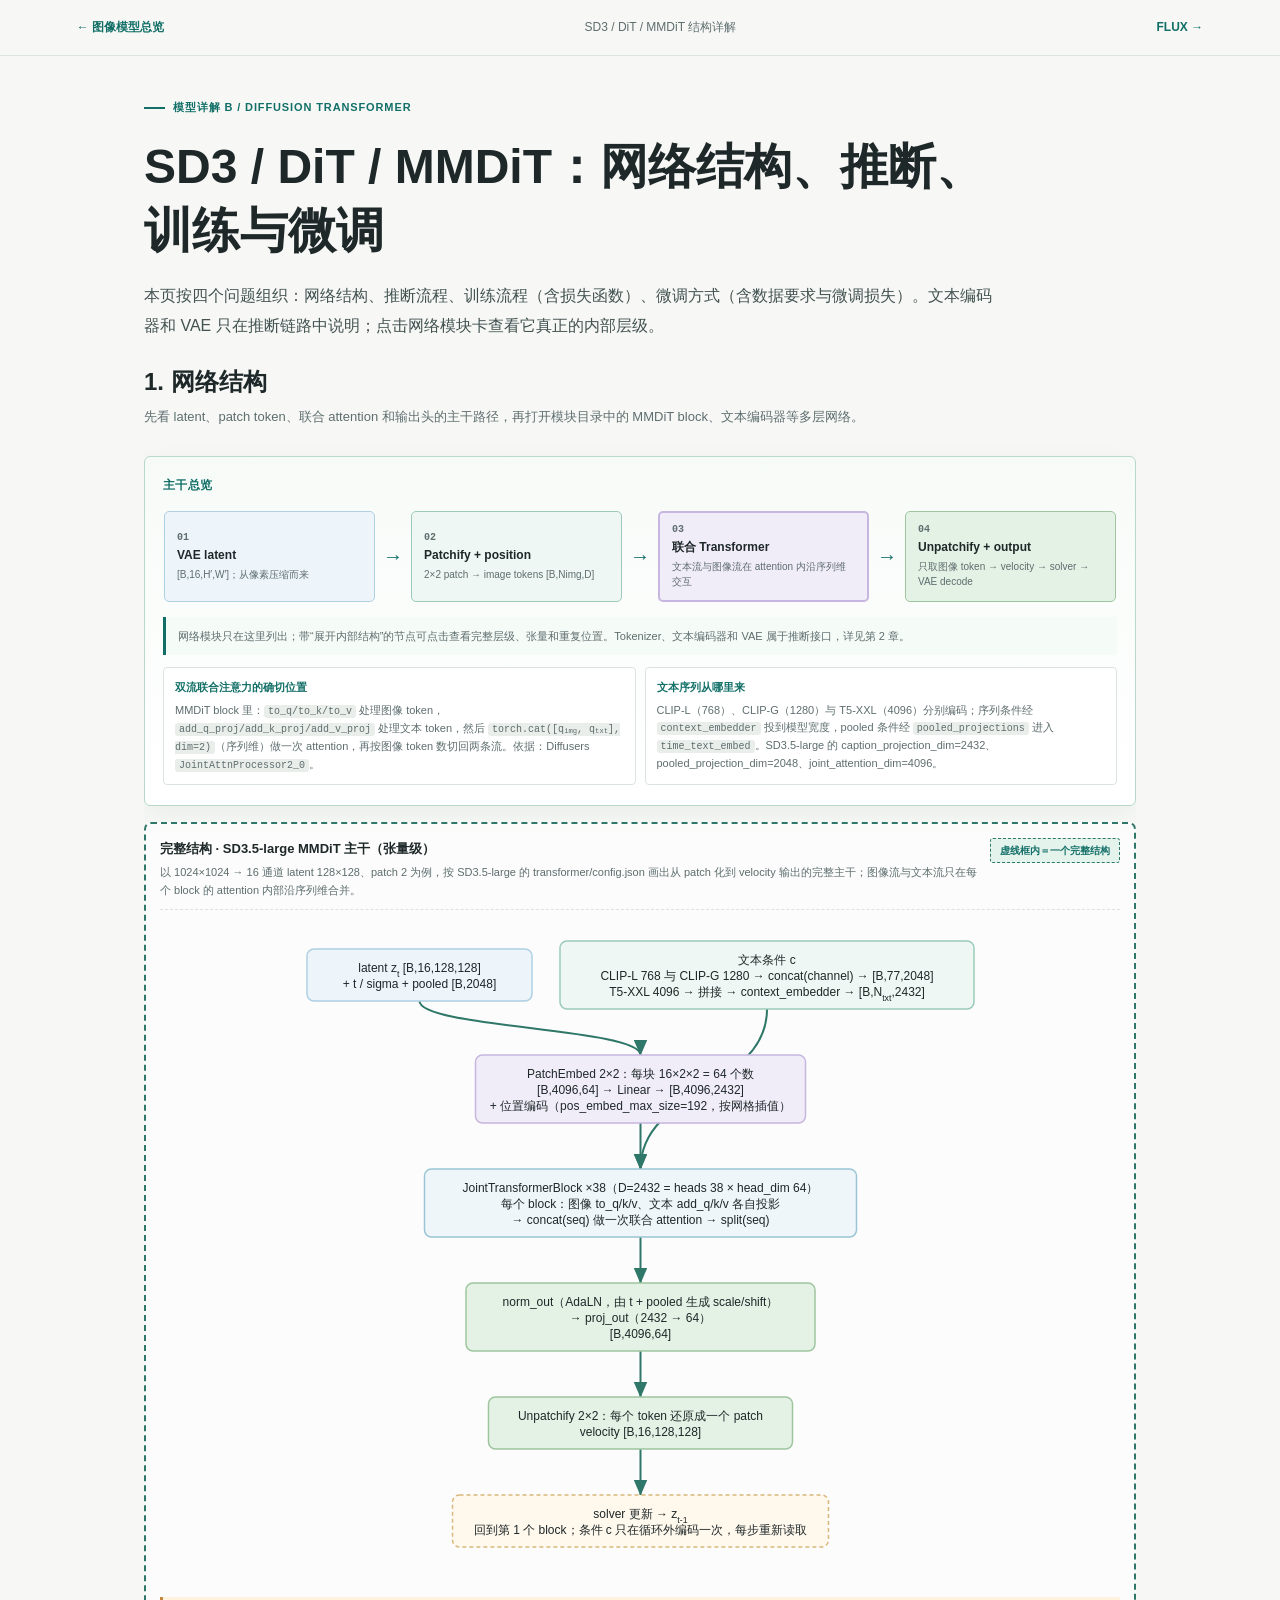
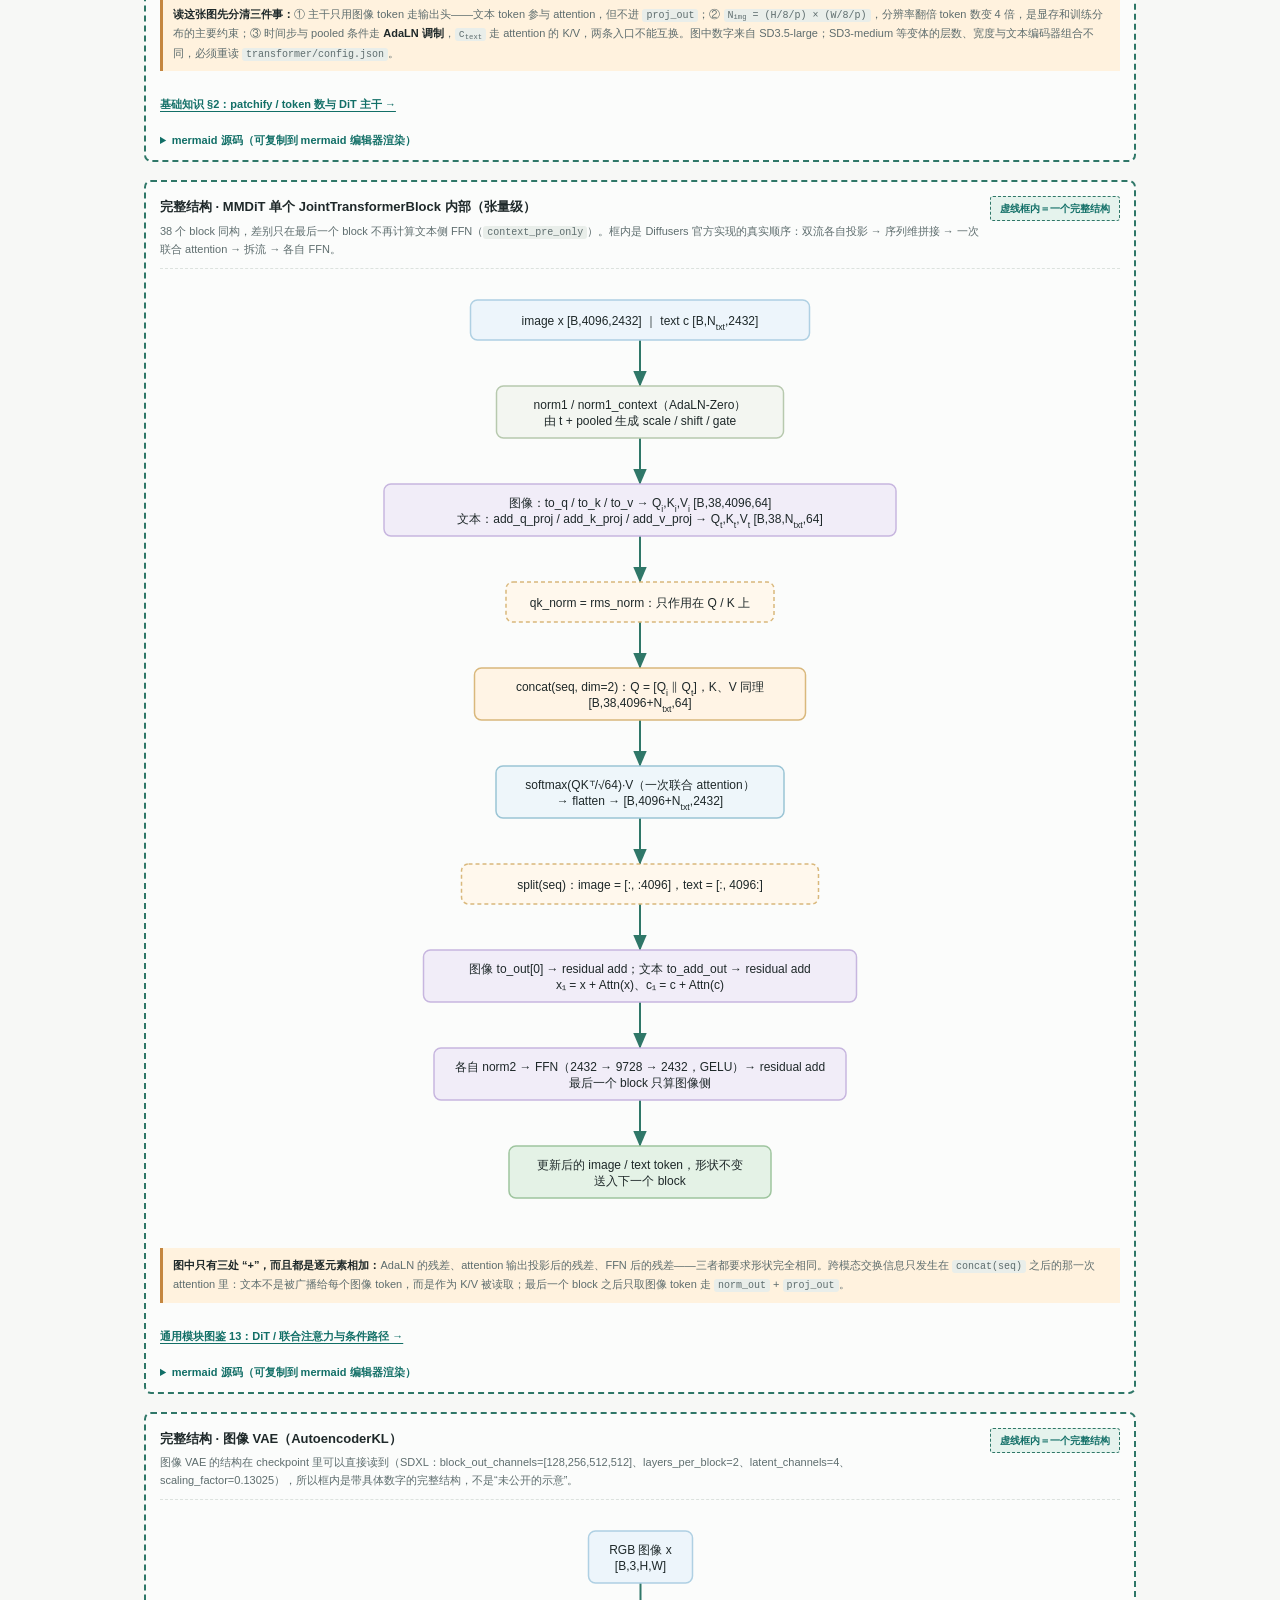
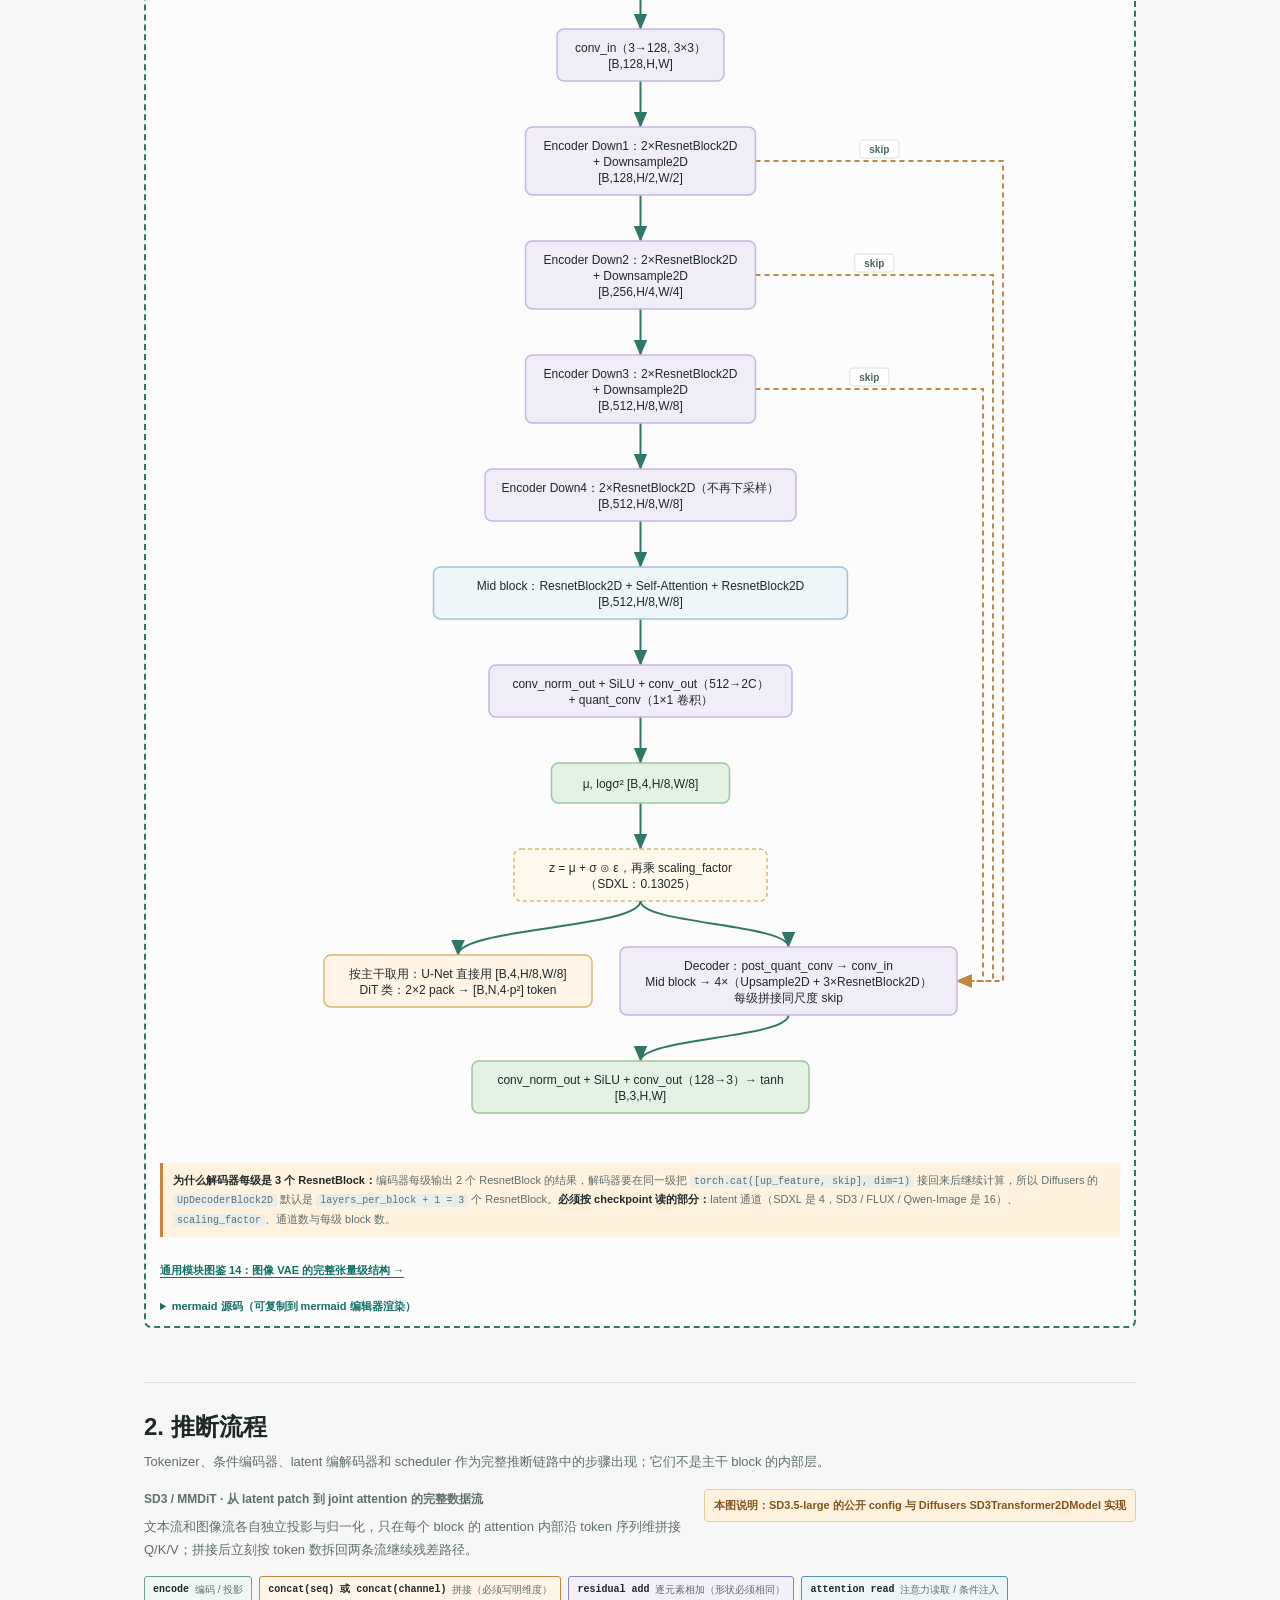
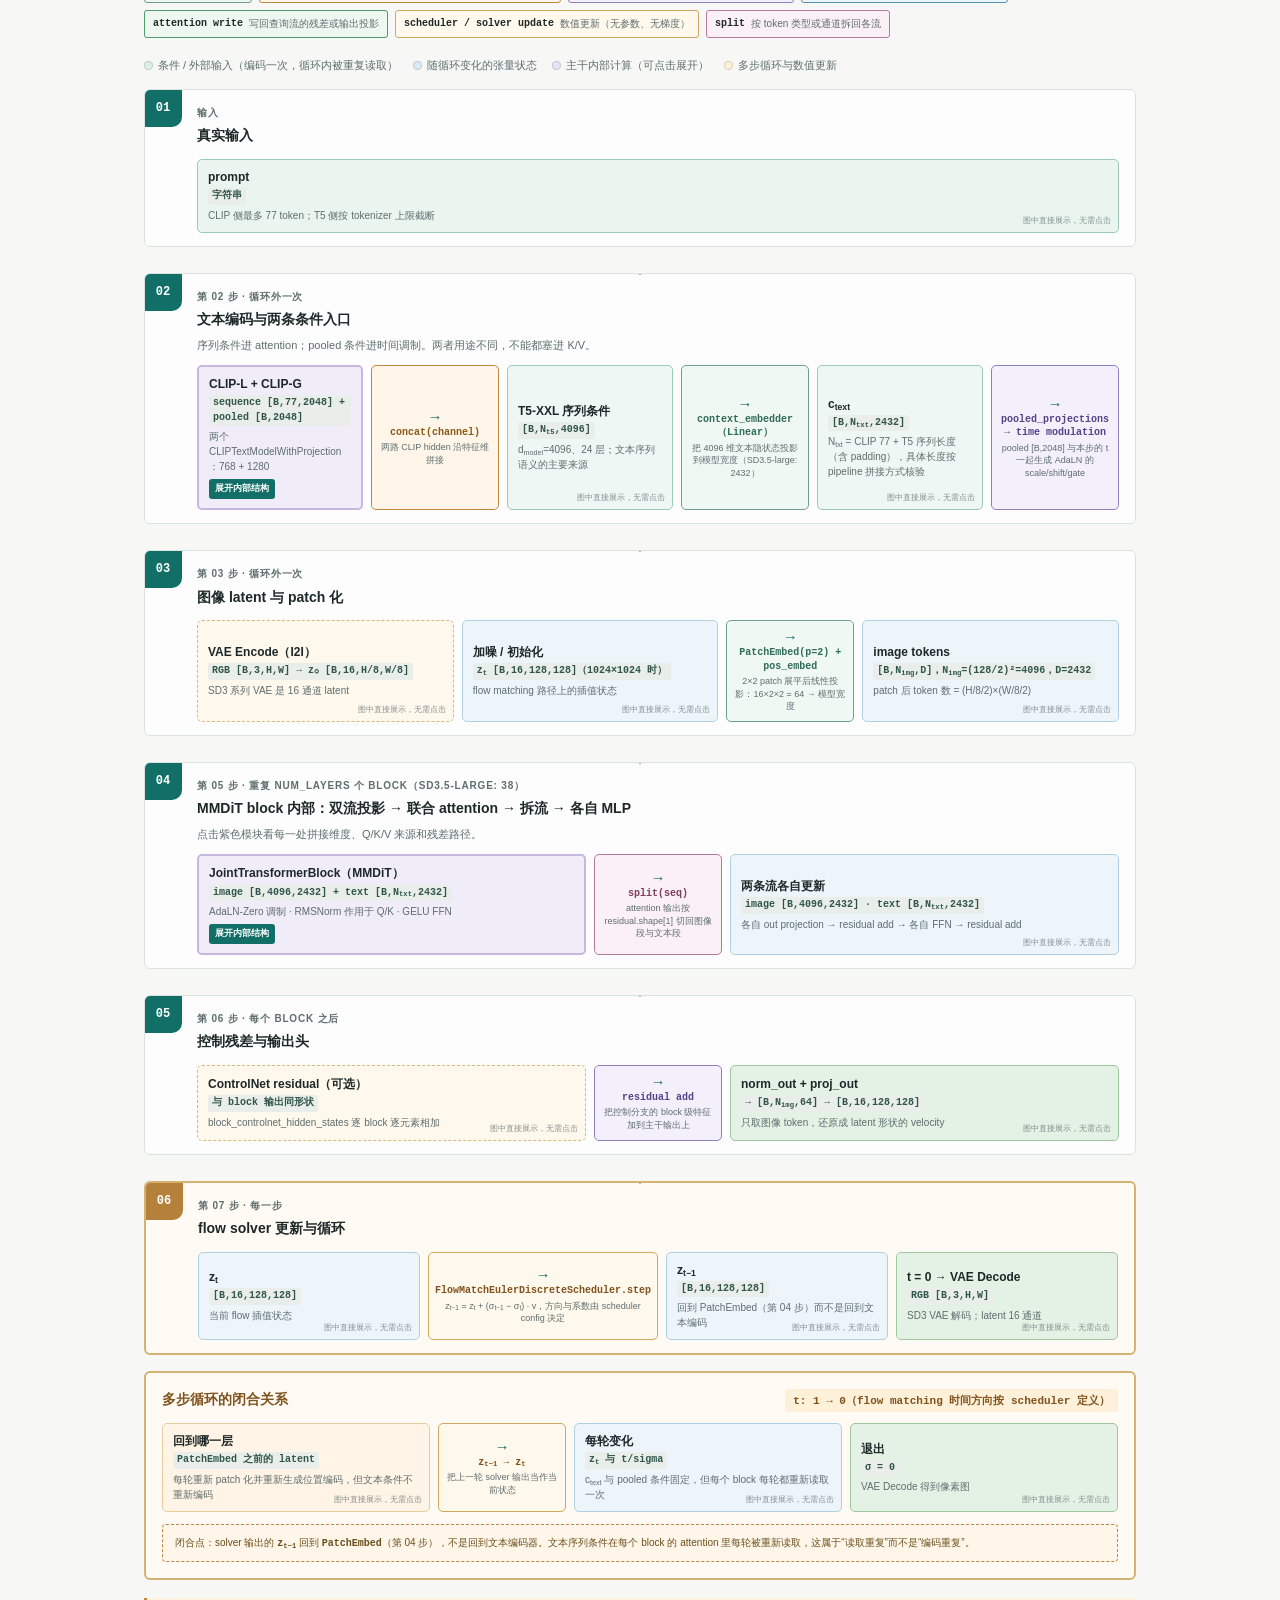
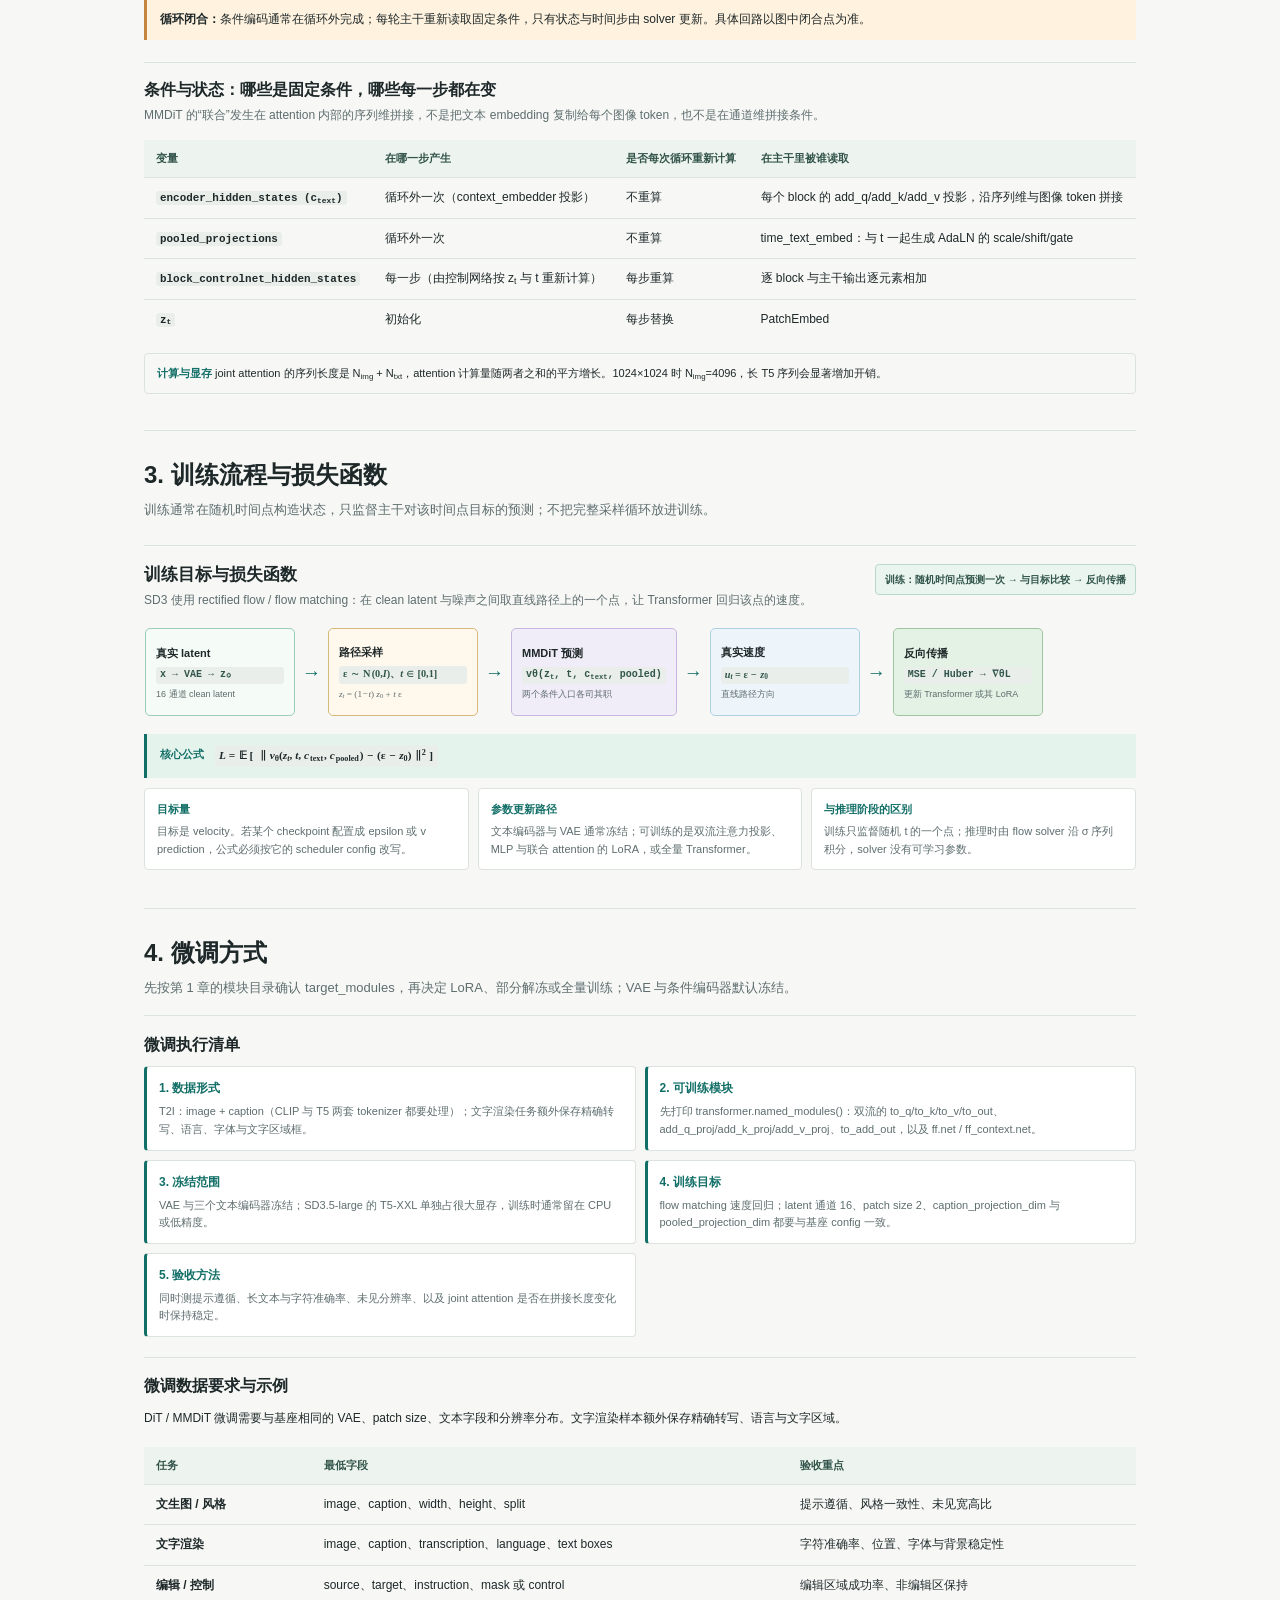
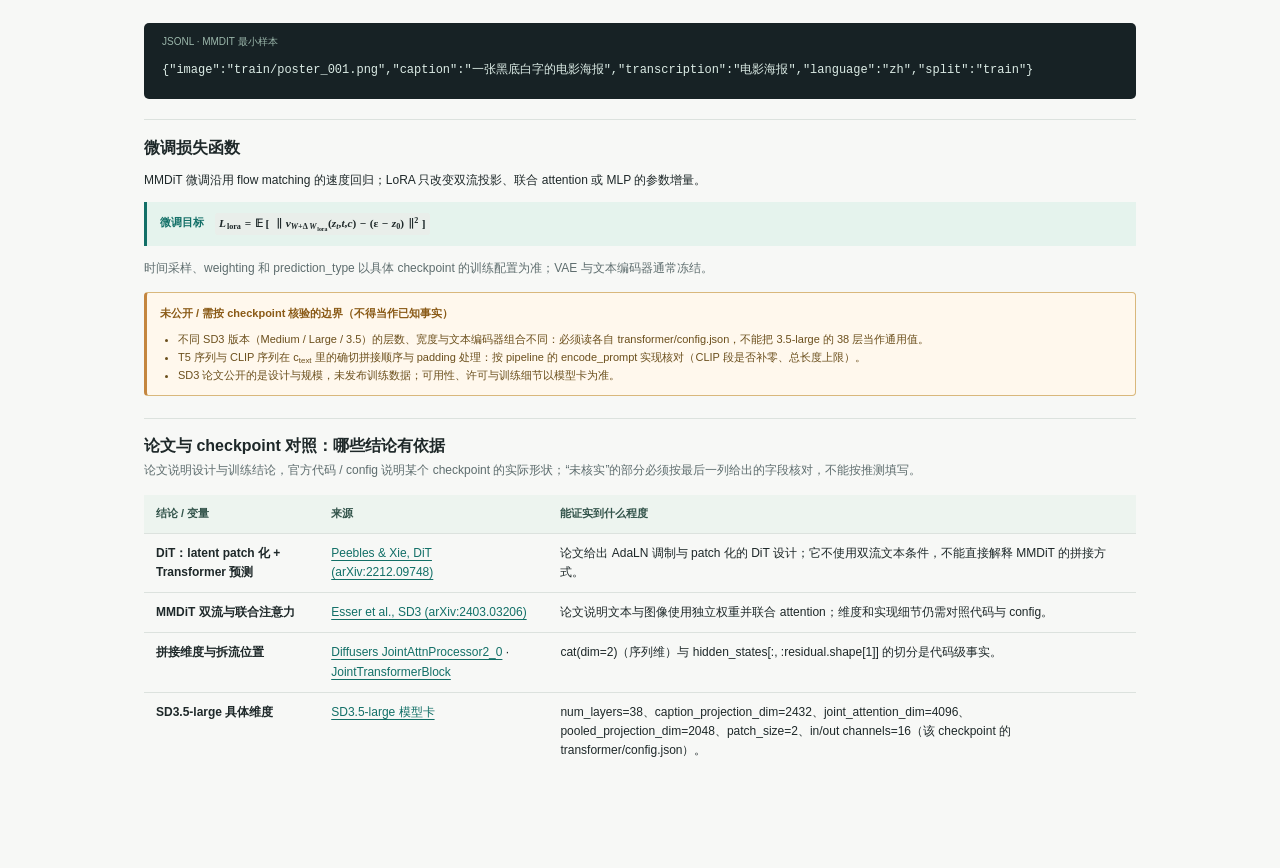
<file: image-dit.html>
<!doctype html>
<html lang="zh-CN">
  <head>
    <meta charset="utf-8" />
    <meta name="viewport" content="width=device-width,initial-scale=1" />
    <title>DiT MMDiT 结构详解 | 生成模型工程手册</title>
    <link rel="stylesheet" href="styles.css" />
    <link rel="stylesheet" href="detail.css" />
  </head>
  <body>
    <div class="detail-top">
      <a href="image-models.html">← 图像模型总览</a>
      <span>SD3 / DiT / MMDiT 结构详解</span>
      <a href="image-flux.html">FLUX →</a>
    </div>
    <main class="detail-reader">
      <div class="eyebrow">模型详解 B / Diffusion Transformer</div>
      <h1>SD3 / DiT / MMDiT：网络结构、推断、训练与微调</h1>
      <p class="lead">本页按四个问题组织：网络结构、推断流程、训练流程（含损失函数）、微调方式（含数据要求与微调损失）。文本编码器和 VAE 只在推断链路中说明；点击网络模块卡查看它真正的内部层级。</p>
      <div class="generated-section page-network" id="network">
        <h2>1. 网络结构</h2>
        <p class="generated-intro">先看 latent、patch token、联合 attention 和输出头的主干路径，再打开模块目录中的 MMDiT block、文本编码器等多层网络。</p>
        <div data-architecture="dit"></div>
        <div class="generic-slot" data-generic="dit-tensor"></div>
        <div class="generic-slot" data-generic="dit-block"></div>
        <div class="generic-slot" data-generic="image-vae"></div>
      </div>
    </main>
    <script src="mathlite.js"></script>
    <script src="mermaid-lite.js"></script>
    <script src="detail.js"></script>
  </body>
</html>
</file>
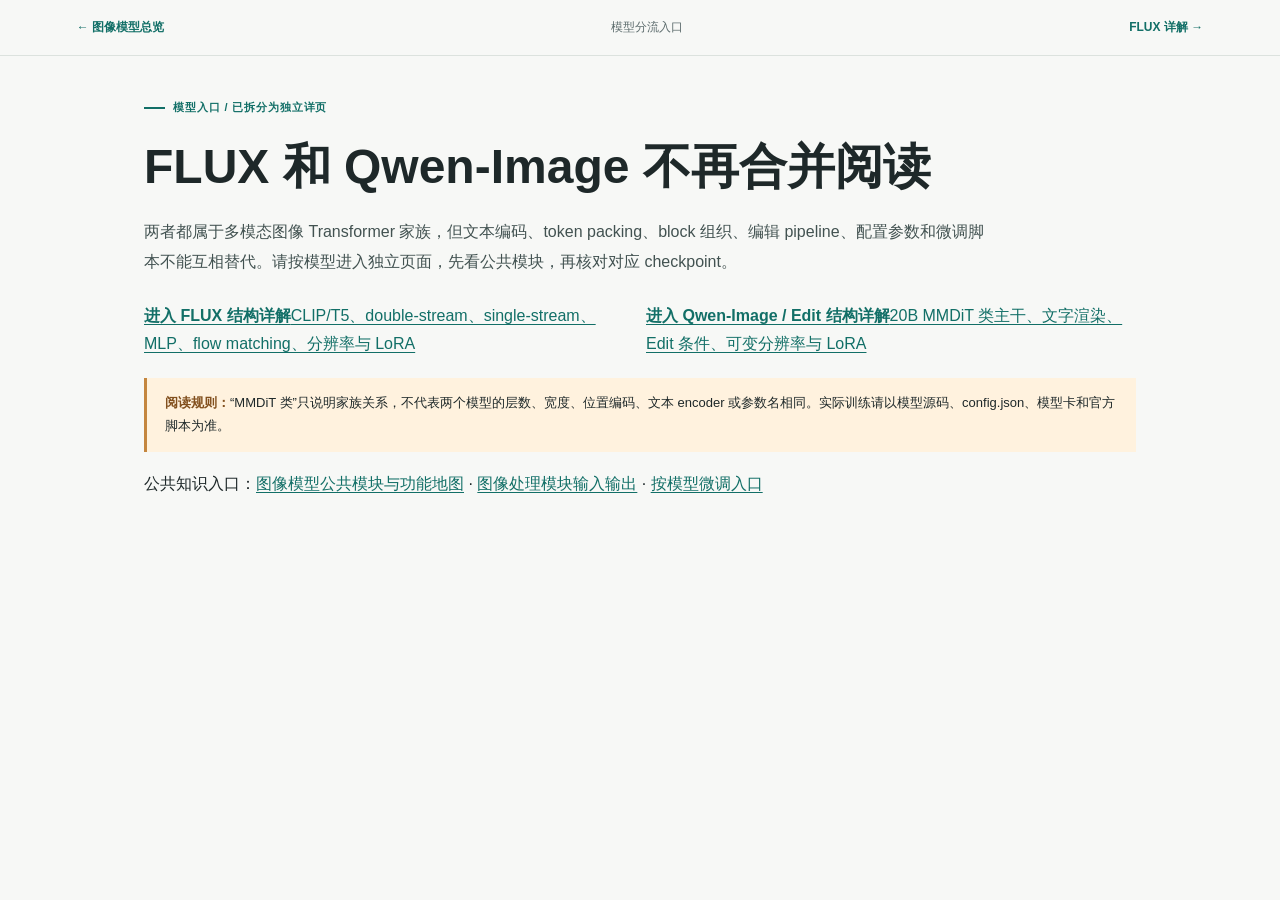
<file: image-flux-qwen.html>
<!doctype html>
<html lang="zh-CN">
  <head>
    <meta charset="utf-8" />
    <meta name="viewport" content="width=device-width,initial-scale=1" />
    <title>FLUX / Qwen-Image 结构入口 | 生成模型工程手册</title>
    <link rel="stylesheet" href="styles.css" />
    <link rel="stylesheet" href="detail.css" />
    <script src="mathlite.js"></script>
    <script src="mermaid-lite.js"></script>
    <script defer src="detail.js"></script>
  </head>
  <body>
    <div class="detail-top">
      <a href="image-models.html">← 图像模型总览</a><span>模型分流入口</span
      ><a href="image-flux.html">FLUX 详解 →</a>
    </div>
    <main class="detail-reader">
      <div class="eyebrow">模型入口 / 已拆分为独立详页</div>
      <h1>FLUX 和 Qwen-Image 不再合并阅读</h1>
      <p class="lead">
        两者都属于多模态图像 Transformer 家族，但文本编码、token packing、block
        组织、编辑
        pipeline、配置参数和微调脚本不能互相替代。请按模型进入独立页面，先看公共模块，再核对对应
        checkpoint。
      </p>
      <div class="detail-cards">
        <a href="image-flux.html"
          ><strong>进入 FLUX 结构详解</strong
          ><span
            >CLIP/T5、double-stream、single-stream、MLP、flow matching、分辨率与
            LoRA</span
          ></a
        ><a href="image-qwen.html"
          ><strong>进入 Qwen-Image / Edit 结构详解</strong
          ><span
            >20B MMDiT 类主干、文字渲染、Edit 条件、可变分辨率与 LoRA</span
          ></a
        >
      </div>
      <div class="callout">
        <strong>阅读规则：</strong>“MMDiT
        类”只说明家族关系，不代表两个模型的层数、宽度、位置编码、文本 encoder
        或参数名相同。实际训练请以模型源码、config.json、模型卡和官方脚本为准。
      </div>
      <p>
        公共知识入口：<a href="image-models.html">图像模型公共模块与功能地图</a>
        · <a href="image-modules.html">图像处理模块输入输出</a> ·
        <a href="index.html#finetune">按模型微调入口</a>
      </p>
    </main>
  </body>
</html>
</file>
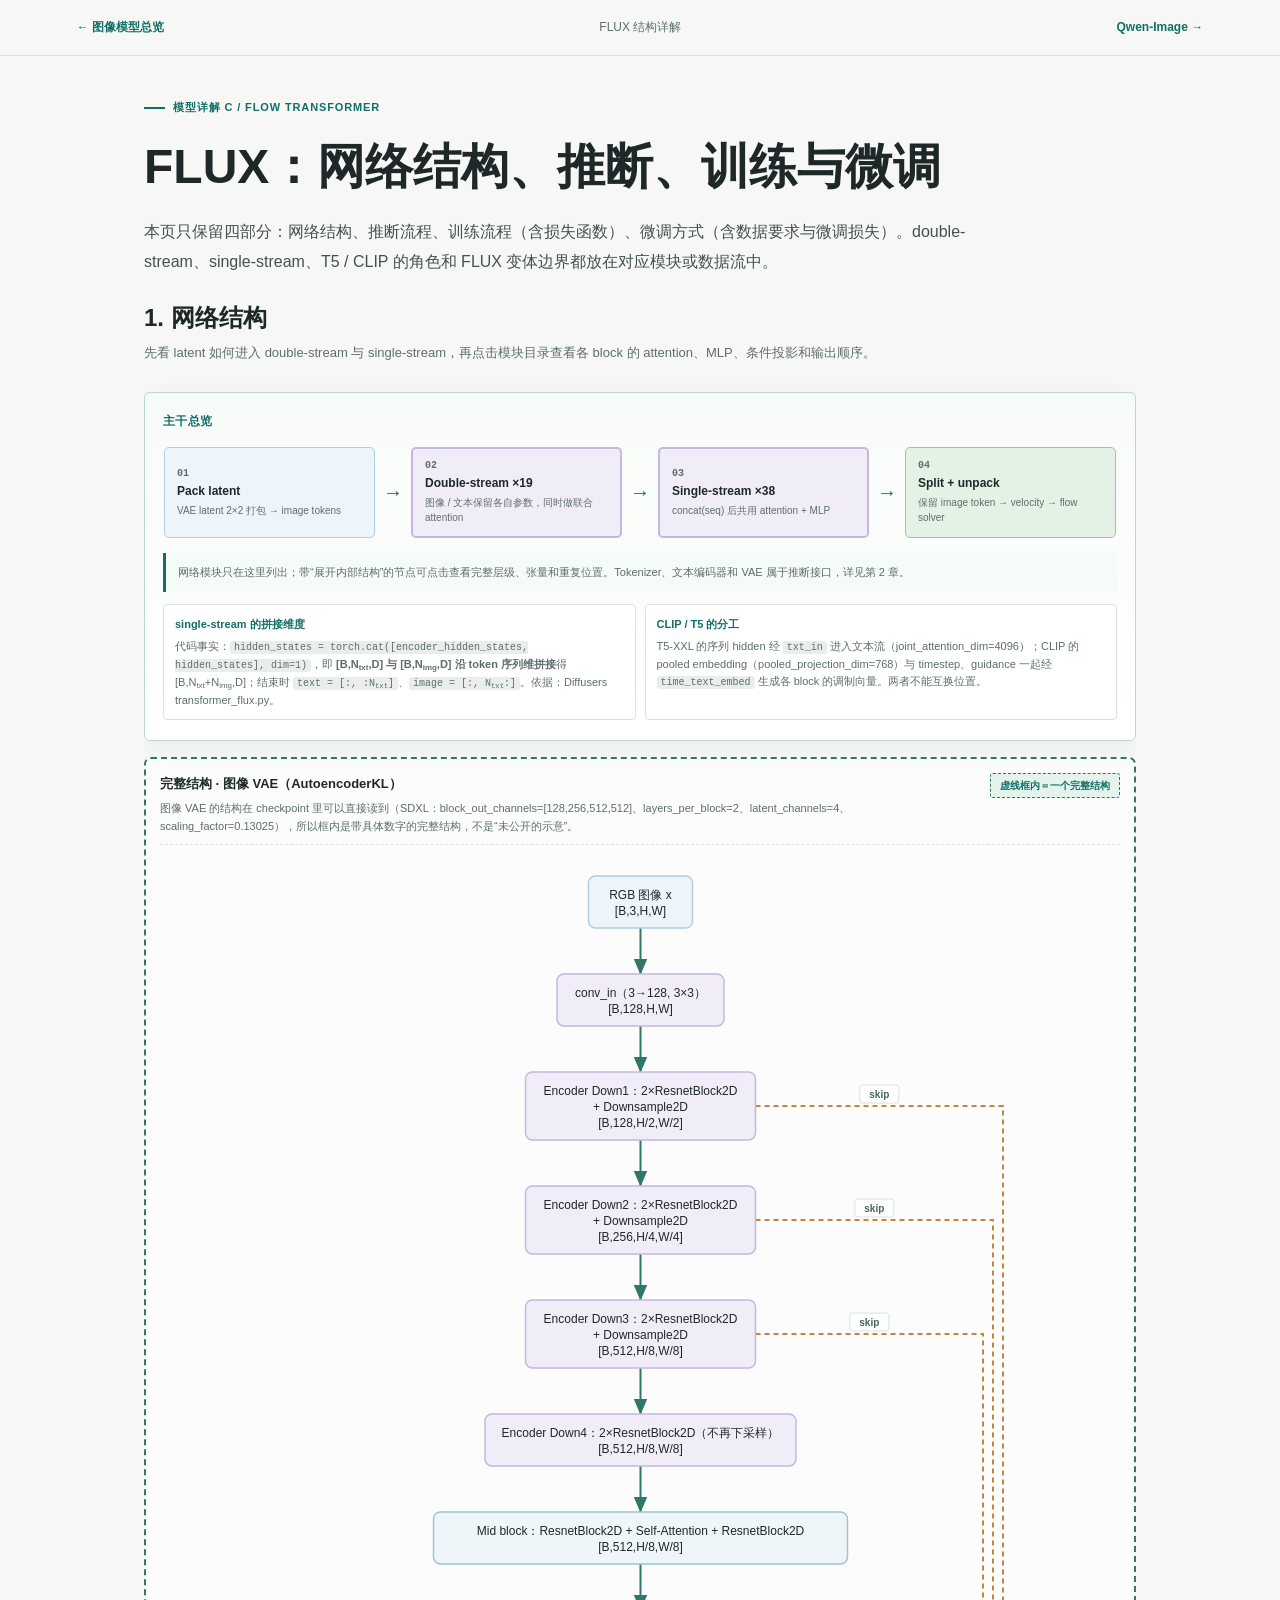
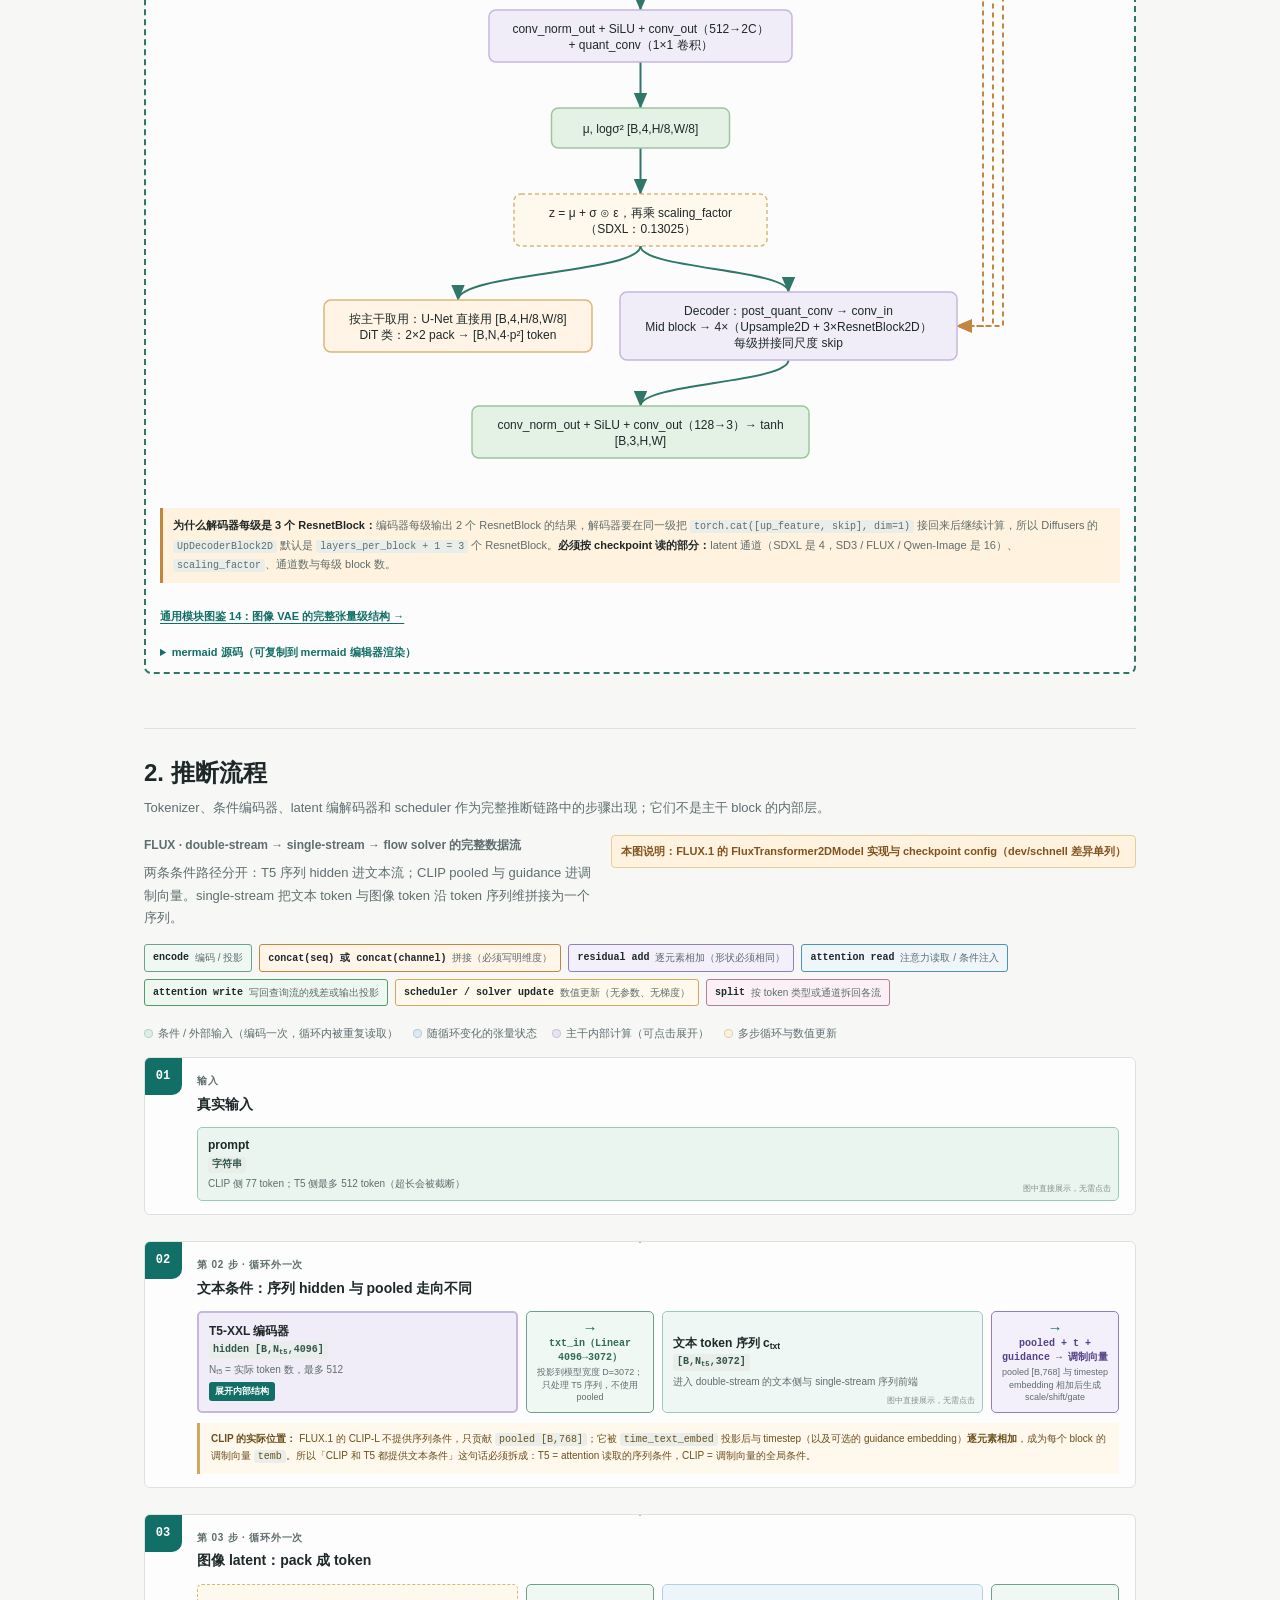
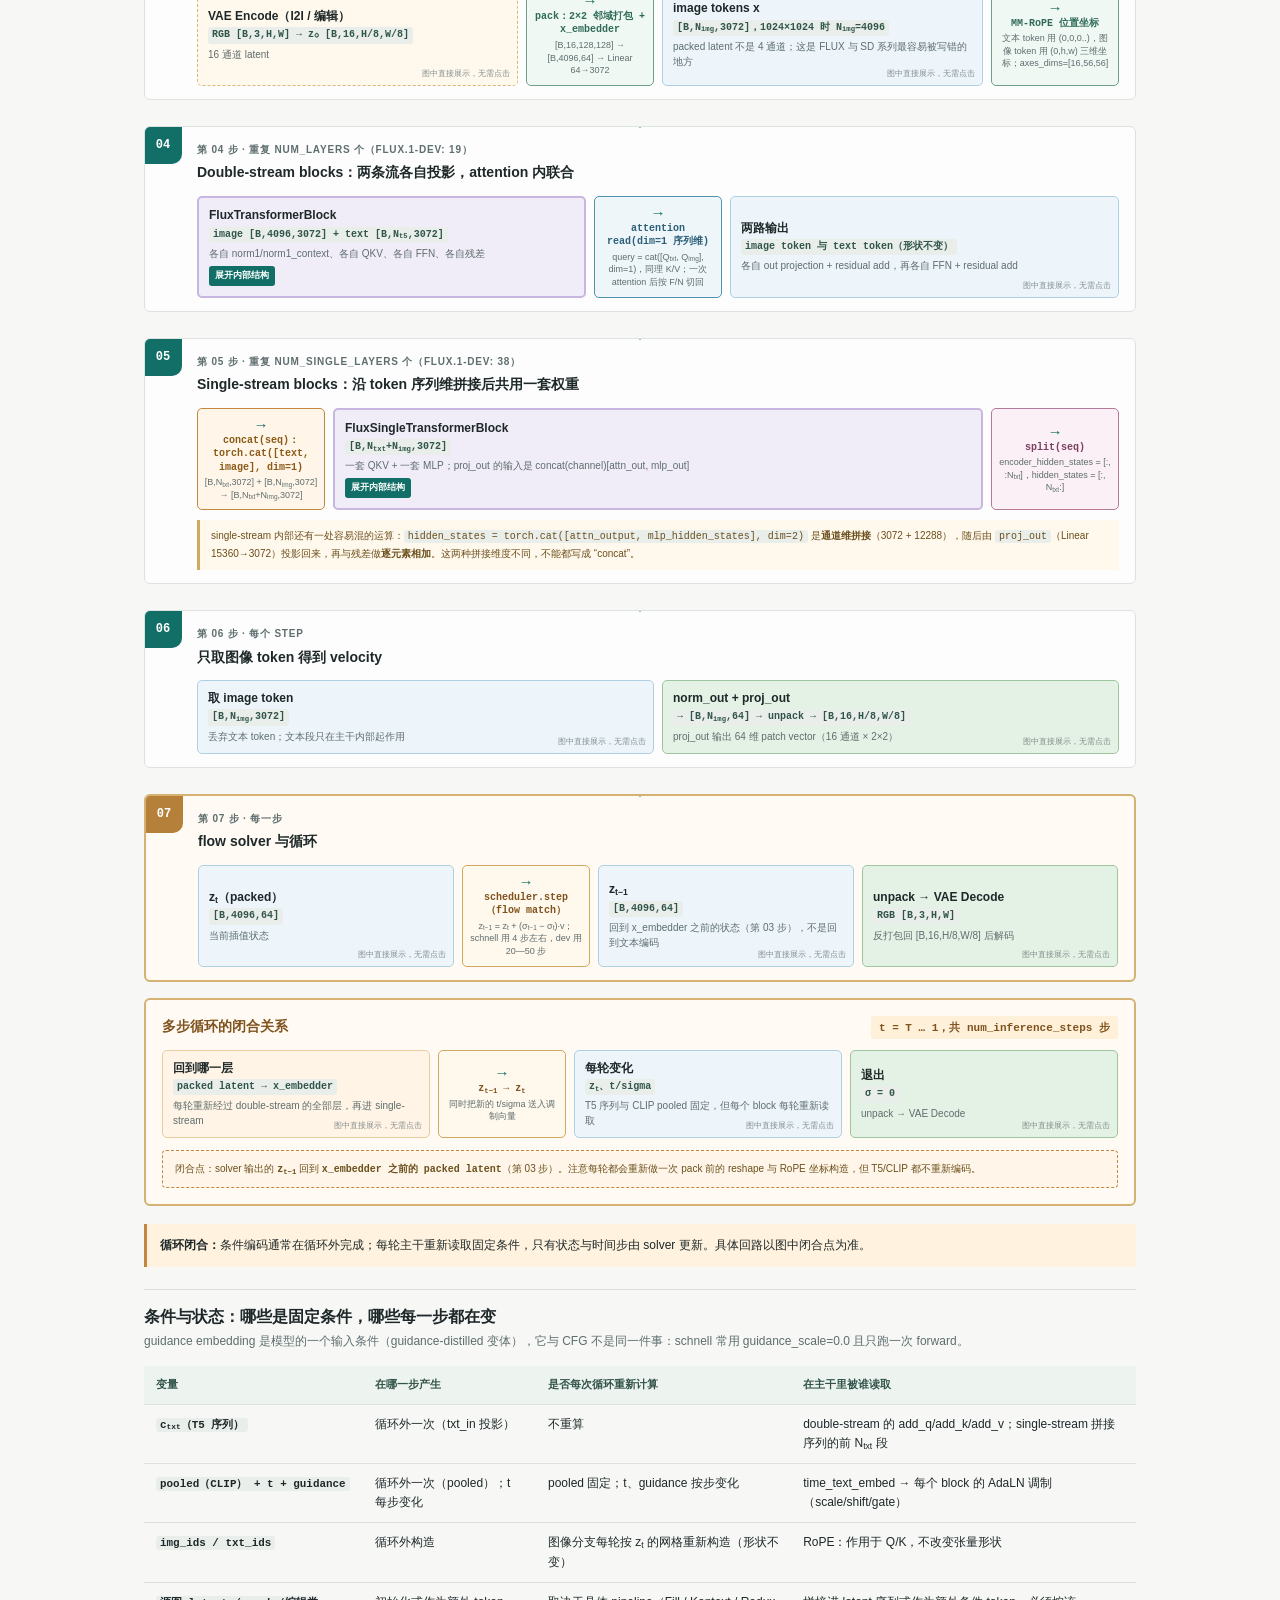
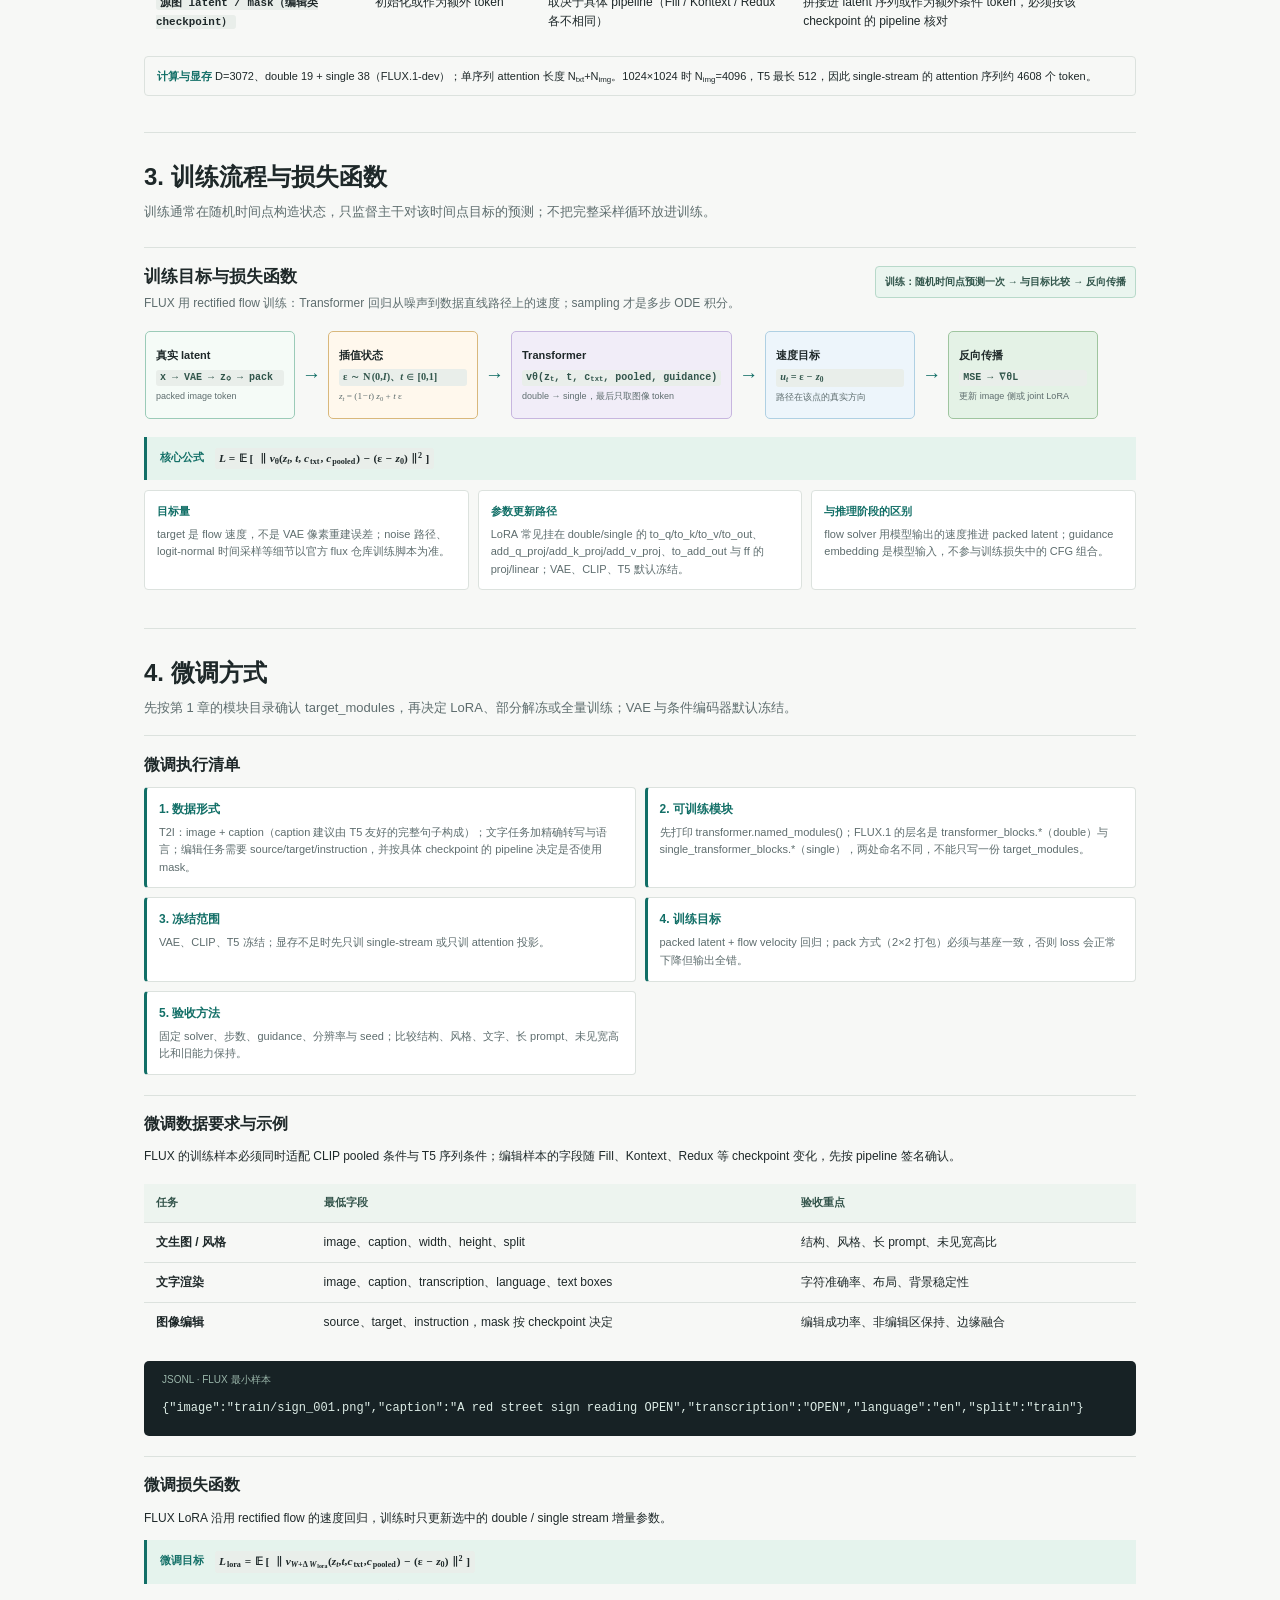
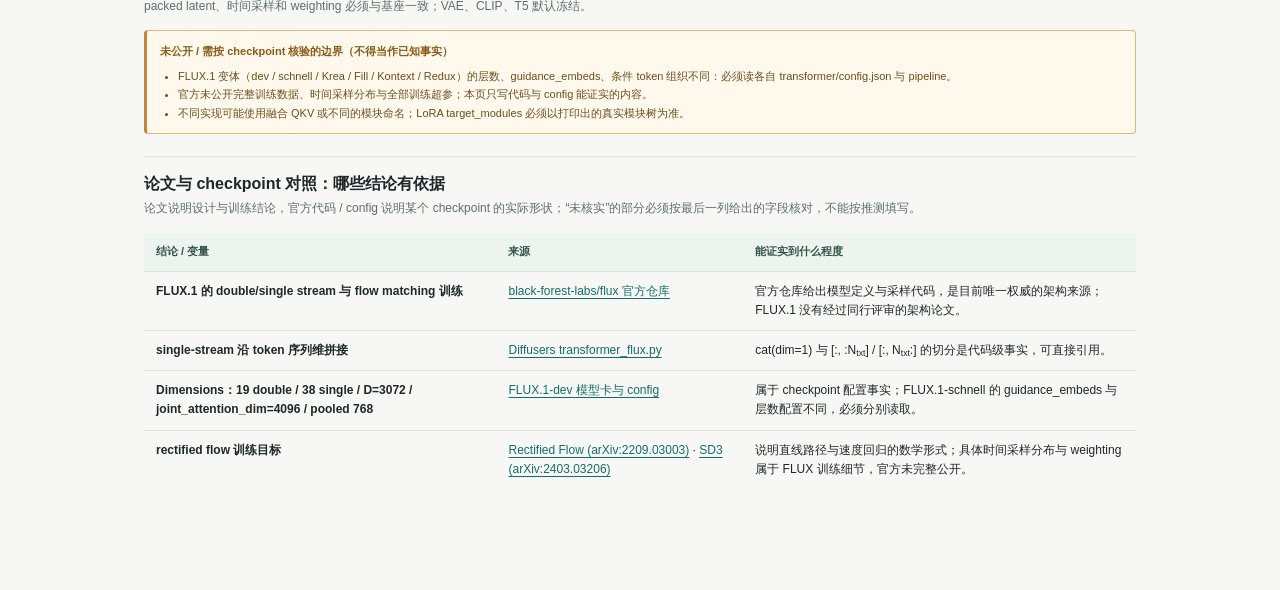
<file: image-flux.html>
<!doctype html>
<html lang="zh-CN">
  <head>
    <meta charset="utf-8" />
    <meta name="viewport" content="width=device-width,initial-scale=1" />
    <title>FLUX 结构详解 | 生成模型工程手册</title>
    <link rel="stylesheet" href="styles.css" />
    <link rel="stylesheet" href="detail.css" />
  </head>
  <body>
    <div class="detail-top">
      <a href="image-models.html">← 图像模型总览</a><span>FLUX 结构详解</span><a href="image-qwen.html">Qwen-Image →</a>
    </div>
    <main class="detail-reader">
      <div class="eyebrow">模型详解 C / Flow Transformer</div>
      <h1>FLUX：网络结构、推断、训练与微调</h1>
      <p class="lead">本页只保留四部分：网络结构、推断流程、训练流程（含损失函数）、微调方式（含数据要求与微调损失）。double-stream、single-stream、T5 / CLIP 的角色和 FLUX 变体边界都放在对应模块或数据流中。</p>
      <div class="generated-section page-network" id="network">
        <h2>1. 网络结构</h2>
        <p class="generated-intro">先看 latent 如何进入 double-stream 与 single-stream，再点击模块目录查看各 block 的 attention、MLP、条件投影和输出顺序。</p>
        <div data-architecture="flux"></div>
        <div class="generic-slot" data-generic="image-vae"></div>
      </div>
    </main>
    <script src="mathlite.js"></script>
    <script src="mermaid-lite.js"></script>
    <script src="detail.js"></script>
  </body>
</html>
</file>
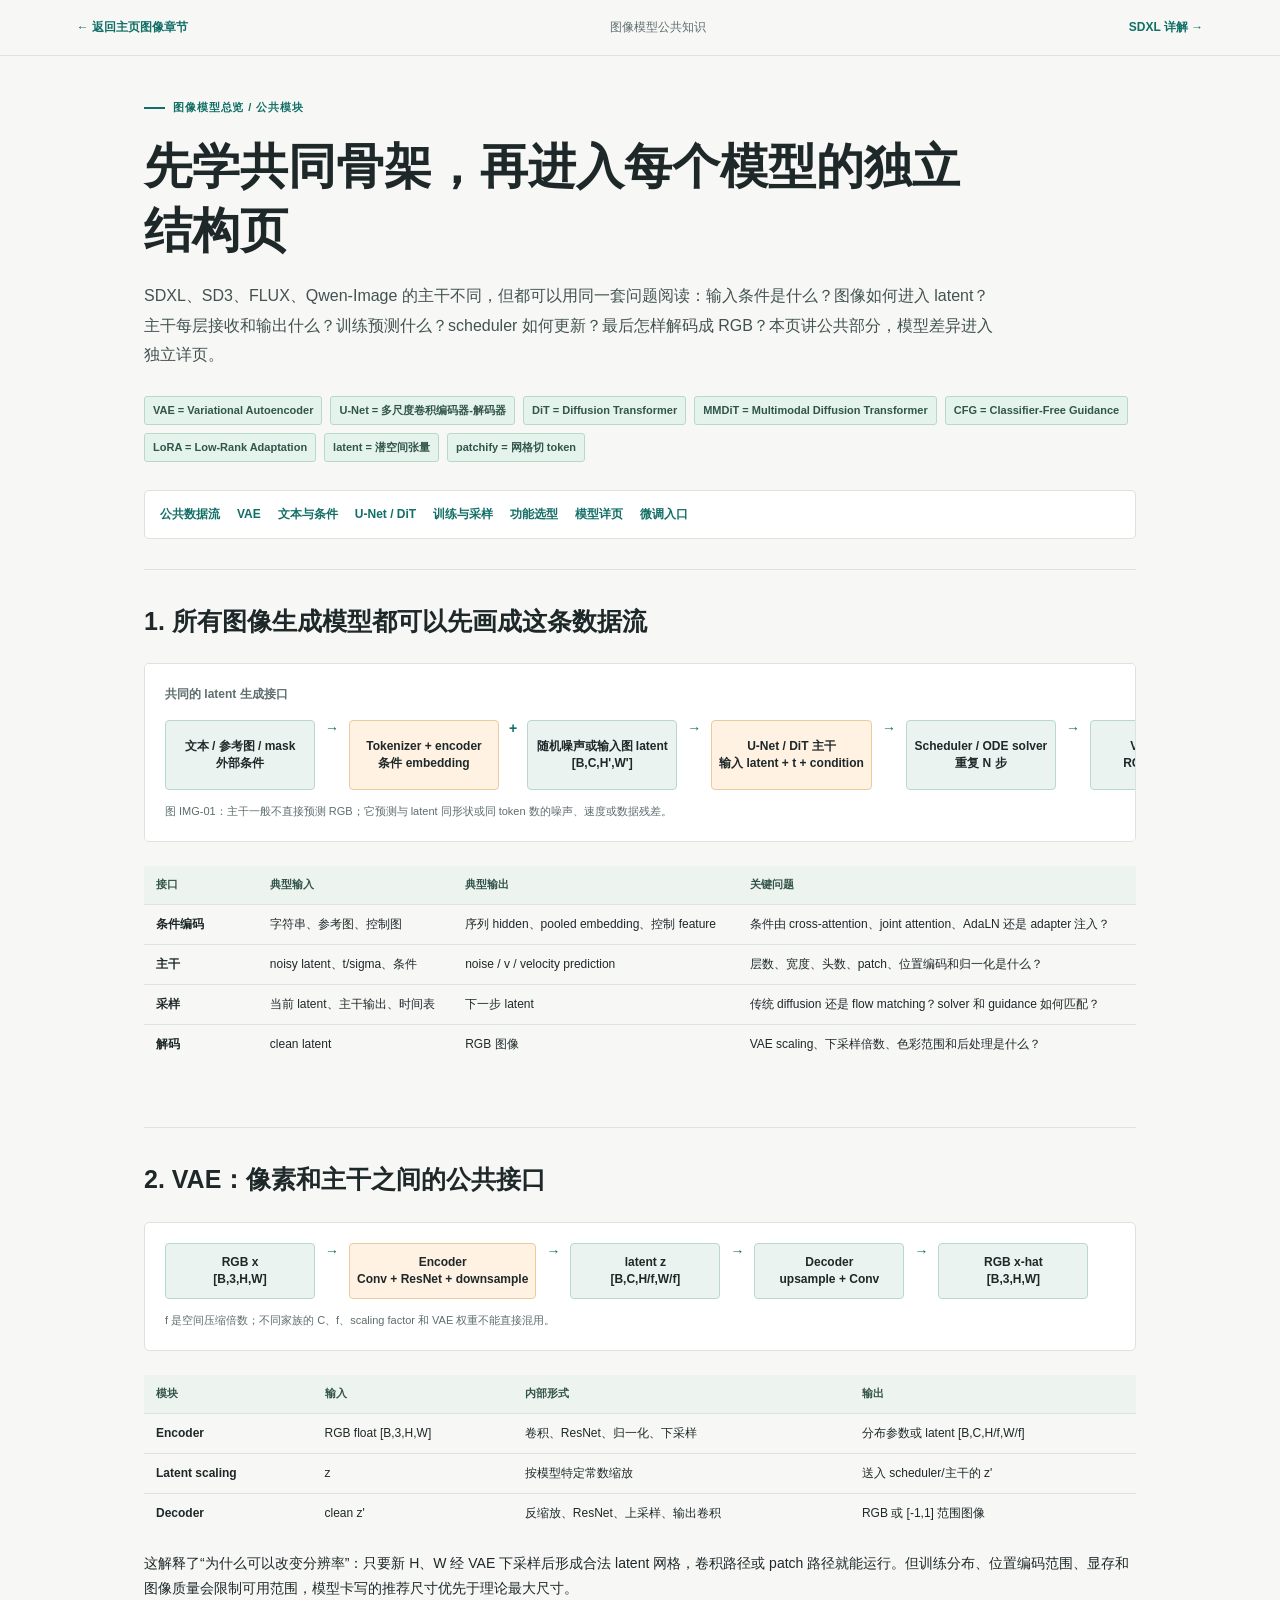
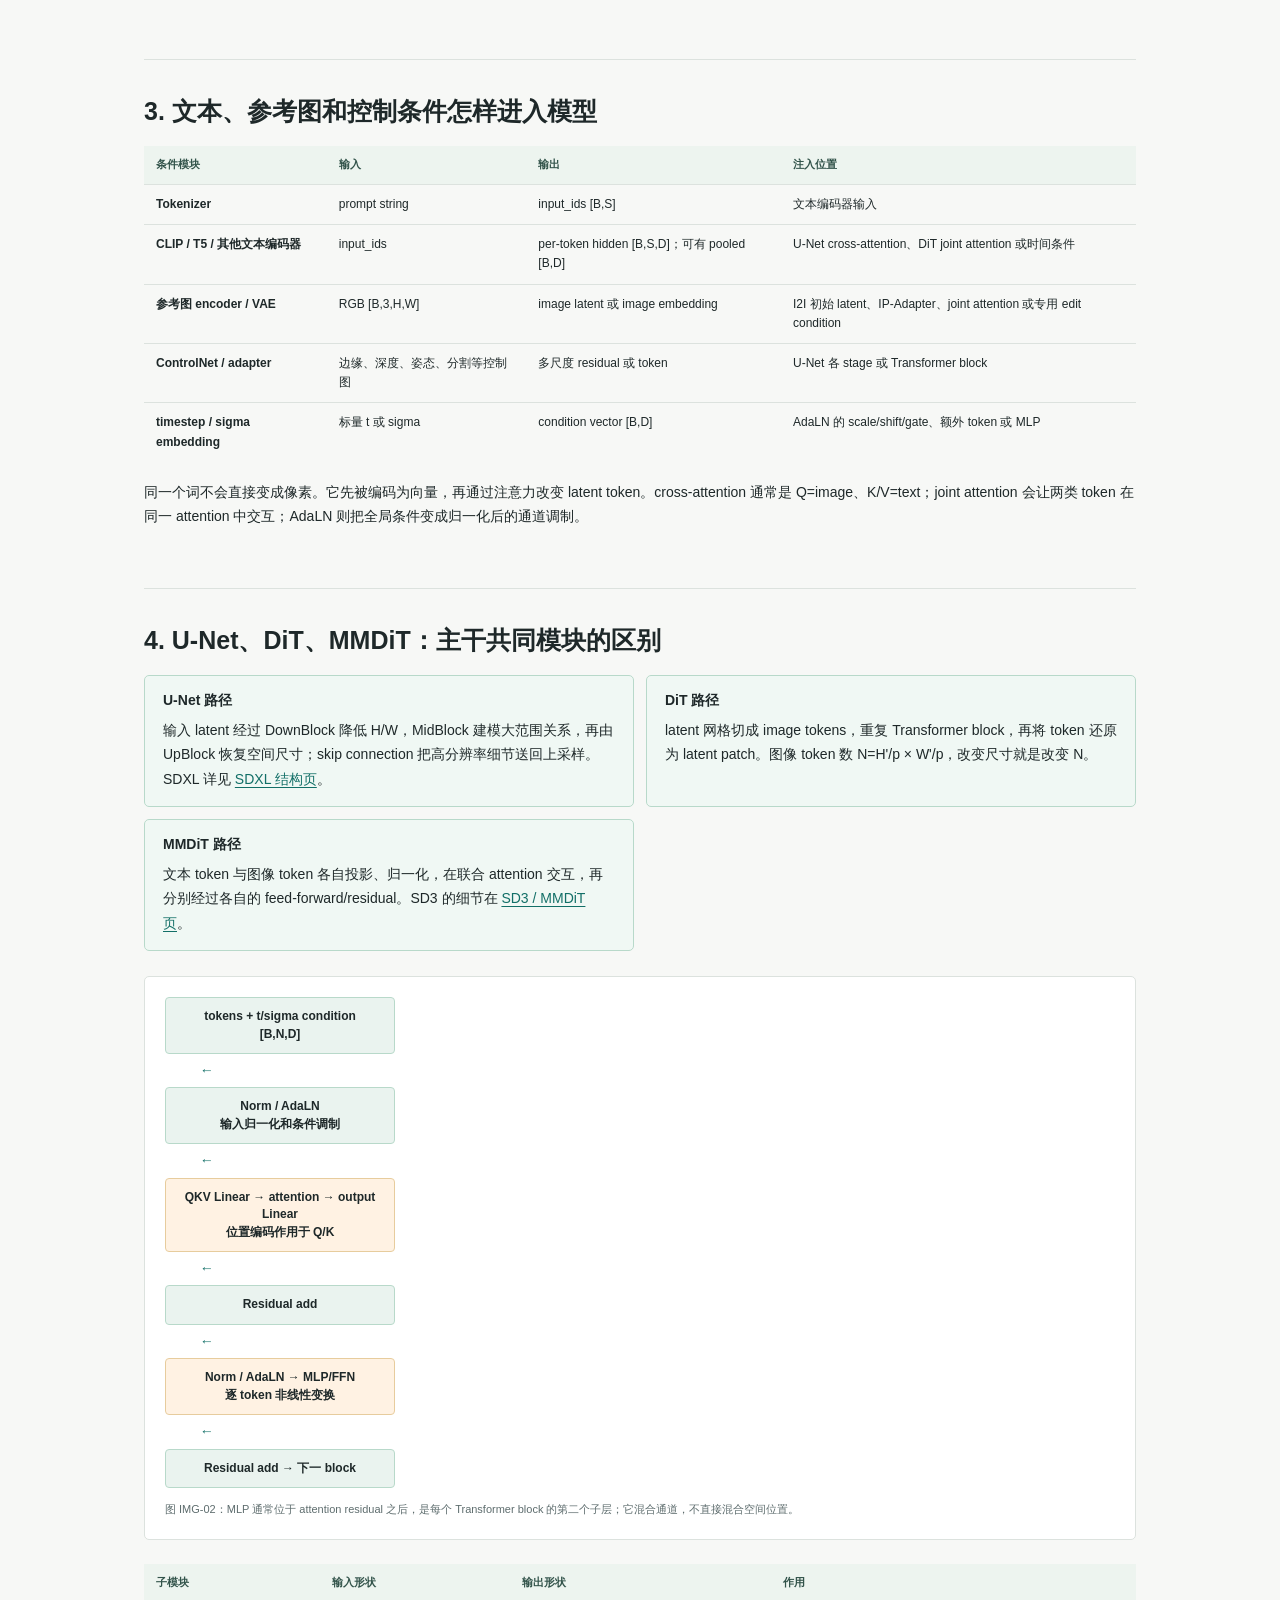
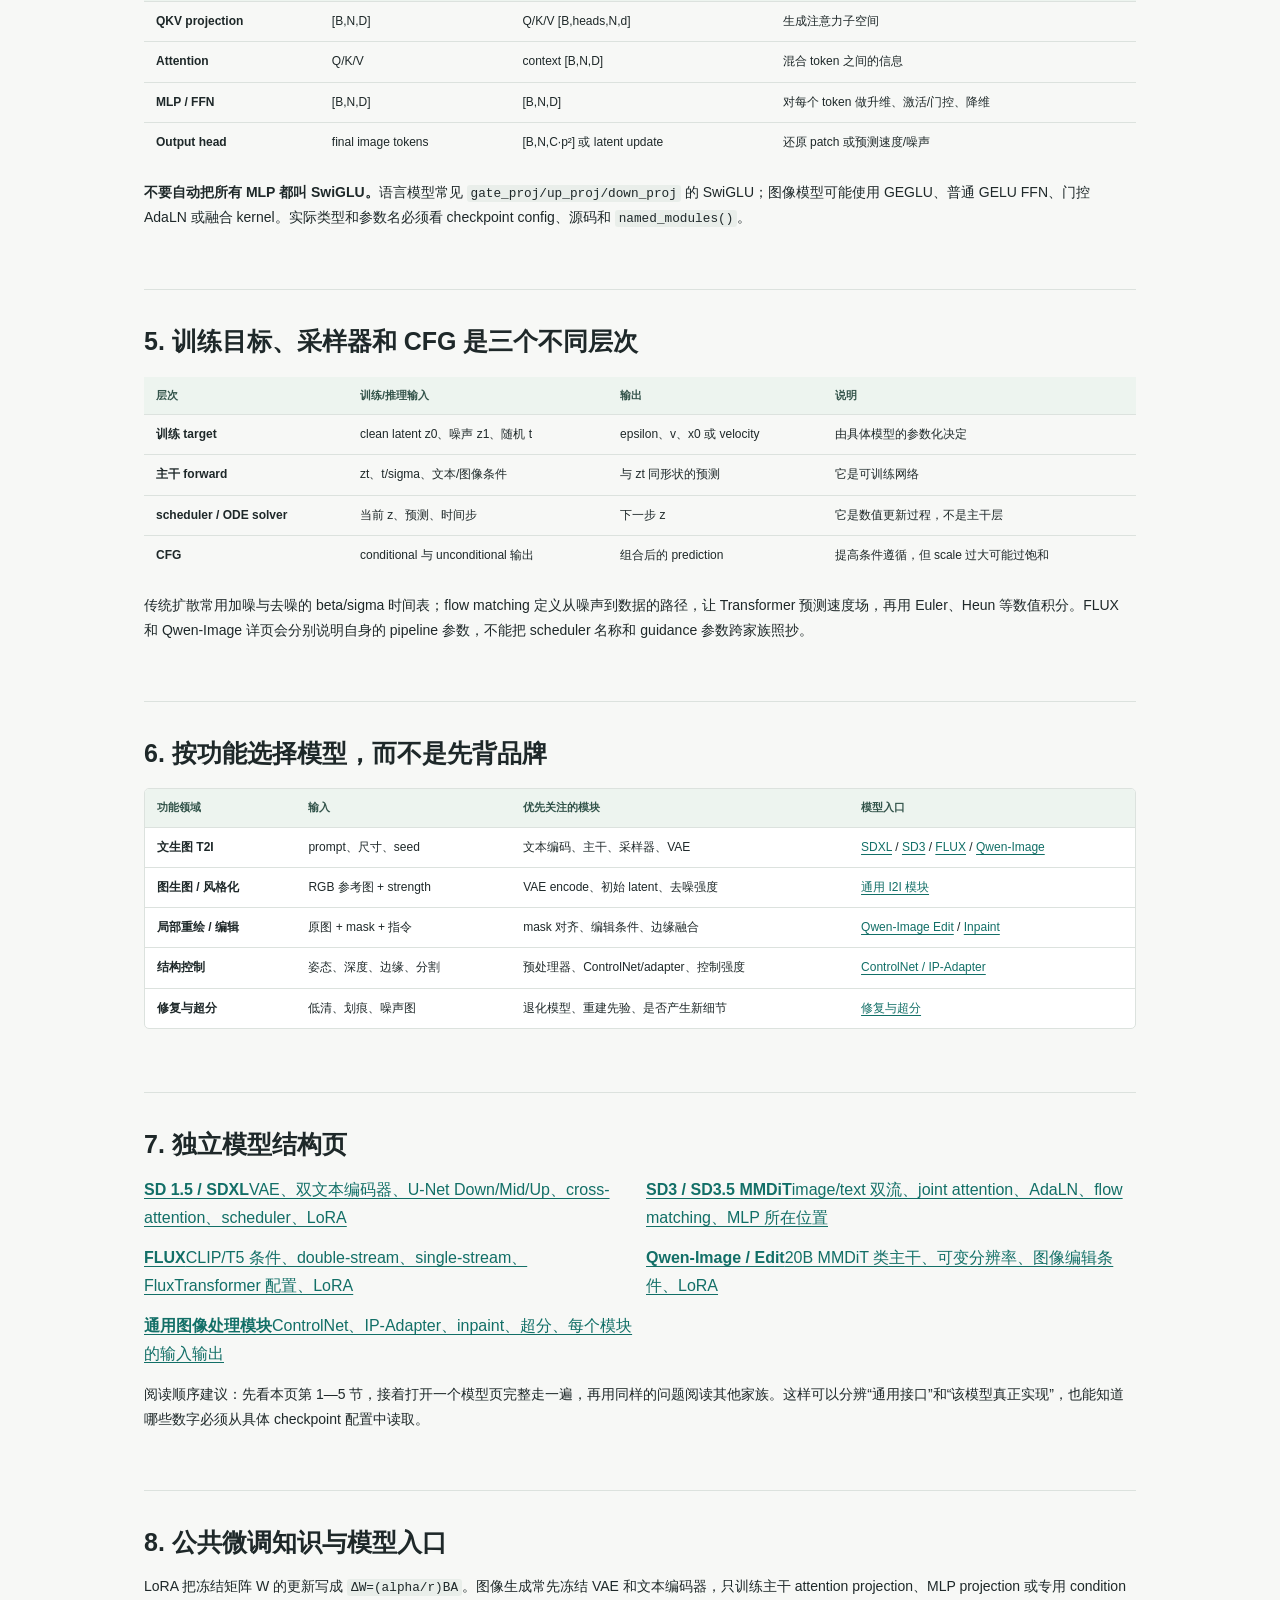
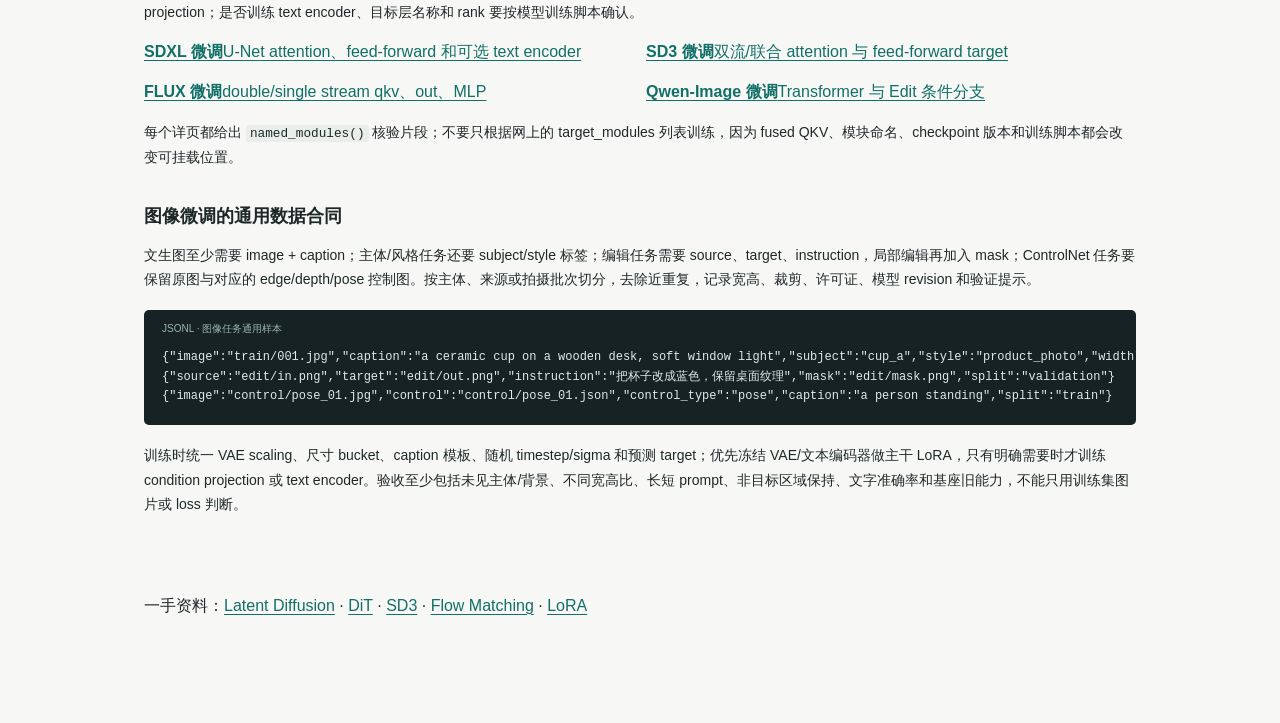
<file: image-models.html>
<!doctype html>
<html lang="zh-CN">
  <head>
    <meta charset="utf-8" />
    <meta name="viewport" content="width=device-width,initial-scale=1" />
    <title>图像模型总览：公共模块与模型入口 | 生成模型工程手册</title>
    <link rel="stylesheet" href="styles.css" />
    <link rel="stylesheet" href="detail.css" />
    <script src="mathlite.js"></script>
    <script src="mermaid-lite.js"></script>
    <script defer src="detail.js"></script>
  </head>
  <body>
    <div class="detail-top">
      <a href="index.html#image-models">← 返回主页图像章节</a
      ><span>图像模型公共知识</span><a href="image-sdxl.html">SDXL 详解 →</a>
    </div>
    <main class="detail-reader">
      <div class="eyebrow">图像模型总览 / 公共模块</div>
      <h1>先学共同骨架，再进入每个模型的独立结构页</h1>
      <p class="lead">
        SDXL、SD3、FLUX、Qwen-Image
        的主干不同，但都可以用同一套问题阅读：输入条件是什么？图像如何进入
        latent？主干每层接收和输出什么？训练预测什么？scheduler
        如何更新？最后怎样解码成 RGB？本页讲公共部分，模型差异进入独立详页。
      </p>
      <div class="detail-terms">
        <b>VAE = Variational Autoencoder</b
        ><b>U-Net = 多尺度卷积编码器-解码器</b><b>DiT = Diffusion Transformer</b
        ><b>MMDiT = Multimodal Diffusion Transformer</b
        ><b>CFG = Classifier-Free Guidance</b><b>LoRA = Low-Rank Adaptation</b
        ><b>latent = 潜空间张量</b><b>patchify = 网格切 token</b>
      </div>
      <nav class="detail-nav" aria-label="本页目录">
        <a href="#common-flow">公共数据流</a><a href="#vae">VAE</a
        ><a href="#condition">文本与条件</a><a href="#backbones">U-Net / DiT</a
        ><a href="#sampling">训练与采样</a><a href="#functions">功能选型</a
        ><a href="#model-pages">模型详页</a><a href="#finetune">微调入口</a>
      </nav>

      <section class="detail-section" id="common-flow">
        <h2>1. 所有图像生成模型都可以先画成这条数据流</h2>
        <div class="arch-diagram">
          <div class="arch-title">共同的 latent 生成接口</div>
          <div class="flow wide">
            <div class="node">文本 / 参考图 / mask<br />外部条件</div>
            <b class="arrow">→</b>
            <div class="node alt">Tokenizer + encoder<br />条件 embedding</div>
            <b class="arrow">+</b>
            <div class="node">随机噪声或输入图 latent<br />[B,C,H',W']</div>
            <b class="arrow">→</b>
            <div class="node alt">
              U-Net / DiT 主干<br />输入 latent + t + condition
            </div>
            <b class="arrow">→</b>
            <div class="node">Scheduler / ODE solver<br />重复 N 步</div>
            <b class="arrow">→</b>
            <div class="node output">VAE decode<br />RGB [B,3,H,W]</div>
          </div>
          <figcaption>
            图 IMG-01：主干一般不直接预测 RGB；它预测与 latent 同形状或同 token
            数的噪声、速度或数据残差。
          </figcaption>
        </div>
        <div class="io-table">
          <table>
            <tr>
              <th>接口</th>
              <th>典型输入</th>
              <th>典型输出</th>
              <th>关键问题</th>
            </tr>
            <tr>
              <td>条件编码</td>
              <td>字符串、参考图、控制图</td>
              <td>序列 hidden、pooled embedding、控制 feature</td>
              <td>
                条件由 cross-attention、joint attention、AdaLN 还是 adapter
                注入？
              </td>
            </tr>
            <tr>
              <td>主干</td>
              <td>noisy latent、t/sigma、条件</td>
              <td>noise / v / velocity prediction</td>
              <td>层数、宽度、头数、patch、位置编码和归一化是什么？</td>
            </tr>
            <tr>
              <td>采样</td>
              <td>当前 latent、主干输出、时间表</td>
              <td>下一步 latent</td>
              <td>
                传统 diffusion 还是 flow matching？solver 和 guidance 如何匹配？
              </td>
            </tr>
            <tr>
              <td>解码</td>
              <td>clean latent</td>
              <td>RGB 图像</td>
              <td>VAE scaling、下采样倍数、色彩范围和后处理是什么？</td>
            </tr>
          </table>
        </div>
      </section>

      <section class="detail-section" id="vae">
        <h2>2. VAE：像素和主干之间的公共接口</h2>
        <div class="arch-diagram">
          <div class="flow">
            <div class="node">RGB x<br />[B,3,H,W]</div>
            <b class="arrow">→</b>
            <div class="node alt">Encoder<br />Conv + ResNet + downsample</div>
            <b class="arrow">→</b>
            <div class="node">latent z<br />[B,C,H/f,W/f]</div>
            <b class="arrow">→</b>
            <div class="node output">Decoder<br />upsample + Conv</div>
            <b class="arrow">→</b>
            <div class="node">RGB x-hat<br />[B,3,H,W]</div>
          </div>
          <figcaption>
            f 是空间压缩倍数；不同家族的 C、f、scaling factor 和 VAE
            权重不能直接混用。
          </figcaption>
        </div>
        <div class="io-table">
          <table>
            <tr>
              <th>模块</th>
              <th>输入</th>
              <th>内部形式</th>
              <th>输出</th>
            </tr>
            <tr>
              <td>Encoder</td>
              <td>RGB float [B,3,H,W]</td>
              <td>卷积、ResNet、归一化、下采样</td>
              <td>分布参数或 latent [B,C,H/f,W/f]</td>
            </tr>
            <tr>
              <td>Latent scaling</td>
              <td>z</td>
              <td>按模型特定常数缩放</td>
              <td>送入 scheduler/主干的 z'</td>
            </tr>
            <tr>
              <td>Decoder</td>
              <td>clean z'</td>
              <td>反缩放、ResNet、上采样、输出卷积</td>
              <td>RGB 或 [-1,1] 范围图像</td>
            </tr>
          </table>
        </div>
        <p>
          这解释了“为什么可以改变分辨率”：只要新 H、W 经 VAE 下采样后形成合法
          latent 网格，卷积路径或 patch
          路径就能运行。但训练分布、位置编码范围、显存和图像质量会限制可用范围，模型卡写的推荐尺寸优先于理论最大尺寸。
        </p>
      </section>

      <section class="detail-section" id="condition">
        <h2>3. 文本、参考图和控制条件怎样进入模型</h2>
        <div class="io-table">
          <table>
            <tr>
              <th>条件模块</th>
              <th>输入</th>
              <th>输出</th>
              <th>注入位置</th>
            </tr>
            <tr>
              <td>Tokenizer</td>
              <td>prompt string</td>
              <td>input_ids [B,S]</td>
              <td>文本编码器输入</td>
            </tr>
            <tr>
              <td>CLIP / T5 / 其他文本编码器</td>
              <td>input_ids</td>
              <td>per-token hidden [B,S,D]；可有 pooled [B,D]</td>
              <td>U-Net cross-attention、DiT joint attention 或时间条件</td>
            </tr>
            <tr>
              <td>参考图 encoder / VAE</td>
              <td>RGB [B,3,H,W]</td>
              <td>image latent 或 image embedding</td>
              <td>
                I2I 初始 latent、IP-Adapter、joint attention 或专用 edit
                condition
              </td>
            </tr>
            <tr>
              <td>ControlNet / adapter</td>
              <td>边缘、深度、姿态、分割等控制图</td>
              <td>多尺度 residual 或 token</td>
              <td>U-Net 各 stage 或 Transformer block</td>
            </tr>
            <tr>
              <td>timestep / sigma embedding</td>
              <td>标量 t 或 sigma</td>
              <td>condition vector [B,D]</td>
              <td>AdaLN 的 scale/shift/gate、额外 token 或 MLP</td>
            </tr>
          </table>
        </div>
        <p>
          同一个词不会直接变成像素。它先被编码为向量，再通过注意力改变 latent
          token。cross-attention 通常是 Q=image、K/V=text；joint attention
          会让两类 token 在同一 attention 中交互；AdaLN
          则把全局条件变成归一化后的通道调制。
        </p>
      </section>

      <section class="detail-section" id="backbones">
        <h2>4. U-Net、DiT、MMDiT：主干共同模块的区别</h2>
        <div class="compare">
          <div class="panel accent">
            <h4>U-Net 路径</h4>
            <p>
              输入 latent 经过 DownBlock 降低 H/W，MidBlock 建模大范围关系，再由
              UpBlock 恢复空间尺寸；skip connection
              把高分辨率细节送回上采样。SDXL 详见
              <a href="image-sdxl.html">SDXL 结构页</a>。
            </p>
          </div>
          <div class="panel accent">
            <h4>DiT 路径</h4>
            <p>
              latent 网格切成 image tokens，重复 Transformer block，再将 token
              还原为 latent patch。图像 token 数 N=H'/p × W'/p，改变尺寸就是改变
              N。
            </p>
          </div>
          <div class="panel accent">
            <h4>MMDiT 路径</h4>
            <p>
              文本 token 与图像 token 各自投影、归一化，在联合 attention
              交互，再分别经过各自的 feed-forward/residual。SD3 的细节在
              <a href="image-dit.html">SD3 / MMDiT 页</a>。
            </p>
          </div>
        </div>
        <div class="arch-diagram">
          <div class="flow stack">
            <div class="node input">
              tokens + t/sigma condition<br />[B,N,D]
            </div>
            <b class="arrow">↓</b>
            <div class="node">Norm / AdaLN<br />输入归一化和条件调制</div>
            <b class="arrow">↓</b>
            <div class="node alt">
              QKV Linear → attention → output Linear<br />位置编码作用于 Q/K
            </div>
            <b class="arrow">↓</b>
            <div class="node">Residual add</div>
            <b class="arrow">↓</b>
            <div class="node alt">
              Norm / AdaLN → MLP/FFN<br />逐 token 非线性变换
            </div>
            <b class="arrow">↓</b>
            <div class="node output">Residual add → 下一 block</div>
          </div>
          <figcaption>
            图 IMG-02：MLP 通常位于 attention residual 之后，是每个 Transformer
            block 的第二个子层；它混合通道，不直接混合空间位置。
          </figcaption>
        </div>
        <div class="io-table">
          <table>
            <tr>
              <th>子模块</th>
              <th>输入形状</th>
              <th>输出形状</th>
              <th>作用</th>
            </tr>
            <tr>
              <td>QKV projection</td>
              <td>[B,N,D]</td>
              <td>Q/K/V [B,heads,N,d]</td>
              <td>生成注意力子空间</td>
            </tr>
            <tr>
              <td>Attention</td>
              <td>Q/K/V</td>
              <td>context [B,N,D]</td>
              <td>混合 token 之间的信息</td>
            </tr>
            <tr>
              <td>MLP / FFN</td>
              <td>[B,N,D]</td>
              <td>[B,N,D]</td>
              <td>对每个 token 做升维、激活/门控、降维</td>
            </tr>
            <tr>
              <td>Output head</td>
              <td>final image tokens</td>
              <td>[B,N,C·p²] 或 latent update</td>
              <td>还原 patch 或预测速度/噪声</td>
            </tr>
          </table>
        </div>
        <p>
          <strong>不要自动把所有 MLP 都叫 SwiGLU。</strong>语言模型常见
          <code>gate_proj/up_proj/down_proj</code> 的 SwiGLU；图像模型可能使用
          GEGLU、普通 GELU FFN、门控 AdaLN 或融合 kernel。实际类型和参数名必须看
          checkpoint config、源码和 <code>named_modules()</code>。
        </p>
      </section>

      <section class="detail-section" id="sampling">
        <h2>5. 训练目标、采样器和 CFG 是三个不同层次</h2>
        <div class="io-table">
          <table>
            <tr>
              <th>层次</th>
              <th>训练/推理输入</th>
              <th>输出</th>
              <th>说明</th>
            </tr>
            <tr>
              <td>训练 target</td>
              <td>clean latent z0、噪声 z1、随机 t</td>
              <td>epsilon、v、x0 或 velocity</td>
              <td>由具体模型的参数化决定</td>
            </tr>
            <tr>
              <td>主干 forward</td>
              <td>zt、t/sigma、文本/图像条件</td>
              <td>与 zt 同形状的预测</td>
              <td>它是可训练网络</td>
            </tr>
            <tr>
              <td>scheduler / ODE solver</td>
              <td>当前 z、预测、时间步</td>
              <td>下一步 z</td>
              <td>它是数值更新过程，不是主干层</td>
            </tr>
            <tr>
              <td>CFG</td>
              <td>conditional 与 unconditional 输出</td>
              <td>组合后的 prediction</td>
              <td>提高条件遵循，但 scale 过大可能过饱和</td>
            </tr>
          </table>
        </div>
        <p>
          传统扩散常用加噪与去噪的 beta/sigma 时间表；flow matching
          定义从噪声到数据的路径，让 Transformer 预测速度场，再用 Euler、Heun
          等数值积分。FLUX 和 Qwen-Image 详页会分别说明自身的 pipeline
          参数，不能把 scheduler 名称和 guidance 参数跨家族照抄。
        </p>
      </section>

      <section class="detail-section" id="functions">
        <h2>6. 按功能选择模型，而不是先背品牌</h2>
        <div class="table-wrap">
          <table>
            <tr>
              <th>功能领域</th>
              <th>输入</th>
              <th>优先关注的模块</th>
              <th>模型入口</th>
            </tr>
            <tr>
              <td>文生图 T2I</td>
              <td>prompt、尺寸、seed</td>
              <td>文本编码、主干、采样器、VAE</td>
              <td>
                <a href="image-sdxl.html">SDXL</a> /
                <a href="image-dit.html">SD3</a> /
                <a href="image-flux.html">FLUX</a> /
                <a href="image-qwen.html">Qwen-Image</a>
              </td>
            </tr>
            <tr>
              <td>图生图 / 风格化</td>
              <td>RGB 参考图 + strength</td>
              <td>VAE encode、初始 latent、去噪强度</td>
              <td><a href="image-modules.html#i2i">通用 I2I 模块</a></td>
            </tr>
            <tr>
              <td>局部重绘 / 编辑</td>
              <td>原图 + mask + 指令</td>
              <td>mask 对齐、编辑条件、边缘融合</td>
              <td>
                <a href="image-qwen.html#network">Qwen-Image Edit</a> /
                <a href="image-modules.html#inpaint">Inpaint</a>
              </td>
            </tr>
            <tr>
              <td>结构控制</td>
              <td>姿态、深度、边缘、分割</td>
              <td>预处理器、ControlNet/adapter、控制强度</td>
              <td>
                <a href="image-modules.html#control">ControlNet / IP-Adapter</a>
              </td>
            </tr>
            <tr>
              <td>修复与超分</td>
              <td>低清、划痕、噪声图</td>
              <td>退化模型、重建先验、是否产生新细节</td>
              <td><a href="image-modules.html#sr">修复与超分</a></td>
            </tr>
          </table>
        </div>
      </section>

      <section class="detail-section" id="model-pages">
        <h2>7. 独立模型结构页</h2>
        <div class="detail-cards">
          <a href="image-sdxl.html"
            ><strong>SD 1.5 / SDXL</strong
            ><span
              >VAE、双文本编码器、U-Net
              Down/Mid/Up、cross-attention、scheduler、LoRA</span
            ></a
          ><a href="image-dit.html"
            ><strong>SD3 / SD3.5 MMDiT</strong
            ><span
              >image/text 双流、joint attention、AdaLN、flow matching、MLP
              所在位置</span
            ></a
          ><a href="image-flux.html"
            ><strong>FLUX</strong
            ><span
              >CLIP/T5 条件、double-stream、single-stream、FluxTransformer
              配置、LoRA</span
            ></a
          ><a href="image-qwen.html"
            ><strong>Qwen-Image / Edit</strong
            ><span>20B MMDiT 类主干、可变分辨率、图像编辑条件、LoRA</span></a
          ><a href="image-modules.html"
            ><strong>通用图像处理模块</strong
            ><span
              >ControlNet、IP-Adapter、inpaint、超分、每个模块的输入输出</span
            ></a
          >
        </div>
        <p>
          阅读顺序建议：先看本页第 1—5
          节，接着打开一个模型页完整走一遍，再用同样的问题阅读其他家族。这样可以分辨“通用接口”和“该模型真正实现”，也能知道哪些数字必须从具体
          checkpoint 配置中读取。
        </p>
      </section>

      <section class="detail-section" id="finetune">
        <h2>8. 公共微调知识与模型入口</h2>
        <p>
          LoRA 把冻结矩阵 W 的更新写成
          <code>ΔW=(alpha/r)BA</code>。图像生成常先冻结 VAE
          和文本编码器，只训练主干 attention projection、MLP projection 或专用
          condition projection；是否训练 text encoder、目标层名称和 rank
          要按模型训练脚本确认。
        </p>
        <div class="detail-cards">
          <a href="image-sdxl.html#finetune"
            ><strong>SDXL 微调</strong
            ><span>U-Net attention、feed-forward 和可选 text encoder</span></a
          ><a href="image-dit.html#finetune"
            ><strong>SD3 微调</strong
            ><span>双流/联合 attention 与 feed-forward target</span></a
          ><a href="image-flux.html#finetune"
            ><strong>FLUX 微调</strong
            ><span>double/single stream qkv、out、MLP</span></a
          ><a href="image-qwen.html#finetune"
            ><strong>Qwen-Image 微调</strong
            ><span>Transformer 与 Edit 条件分支</span></a
          >
        </div>
        <p>
          每个详页都给出 <code>named_modules()</code> 核验片段；不要只根据网上的
          target_modules 列表训练，因为 fused QKV、模块命名、checkpoint
          版本和训练脚本都会改变可挂载位置。
        </p>
        <h3>图像微调的通用数据合同</h3>
        <p>
          文生图至少需要 image + caption；主体/风格任务还要 subject/style
          标签；编辑任务需要 source、target、instruction，局部编辑再加入
          mask；ControlNet 任务要保留原图与对应的 edge/depth/pose
          控制图。按主体、来源或拍摄批次切分，去除近重复，记录宽高、裁剪、许可证、模型
          revision 和验证提示。
        </p>
        <div class="code-block">
          <span class="code-label">JSONL · 图像任务通用样本</span>
          <pre><code>{"image":"train/001.jpg","caption":"a ceramic cup on a wooden desk, soft window light","subject":"cup_a","style":"product_photo","width":1024,"height":1024,"split":"train","license":"owned"}
{"source":"edit/in.png","target":"edit/out.png","instruction":"把杯子改成蓝色，保留桌面纹理","mask":"edit/mask.png","split":"validation"}
{"image":"control/pose_01.jpg","control":"control/pose_01.json","control_type":"pose","caption":"a person standing","split":"train"}</code></pre>
        </div>
        <p>
          训练时统一 VAE scaling、尺寸 bucket、caption 模板、随机 timestep/sigma
          和预测 target；优先冻结 VAE/文本编码器做主干
          LoRA，只有明确需要时才训练 condition projection 或 text
          encoder。验收至少包括未见主体/背景、不同宽高比、长短
          prompt、非目标区域保持、文字准确率和基座旧能力，不能只用训练集图片或
          loss 判断。
        </p>
      </section>
      <p>
        一手资料：<a
          href="https://arxiv.org/abs/2112.10752"
          target="_blank"
          rel="noopener"
          >Latent Diffusion</a
        >
        ·
        <a
          href="https://arxiv.org/abs/2212.09748"
          target="_blank"
          rel="noopener"
          >DiT</a
        >
        ·
        <a
          href="https://arxiv.org/abs/2403.03206"
          target="_blank"
          rel="noopener"
          >SD3</a
        >
        ·
        <a
          href="https://arxiv.org/abs/2210.02747"
          target="_blank"
          rel="noopener"
          >Flow Matching</a
        >
        ·
        <a
          href="https://arxiv.org/abs/2106.09685"
          target="_blank"
          rel="noopener"
          >LoRA</a
        >
      </p>
    </main>
  </body>
</html>
</file>
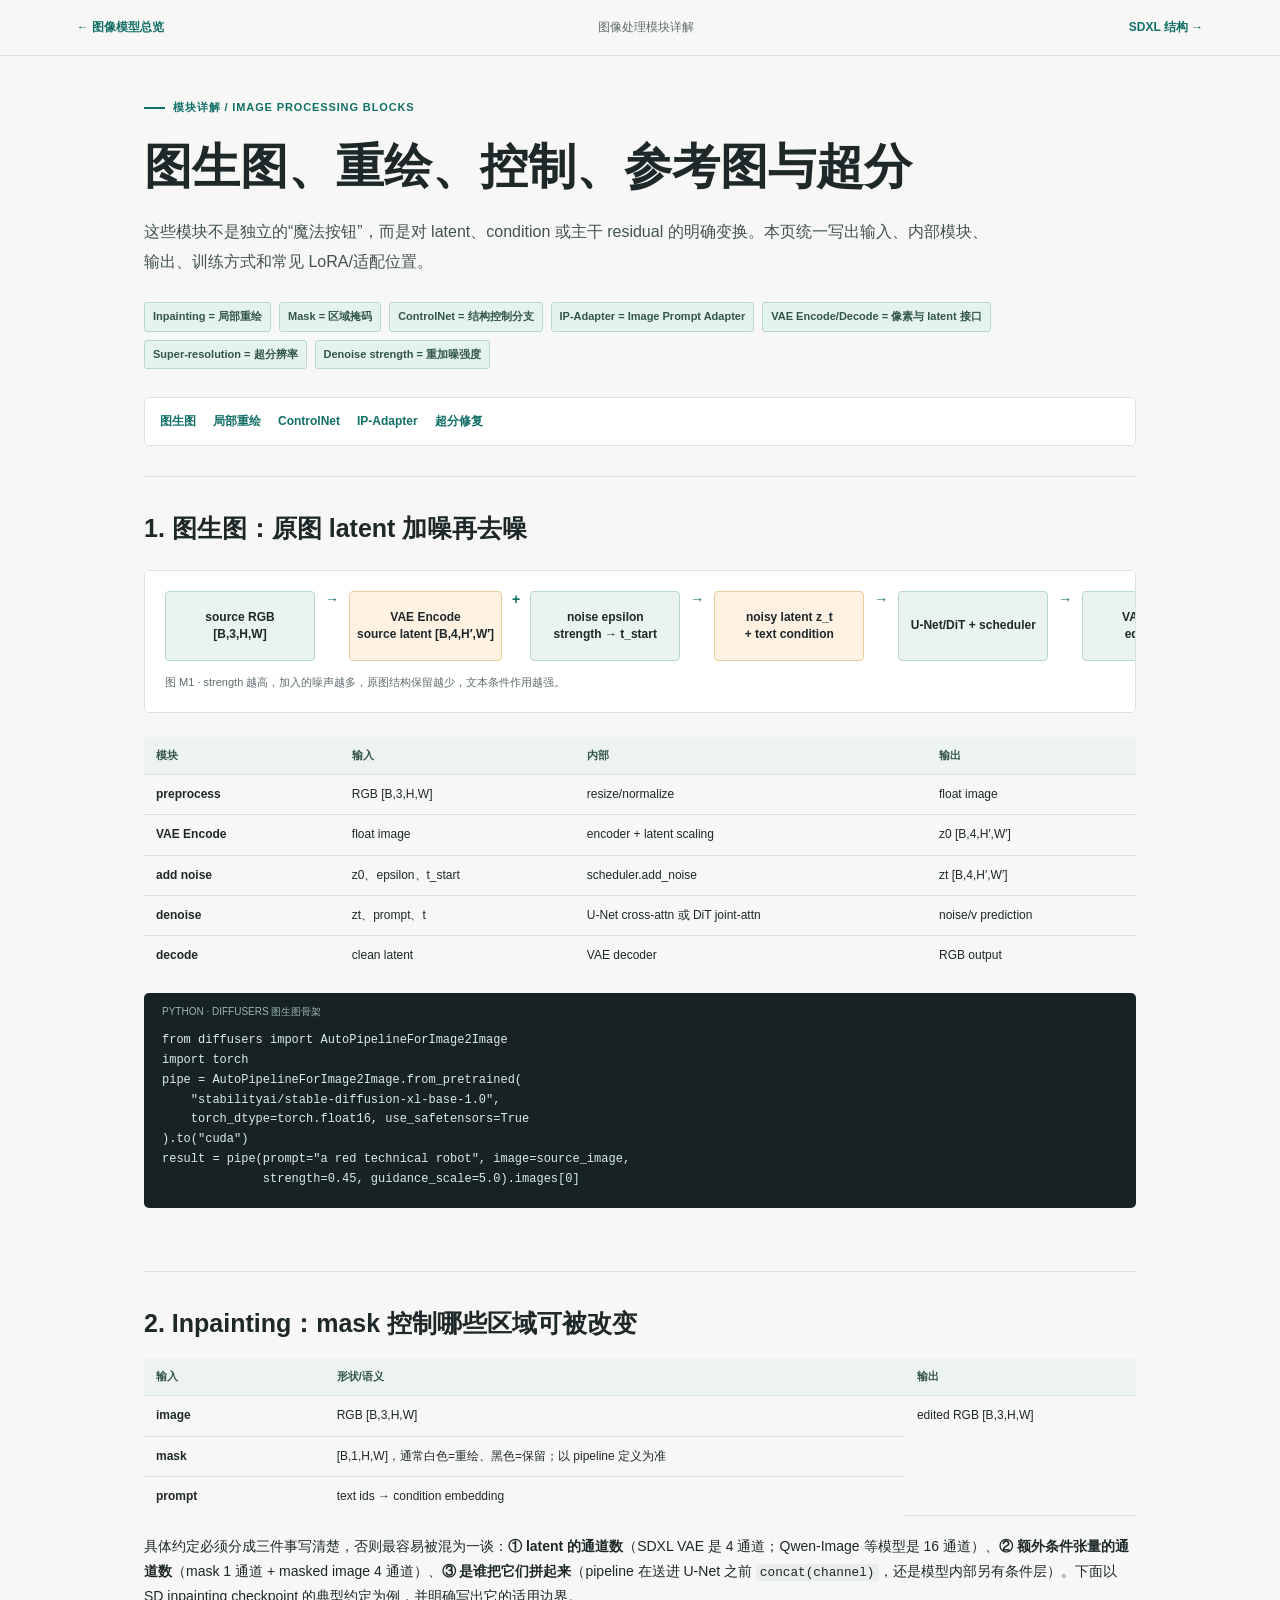
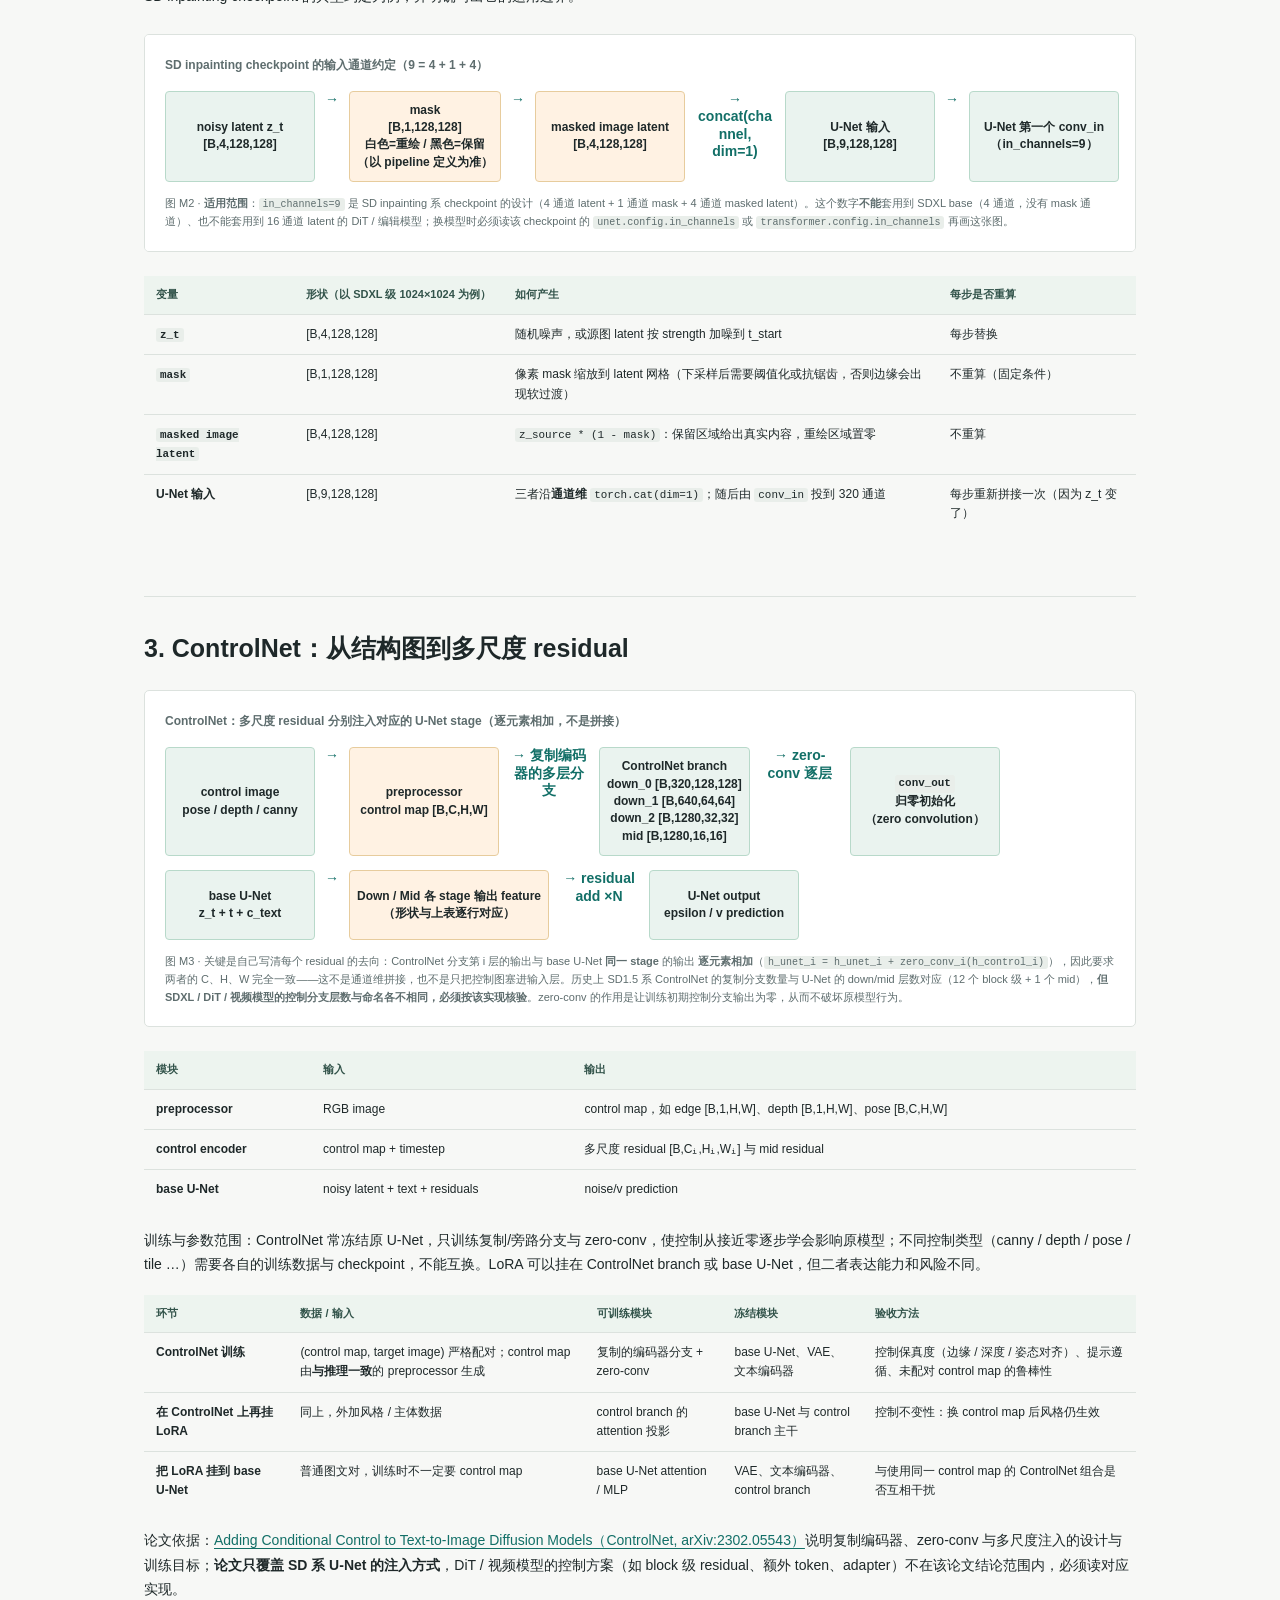
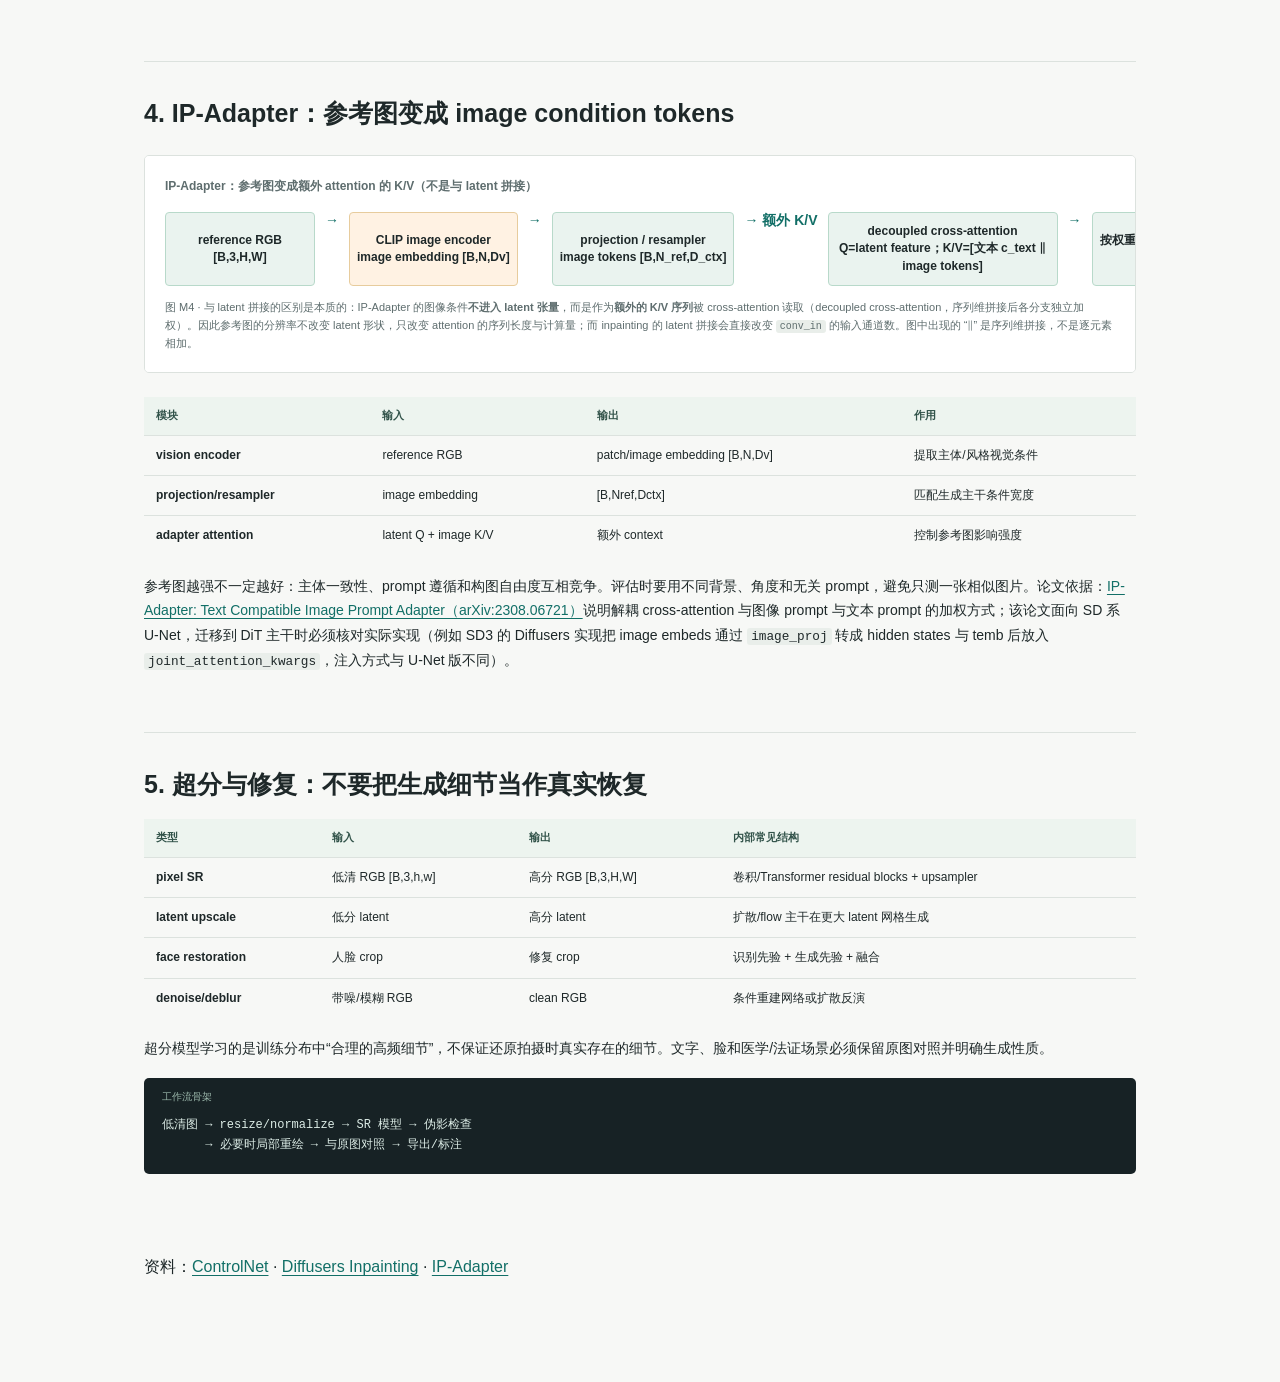
<file: image-modules.html>
<!doctype html>
<html lang="zh-CN"><head><meta charset="utf-8"><meta name="viewport" content="width=device-width,initial-scale=1"><title>图像处理模块详解 | 生成模型工程手册</title><link rel="stylesheet" href="styles.css"><link rel="stylesheet" href="detail.css"></head><body><div class="detail-top"><a href="image-models.html">← 图像模型总览</a><span>图像处理模块详解</span><a href="image-sdxl.html">SDXL 结构 →</a></div><main class="detail-reader"><div class="eyebrow">模块详解 / Image Processing Blocks</div><h1>图生图、重绘、控制、参考图与超分</h1><p class="lead">这些模块不是独立的“魔法按钮”，而是对 latent、condition 或主干 residual 的明确变换。本页统一写出输入、内部模块、输出、训练方式和常见 LoRA/适配位置。</p><div class="detail-terms"><b>Inpainting = 局部重绘</b><b>Mask = 区域掩码</b><b>ControlNet = 结构控制分支</b><b>IP-Adapter = Image Prompt Adapter</b><b>VAE Encode/Decode = 像素与 latent 接口</b><b>Super-resolution = 超分辨率</b><b>Denoise strength = 重加噪强度</b></div><div class="detail-nav"><a href="#i2i">图生图</a><a href="#inpaint">局部重绘</a><a href="#control">ControlNet</a><a href="#ip">IP-Adapter</a><a href="#sr">超分修复</a></div><section id="i2i" class="detail-section"><h2>1. 图生图：原图 latent 加噪再去噪</h2><div class="arch-diagram"><div class="flow wide"><div class="node">source RGB<br>[B,3,H,W]</div><b class="arrow">→</b><div class="node alt">VAE Encode<br>source latent [B,4,H′,W′]</div><b class="arrow">+</b><div class="node">noise epsilon<br>strength → t_start</div><b class="arrow">→</b><div class="node alt">noisy latent z_t<br>+ text condition</div><b class="arrow">→</b><div class="node">U-Net/DiT + scheduler</div><b class="arrow">→</b><div class="node output">VAE Decode<br>edited RGB</div></div><figcaption>图 M1 · strength 越高，加入的噪声越多，原图结构保留越少，文本条件作用越强。</figcaption></div><div class="io-table"><table><tr><th>模块</th><th>输入</th><th>内部</th><th>输出</th></tr><tr><td>preprocess</td><td>RGB [B,3,H,W]</td><td>resize/normalize</td><td>float image</td></tr><tr><td>VAE Encode</td><td>float image</td><td>encoder + latent scaling</td><td>z0 [B,4,H′,W′]</td></tr><tr><td>add noise</td><td>z0、epsilon、t_start</td><td>scheduler.add_noise</td><td>zt [B,4,H′,W′]</td></tr><tr><td>denoise</td><td>zt、prompt、t</td><td>U-Net cross-attn 或 DiT joint-attn</td><td>noise/v prediction</td></tr><tr><td>decode</td><td>clean latent</td><td>VAE decoder</td><td>RGB output</td></tr></table></div><div class="code-block"><span class="code-label">Python · Diffusers 图生图骨架</span><pre><code>from diffusers import AutoPipelineForImage2Image
import torch
pipe = AutoPipelineForImage2Image.from_pretrained(
    "stabilityai/stable-diffusion-xl-base-1.0",
    torch_dtype=torch.float16, use_safetensors=True
).to("cuda")
result = pipe(prompt="a red technical robot", image=source_image,
              strength=0.45, guidance_scale=5.0).images[0]</code></pre></div></section><section id="inpaint" class="detail-section"><h2>2. Inpainting：mask 控制哪些区域可被改变</h2><div class="io-table"><table><tr><th>输入</th><th>形状/语义</th><th>输出</th></tr><tr><td>image</td><td>RGB [B,3,H,W]</td><td rowspan="3">edited RGB [B,3,H,W]</td></tr><tr><td>mask</td><td>[B,1,H,W]，通常白色=重绘、黑色=保留；以 pipeline 定义为准</td></tr><tr><td>prompt</td><td>text ids → condition embedding</td></tr></table></div><p>具体约定必须分成三件事写清楚，否则最容易被混为一谈：<b>① latent 的通道数</b>（SDXL VAE 是 4 通道；Qwen-Image 等模型是 16 通道）、<b>② 额外条件张量的通道数</b>（mask 1 通道 + masked image 4 通道）、<b>③ 是谁把它们拼起来</b>（pipeline 在送进 U-Net 之前 <code>concat(channel)</code>，还是模型内部另有条件层）。下面以 SD inpainting checkpoint 的典型约定为例，并明确写出它的适用边界。</p><div class="arch-diagram"><div class="arch-title">SD inpainting checkpoint 的输入通道约定（9 = 4 + 1 + 4）</div><div class="flow wide"><div class="node">noisy latent z_t<br>[B,4,128,128]</div><b class="arrow">→</b><div class="node alt">mask<br>[B,1,128,128]<br>白色=重绘 / 黑色=保留<br>（以 pipeline 定义为准）</div><b class="arrow">→</b><div class="node alt">masked image latent<br>[B,4,128,128]</div><b class="arrow">→ concat(channel, dim=1)</b><div class="node output">U-Net 输入<br>[B,9,128,128]</div><b class="arrow">→</b><div class="node">U-Net 第一个 conv_in<br>（in_channels=9）</div></div><figcaption>图 M2 · <b>适用范围</b>：<code>in_channels=9</code> 是 SD inpainting 系 checkpoint 的设计（4 通道 latent + 1 通道 mask + 4 通道 masked latent）。这个数字<b>不能</b>套用到 SDXL base（4 通道，没有 mask 通道）、也不能套用到 16 通道 latent 的 DiT / 编辑模型；换模型时必须读该 checkpoint 的 <code>unet.config.in_channels</code> 或 <code>transformer.config.in_channels</code> 再画这张图。</figcaption></div><div class="io-table"><table><tr><th>变量</th><th>形状（以 SDXL 级 1024×1024 为例）</th><th>如何产生</th><th>每步是否重算</th></tr><tr><td><code>z_t</code></td><td>[B,4,128,128]</td><td>随机噪声，或源图 latent 按 strength 加噪到 t_start</td><td>每步替换</td></tr><tr><td><code>mask</code></td><td>[B,1,128,128]</td><td>像素 mask 缩放到 latent 网格（下采样后需要阈值化或抗锯齿，否则边缘会出现软过渡）</td><td>不重算（固定条件）</td></tr><tr><td><code>masked image latent</code></td><td>[B,4,128,128]</td><td><code>z_source * (1 - mask)</code>：保留区域给出真实内容，重绘区域置零</td><td>不重算</td></tr><tr><td>U-Net 输入</td><td>[B,9,128,128]</td><td>三者沿<b>通道维</b> <code>torch.cat(dim=1)</code>；随后由 <code>conv_in</code> 投到 320 通道</td><td>每步重新拼接一次（因为 z_t 变了）</td></tr></table></div></section><section id="control" class="detail-section"><h2>3. ControlNet：从结构图到多尺度 residual</h2><div class="arch-diagram"><div class="arch-title">ControlNet：多尺度 residual 分别注入对应的 U-Net stage（逐元素相加，不是拼接）</div><div class="flow wide"><div class="node">control image<br>pose / depth / canny</div><b class="arrow">→</b><div class="node alt">preprocessor<br>control map [B,C,H,W]</div><b class="arrow">→ 复制编码器的多层分支</b><div class="node">ControlNet branch<br>down_0 [B,320,128,128]<br>down_1 [B,640,64,64]<br>down_2 [B,1280,32,32]<br>mid [B,1280,16,16]</div><b class="arrow">→ zero-conv 逐层</b><div class="node"><code>conv_out</code> 归零初始化<br>（zero convolution）</div></div><div class="flow wide" style="margin-top:14px"><div class="node">base U-Net<br>z_t + t + c_text</div><b class="arrow">→</b><div class="node alt">Down / Mid 各 stage 输出 feature<br>（形状与上表逐行对应）</div><b class="arrow">→ residual add ×N</b><div class="node output">U-Net output<br>epsilon / v prediction</div></div><figcaption>图 M3 · 关键是自己写清每个 residual 的去向：ControlNet 分支第 i 层的输出与 base U-Net <b>同一 stage</b> 的输出 <b>逐元素相加</b>（<code>h_unet_i = h_unet_i + zero_conv_i(h_control_i)</code>），因此要求两者的 C、H、W 完全一致——这不是通道维拼接，也不是只把控制图塞进输入层。历史上 SD1.5 系 ControlNet 的复制分支数量与 U-Net 的 down/mid 层数对应（12 个 block 级 + 1 个 mid），<b>但 SDXL / DiT / 视频模型的控制分支层数与命名各不相同，必须按该实现核验</b>。zero-conv 的作用是让训练初期控制分支输出为零，从而不破坏原模型行为。</figcaption></div><div class="io-table"><table><tr><th>模块</th><th>输入</th><th>输出</th></tr><tr><td>preprocessor</td><td>RGB image</td><td>control map，如 edge [B,1,H,W]、depth [B,1,H,W]、pose [B,C,H,W]</td></tr><tr><td>control encoder</td><td>control map + timestep</td><td>多尺度 residual [B,Cᵢ,Hᵢ,Wᵢ] 与 mid residual</td></tr><tr><td>base U-Net</td><td>noisy latent + text + residuals</td><td>noise/v prediction</td></tr></table></div><p>训练与参数范围：ControlNet 常冻结原 U-Net，只训练复制/旁路分支与 zero-conv，使控制从接近零逐步学会影响原模型；不同控制类型（canny / depth / pose / tile …）需要各自的训练数据与 checkpoint，不能互换。LoRA 可以挂在 ControlNet branch 或 base U-Net，但二者表达能力和风险不同。</p><div class="io-table"><table><tr><th>环节</th><th>数据 / 输入</th><th>可训练模块</th><th>冻结模块</th><th>验收方法</th></tr><tr><td>ControlNet 训练</td><td>(control map, target image) 严格配对；control map 由<b>与推理一致</b>的 preprocessor 生成</td><td>复制的编码器分支 + zero-conv</td><td>base U-Net、VAE、文本编码器</td><td>控制保真度（边缘 / 深度 / 姿态对齐）、提示遵循、未配对 control map 的鲁棒性</td></tr><tr><td>在 ControlNet 上再挂 LoRA</td><td>同上，外加风格 / 主体数据</td><td>control branch 的 attention 投影</td><td>base U-Net 与 control branch 主干</td><td>控制不变性：换 control map 后风格仍生效</td></tr><tr><td>把 LoRA 挂到 base U-Net</td><td>普通图文对，训练时不一定要 control map</td><td>base U-Net attention / MLP</td><td>VAE、文本编码器、control branch</td><td>与使用同一 control map 的 ControlNet 组合是否互相干扰</td></tr></table></div><p>论文依据：<a href="https://arxiv.org/abs/2302.05543" target="_blank" rel="noopener">Adding Conditional Control to Text-to-Image Diffusion Models（ControlNet, arXiv:2302.05543）</a>说明复制编码器、zero-conv 与多尺度注入的设计与训练目标；<b>论文只覆盖 SD 系 U-Net 的注入方式</b>，DiT / 视频模型的控制方案（如 block 级 residual、额外 token、adapter）不在该论文结论范围内，必须读对应实现。</p></section><section id="ip" class="detail-section"><h2>4. IP-Adapter：参考图变成 image condition tokens</h2><div class="arch-diagram"><div class="arch-title">IP-Adapter：参考图变成额外 attention 的 K/V（不是与 latent 拼接）</div><div class="flow wide"><div class="node">reference RGB<br>[B,3,H,W]</div><b class="arrow">→</b><div class="node alt">CLIP image encoder<br>image embedding [B,N,Dv]</div><b class="arrow">→</b><div class="node">projection / resampler<br>image tokens [B,N_ref,D_ctx]</div><b class="arrow">→ 额外 K/V</b><div class="node">decoupled cross-attention<br>Q=latent feature；K/V=[文本 c_text ‖ image tokens]</div><b class="arrow">→</b><div class="node output">按权重加权两条 attention 分支<br>→ 生成图像</div></div><figcaption>图 M4 · 与 latent 拼接的区别是本质的：IP-Adapter 的图像条件<b>不进入 latent 张量</b>，而是作为<b>额外的 K/V 序列</b>被 cross-attention 读取（decoupled cross-attention，序列维拼接后各分支独立加权）。因此参考图的分辨率不改变 latent 形状，只改变 attention 的序列长度与计算量；而 inpainting 的 latent 拼接会直接改变 <code>conv_in</code> 的输入通道数。图中出现的 “‖” 是序列维拼接，不是逐元素相加。</figcaption></div><div class="io-table"><table><tr><th>模块</th><th>输入</th><th>输出</th><th>作用</th></tr><tr><td>vision encoder</td><td>reference RGB</td><td>patch/image embedding [B,N,Dv]</td><td>提取主体/风格视觉条件</td></tr><tr><td>projection/resampler</td><td>image embedding</td><td>[B,Nref,Dctx]</td><td>匹配生成主干条件宽度</td></tr><tr><td>adapter attention</td><td>latent Q + image K/V</td><td>额外 context</td><td>控制参考图影响强度</td></tr></table></div><p>参考图越强不一定越好：主体一致性、prompt 遵循和构图自由度互相竞争。评估时要用不同背景、角度和无关 prompt，避免只测一张相似图片。论文依据：<a href="https://arxiv.org/abs/2308.06721" target="_blank" rel="noopener">IP-Adapter: Text Compatible Image Prompt Adapter（arXiv:2308.06721）</a>说明解耦 cross-attention 与图像 prompt 与文本 prompt 的加权方式；该论文面向 SD 系 U-Net，迁移到 DiT 主干时必须核对实际实现（例如 SD3 的 Diffusers 实现把 image embeds 通过 <code>image_proj</code> 转成 hidden states 与 temb 后放入 <code>joint_attention_kwargs</code>，注入方式与 U-Net 版不同）。</p></section><section id="sr" class="detail-section"><h2>5. 超分与修复：不要把生成细节当作真实恢复</h2><div class="io-table"><table><tr><th>类型</th><th>输入</th><th>输出</th><th>内部常见结构</th></tr><tr><td>pixel SR</td><td>低清 RGB [B,3,h,w]</td><td>高分 RGB [B,3,H,W]</td><td>卷积/Transformer residual blocks + upsampler</td></tr><tr><td>latent upscale</td><td>低分 latent</td><td>高分 latent</td><td>扩散/flow 主干在更大 latent 网格生成</td></tr><tr><td>face restoration</td><td>人脸 crop</td><td>修复 crop</td><td>识别先验 + 生成先验 + 融合</td></tr><tr><td>denoise/deblur</td><td>带噪/模糊 RGB</td><td>clean RGB</td><td>条件重建网络或扩散反演</td></tr></table></div><p>超分模型学习的是训练分布中“合理的高频细节”，不保证还原拍摄时真实存在的细节。文字、脸和医学/法证场景必须保留原图对照并明确生成性质。</p><div class="code-block"><span class="code-label">工作流骨架</span><pre><code>低清图 → resize/normalize → SR 模型 → 伪影检查
      → 必要时局部重绘 → 与原图对照 → 导出/标注</code></pre></div></section><p>资料：<a href="https://arxiv.org/abs/2302.05543" target="_blank" rel="noopener">ControlNet</a> · <a href="https://huggingface.co/docs/diffusers/main/en/using-diffusers/inpaint" target="_blank" rel="noopener">Diffusers Inpainting</a> · <a href="https://huggingface.co/docs/diffusers/main/en/using-diffusers/ip_adapter" target="_blank" rel="noopener">IP-Adapter</a></p></main></body></html>
</file>
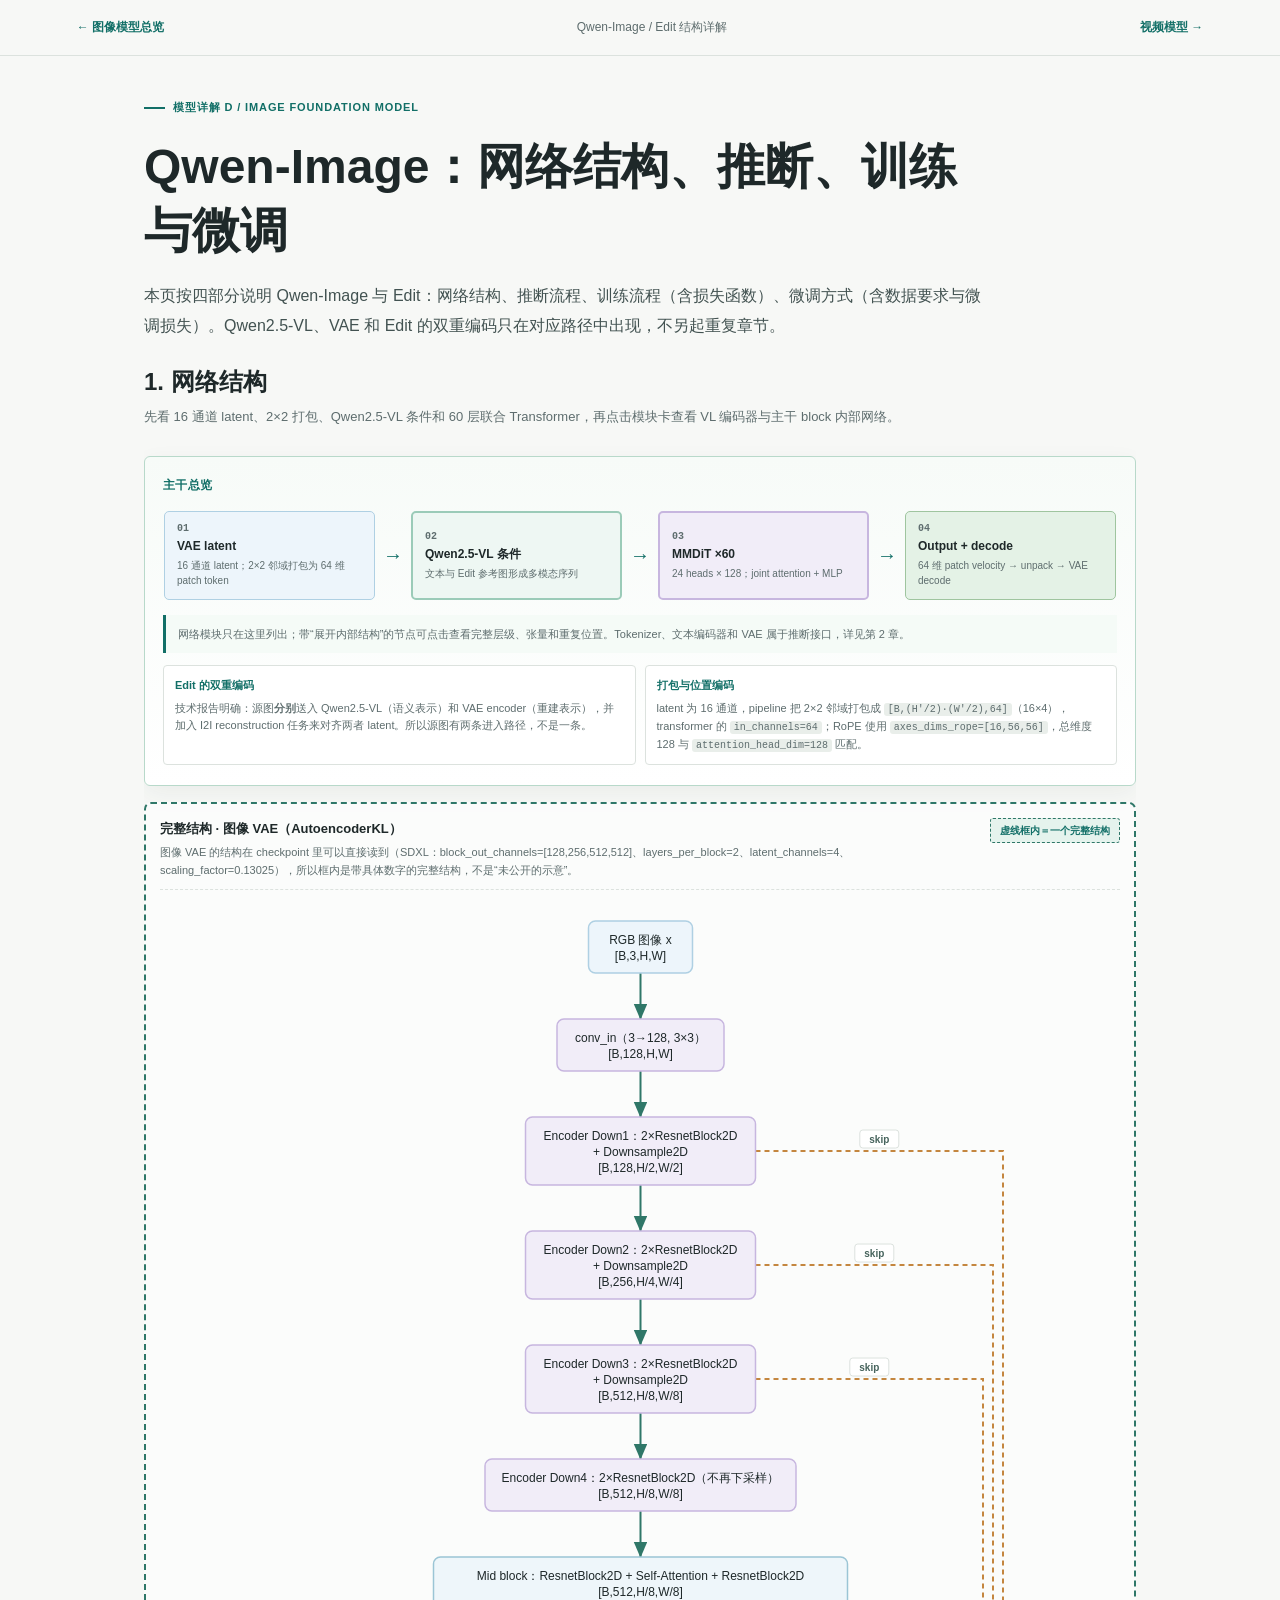
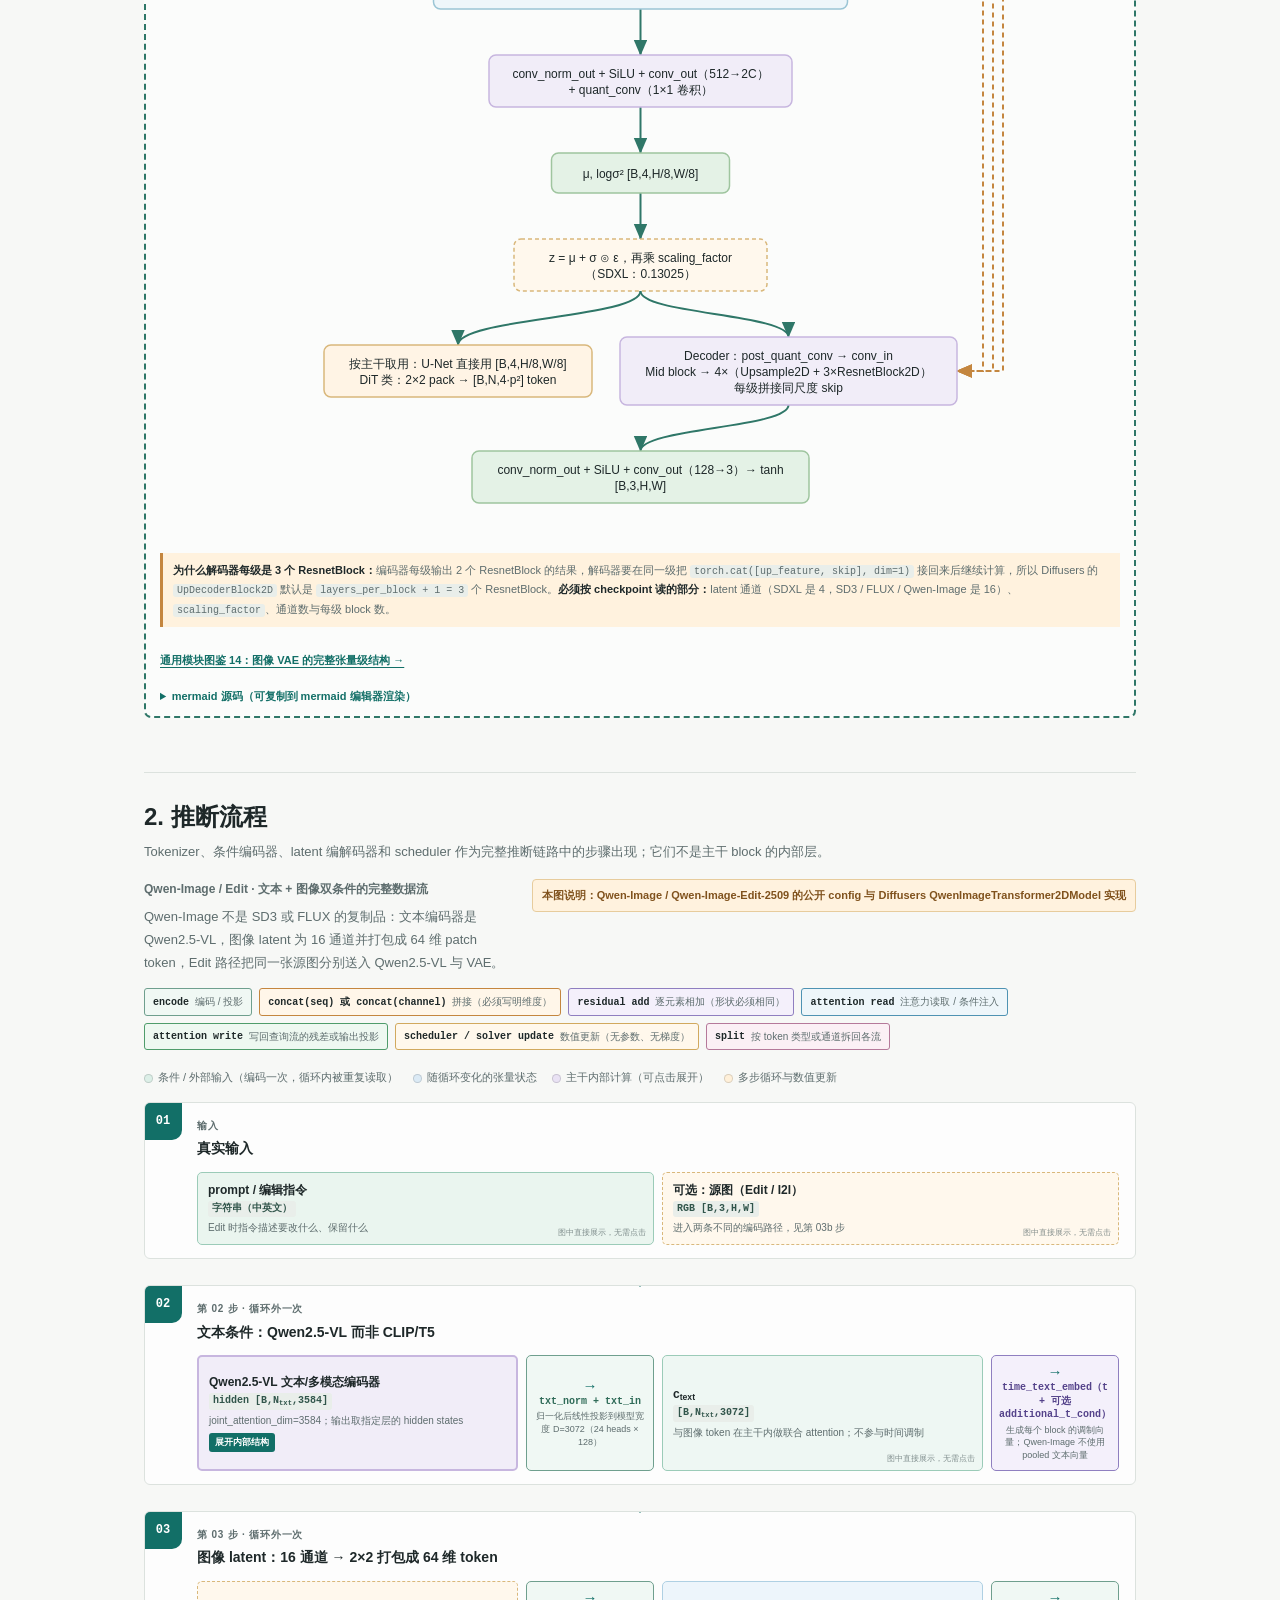
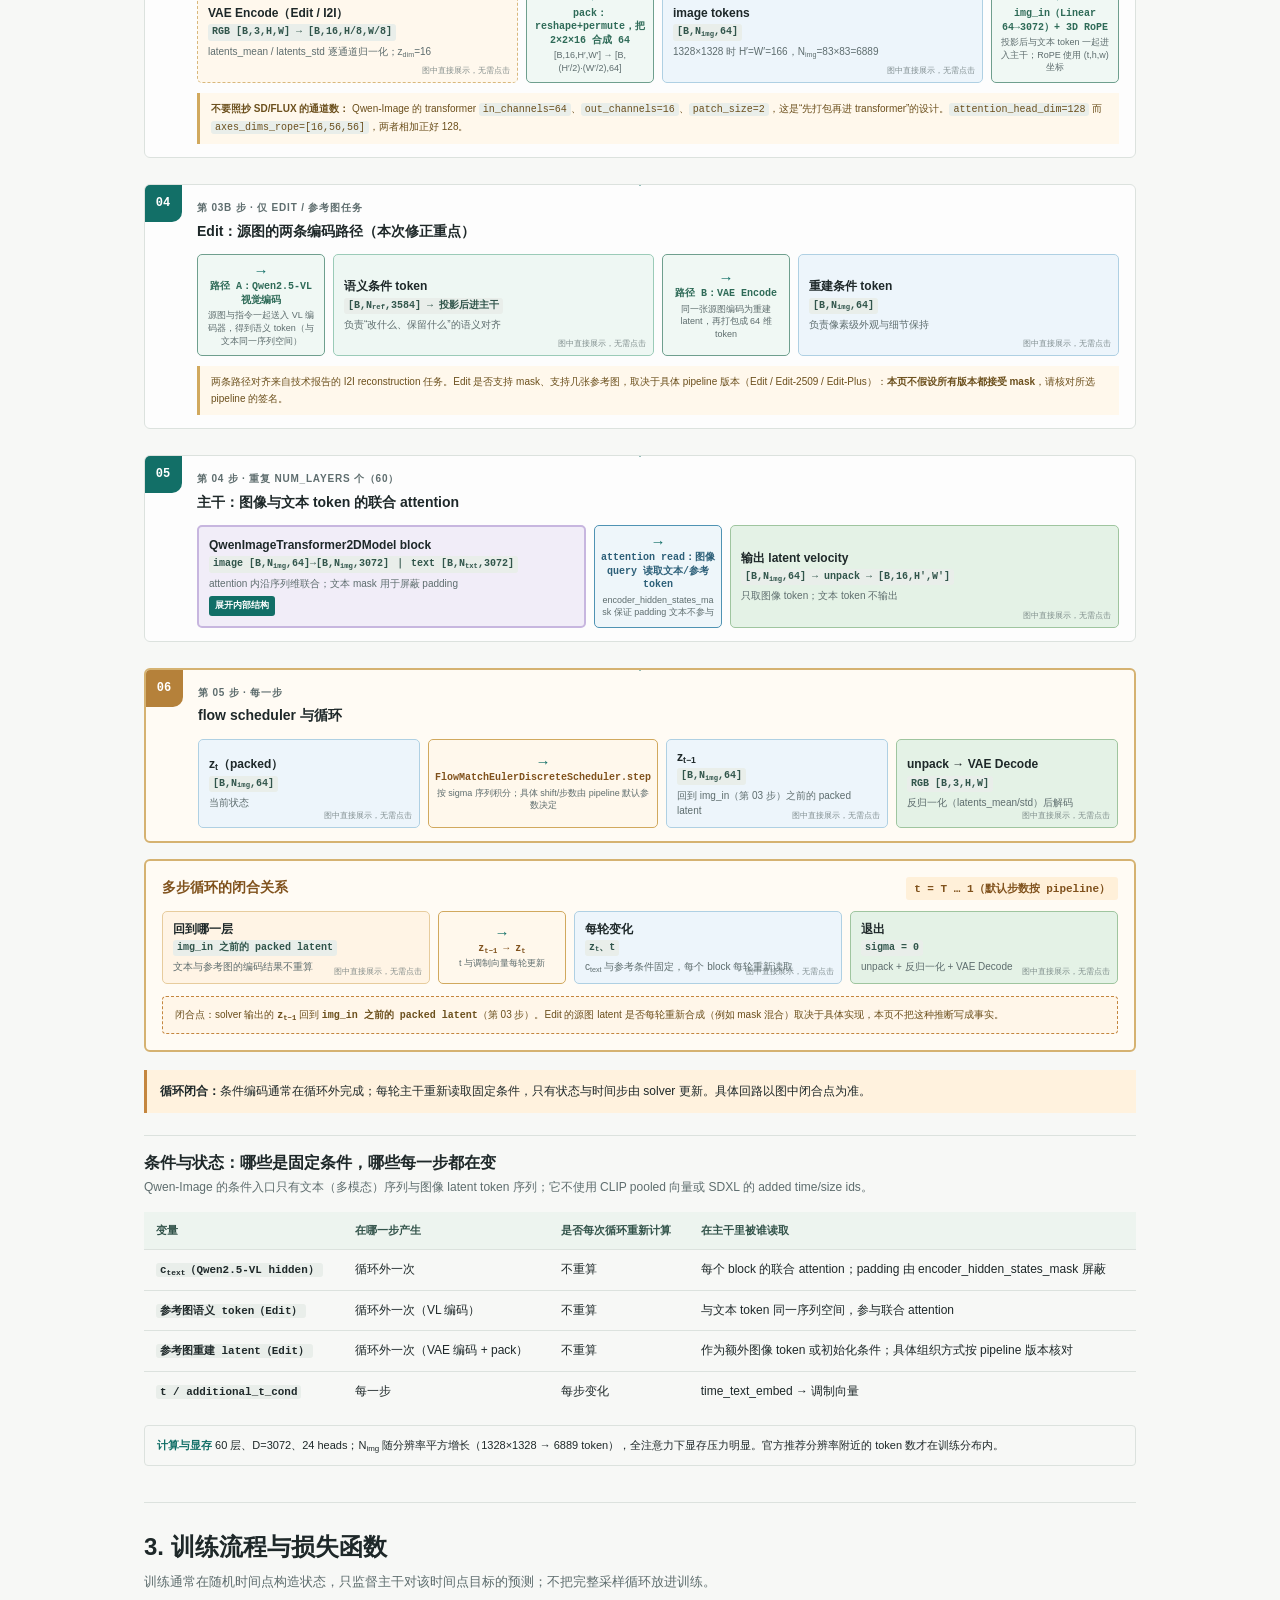
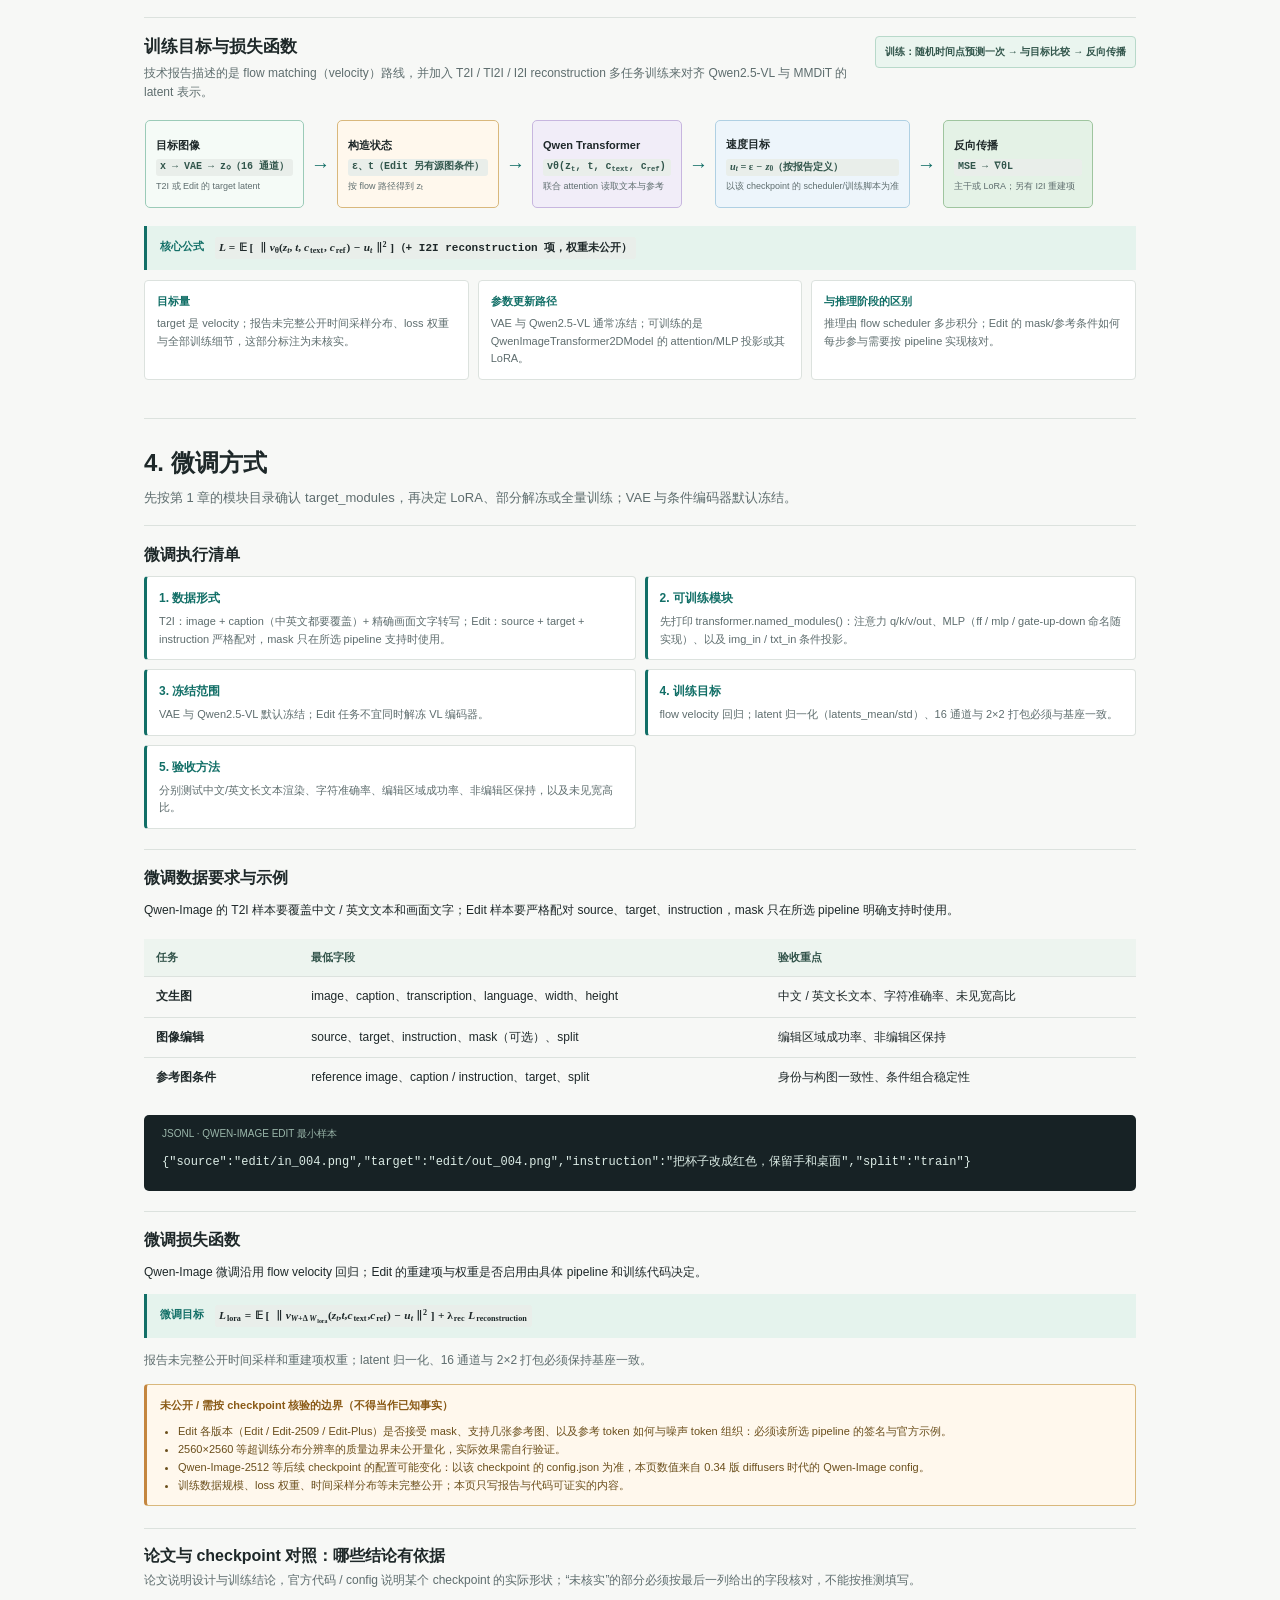
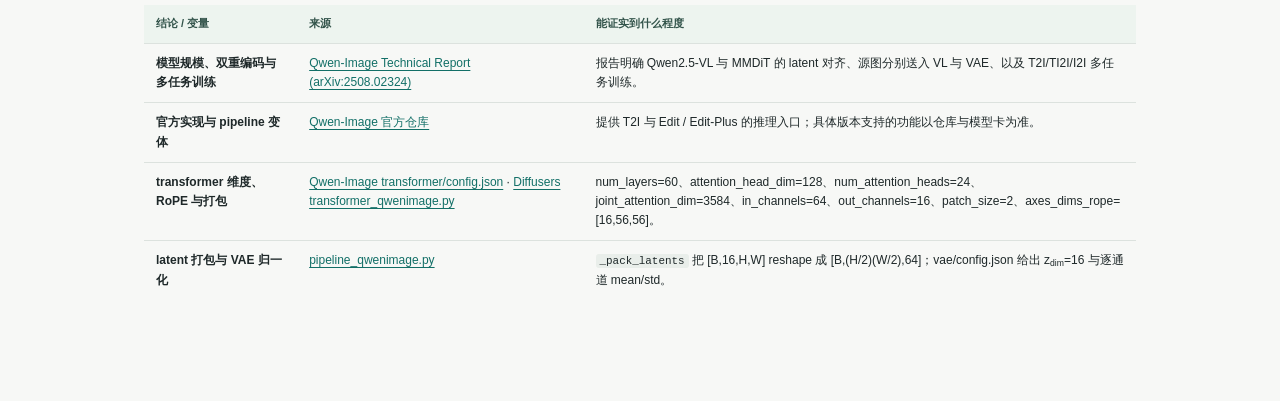
<file: image-qwen.html>
<!doctype html>
<html lang="zh-CN">
  <head>
    <meta charset="utf-8" />
    <meta name="viewport" content="width=device-width,initial-scale=1" />
    <title>Qwen-Image / Edit 结构详解 | 生成模型工程手册</title>
    <link rel="stylesheet" href="styles.css" />
    <link rel="stylesheet" href="detail.css" />
  </head>
  <body>
    <div class="detail-top">
      <a href="image-models.html">← 图像模型总览</a><span>Qwen-Image / Edit 结构详解</span><a href="video-models.html">视频模型 →</a>
    </div>
    <main class="detail-reader">
      <div class="eyebrow">模型详解 D / Image Foundation Model</div>
      <h1>Qwen-Image：网络结构、推断、训练与微调</h1>
      <p class="lead">本页按四部分说明 Qwen-Image 与 Edit：网络结构、推断流程、训练流程（含损失函数）、微调方式（含数据要求与微调损失）。Qwen2.5-VL、VAE 和 Edit 的双重编码只在对应路径中出现，不另起重复章节。</p>
      <div class="generated-section page-network" id="network">
        <h2>1. 网络结构</h2>
        <p class="generated-intro">先看 16 通道 latent、2×2 打包、Qwen2.5-VL 条件和 60 层联合 Transformer，再点击模块卡查看 VL 编码器与主干 block 内部网络。</p>
        <div data-architecture="qwen"></div>
        <div class="generic-slot" data-generic="image-vae"></div>
      </div>
    </main>
    <script src="mathlite.js"></script>
    <script src="mermaid-lite.js"></script>
    <script src="detail.js"></script>
  </body>
</html>
</file>
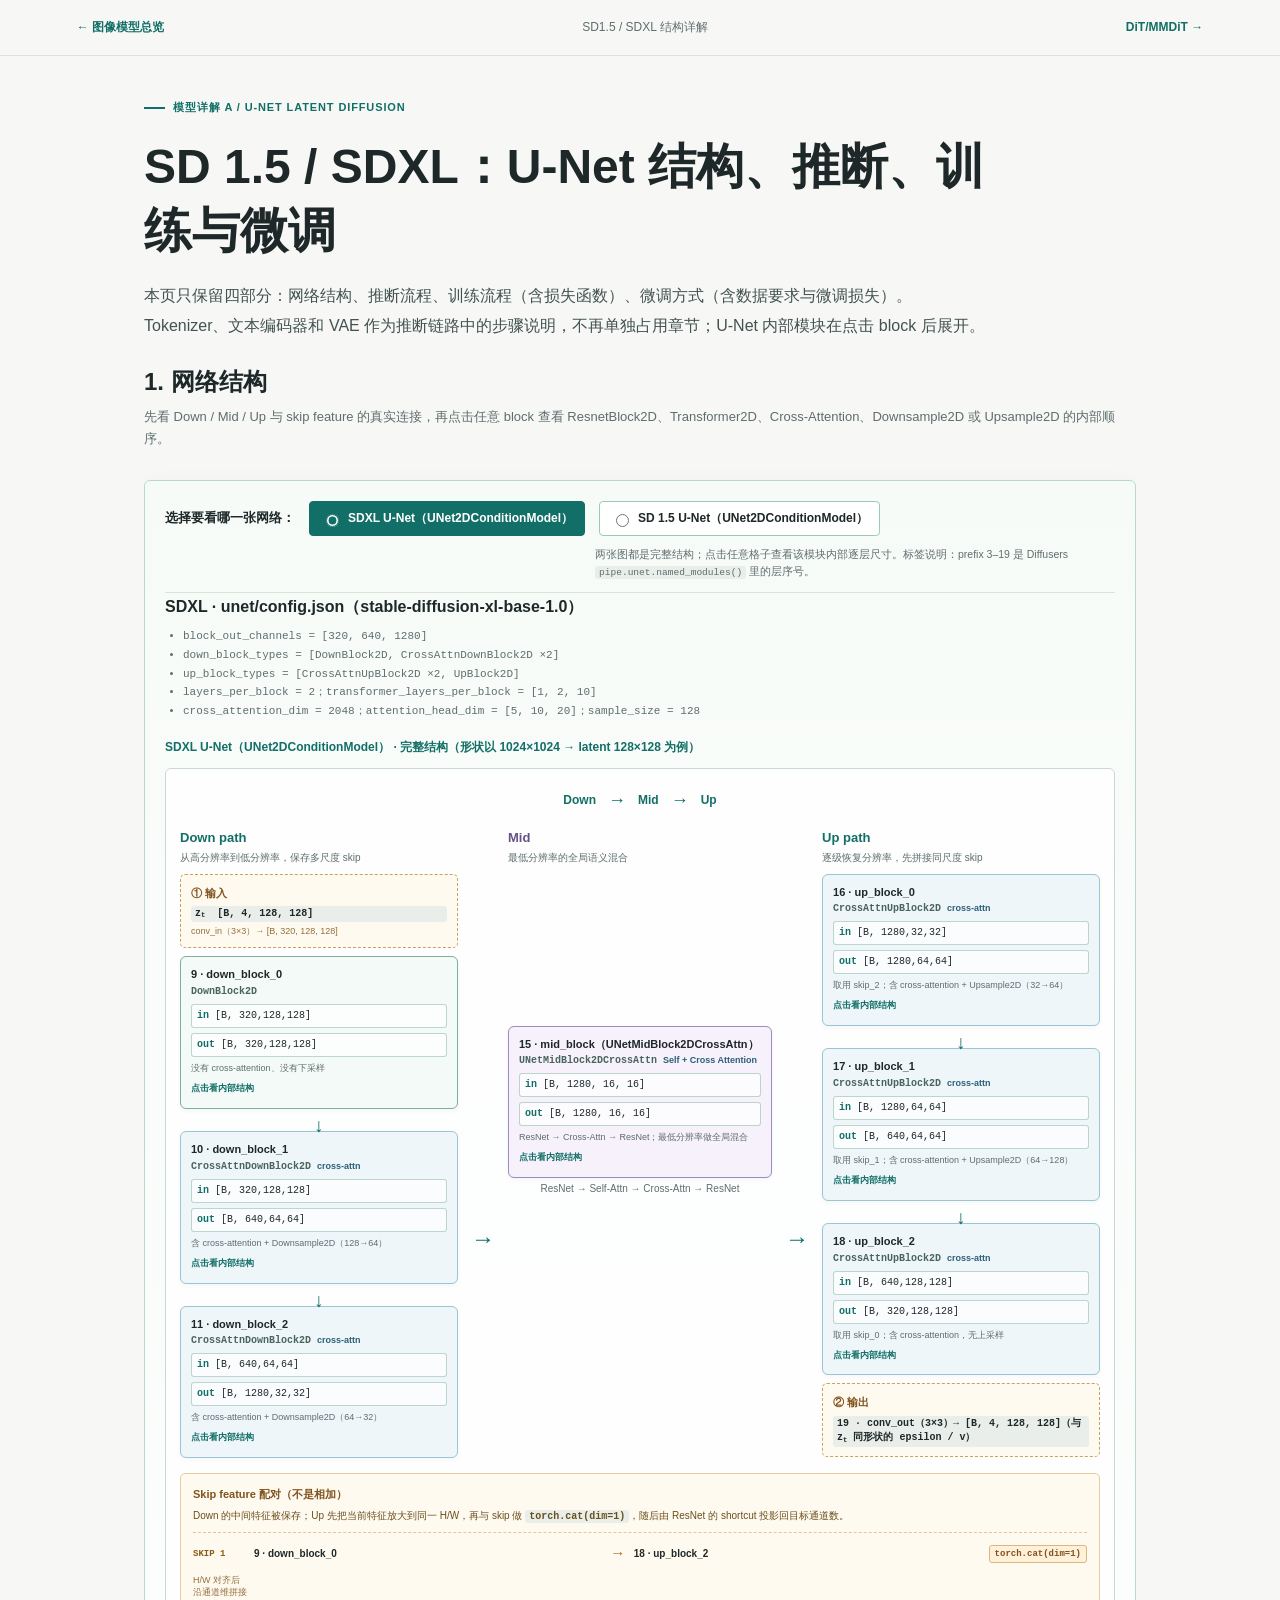
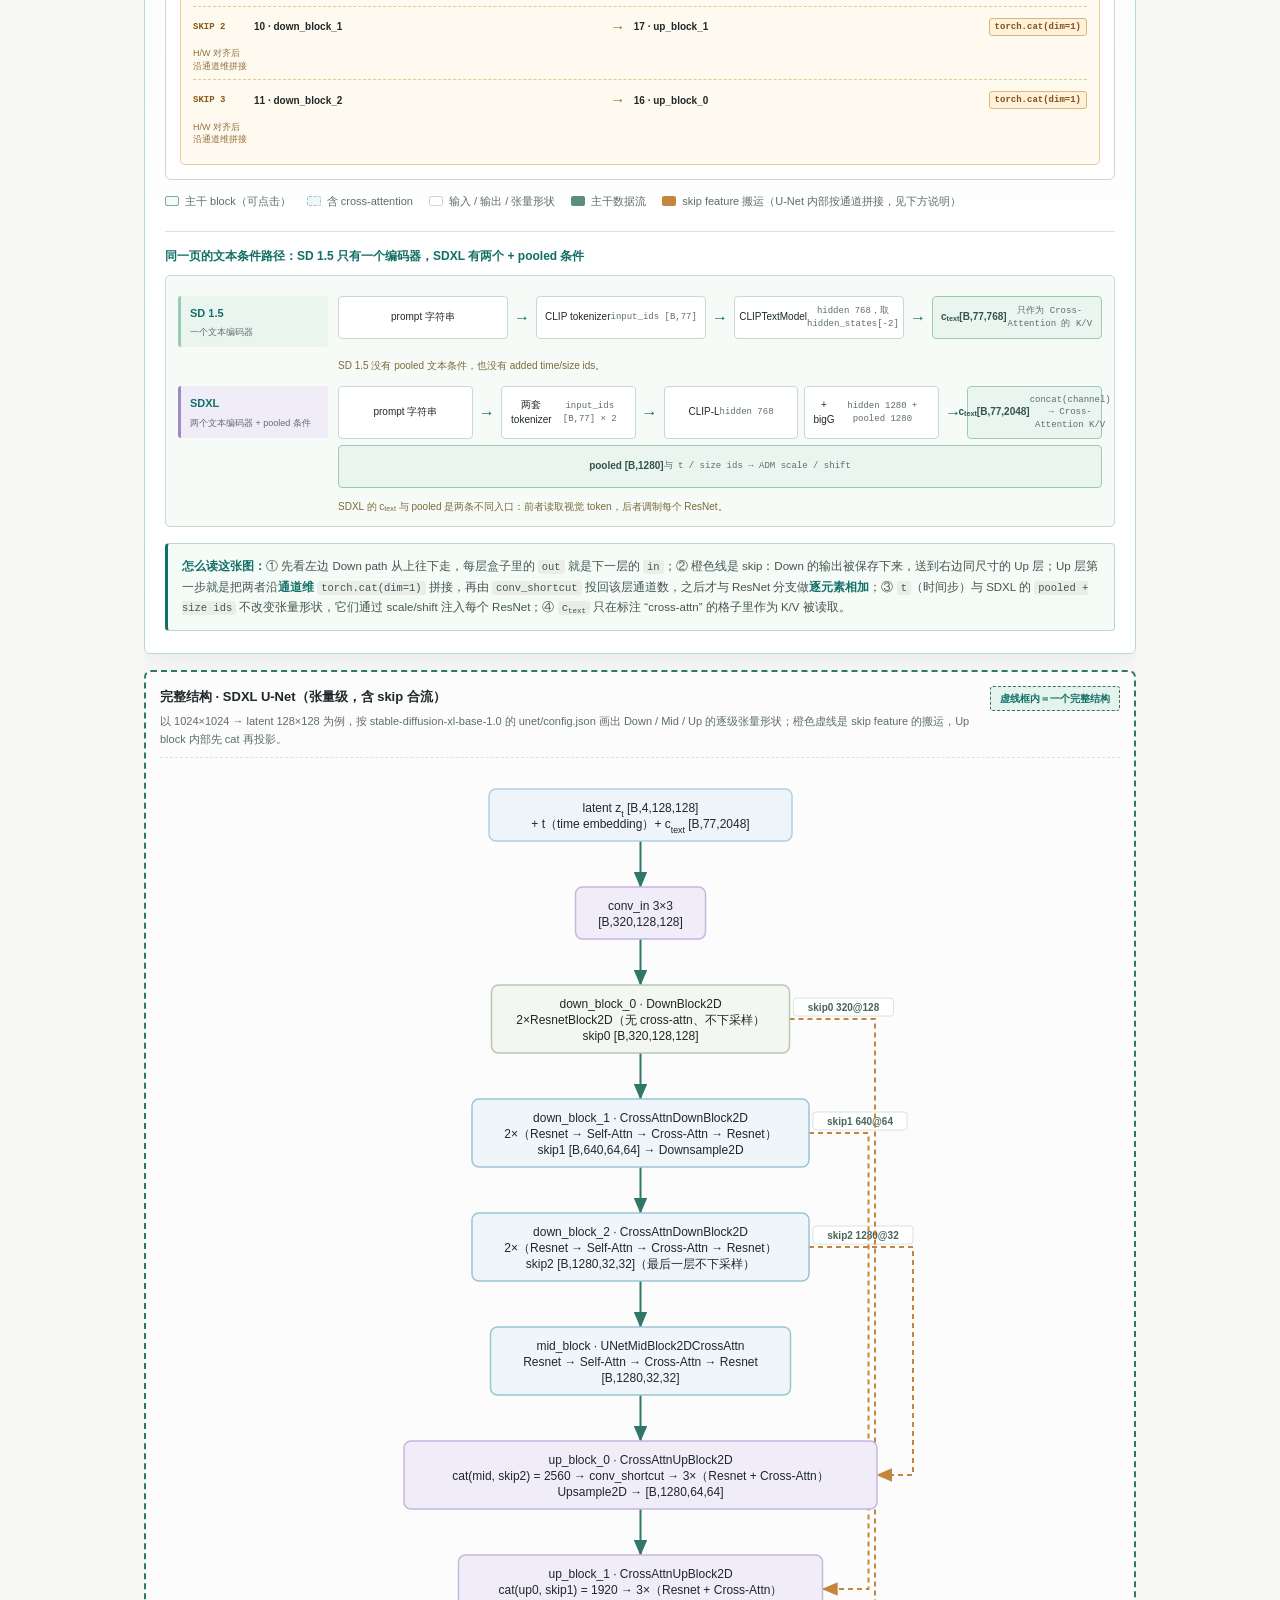
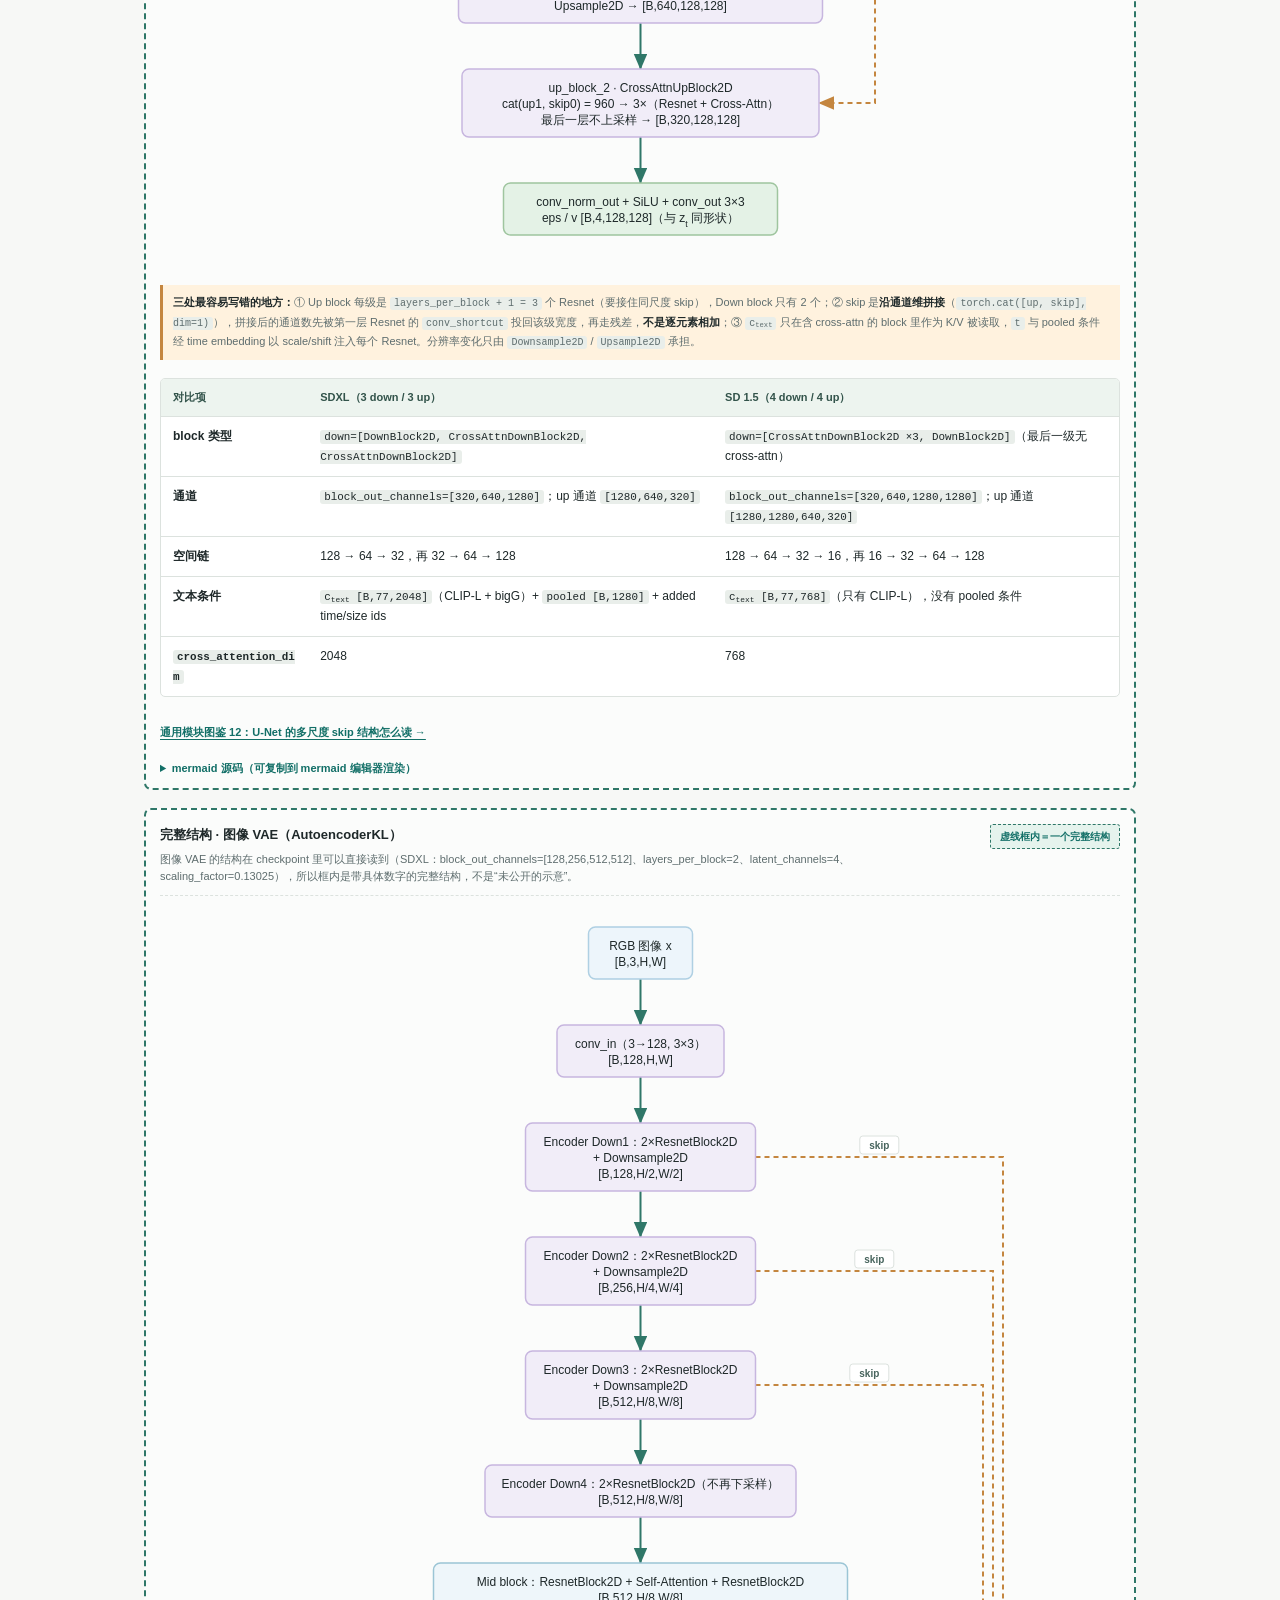
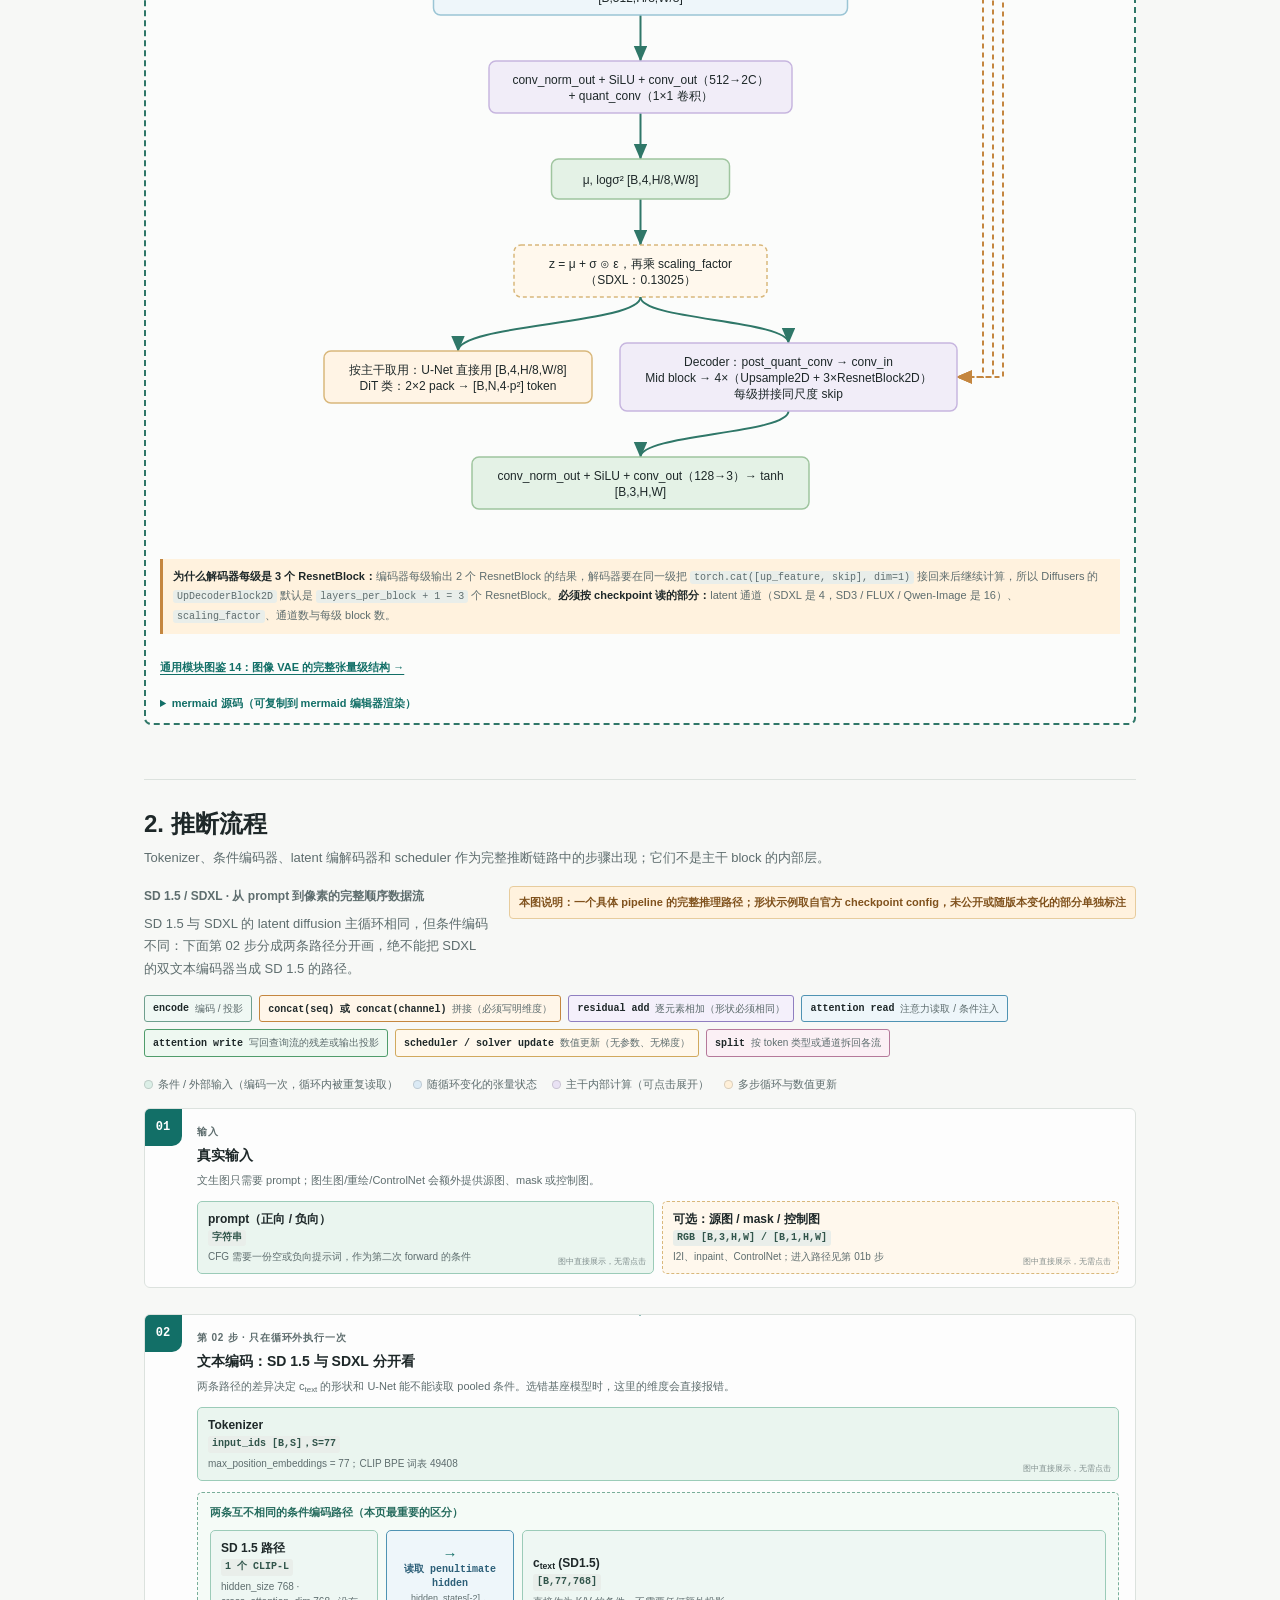
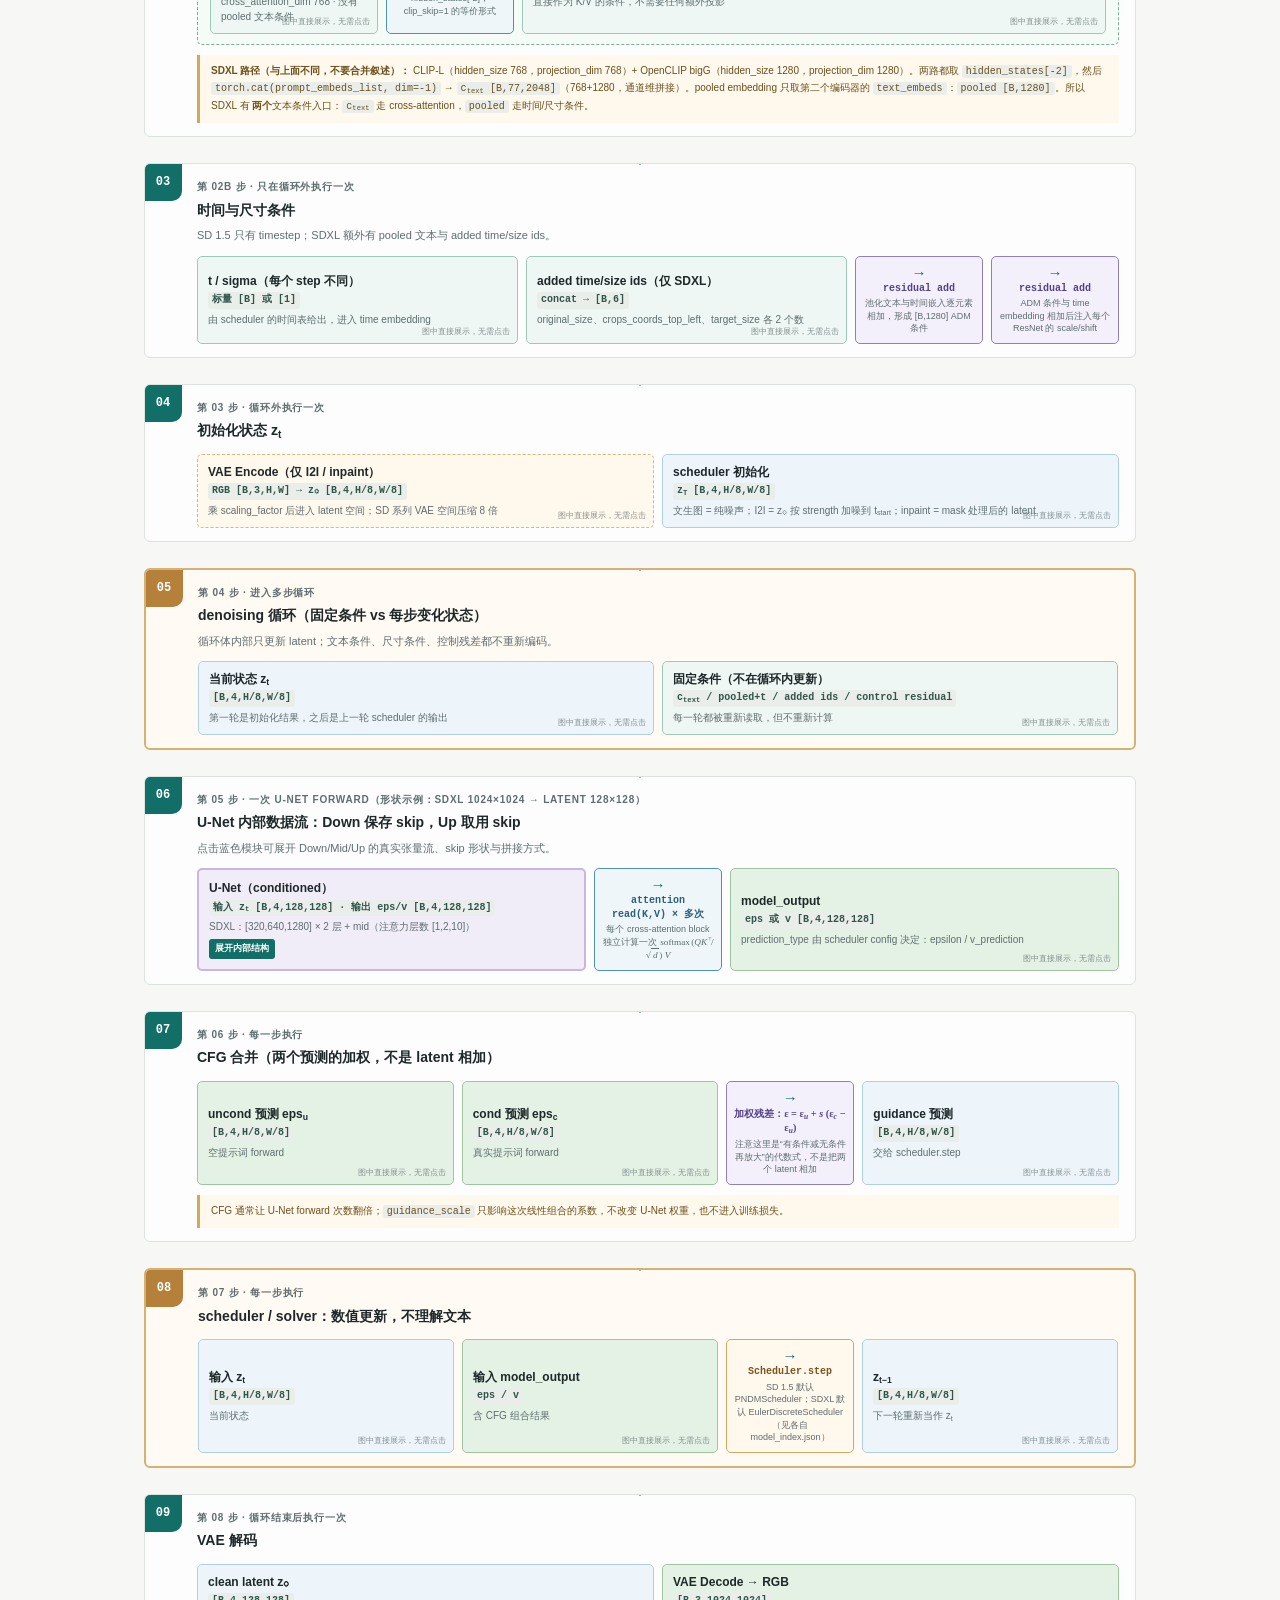
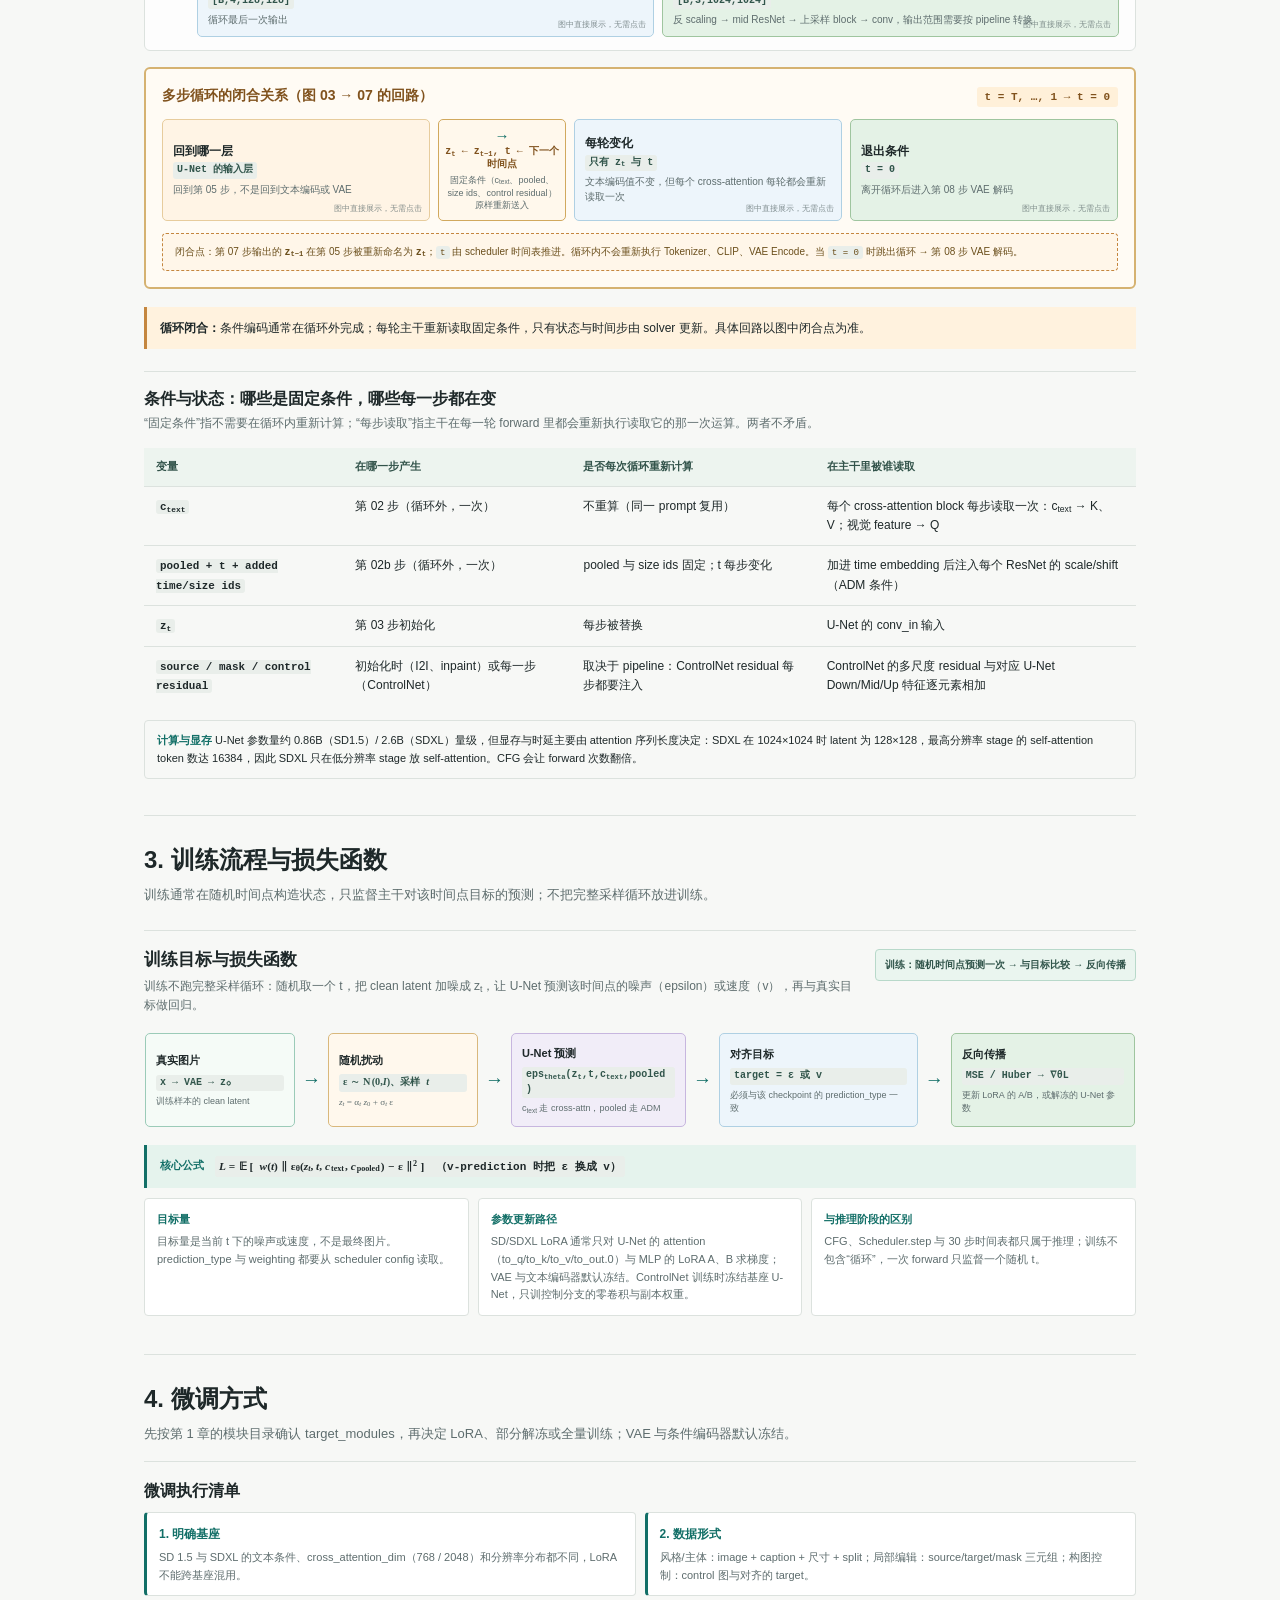
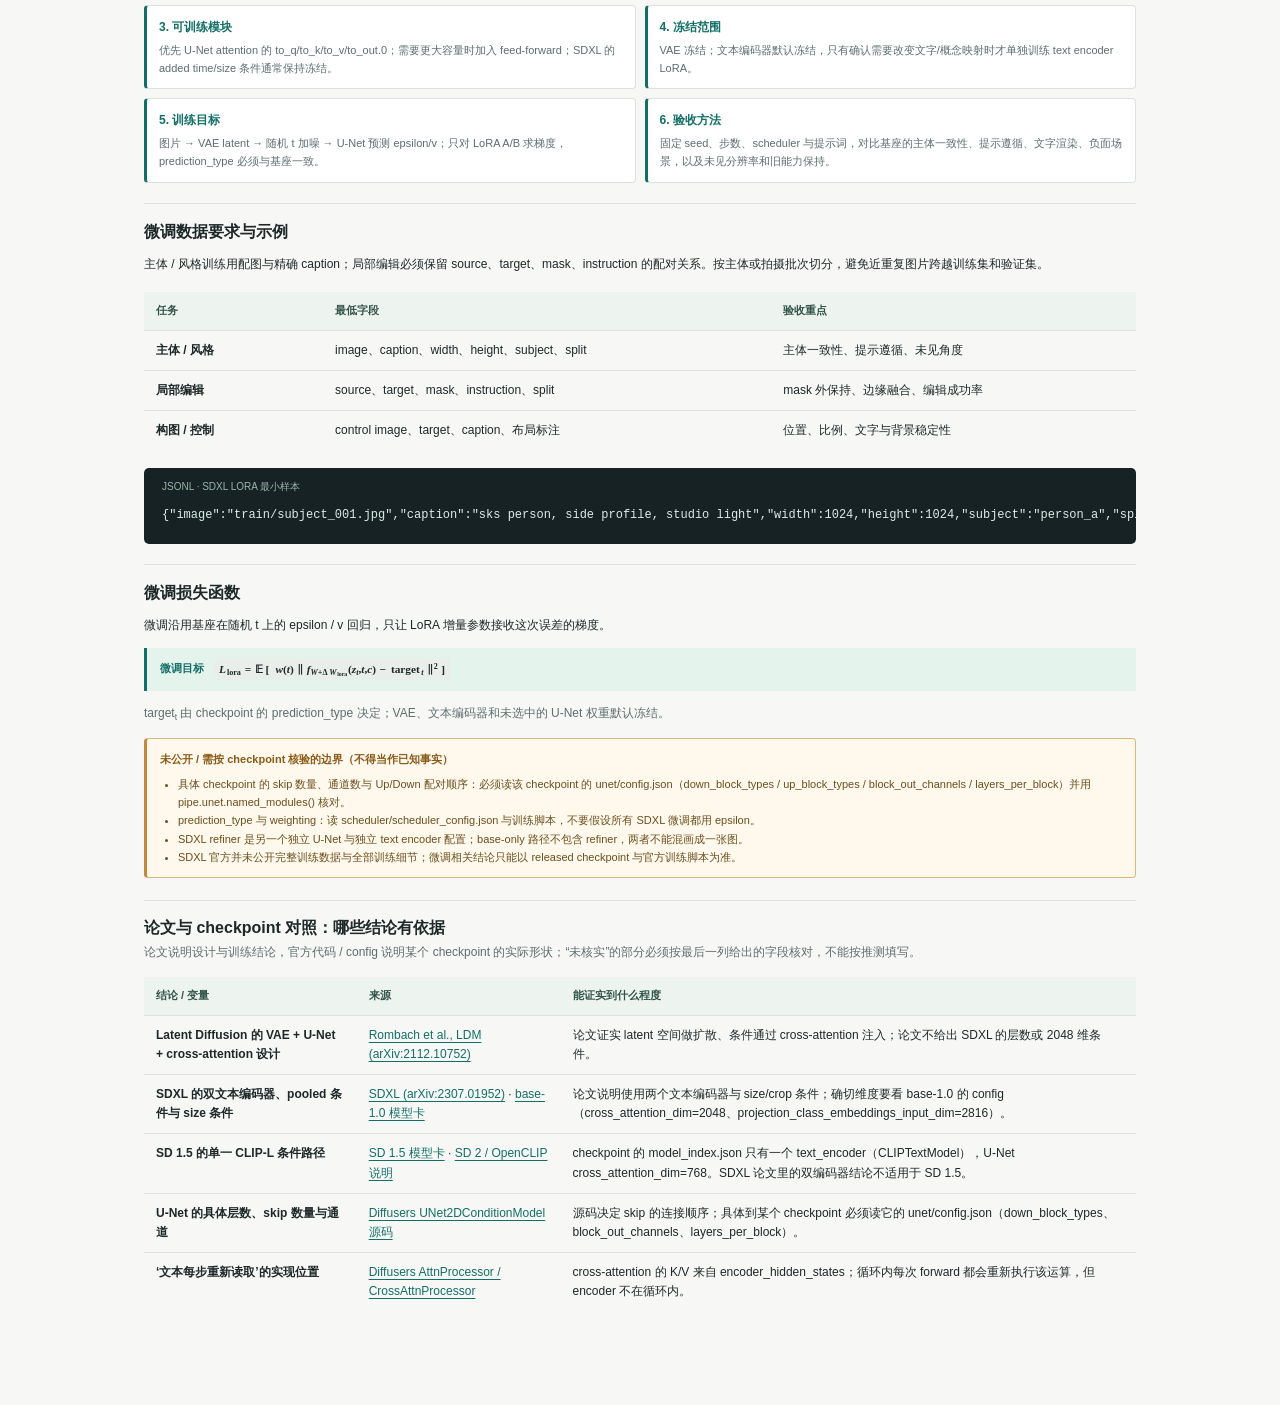
<file: image-sdxl.html>
<!doctype html>
<html lang="zh-CN">
  <head>
    <meta charset="utf-8" />
    <meta name="viewport" content="width=device-width,initial-scale=1" />
    <title>SDXL U-Net 结构详解 | 生成模型工程手册</title>
    <link rel="stylesheet" href="styles.css" />
    <link rel="stylesheet" href="detail.css" />
  </head>
  <body>
    <div class="detail-top">
      <a href="image-models.html">← 图像模型总览</a>
      <span>SD1.5 / SDXL 结构详解</span>
      <a href="image-dit.html">DiT/MMDiT →</a>
    </div>
    <main class="detail-reader">
      <div class="eyebrow">模型详解 A / U-Net Latent Diffusion</div>
      <h1>SD 1.5 / SDXL：U-Net 结构、推断、训练与微调</h1>
      <p class="lead">本页只保留四部分：网络结构、推断流程、训练流程（含损失函数）、微调方式（含数据要求与微调损失）。Tokenizer、文本编码器和 VAE 作为推断链路中的步骤说明，不再单独占用章节；U-Net 内部模块在点击 block 后展开。</p>

      <div class="generated-section page-network" id="network">
        <h2>1. 网络结构</h2>
        <p class="generated-intro">先看 Down / Mid / Up 与 skip feature 的真实连接，再点击任意 block 查看 ResnetBlock2D、Transformer2D、Cross-Attention、Downsample2D 或 Upsample2D 的内部顺序。</p>
        <div data-architecture="sdxl"></div>
        <div class="generic-slot" data-generic="unet-tensor"></div>
        <div class="generic-slot" data-generic="image-vae"></div>
      </div>
    </main>
    <script src="mathlite.js"></script>
    <script src="mermaid-lite.js"></script>
    <script src="detail.js"></script>
  </body>
</html>
</file>
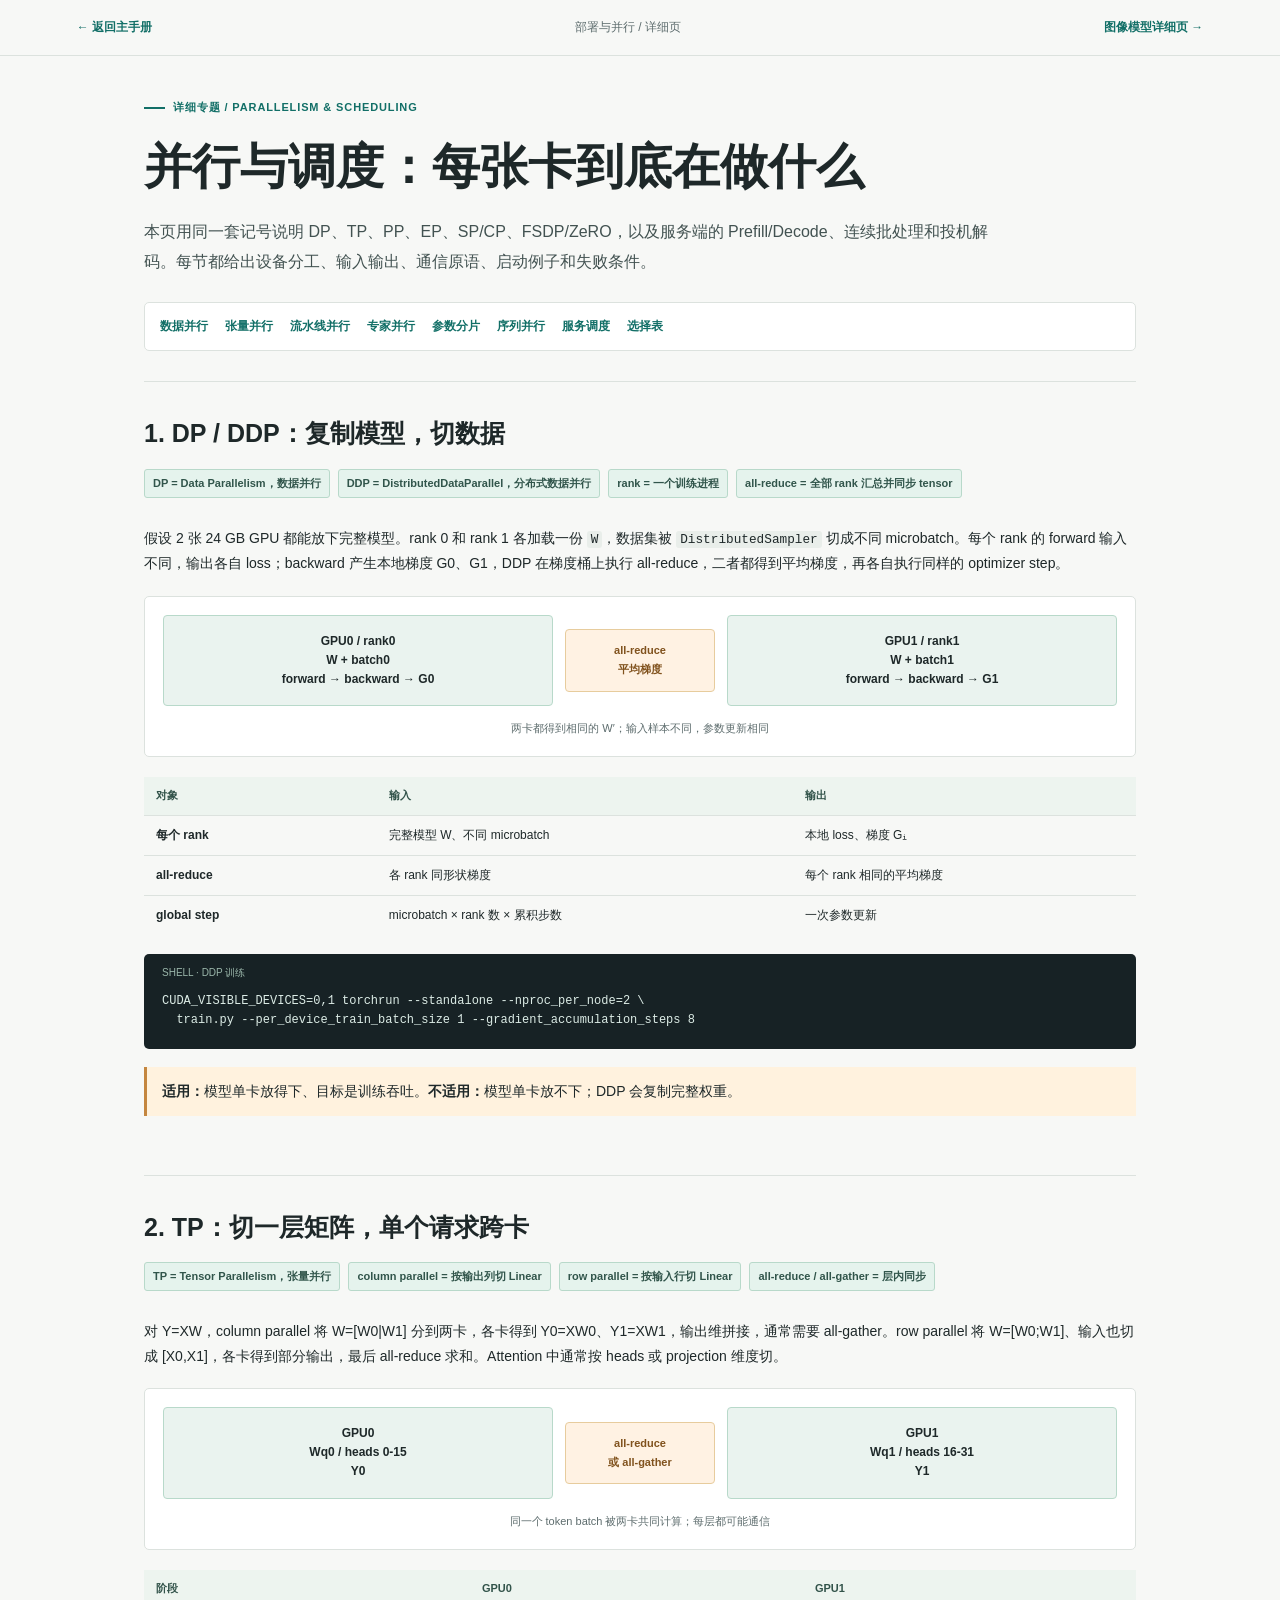
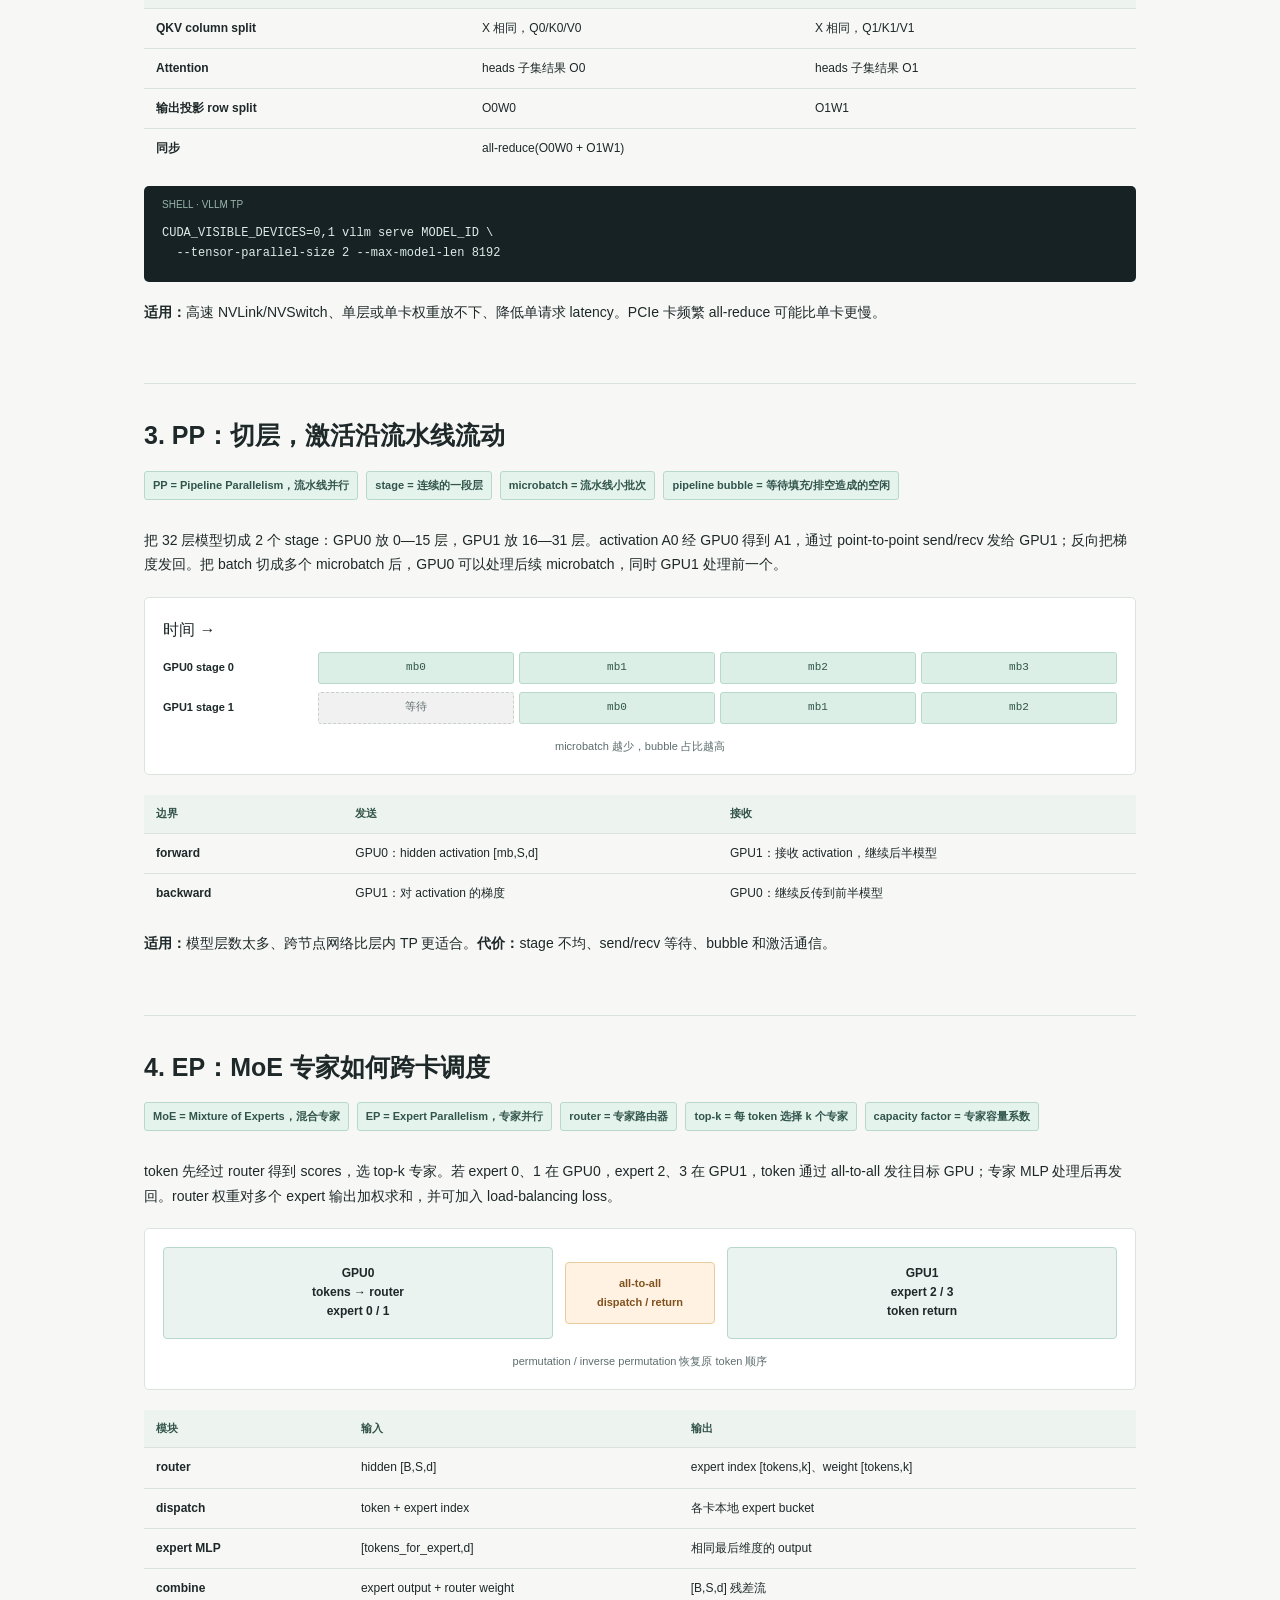
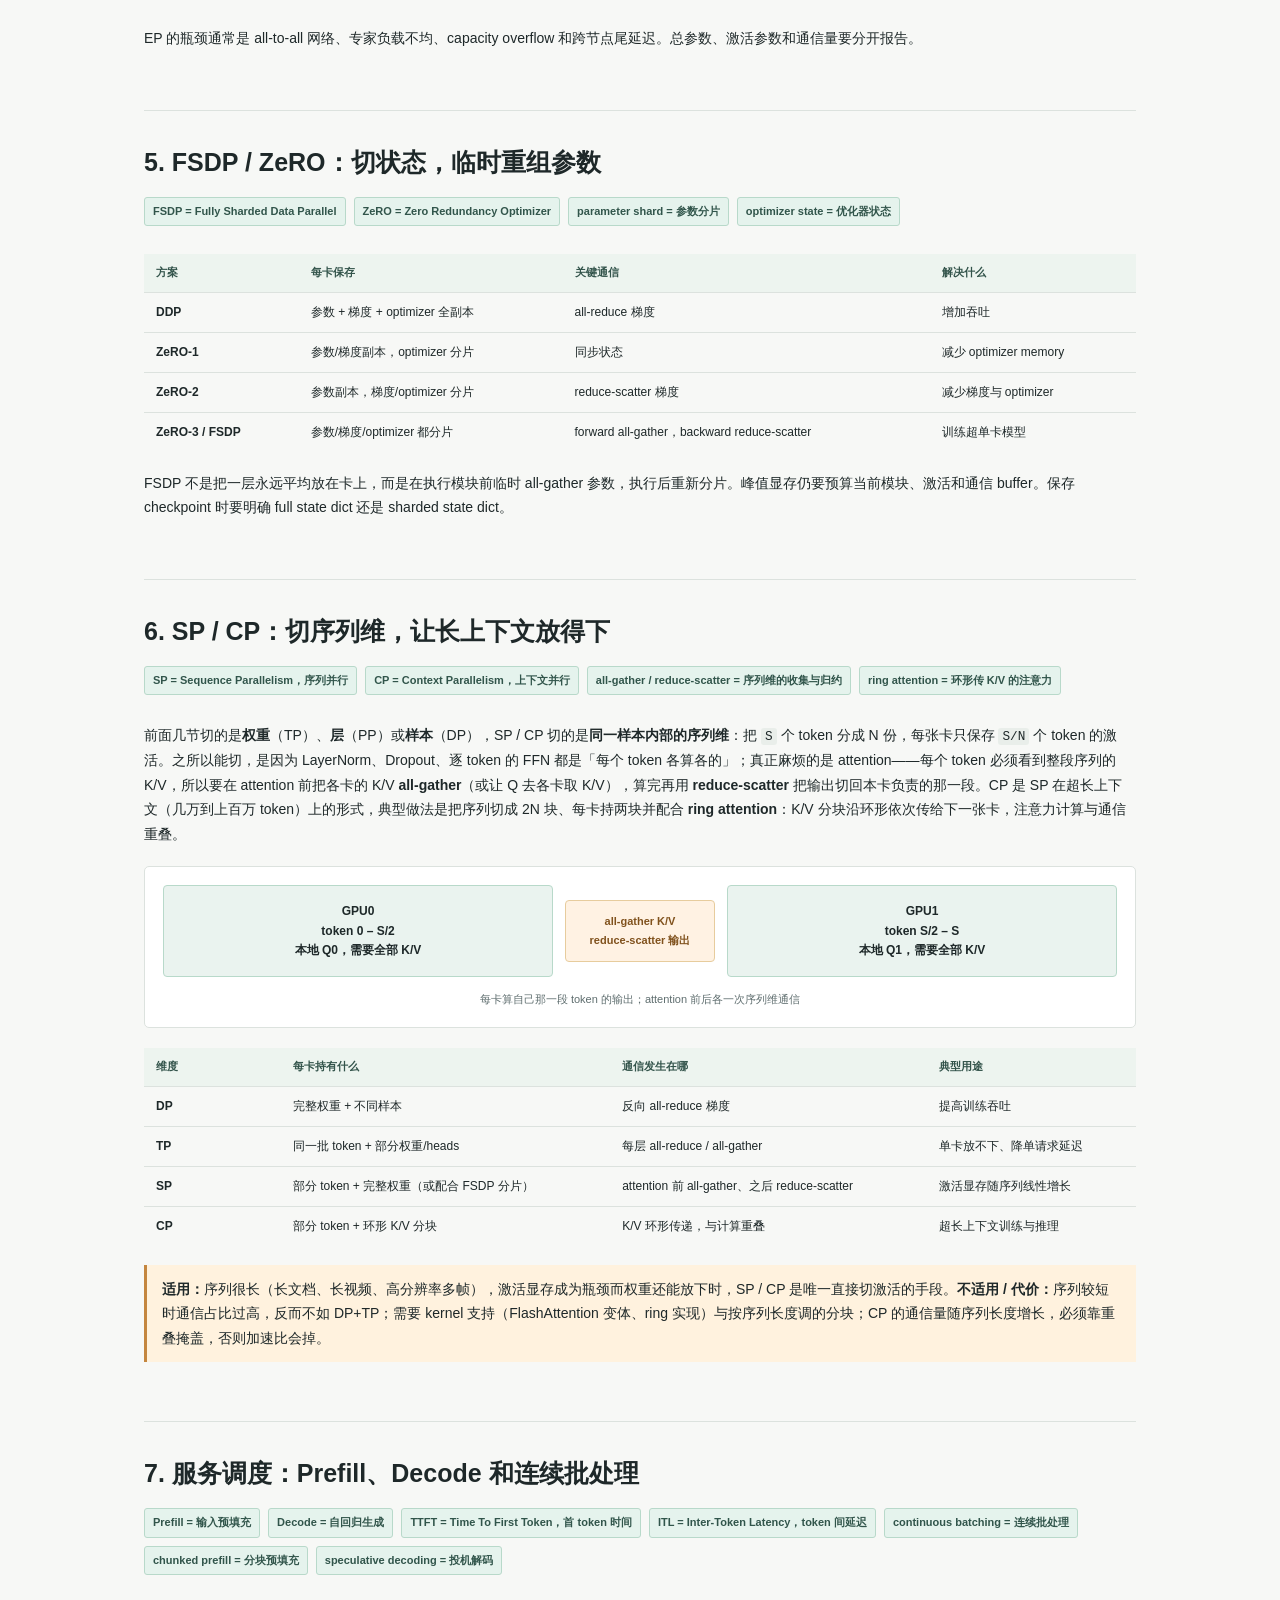
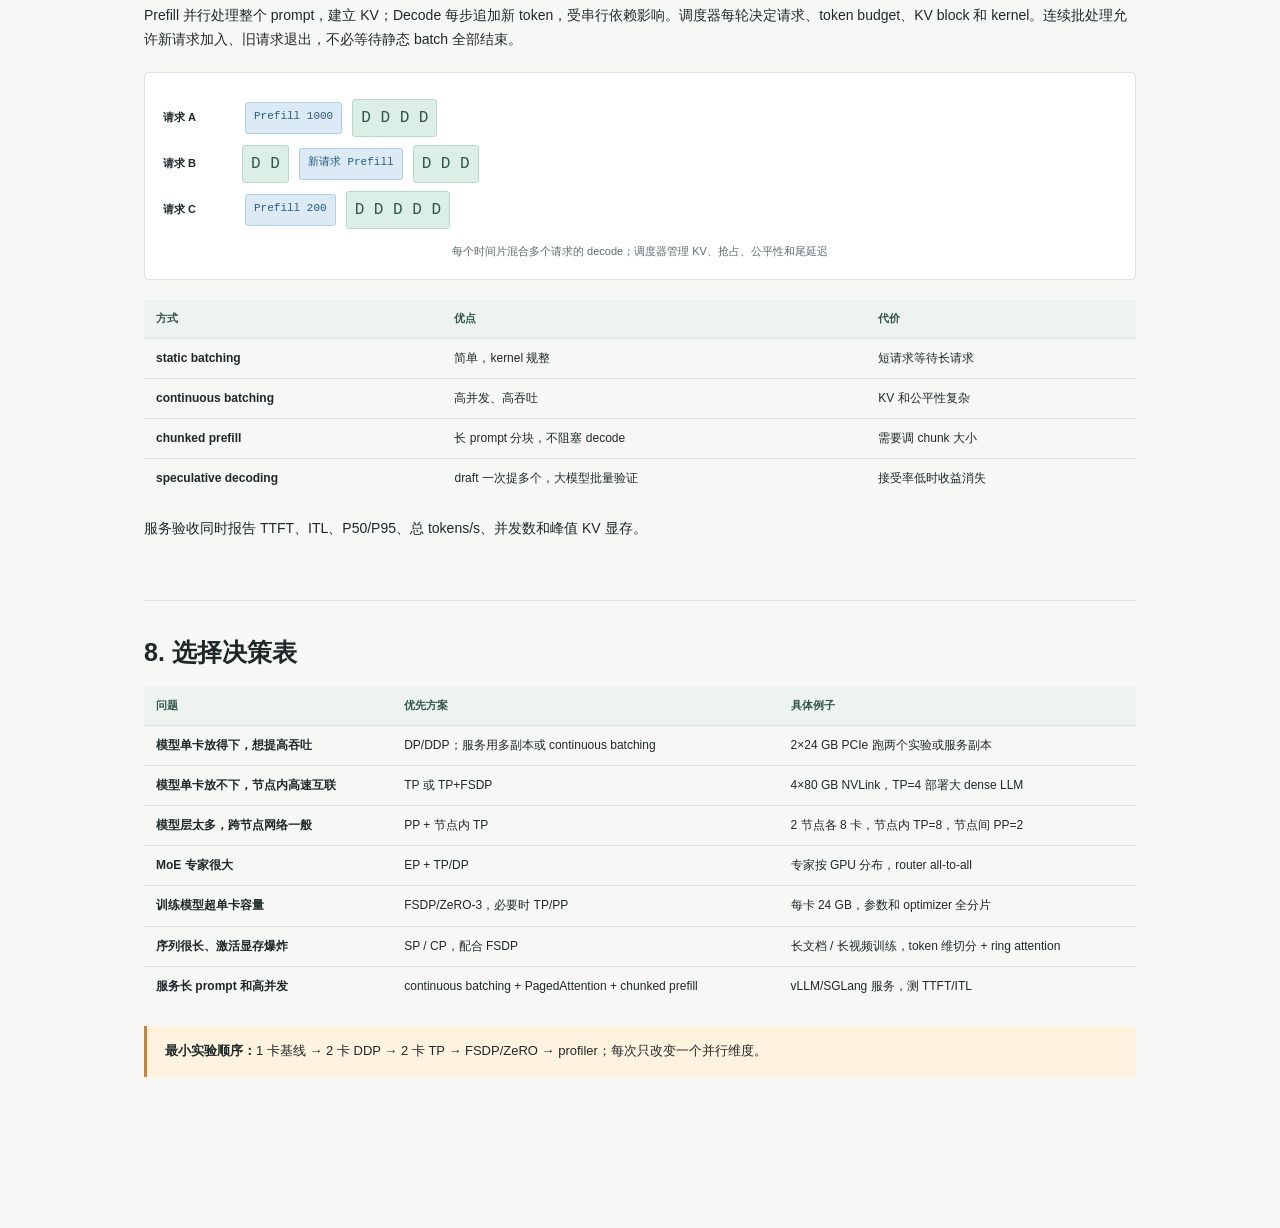
<file: parallel.html>
<!doctype html>
<html lang="zh-CN"><head><meta charset="utf-8"><meta name="viewport" content="width=device-width,initial-scale=1"><title>并行与调度详解 | 生成模型工程手册</title><link rel="stylesheet" href="styles.css"><link rel="stylesheet" href="detail.css"></head>
<body><div class="detail-top"><a href="index.html">← 返回主手册</a><span>部署与并行 / 详细页</span><a href="image-models.html">图像模型详细页 →</a></div><main class="detail-reader">
<div class="eyebrow">详细专题 / Parallelism & Scheduling</div><h1>并行与调度：每张卡到底在做什么</h1><p class="lead">本页用同一套记号说明 DP、TP、PP、EP、SP/CP、FSDP/ZeRO，以及服务端的 Prefill/Decode、连续批处理和投机解码。每节都给出设备分工、输入输出、通信原语、启动例子和失败条件。</p>
<div class="detail-nav"><a href="#data">数据并行</a><a href="#tensor">张量并行</a><a href="#pipeline">流水线并行</a><a href="#expert">专家并行</a><a href="#shard">参数分片</a><a href="#sequence">序列并行</a><a href="#serve-sched">服务调度</a><a href="#decision">选择表</a></div>
<section id="data" class="detail-section"><h2>1. DP / DDP：复制模型，切数据</h2><div class="detail-terms"><b>DP = Data Parallelism，数据并行</b><b>DDP = DistributedDataParallel，分布式数据并行</b><b>rank = 一个训练进程</b><b>all-reduce = 全部 rank 汇总并同步 tensor</b></div><p>假设 2 张 24 GB GPU 都能放下完整模型。rank 0 和 rank 1 各加载一份 <code>W</code>，数据集被 <code>DistributedSampler</code> 切成不同 microbatch。每个 rank 的 forward 输入不同，输出各自 loss；backward 产生本地梯度 G0、G1，DDP 在梯度桶上执行 all-reduce，二者都得到平均梯度，再各自执行同样的 optimizer step。</p><div class="parallel-diagram"><div class="p-row"><div class="p-box">GPU0 / rank0<br>W + batch0<br>forward → backward → G0</div><div class="p-op">all-reduce<br>平均梯度</div><div class="p-box">GPU1 / rank1<br>W + batch1<br>forward → backward → G1</div></div><div class="p-result">两卡都得到相同的 W′；输入样本不同，参数更新相同</div></div><div class="io-table"><table><tr><th>对象</th><th>输入</th><th>输出</th></tr><tr><td>每个 rank</td><td>完整模型 W、不同 microbatch</td><td>本地 loss、梯度 Gᵢ</td></tr><tr><td>all-reduce</td><td>各 rank 同形状梯度</td><td>每个 rank 相同的平均梯度</td></tr><tr><td>global step</td><td>microbatch × rank 数 × 累积步数</td><td>一次参数更新</td></tr></table></div><div class="code-block"><span class="code-label">Shell · DDP 训练</span><pre><code>CUDA_VISIBLE_DEVICES=0,1 torchrun --standalone --nproc_per_node=2 \
  train.py --per_device_train_batch_size 1 --gradient_accumulation_steps 8</code></pre></div><p class="warning-line"><b>适用：</b>模型单卡放得下、目标是训练吞吐。<b>不适用：</b>模型单卡放不下；DDP 会复制完整权重。</p></section>
<section id="tensor" class="detail-section"><h2>2. TP：切一层矩阵，单个请求跨卡</h2><div class="detail-terms"><b>TP = Tensor Parallelism，张量并行</b><b>column parallel = 按输出列切 Linear</b><b>row parallel = 按输入行切 Linear</b><b>all-reduce / all-gather = 层内同步</b></div><p>对 Y=XW，column parallel 将 W=[W0|W1] 分到两卡，各卡得到 Y0=XW0、Y1=XW1，输出维拼接，通常需要 all-gather。row parallel 将 W=[W0;W1]、输入也切成 [X0,X1]，各卡得到部分输出，最后 all-reduce 求和。Attention 中通常按 heads 或 projection 维度切。</p><div class="parallel-diagram"><div class="p-row"><div class="p-box">GPU0<br>Wq0 / heads 0-15<br>Y0</div><div class="p-op">all-reduce<br>或 all-gather</div><div class="p-box">GPU1<br>Wq1 / heads 16-31<br>Y1</div></div><div class="p-result">同一个 token batch 被两卡共同计算；每层都可能通信</div></div><div class="io-table"><table><tr><th>阶段</th><th>GPU0</th><th>GPU1</th></tr><tr><td>QKV column split</td><td>X 相同，Q0/K0/V0</td><td>X 相同，Q1/K1/V1</td></tr><tr><td>Attention</td><td>heads 子集结果 O0</td><td>heads 子集结果 O1</td></tr><tr><td>输出投影 row split</td><td>O0W0</td><td>O1W1</td></tr><tr><td>同步</td><td colspan="2">all-reduce(O0W0 + O1W1)</td></tr></table></div><div class="code-block"><span class="code-label">Shell · vLLM TP</span><pre><code>CUDA_VISIBLE_DEVICES=0,1 vllm serve MODEL_ID \
  --tensor-parallel-size 2 --max-model-len 8192</code></pre></div><p><b>适用：</b>高速 NVLink/NVSwitch、单层或单卡权重放不下、降低单请求 latency。PCIe 卡频繁 all-reduce 可能比单卡更慢。</p></section>
<section id="pipeline" class="detail-section"><h2>3. PP：切层，激活沿流水线流动</h2><div class="detail-terms"><b>PP = Pipeline Parallelism，流水线并行</b><b>stage = 连续的一段层</b><b>microbatch = 流水线小批次</b><b>pipeline bubble = 等待填充/排空造成的空闲</b></div><p>把 32 层模型切成 2 个 stage：GPU0 放 0—15 层，GPU1 放 16—31 层。activation A0 经 GPU0 得到 A1，通过 point-to-point send/recv 发给 GPU1；反向把梯度发回。把 batch 切成多个 microbatch 后，GPU0 可以处理后续 microbatch，同时 GPU1 处理前一个。</p><div class="parallel-diagram pipeline-grid"><div class="p-label">时间 →</div><div class="stage-line"><b>GPU0 stage 0</b><span class="busy">mb0</span><span class="busy">mb1</span><span class="busy">mb2</span><span class="busy">mb3</span></div><div class="stage-line"><b>GPU1 stage 1</b><span class="idle">等待</span><span class="busy">mb0</span><span class="busy">mb1</span><span class="busy">mb2</span></div><div class="p-result">microbatch 越少，bubble 占比越高</div></div><div class="io-table"><table><tr><th>边界</th><th>发送</th><th>接收</th></tr><tr><td>forward</td><td>GPU0：hidden activation [mb,S,d]</td><td>GPU1：接收 activation，继续后半模型</td></tr><tr><td>backward</td><td>GPU1：对 activation 的梯度</td><td>GPU0：继续反传到前半模型</td></tr></table></div><p><b>适用：</b>模型层数太多、跨节点网络比层内 TP 更适合。<b>代价：</b>stage 不均、send/recv 等待、bubble 和激活通信。</p></section>
<section id="expert" class="detail-section"><h2>4. EP：MoE 专家如何跨卡调度</h2><div class="detail-terms"><b>MoE = Mixture of Experts，混合专家</b><b>EP = Expert Parallelism，专家并行</b><b>router = 专家路由器</b><b>top-k = 每 token 选择 k 个专家</b><b>capacity factor = 专家容量系数</b></div><p>token 先经过 router 得到 scores，选 top-k 专家。若 expert 0、1 在 GPU0，expert 2、3 在 GPU1，token 通过 all-to-all 发往目标 GPU；专家 MLP 处理后再发回。router 权重对多个 expert 输出加权求和，并可加入 load-balancing loss。</p><div class="parallel-diagram"><div class="p-row"><div class="p-box">GPU0<br>tokens → router<br>expert 0 / 1</div><div class="p-op">all-to-all<br>dispatch / return</div><div class="p-box">GPU1<br>expert 2 / 3<br>token return</div></div><div class="p-result">permutation / inverse permutation 恢复原 token 顺序</div></div><div class="io-table"><table><tr><th>模块</th><th>输入</th><th>输出</th></tr><tr><td>router</td><td>hidden [B,S,d]</td><td>expert index [tokens,k]、weight [tokens,k]</td></tr><tr><td>dispatch</td><td>token + expert index</td><td>各卡本地 expert bucket</td></tr><tr><td>expert MLP</td><td>[tokens_for_expert,d]</td><td>相同最后维度的 output</td></tr><tr><td>combine</td><td>expert output + router weight</td><td>[B,S,d] 残差流</td></tr></table></div><p>EP 的瓶颈通常是 all-to-all 网络、专家负载不均、capacity overflow 和跨节点尾延迟。总参数、激活参数和通信量要分开报告。</p></section>
<section id="shard" class="detail-section"><h2>5. FSDP / ZeRO：切状态，临时重组参数</h2><div class="detail-terms"><b>FSDP = Fully Sharded Data Parallel</b><b>ZeRO = Zero Redundancy Optimizer</b><b>parameter shard = 参数分片</b><b>optimizer state = 优化器状态</b></div><div class="io-table"><table><tr><th>方案</th><th>每卡保存</th><th>关键通信</th><th>解决什么</th></tr><tr><td>DDP</td><td>参数 + 梯度 + optimizer 全副本</td><td>all-reduce 梯度</td><td>增加吞吐</td></tr><tr><td>ZeRO-1</td><td>参数/梯度副本，optimizer 分片</td><td>同步状态</td><td>减少 optimizer memory</td></tr><tr><td>ZeRO-2</td><td>参数副本，梯度/optimizer 分片</td><td>reduce-scatter 梯度</td><td>减少梯度与 optimizer</td></tr><tr><td>ZeRO-3 / FSDP</td><td>参数/梯度/optimizer 都分片</td><td>forward all-gather，backward reduce-scatter</td><td>训练超单卡模型</td></tr></table></div><p>FSDP 不是把一层永远平均放在卡上，而是在执行模块前临时 all-gather 参数，执行后重新分片。峰值显存仍要预算当前模块、激活和通信 buffer。保存 checkpoint 时要明确 full state dict 还是 sharded state dict。</p></section>
<section id="sequence" class="detail-section"><h2>6. SP / CP：切序列维，让长上下文放得下</h2><div class="detail-terms"><b>SP = Sequence Parallelism，序列并行</b><b>CP = Context Parallelism，上下文并行</b><b>all-gather / reduce-scatter = 序列维的收集与归约</b><b>ring attention = 环形传 K/V 的注意力</b></div><p>前面几节切的是<b>权重</b>（TP）、<b>层</b>（PP）或<b>样本</b>（DP），SP / CP 切的是<b>同一样本内部的序列维</b>：把 <code>S</code> 个 token 分成 N 份，每张卡只保存 <code>S/N</code> 个 token 的激活。之所以能切，是因为 LayerNorm、Dropout、逐 token 的 FFN 都是「每个 token 各算各的」；真正麻烦的是 attention——每个 token 必须看到整段序列的 K/V，所以要在 attention 前把各卡的 K/V <b>all-gather</b>（或让 Q 去各卡取 K/V），算完再用 <b>reduce-scatter</b> 把输出切回本卡负责的那一段。CP 是 SP 在超长上下文（几万到上百万 token）上的形式，典型做法是把序列切成 2N 块、每卡持两块并配合 <b>ring attention</b>：K/V 分块沿环形依次传给下一张卡，注意力计算与通信重叠。</p><div class="parallel-diagram"><div class="p-row"><div class="p-box">GPU0<br>token 0 – S/2<br>本地 Q0，需要全部 K/V</div><div class="p-op">all-gather K/V<br>reduce-scatter 输出</div><div class="p-box">GPU1<br>token S/2 – S<br>本地 Q1，需要全部 K/V</div></div><div class="p-result">每卡算自己那一段 token 的输出；attention 前后各一次序列维通信</div></div><div class="io-table"><table><tr><th>维度</th><th>每卡持有什么</th><th>通信发生在哪</th><th>典型用途</th></tr><tr><td>DP</td><td>完整权重 + 不同样本</td><td>反向 all-reduce 梯度</td><td>提高训练吞吐</td></tr><tr><td>TP</td><td>同一批 token + 部分权重/heads</td><td>每层 all-reduce / all-gather</td><td>单卡放不下、降单请求延迟</td></tr><tr><td>SP</td><td>部分 token + 完整权重（或配合 FSDP 分片）</td><td>attention 前 all-gather、之后 reduce-scatter</td><td>激活显存随序列线性增长</td></tr><tr><td>CP</td><td>部分 token + 环形 K/V 分块</td><td>K/V 环形传递，与计算重叠</td><td>超长上下文训练与推理</td></tr></table></div><p class="warning-line"><b>适用：</b>序列很长（长文档、长视频、高分辨率多帧），激活显存成为瓶颈而权重还能放下时，SP / CP 是唯一直接切激活的手段。<b>不适用 / 代价：</b>序列较短时通信占比过高，反而不如 DP+TP；需要 kernel 支持（FlashAttention 变体、ring 实现）与按序列长度调的分块；CP 的通信量随序列长度增长，必须靠重叠掩盖，否则加速比会掉。</p></section>
<section id="serve-sched" class="detail-section"><h2>7. 服务调度：Prefill、Decode 和连续批处理</h2><div class="detail-terms"><b>Prefill = 输入预填充</b><b>Decode = 自回归生成</b><b>TTFT = Time To First Token，首 token 时间</b><b>ITL = Inter-Token Latency，token 间延迟</b><b>continuous batching = 连续批处理</b><b>chunked prefill = 分块预填充</b><b>speculative decoding = 投机解码</b></div><p>Prefill 并行处理整个 prompt，建立 KV；Decode 每步追加新 token，受串行依赖影响。调度器每轮决定请求、token budget、KV block 和 kernel。连续批处理允许新请求加入、旧请求退出，不必等待静态 batch 全部结束。</p><div class="parallel-diagram"><div class="schedule"><div><b>请求 A</b><span class="prefill">Prefill 1000</span><span class="decode">D D D D</span></div><div><b>请求 B</b><span class="decode">D D</span><span class="prefill">新请求 Prefill</span><span class="decode">D D D</span></div><div><b>请求 C</b><span class="prefill">Prefill 200</span><span class="decode">D D D D D</span></div></div><div class="p-result">每个时间片混合多个请求的 decode；调度器管理 KV、抢占、公平性和尾延迟</div></div><div class="io-table"><table><tr><th>方式</th><th>优点</th><th>代价</th></tr><tr><td>static batching</td><td>简单，kernel 规整</td><td>短请求等待长请求</td></tr><tr><td>continuous batching</td><td>高并发、高吞吐</td><td>KV 和公平性复杂</td></tr><tr><td>chunked prefill</td><td>长 prompt 分块，不阻塞 decode</td><td>需要调 chunk 大小</td></tr><tr><td>speculative decoding</td><td>draft 一次提多个，大模型批量验证</td><td>接受率低时收益消失</td></tr></table></div><p>服务验收同时报告 TTFT、ITL、P50/P95、总 tokens/s、并发数和峰值 KV 显存。</p></section>
<section id="decision" class="detail-section"><h2>8. 选择决策表</h2><div class="io-table"><table><tr><th>问题</th><th>优先方案</th><th>具体例子</th></tr><tr><td>模型单卡放得下，想提高吞吐</td><td>DP/DDP；服务用多副本或 continuous batching</td><td>2×24 GB PCIe 跑两个实验或服务副本</td></tr><tr><td>模型单卡放不下，节点内高速互联</td><td>TP 或 TP+FSDP</td><td>4×80 GB NVLink，TP=4 部署大 dense LLM</td></tr><tr><td>模型层太多，跨节点网络一般</td><td>PP + 节点内 TP</td><td>2 节点各 8 卡，节点内 TP=8，节点间 PP=2</td></tr><tr><td>MoE 专家很大</td><td>EP + TP/DP</td><td>专家按 GPU 分布，router all-to-all</td></tr><tr><td>训练模型超单卡容量</td><td>FSDP/ZeRO-3，必要时 TP/PP</td><td>每卡 24 GB，参数和 optimizer 全分片</td></tr><tr><td>序列很长、激活显存爆炸</td><td>SP / CP，配合 FSDP</td><td>长文档 / 长视频训练，token 维切分 + ring attention</td></tr><tr><td>服务长 prompt 和高并发</td><td>continuous batching + PagedAttention + chunked prefill</td><td>vLLM/SGLang 服务，测 TTFT/ITL</td></tr></table></div><div class="callout"><b>最小实验顺序：</b>1 卡基线 → 2 卡 DDP → 2 卡 TP → FSDP/ZeRO → profiler；每次只改变一个并行维度。</div></section>
</main></body></html>
</file>
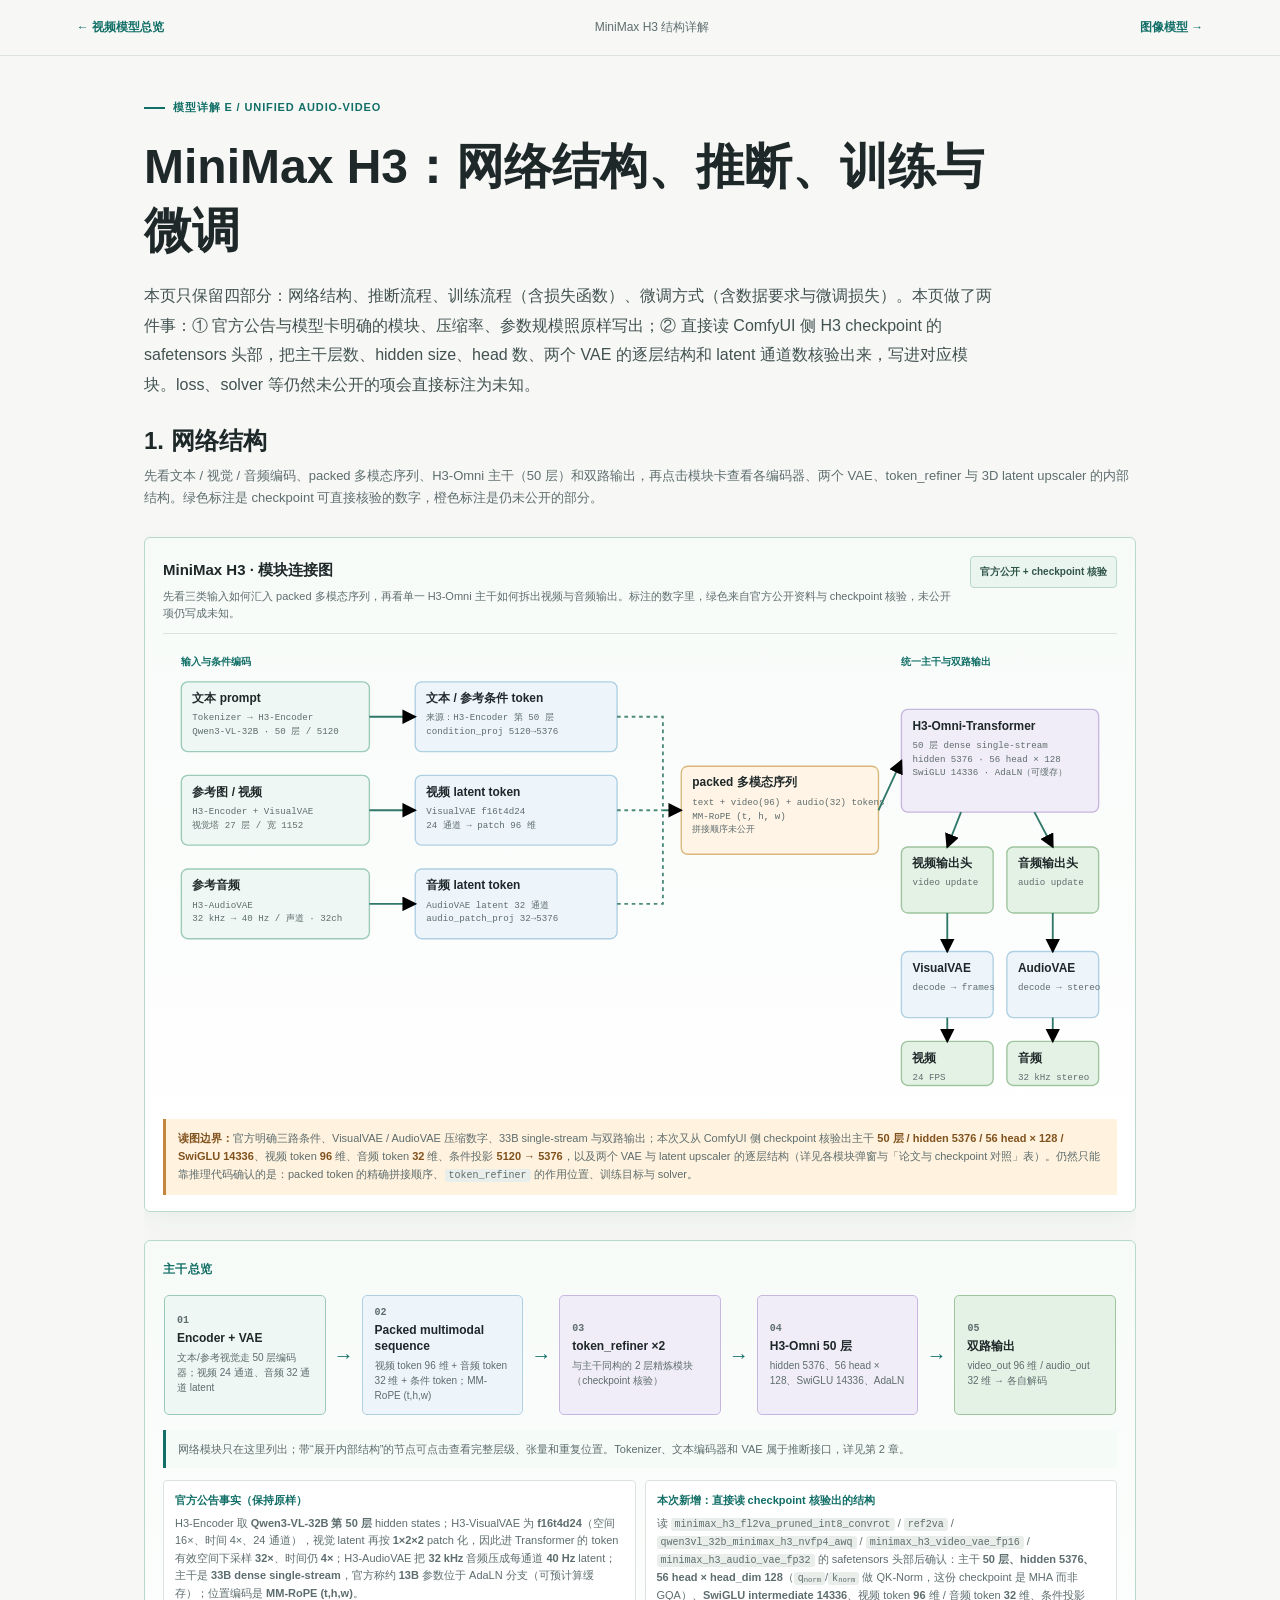
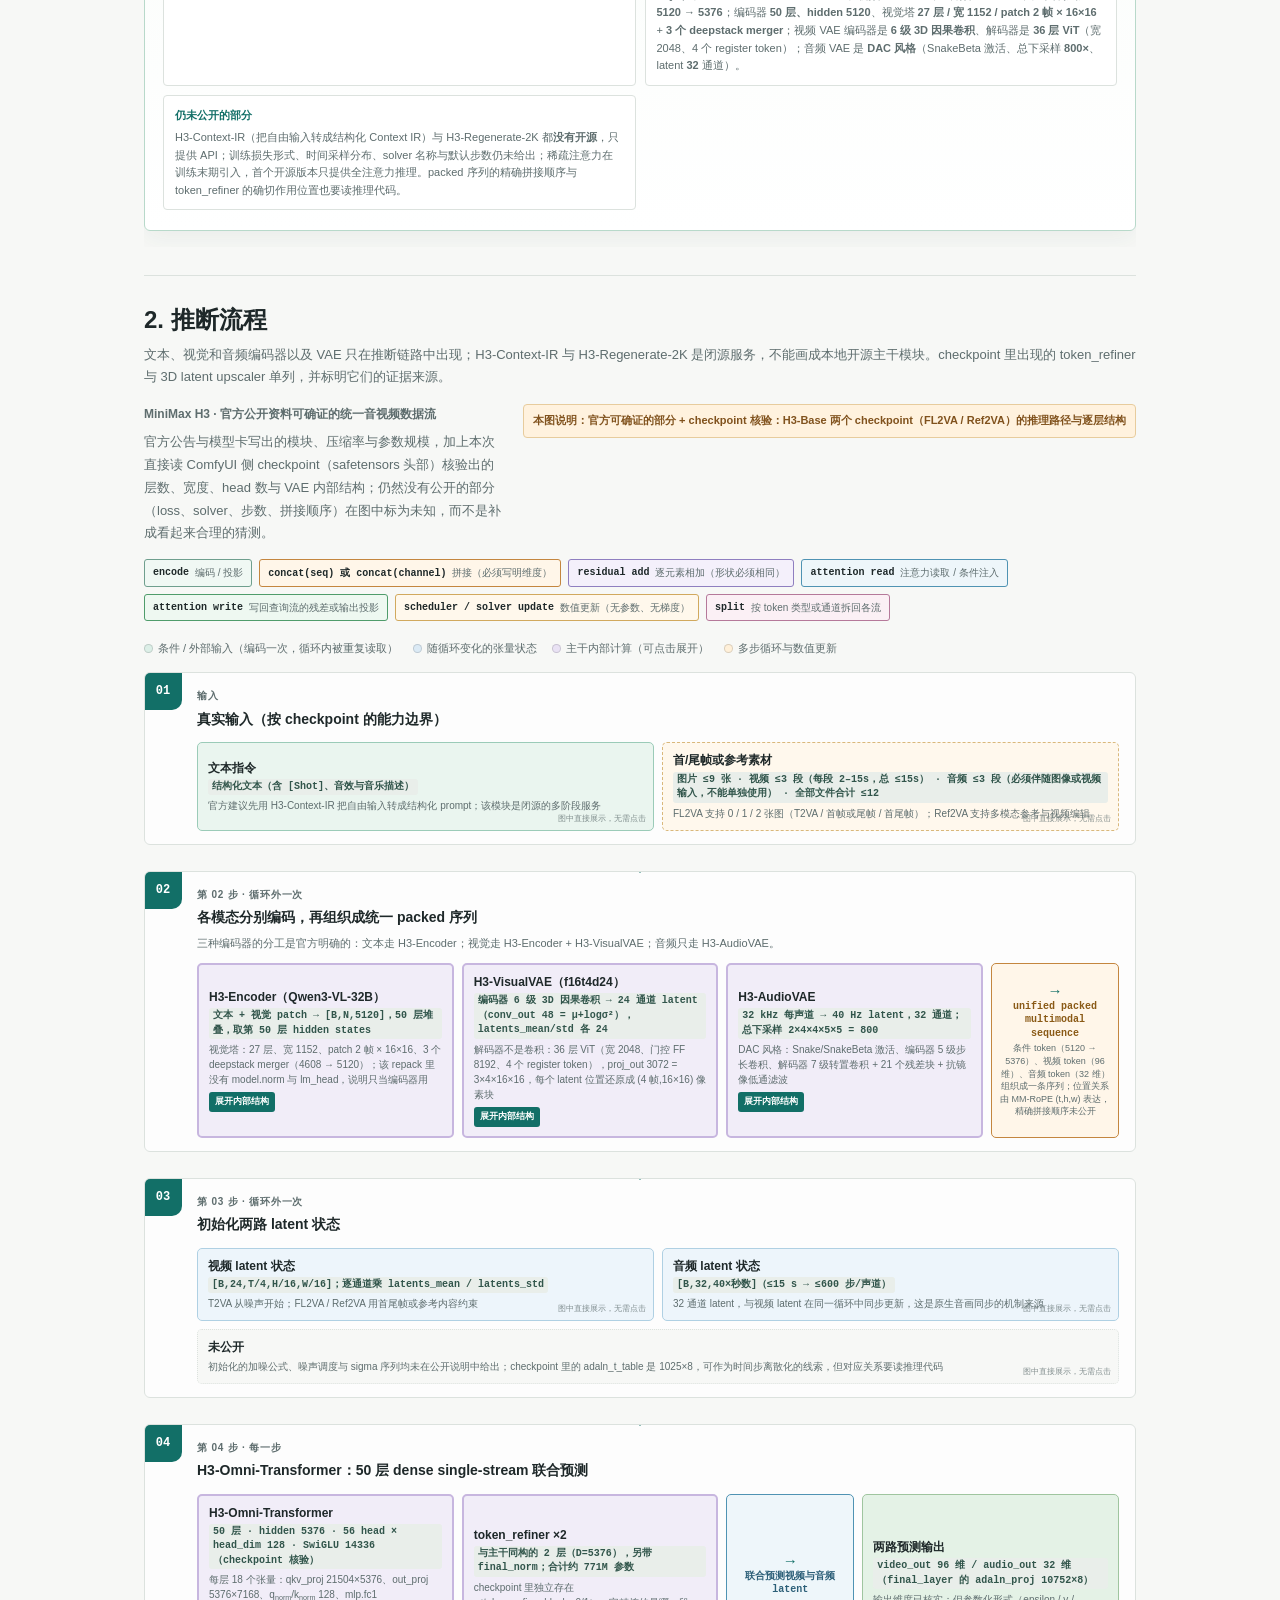
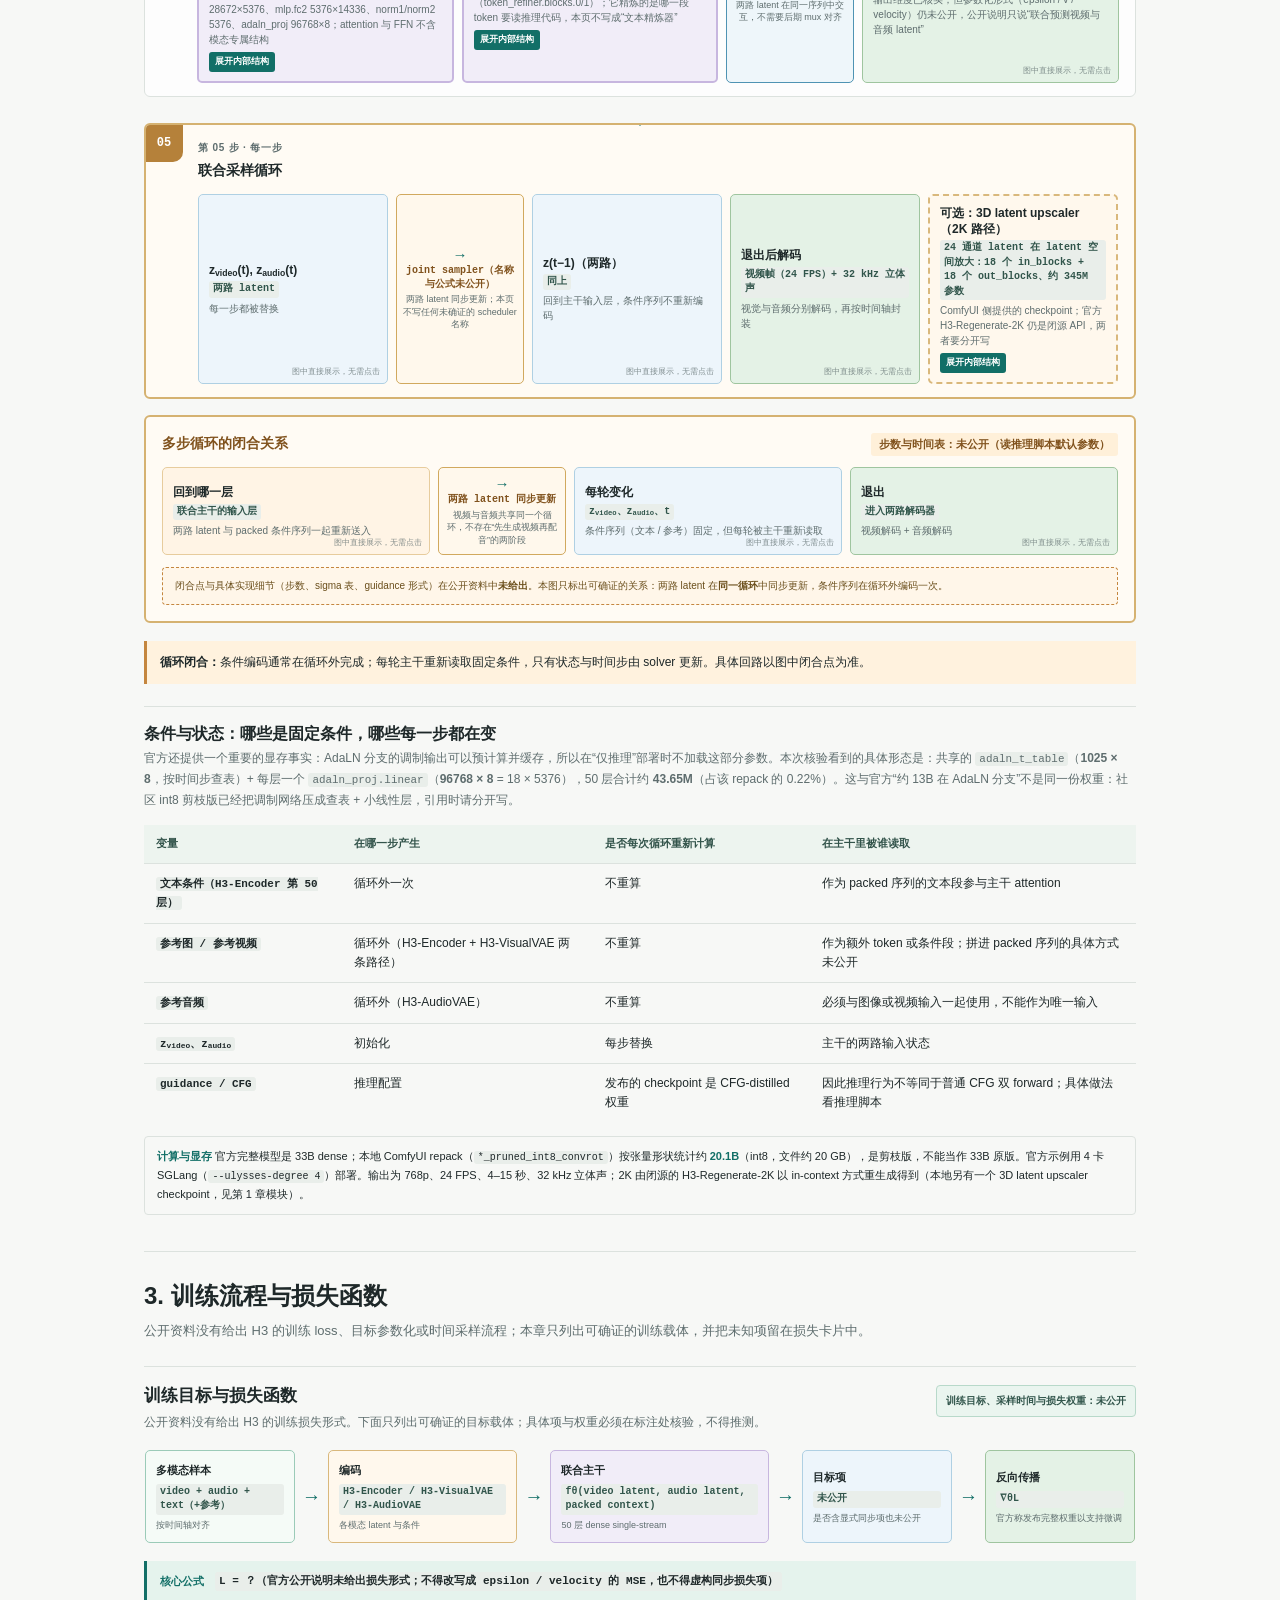
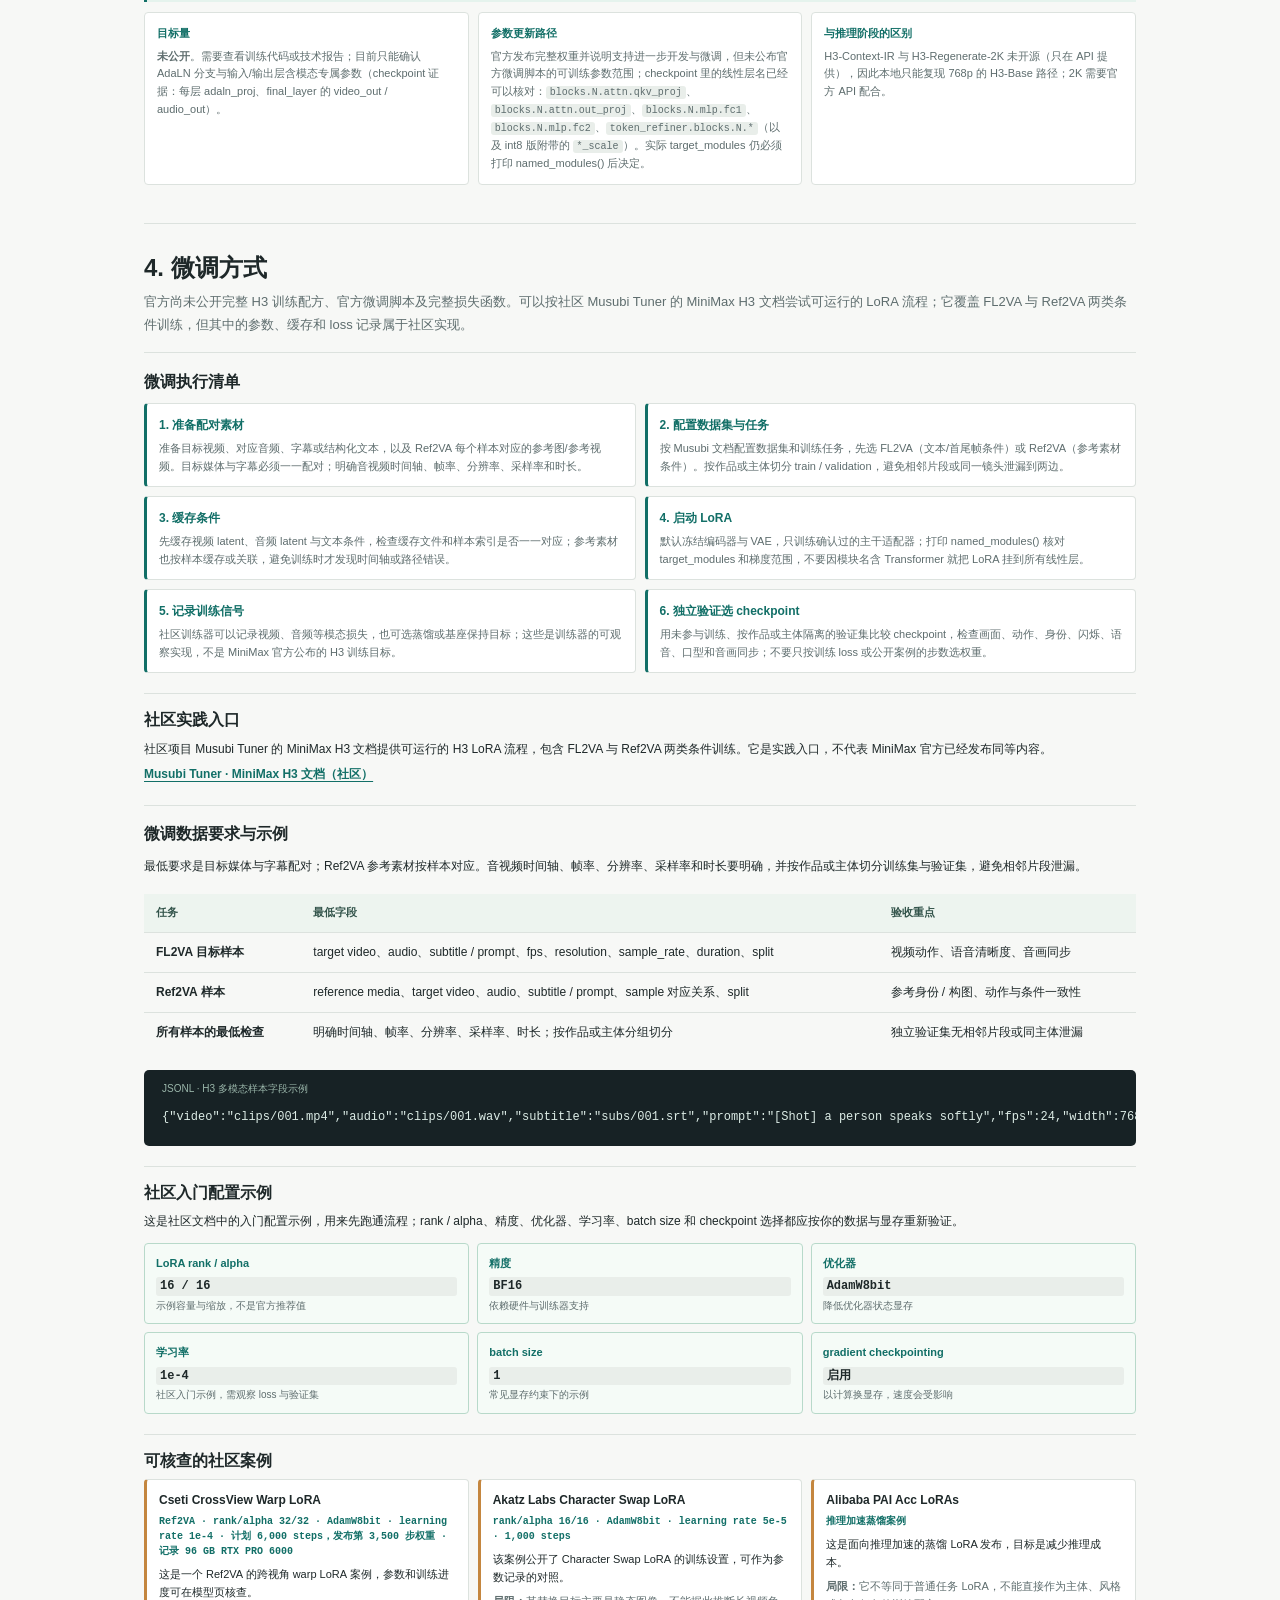
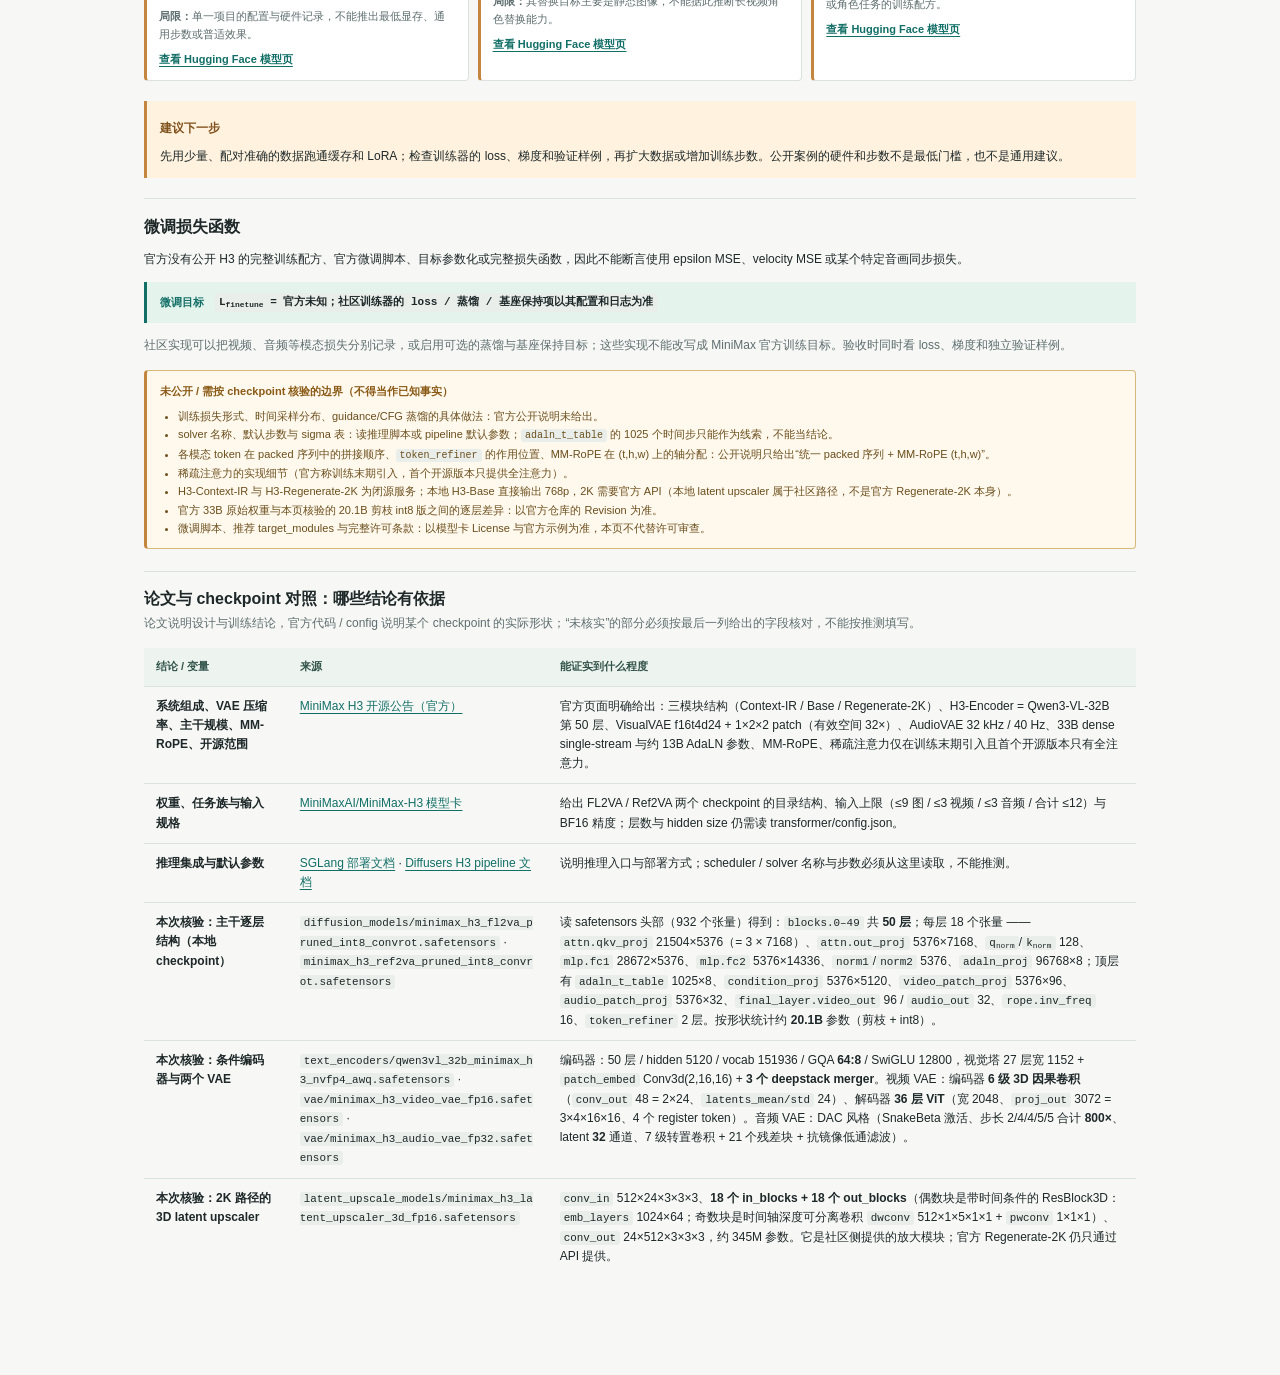
<file: video-h3.html>
<!doctype html>
<html lang="zh-CN">
  <head>
    <meta charset="utf-8" />
    <meta name="viewport" content="width=device-width,initial-scale=1" />
    <title>MiniMax H3 结构详解 | 生成模型工程手册</title>
    <link rel="stylesheet" href="styles.css" />
    <link rel="stylesheet" href="detail.css" />
  </head>
  <body>
    <div class="detail-top">
      <a href="video-models.html">← 视频模型总览</a><span>MiniMax H3 结构详解</span><a href="image-models.html">图像模型 →</a>
    </div>
    <main class="detail-reader">
      <div class="eyebrow">模型详解 E / Unified Audio-Video</div>
      <h1>MiniMax H3：网络结构、推断、训练与微调</h1>
      <p class="lead">本页只保留四部分：网络结构、推断流程、训练流程（含损失函数）、微调方式（含数据要求与微调损失）。本页做了两件事：① 官方公告与模型卡明确的模块、压缩率、参数规模照原样写出；② 直接读 ComfyUI 侧 H3 checkpoint 的 safetensors 头部，把主干层数、hidden size、head 数、两个 VAE 的逐层结构和 latent 通道数核验出来，写进对应模块。loss、solver 等仍然未公开的项会直接标注为未知。</p>
      <div class="generated-section page-network" id="network">
        <h2>1. 网络结构</h2>
        <p class="generated-intro">先看文本 / 视觉 / 音频编码、packed 多模态序列、H3-Omni 主干（50 层）和双路输出，再点击模块卡查看各编码器、两个 VAE、token_refiner 与 3D latent upscaler 的内部结构。绿色标注是 checkpoint 可直接核验的数字，橙色标注是仍未公开的部分。</p>
        <div data-architecture="h3"></div>
      </div>
    </main>
    <script src="mathlite.js"></script>
    <script src="mermaid-lite.js"></script>
    <script src="detail.js"></script>
  </body>
</html>
</file>
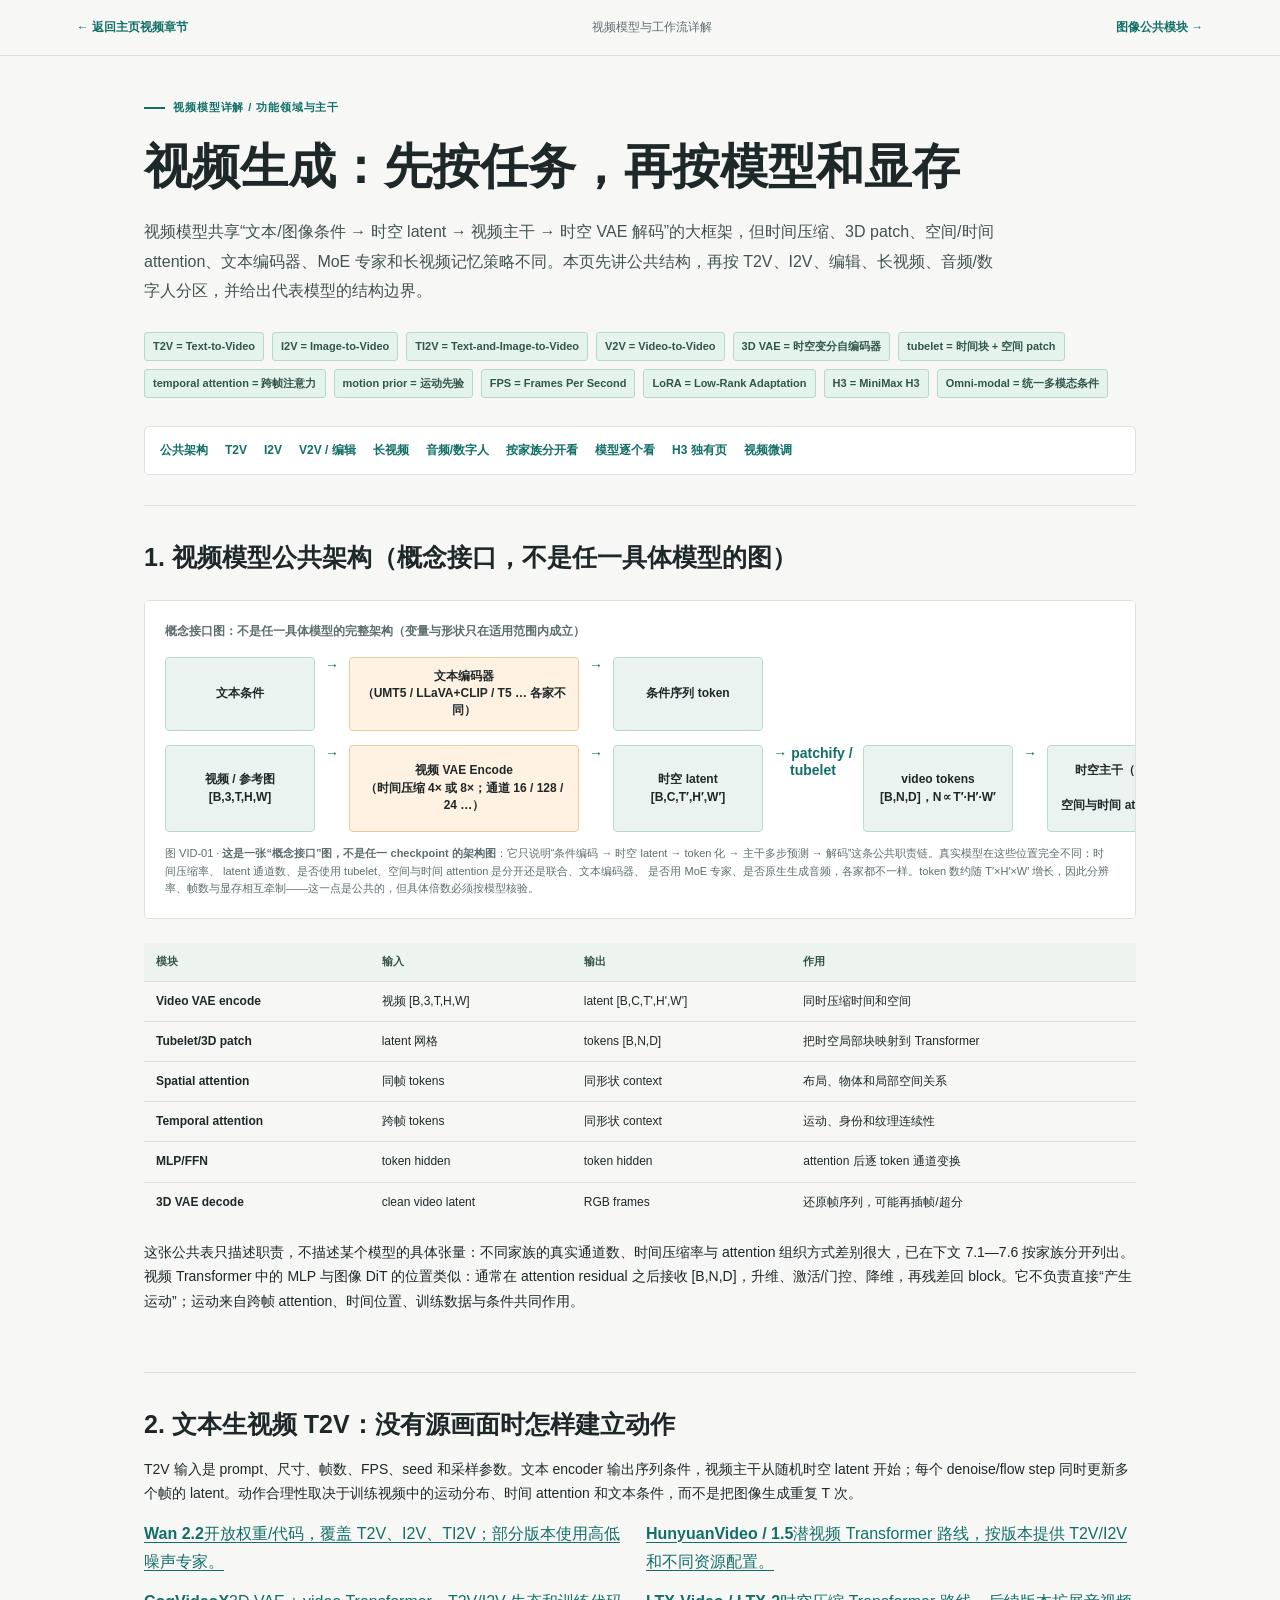
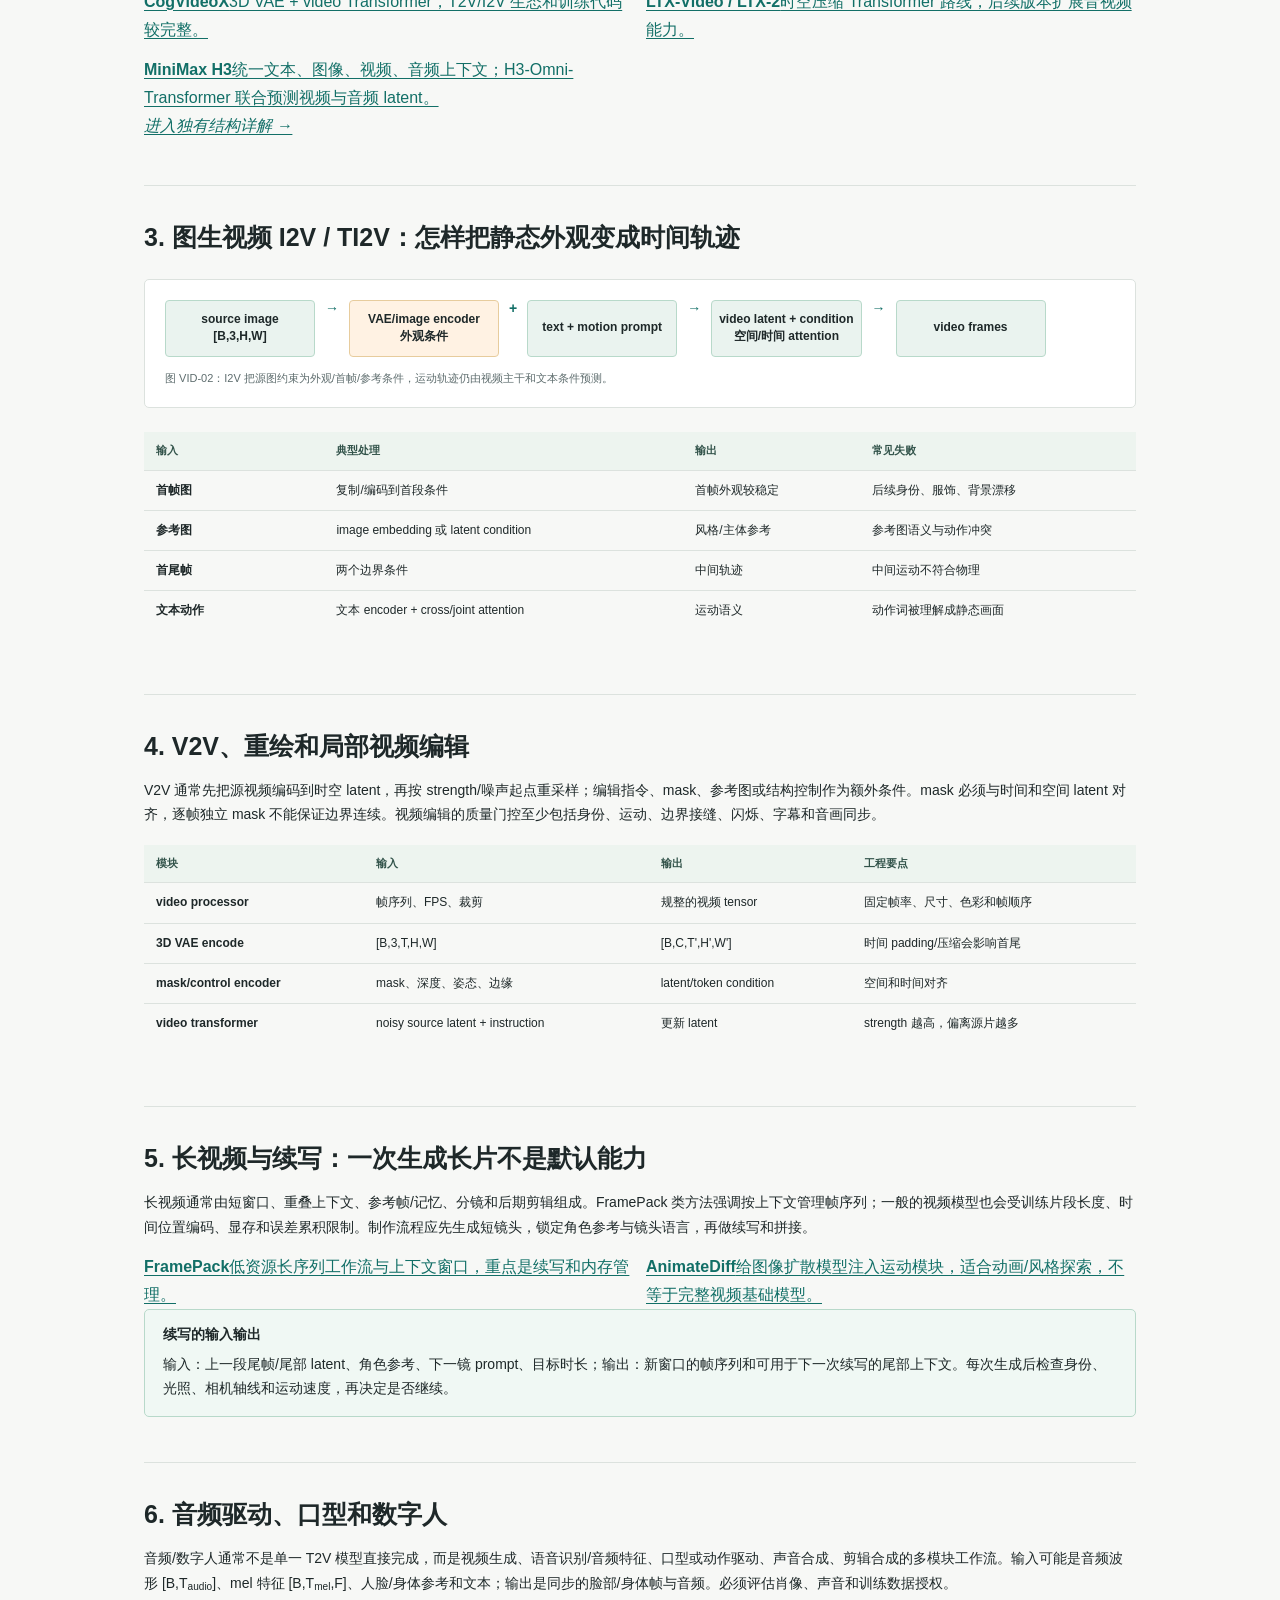
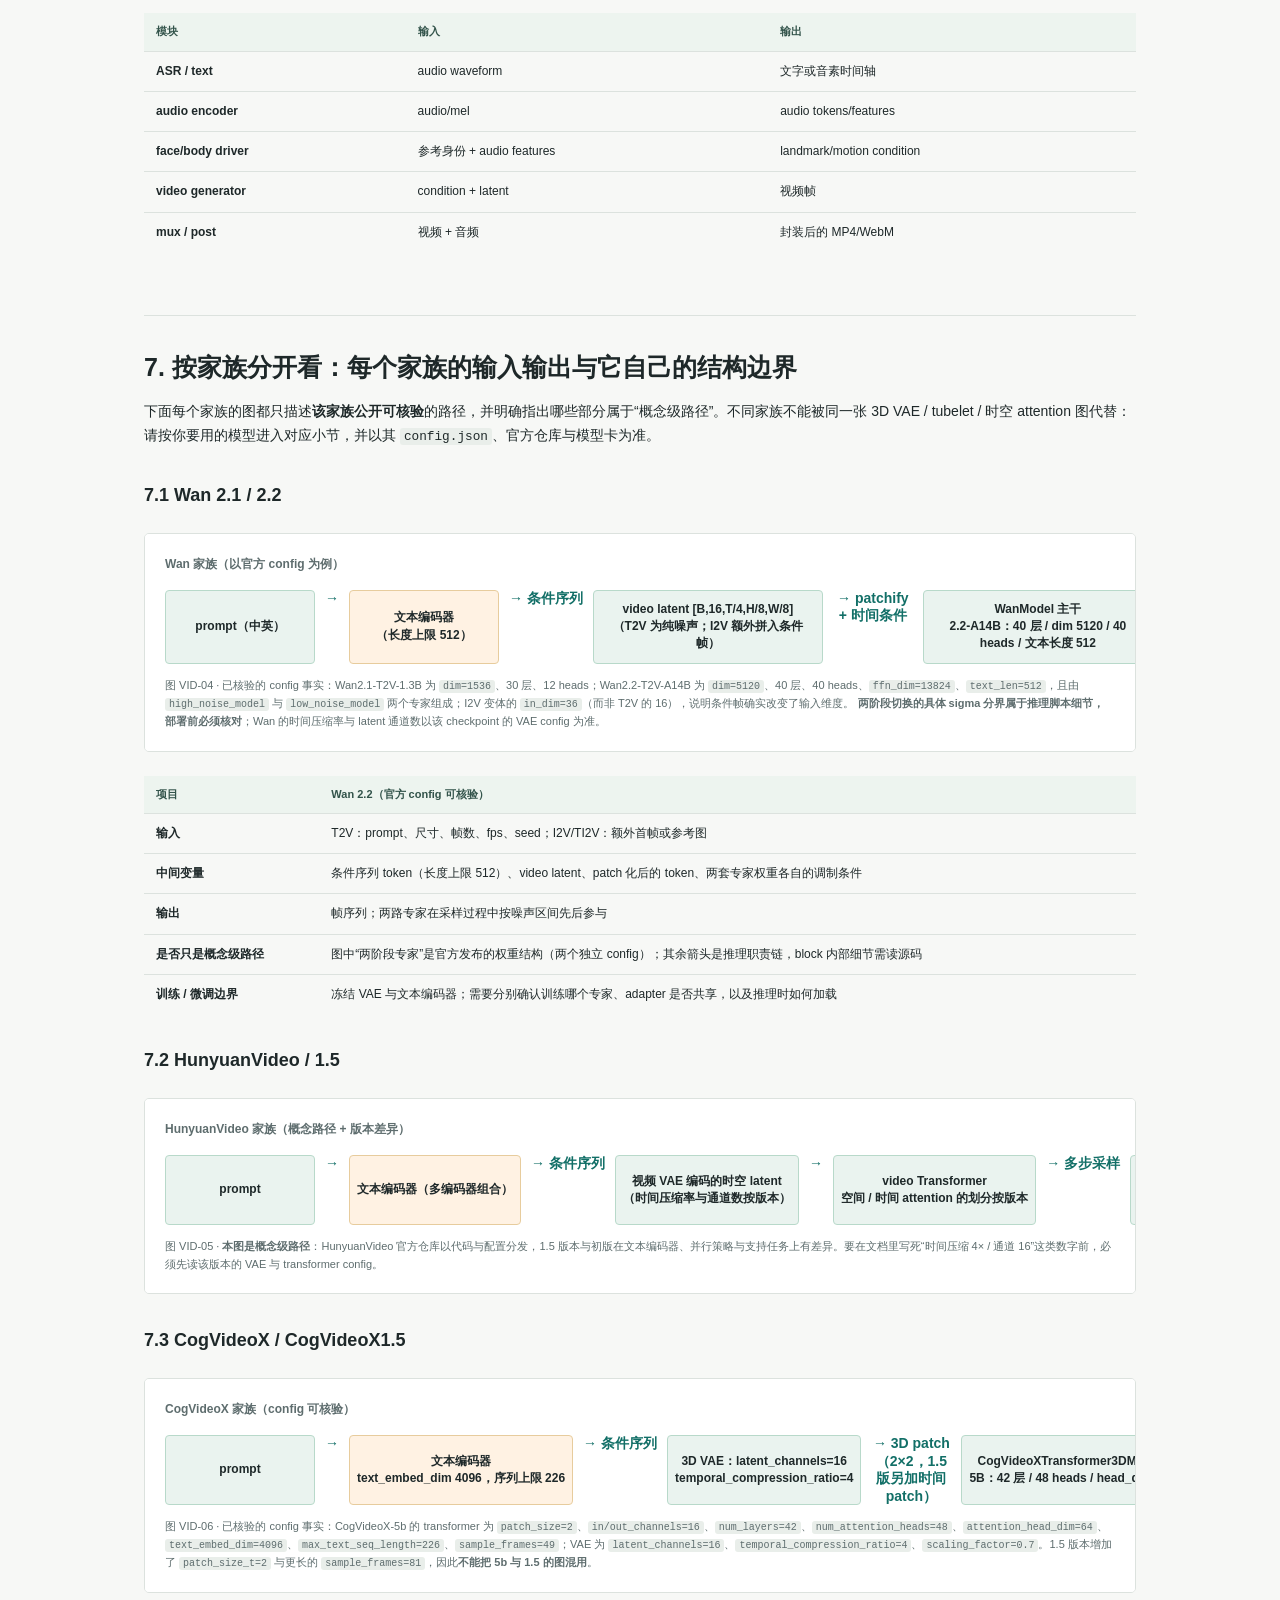
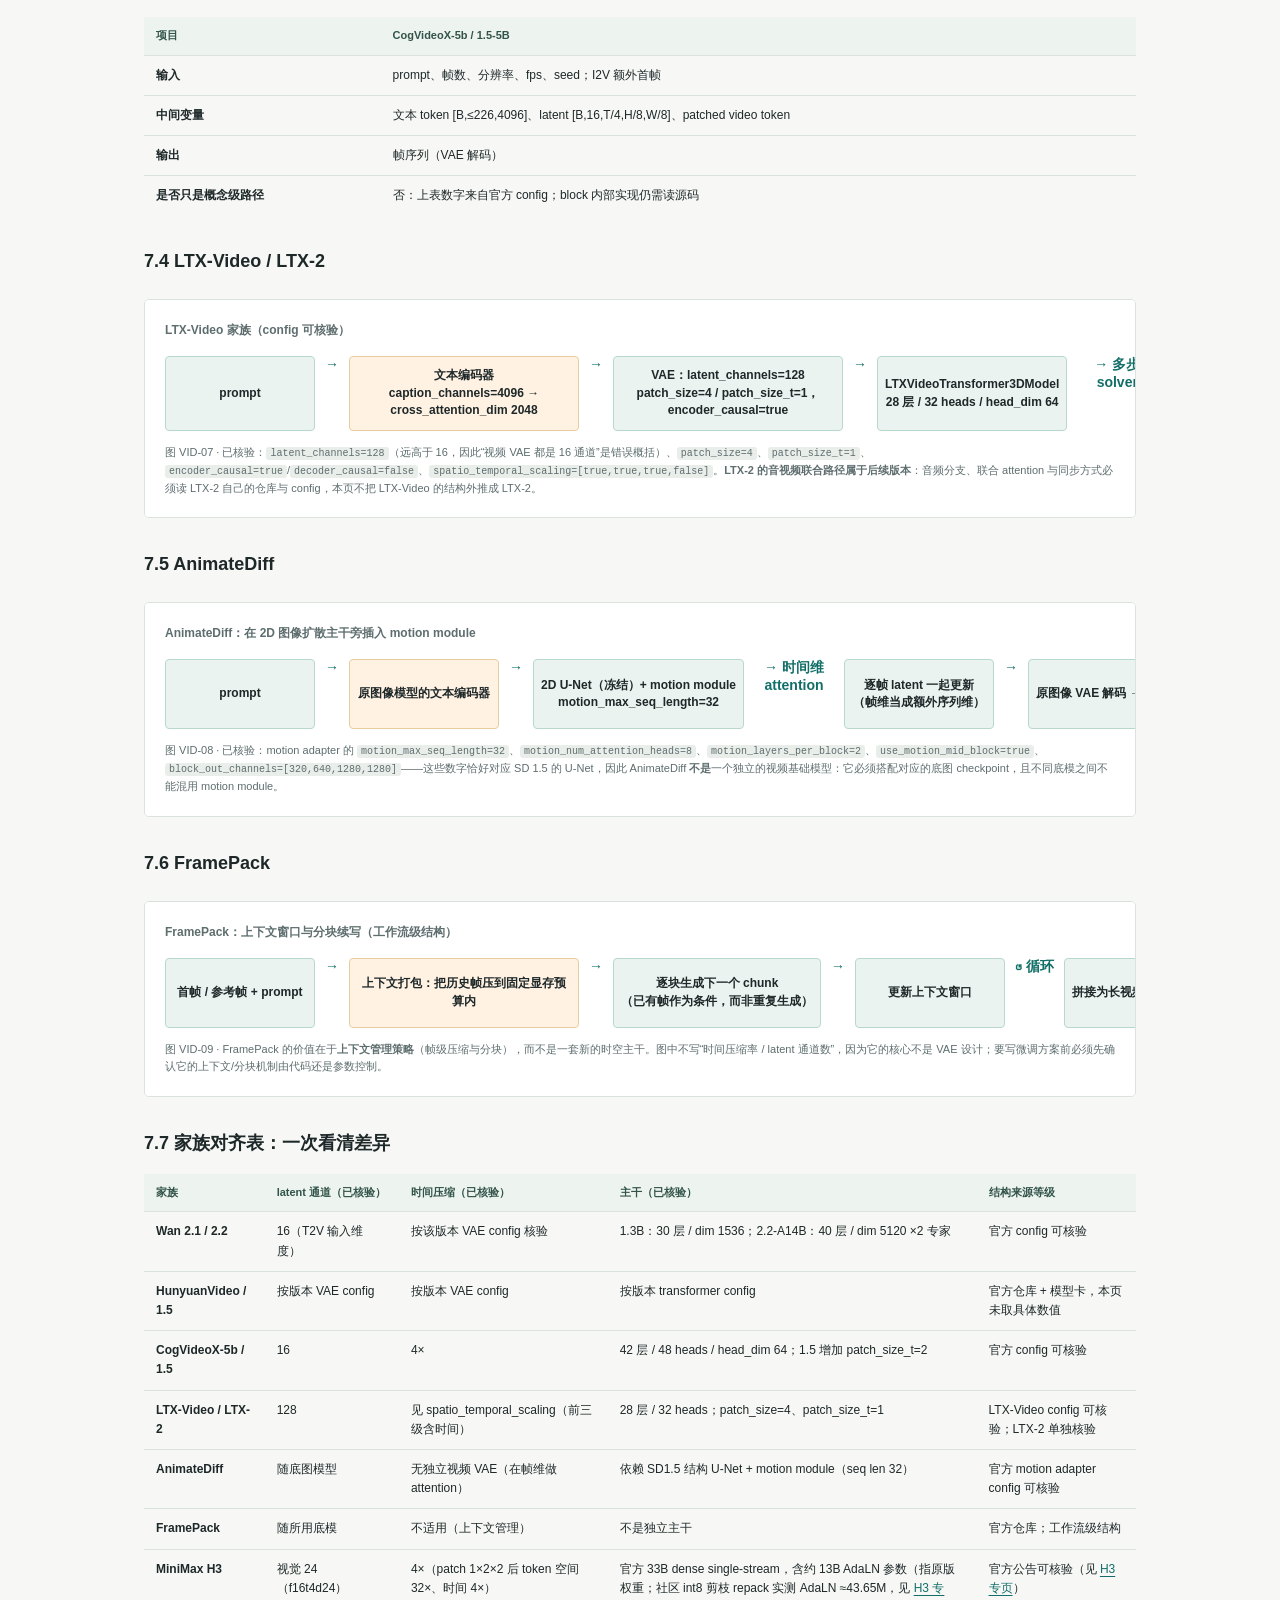
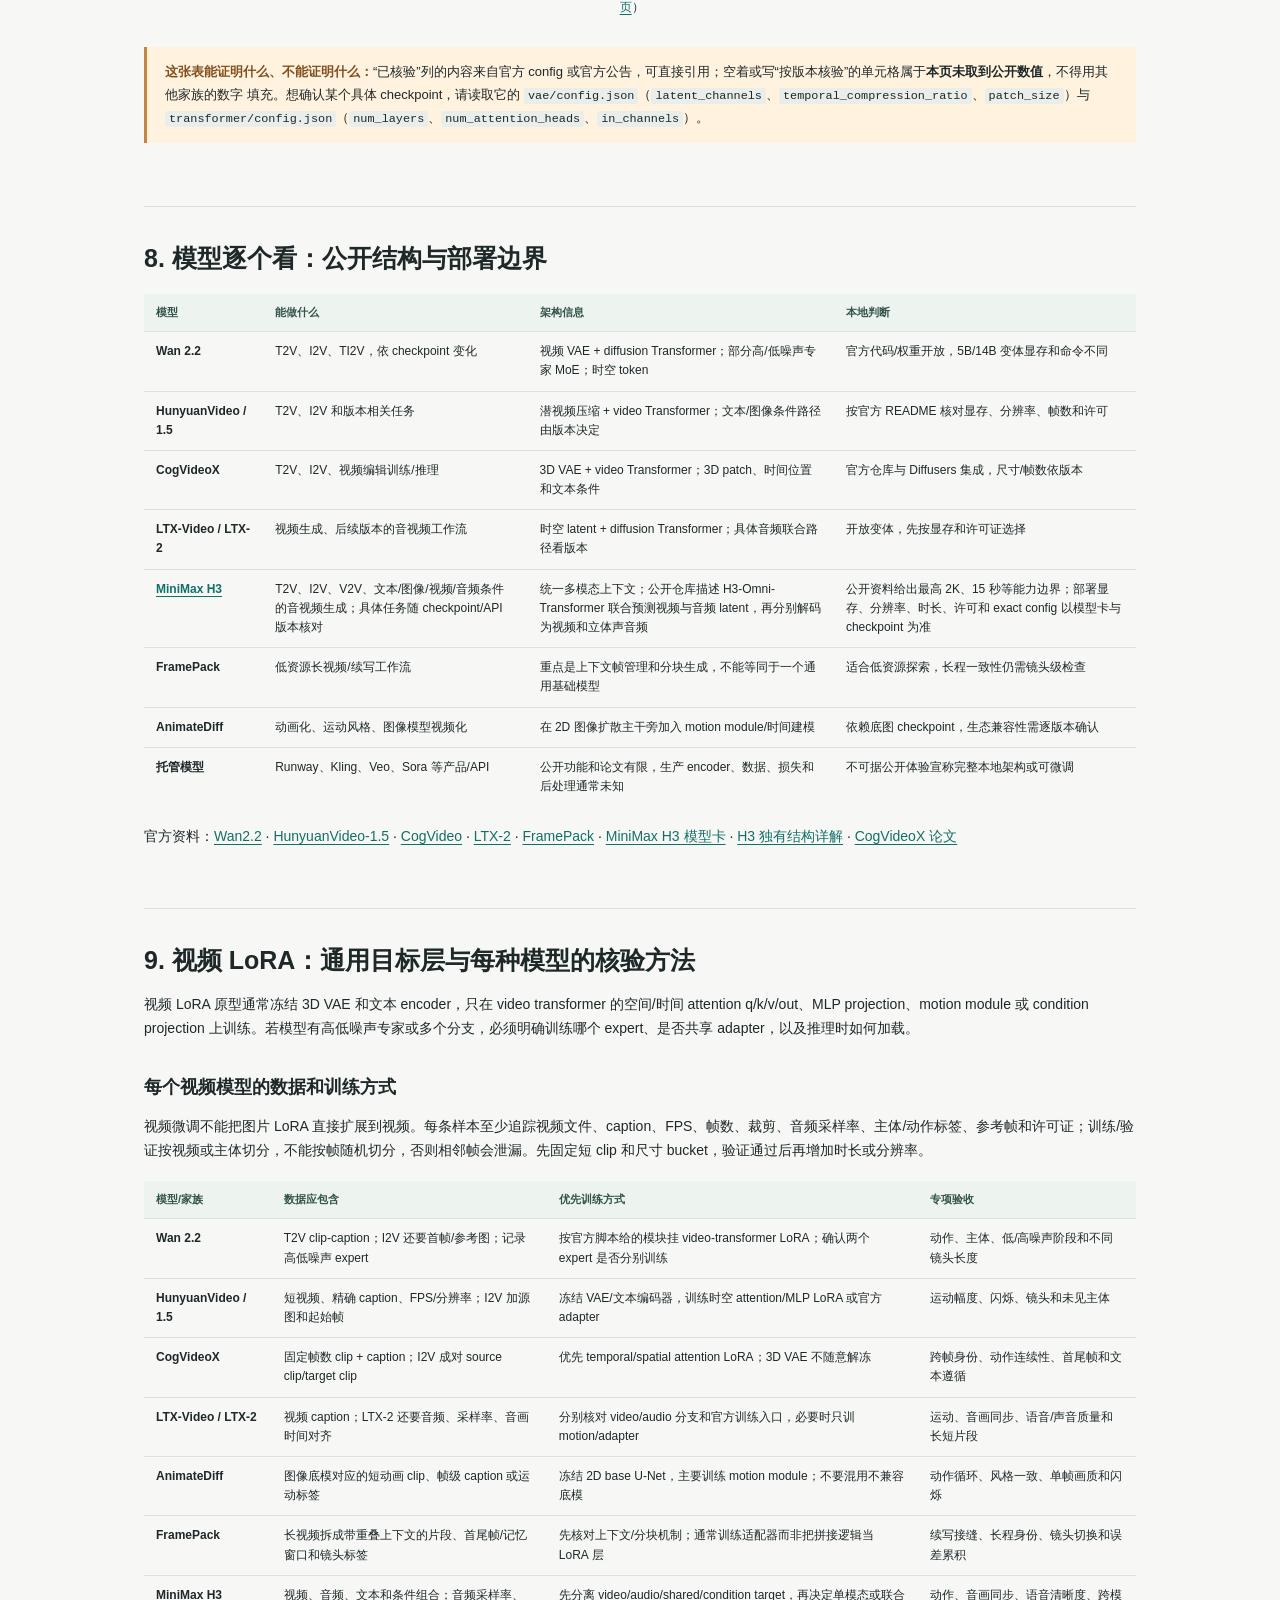
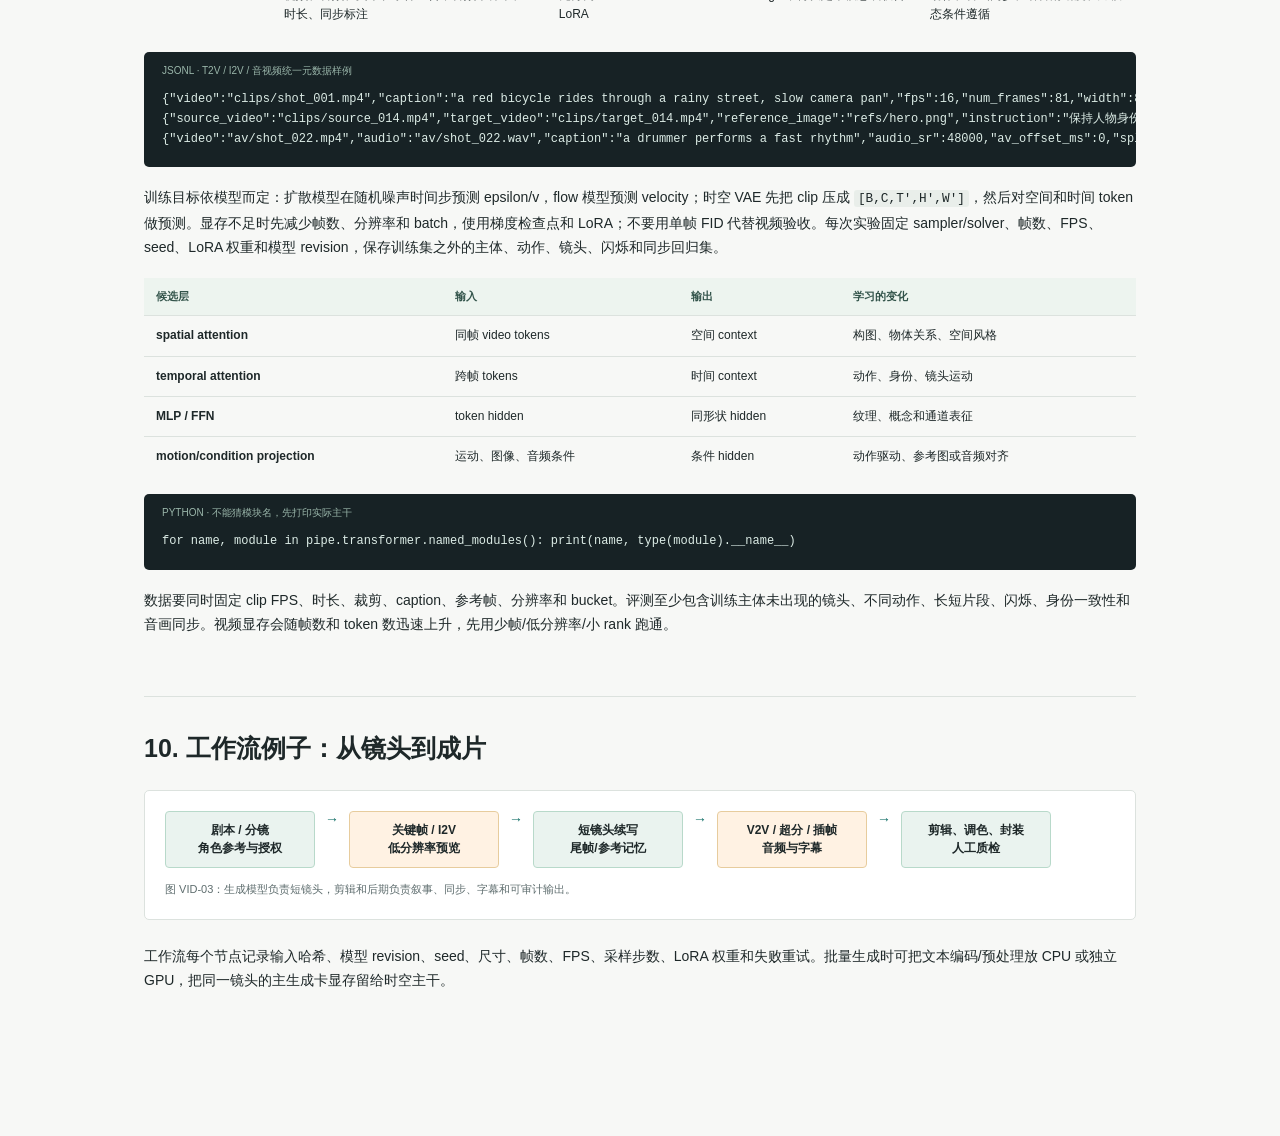
<file: video-models.html>
<!doctype html>
<html lang="zh-CN">
  <head>
    <meta charset="utf-8" />
    <meta name="viewport" content="width=device-width,initial-scale=1" />
    <title>视频模型与功能详解 | 生成模型工程手册</title>
    <link rel="stylesheet" href="styles.css" />
    <link rel="stylesheet" href="detail.css" />
    <script src="mathlite.js"></script>
    <script src="mermaid-lite.js"></script>
    <script defer src="detail.js"></script>
  </head>
  <body>
    <div class="detail-top">
      <a href="index.html#video-models">← 返回主页视频章节</a
      ><span>视频模型与工作流详解</span
      ><a href="image-models.html">图像公共模块 →</a>
    </div>
    <main class="detail-reader">
      <div class="eyebrow">视频模型详解 / 功能领域与主干</div>
      <h1>视频生成：先按任务，再按模型和显存</h1>
      <p class="lead">
        视频模型共享“文本/图像条件 → 时空 latent → 视频主干 → 时空 VAE
        解码”的大框架，但时间压缩、3D patch、空间/时间
        attention、文本编码器、MoE
        专家和长视频记忆策略不同。本页先讲公共结构，再按
        T2V、I2V、编辑、长视频、音频/数字人分区，并给出代表模型的结构边界。
      </p>
      <div class="detail-terms">
        <b>T2V = Text-to-Video</b><b>I2V = Image-to-Video</b
        ><b>TI2V = Text-and-Image-to-Video</b><b>V2V = Video-to-Video</b
        ><b>3D VAE = 时空变分自编码器</b><b>tubelet = 时间块 + 空间 patch</b
        ><b>temporal attention = 跨帧注意力</b><b>motion prior = 运动先验</b
        ><b>FPS = Frames Per Second</b><b>LoRA = Low-Rank Adaptation</b
        ><b>H3 = MiniMax H3</b><b>Omni-modal = 统一多模态条件</b>
      </div>
      <nav class="detail-nav" aria-label="本页目录">
        <a href="#common">公共架构</a><a href="#t2v">T2V</a
        ><a href="#i2v">I2V</a><a href="#edit">V2V / 编辑</a
        ><a href="#long-video">长视频</a><a href="#audio-avatar">音频/数字人</a
        ><a href="#families">按家族分开看</a><a href="#models">模型逐个看</a><a href="#h3">H3 独有页</a
        ><a href="#finetune">视频微调</a>
      </nav>
      <section class="detail-section" id="common">
        <h2>1. 视频模型公共架构（概念接口，不是任一具体模型的图）</h2>
        <div class="arch-diagram">
          <div class="arch-title">
            概念接口图：不是任一具体模型的完整架构（变量与形状只在适用范围内成立）
          </div>
          <div class="flow wide">
            <div class="node">文本条件</div>
            <b class="arrow">→</b>
            <div class="node alt">
              文本编码器<br />（UMT5 / LLaVA+CLIP / T5 … 各家不同）
            </div>
            <b class="arrow">→</b>
            <div class="node">条件序列 token</div>
          </div>
          <div class="flow wide" style="margin-top:14px">
            <div class="node">
              视频 / 参考图<br />[B,3,T,H,W]
            </div>
            <b class="arrow">→</b>
            <div class="node alt">
              视频 VAE Encode<br />（时间压缩 4× 或 8×；通道 16 / 128 / 24 …）
            </div>
            <b class="arrow">→</b>
            <div class="node">
              时空 latent<br />[B,C,T′,H′,W′]
            </div>
            <b class="arrow">→ patchify / tubelet</b>
            <div class="node">
              video tokens<br />[B,N,D]，N∝T′·H′·W′
            </div>
            <b class="arrow">→</b>
            <div class="node">
              时空主干（DiT / U-Net + motion module）<br />空间与时间 attention 的实现各不相同
            </div>
            <b class="arrow">→ update（epsilon / v / velocity，按模型）</b>
            <div class="node">
              scheduler / flow solver 多步
            </div>
            <b class="arrow">→ 解码</b>
            <div class="node output">
              帧序列 [B,3,T,H,W]<br />（可能再插帧 / 超分）
            </div>
          </div>
          <figcaption>
            图 VID-01 · <b>这是一张“概念接口”图，不是任一 checkpoint 的架构图</b>：它只说明“条件编码 →
            时空 latent → token 化 → 主干多步预测 → 解码”这条公共职责链。真实模型在这些位置完全不同：时间压缩率、
            latent 通道数、是否使用 tubelet、空间与时间 attention 是分开还是联合、文本编码器、
            是否用 MoE 专家、是否原生生成音频，各家都不一样。token 数约随
            T′×H′×W′ 增长，因此分辨率、帧数与显存相互牵制——这一点是公共的，但具体倍数必须按模型核验。
          </figcaption>
        </div>
        <div class="io-table">
          <table>
            <tr>
              <th>模块</th>
              <th>输入</th>
              <th>输出</th>
              <th>作用</th>
            </tr>
            <tr>
              <td>Video VAE encode</td>
              <td>视频 [B,3,T,H,W]</td>
              <td>latent [B,C,T',H',W']</td>
              <td>同时压缩时间和空间</td>
            </tr>
            <tr>
              <td>Tubelet/3D patch</td>
              <td>latent 网格</td>
              <td>tokens [B,N,D]</td>
              <td>把时空局部块映射到 Transformer</td>
            </tr>
            <tr>
              <td>Spatial attention</td>
              <td>同帧 tokens</td>
              <td>同形状 context</td>
              <td>布局、物体和局部空间关系</td>
            </tr>
            <tr>
              <td>Temporal attention</td>
              <td>跨帧 tokens</td>
              <td>同形状 context</td>
              <td>运动、身份和纹理连续性</td>
            </tr>
            <tr>
              <td>MLP/FFN</td>
              <td>token hidden</td>
              <td>token hidden</td>
              <td>attention 后逐 token 通道变换</td>
            </tr>
            <tr>
              <td>3D VAE decode</td>
              <td>clean video latent</td>
              <td>RGB frames</td>
              <td>还原帧序列，可能再插帧/超分</td>
            </tr>
          </table>
        </div>
        <p>
          这张公共表只描述职责，不描述某个模型的具体张量：不同家族的真实通道数、时间压缩率与
          attention 组织方式差别很大，已在下文 7.1—7.6 按家族分开列出。视频 Transformer 中的 MLP
          与图像 DiT 的位置类似：通常在 attention residual 之后接收 [B,N,D]，升维、激活/门控、降维，再残差回
          block。它不负责直接“产生运动”；运动来自跨帧 attention、时间位置、训练数据与条件共同作用。
        </p>
      </section>
      <section class="detail-section" id="t2v">
        <h2>2. 文本生视频 T2V：没有源画面时怎样建立动作</h2>
        <p>
          T2V 输入是 prompt、尺寸、帧数、FPS、seed 和采样参数。文本 encoder
          输出序列条件，视频主干从随机时空 latent 开始；每个 denoise/flow step
          同时更新多个帧的 latent。动作合理性取决于训练视频中的运动分布、时间
          attention 和文本条件，而不是把图像生成重复 T 次。
        </p>
        <div class="detail-cards">
          <a href="#wan"
            ><strong>Wan 2.2</strong
            ><span
              >开放权重/代码，覆盖
              T2V、I2V、TI2V；部分版本使用高低噪声专家。</span
            ></a
          ><a href="#hunyuan"
            ><strong>HunyuanVideo / 1.5</strong
            ><span
              >潜视频 Transformer 路线，按版本提供 T2V/I2V
              和不同资源配置。</span
            ></a
          ><a href="#cogvideo"
            ><strong>CogVideoX</strong
            ><span
              >3D VAE + video Transformer，T2V/I2V 生态和训练代码较完整。</span
            ></a
          ><a href="#ltx"
            ><strong>LTX-Video / LTX-2</strong
            ><span>时空压缩 Transformer 路线，后续版本扩展音视频能力。</span></a
          ><a href="video-h3.html"
            ><strong>MiniMax H3</strong
            ><span
              >统一文本、图像、视频、音频上下文；H3-Omni-Transformer
              联合预测视频与音频 latent。<br /><em>进入独有结构详解 →</em></span
            ></a
          >
        </div>
      </section>
      <section class="detail-section" id="i2v">
        <h2>3. 图生视频 I2V / TI2V：怎样把静态外观变成时间轨迹</h2>
        <div class="arch-diagram">
          <div class="flow">
            <div class="node">source image<br />[B,3,H,W]</div>
            <b class="arrow">→</b>
            <div class="node alt">VAE/image encoder<br />外观条件</div>
            <b class="arrow">+</b>
            <div class="node">text + motion prompt</div>
            <b class="arrow">→</b>
            <div class="node">
              video latent + condition<br />空间/时间 attention
            </div>
            <b class="arrow">→</b>
            <div class="node output">video frames</div>
          </div>
          <figcaption>
            图 VID-02：I2V
            把源图约束为外观/首帧/参考条件，运动轨迹仍由视频主干和文本条件预测。
          </figcaption>
        </div>
        <div class="io-table">
          <table>
            <tr>
              <th>输入</th>
              <th>典型处理</th>
              <th>输出</th>
              <th>常见失败</th>
            </tr>
            <tr>
              <td>首帧图</td>
              <td>复制/编码到首段条件</td>
              <td>首帧外观较稳定</td>
              <td>后续身份、服饰、背景漂移</td>
            </tr>
            <tr>
              <td>参考图</td>
              <td>image embedding 或 latent condition</td>
              <td>风格/主体参考</td>
              <td>参考图语义与动作冲突</td>
            </tr>
            <tr>
              <td>首尾帧</td>
              <td>两个边界条件</td>
              <td>中间轨迹</td>
              <td>中间运动不符合物理</td>
            </tr>
            <tr>
              <td>文本动作</td>
              <td>文本 encoder + cross/joint attention</td>
              <td>运动语义</td>
              <td>动作词被理解成静态画面</td>
            </tr>
          </table>
        </div>
      </section>
      <section class="detail-section" id="edit">
        <h2>4. V2V、重绘和局部视频编辑</h2>
        <p>
          V2V 通常先把源视频编码到时空 latent，再按
          strength/噪声起点重采样；编辑指令、mask、参考图或结构控制作为额外条件。mask
          必须与时间和空间 latent 对齐，逐帧独立 mask
          不能保证边界连续。视频编辑的质量门控至少包括身份、运动、边界接缝、闪烁、字幕和音画同步。
        </p>
        <div class="io-table">
          <table>
            <tr>
              <th>模块</th>
              <th>输入</th>
              <th>输出</th>
              <th>工程要点</th>
            </tr>
            <tr>
              <td>video processor</td>
              <td>帧序列、FPS、裁剪</td>
              <td>规整的视频 tensor</td>
              <td>固定帧率、尺寸、色彩和帧顺序</td>
            </tr>
            <tr>
              <td>3D VAE encode</td>
              <td>[B,3,T,H,W]</td>
              <td>[B,C,T',H',W']</td>
              <td>时间 padding/压缩会影响首尾</td>
            </tr>
            <tr>
              <td>mask/control encoder</td>
              <td>mask、深度、姿态、边缘</td>
              <td>latent/token condition</td>
              <td>空间和时间对齐</td>
            </tr>
            <tr>
              <td>video transformer</td>
              <td>noisy source latent + instruction</td>
              <td>更新 latent</td>
              <td>strength 越高，偏离源片越多</td>
            </tr>
          </table>
        </div>
      </section>
      <section class="detail-section" id="long-video">
        <h2>5. 长视频与续写：一次生成长片不是默认能力</h2>
        <p>
          长视频通常由短窗口、重叠上下文、参考帧/记忆、分镜和后期剪辑组成。FramePack
          类方法强调按上下文管理帧序列；一般的视频模型也会受训练片段长度、时间位置编码、显存和误差累积限制。制作流程应先生成短镜头，锁定角色参考与镜头语言，再做续写和拼接。
        </p>
        <div class="detail-cards">
          <a href="#framepack"
            ><strong>FramePack</strong
            ><span
              >低资源长序列工作流与上下文窗口，重点是续写和内存管理。</span
            ></a
          ><a href="#animate"
            ><strong>AnimateDiff</strong
            ><span
              >给图像扩散模型注入运动模块，适合动画/风格探索，不等于完整视频基础模型。</span
            ></a
          >
        </div>
        <div class="panel accent">
          <h4>续写的输入输出</h4>
          <p>
            输入：上一段尾帧/尾部 latent、角色参考、下一镜
            prompt、目标时长；输出：新窗口的帧序列和可用于下一次续写的尾部上下文。每次生成后检查身份、光照、相机轴线和运动速度，再决定是否继续。
          </p>
        </div>
      </section>
      <section class="detail-section" id="audio-avatar">
        <h2>6. 音频驱动、口型和数字人</h2>
        <p>
          音频/数字人通常不是单一 T2V
          模型直接完成，而是视频生成、语音识别/音频特征、口型或动作驱动、声音合成、剪辑合成的多模块工作流。输入可能是音频波形
          [B,T_audio]、mel 特征
          [B,T_mel,F]、人脸/身体参考和文本；输出是同步的脸部/身体帧与音频。必须评估肖像、声音和训练数据授权。
        </p>
        <div class="io-table">
          <table>
            <tr>
              <th>模块</th>
              <th>输入</th>
              <th>输出</th>
            </tr>
            <tr>
              <td>ASR / text</td>
              <td>audio waveform</td>
              <td>文字或音素时间轴</td>
            </tr>
            <tr>
              <td>audio encoder</td>
              <td>audio/mel</td>
              <td>audio tokens/features</td>
            </tr>
            <tr>
              <td>face/body driver</td>
              <td>参考身份 + audio features</td>
              <td>landmark/motion condition</td>
            </tr>
            <tr>
              <td>video generator</td>
              <td>condition + latent</td>
              <td>视频帧</td>
            </tr>
            <tr>
              <td>mux / post</td>
              <td>视频 + 音频</td>
              <td>封装后的 MP4/WebM</td>
            </tr>
          </table>
        </div>
      </section>
      <section class="detail-section" id="families">
        <h2>7. 按家族分开看：每个家族的输入输出与它自己的结构边界</h2>
        <p>
          下面每个家族的图都只描述<b>该家族公开可核验</b>的路径，并明确指出哪些部分属于“概念级路径”。不同家族不能被同一张
          3D VAE / tubelet / 时空 attention 图代替：请按你要用的模型进入对应小节，并以其
          <code>config.json</code>、官方仓库与模型卡为准。
        </p>

        <h3>7.1 Wan 2.1 / 2.2</h3>
        <div class="arch-diagram">
          <div class="arch-title">Wan 家族（以官方 config 为例）</div>
          <div class="flow wide">
            <div class="node">prompt（中英）</div>
            <b class="arrow">→</b>
            <div class="node alt">文本编码器<br />（长度上限 512）</div>
            <b class="arrow">→ 条件序列</b>
            <div class="node">
              video latent [B,16,T/4,H/8,W/8]<br />（T2V 为纯噪声；I2V 额外拼入条件帧）
            </div>
            <b class="arrow">→ patchify + 时间条件</b>
            <div class="node">
              WanModel 主干<br />2.2-A14B：40 层 / dim 5120 / 40 heads / 文本长度 512
            </div>
            <b class="arrow">→</b>
            <div class="node">
              高噪声 / 低噪声专家<br />按 sigma 区间切换（MoE 式两阶段）
            </div>
            <b class="arrow">→ 多步 solver</b>
            <div class="node output">
              视频 VAE 解码 → 帧序列
            </div>
          </div>
          <figcaption>
            图 VID-04 · 已核验的 config 事实：Wan2.1-T2V-1.3B 为 <code>dim=1536</code>、30
            层、12 heads；Wan2.2-T2V-A14B 为 <code>dim=5120</code>、40 层、40
            heads、<code>ffn_dim=13824</code>、<code>text_len=512</code>，且由
            <code>high_noise_model</code> 与 <code>low_noise_model</code> 两个专家组成；I2V 变体的
            <code>in_dim=36</code>（而非 T2V 的 16），说明条件帧确实改变了输入维度。
            <b>两阶段切换的具体 sigma 分界属于推理脚本细节，部署前必须核对</b>；Wan
            的时间压缩率与 latent 通道数以该 checkpoint 的 VAE config 为准。
          </figcaption>
        </div>
        <div class="io-table">
          <table>
            <tr>
              <th>项目</th>
              <th>Wan 2.2（官方 config 可核验）</th>
            </tr>
            <tr>
              <td>输入</td>
              <td>T2V：prompt、尺寸、帧数、fps、seed；I2V/TI2V：额外首帧或参考图</td>
            </tr>
            <tr>
              <td>中间变量</td>
              <td>
                条件序列 token（长度上限 512）、video latent、patch 化后的 token、两套专家权重各自的调制条件
              </td>
            </tr>
            <tr>
              <td>输出</td>
              <td>帧序列；两路专家在采样过程中按噪声区间先后参与</td>
            </tr>
            <tr>
              <td>是否只是概念级路径</td>
              <td>
                图中“两阶段专家”是官方发布的权重结构（两个独立 config）；其余箭头是推理职责链，block
                内部细节需读源码
              </td>
            </tr>
            <tr>
              <td>训练 / 微调边界</td>
              <td>
                冻结 VAE 与文本编码器；需要分别确认训练哪个专家、adapter
                是否共享，以及推理时如何加载
              </td>
            </tr>
          </table>
        </div>

        <h3>7.2 HunyuanVideo / 1.5</h3>
        <div class="arch-diagram">
          <div class="arch-title">HunyuanVideo 家族（概念路径 + 版本差异）</div>
          <div class="flow wide">
            <div class="node">prompt</div>
            <b class="arrow">→</b>
            <div class="node alt">文本编码器（多编码器组合）</div>
            <b class="arrow">→ 条件序列</b>
            <div class="node">
              视频 VAE 编码的时空 latent<br />（时间压缩率与通道数按版本）
            </div>
            <b class="arrow">→</b>
            <div class="node">
              video Transformer<br />空间 / 时间 attention 的划分按版本
            </div>
            <b class="arrow">→ 多步采样</b>
            <div class="node output">VAE 解码 → 帧序列（I2V 版本另有图像条件路径）</div>
          </div>
          <figcaption>
            图 VID-05 · <b>本图是概念级路径</b>：HunyuanVideo 官方仓库以代码与配置分发，1.5
            版本与初版在文本编码器、并行策略与支持任务上有差异。要在文档里写死“时间压缩 4× /
            通道 16”这类数字前，必须先读该版本的 VAE 与 transformer config。
          </figcaption>
        </div>

        <h3>7.3 CogVideoX / CogVideoX1.5</h3>
        <div class="arch-diagram">
          <div class="arch-title">CogVideoX 家族（config 可核验）</div>
          <div class="flow wide">
            <div class="node">prompt</div>
            <b class="arrow">→</b>
            <div class="node alt">文本编码器<br />text_embed_dim 4096，序列上限 226</div>
            <b class="arrow">→ 条件序列</b>
            <div class="node">
              3D VAE：latent_channels=16<br />temporal_compression_ratio=4
            </div>
            <b class="arrow">→ 3D patch（2×2，1.5 版另加时间 patch）</b>
            <div class="node">
              CogVideoXTransformer3DModel<br />5B：42 层 / 48 heads / head_dim 64
            </div>
            <b class="arrow">→ 多步</b>
            <div class="node output">3D VAE 解码 → 帧序列</div>
          </div>
          <figcaption>
            图 VID-06 · 已核验的 config 事实：CogVideoX-5b 的 transformer 为
            <code>patch_size=2</code>、<code>in/out_channels=16</code>、<code>num_layers=42</code>、<code
              >num_attention_heads=48</code
            >、<code>attention_head_dim=64</code>、<code>text_embed_dim=4096</code>、<code
              >max_text_seq_length=226</code
            >、<code>sample_frames=49</code>；VAE 为 <code>latent_channels=16</code>、<code
              >temporal_compression_ratio=4</code
            >、<code>scaling_factor=0.7</code>。1.5 版本增加了 <code>patch_size_t=2</code> 与更长的
            <code>sample_frames=81</code>，因此<b>不能把 5b 与 1.5 的图混用</b>。
          </figcaption>
        </div>
        <div class="io-table">
          <table>
            <tr>
              <th>项目</th>
              <th>CogVideoX-5b / 1.5-5B</th>
            </tr>
            <tr>
              <td>输入</td>
              <td>prompt、帧数、分辨率、fps、seed；I2V 额外首帧</td>
            </tr>
            <tr>
              <td>中间变量</td>
              <td>
                文本 token [B,≤226,4096]、latent [B,16,T/4,H/8,W/8]、patched video token
              </td>
            </tr>
            <tr>
              <td>输出</td>
              <td>帧序列（VAE 解码）</td>
            </tr>
            <tr>
              <td>是否只是概念级路径</td>
              <td>否：上表数字来自官方 config；block 内部实现仍需读源码</td>
            </tr>
          </table>
        </div>

        <h3>7.4 LTX-Video / LTX-2</h3>
        <div class="arch-diagram">
          <div class="arch-title">LTX-Video 家族（config 可核验）</div>
          <div class="flow wide">
            <div class="node">prompt</div>
            <b class="arrow">→</b>
            <div class="node alt">文本编码器<br />caption_channels=4096 → cross_attention_dim 2048</div>
            <b class="arrow">→</b>
            <div class="node">
              VAE：latent_channels=128<br />patch_size=4 / patch_size_t=1，encoder_causal=true
            </div>
            <b class="arrow">→</b>
            <div class="node">
              LTXVideoTransformer3DModel<br />28 层 / 32 heads / head_dim 64
            </div>
            <b class="arrow">→ 多步 solver</b>
            <div class="node output">VAE 解码 → 帧序列</div>
          </div>
          <figcaption>
            图 VID-07 · 已核验：<code>latent_channels=128</code>（远高于 16，因此“视频 VAE
            都是 16 通道”是错误概括）、<code>patch_size=4</code>、<code>patch_size_t=1</code>、<code
              >encoder_causal=true</code
            >/<code>decoder_causal=false</code>、<code>spatio_temporal_scaling=[true,true,true,false]</code>。<b
              >LTX-2 的音视频联合路径属于后续版本</b
            >：音频分支、联合 attention 与同步方式必须读 LTX-2 自己的仓库与 config，本页不把
            LTX-Video 的结构外推成 LTX-2。
          </figcaption>
        </div>

        <h3>7.5 AnimateDiff</h3>
        <div class="arch-diagram">
          <div class="arch-title">AnimateDiff：在 2D 图像扩散主干旁插入 motion module</div>
          <div class="flow wide">
            <div class="node">prompt</div>
            <b class="arrow">→</b>
            <div class="node alt">原图像模型的文本编码器</div>
            <b class="arrow">→</b>
            <div class="node">
              2D U-Net（冻结）+ motion module<br />motion_max_seq_length=32
            </div>
            <b class="arrow">→ 时间维 attention</b>
            <div class="node">
              逐帧 latent 一起更新<br />（帧维当成额外序列维）
            </div>
            <b class="arrow">→</b>
            <div class="node output">原图像 VAE 解码 → 帧序列</div>
          </div>
          <figcaption>
            图 VID-08 · 已核验：motion adapter 的 <code>motion_max_seq_length=32</code>、<code
              >motion_num_attention_heads=8</code
            >、<code>motion_layers_per_block=2</code>、<code>use_motion_mid_block=true</code>、<code
              >block_out_channels=[320,640,1280,1280]</code
            >——这些数字恰好对应 SD 1.5 的 U-Net，因此 AnimateDiff
            <b>不是</b>一个独立的视频基础模型：它必须搭配对应的底图 checkpoint，且不同底模之间不能混用 motion
            module。
          </figcaption>
        </div>

        <h3>7.6 FramePack</h3>
        <div class="arch-diagram">
          <div class="arch-title">FramePack：上下文窗口与分块续写（工作流级结构）</div>
          <div class="flow wide">
            <div class="node">首帧 / 参考帧 + prompt</div>
            <b class="arrow">→</b>
            <div class="node alt">
              上下文打包：把历史帧压到固定显存预算内
            </div>
            <b class="arrow">→</b>
            <div class="node">
              逐块生成下一个 chunk<br />（已有帧作为条件，而非重复生成）
            </div>
            <b class="arrow">→</b>
            <div class="node">更新上下文窗口</div>
            <b class="arrow">↺ 循环</b>
            <div class="node output">拼接为长视频，再做后处理与接缝检查</div>
          </div>
          <figcaption>
            图 VID-09 · FramePack
            的价值在于<b>上下文管理策略</b>（帧级压缩与分块），而不是一套新的时空主干。图中不写“时间压缩率 / latent
            通道数”，因为它的核心不是 VAE 设计；要写微调方案前必须先确认它的上下文/分块机制由代码还是参数控制。
          </figcaption>
        </div>

        <h3>7.7 家族对齐表：一次看清差异</h3>
        <div class="io-table">
          <table>
            <tr>
              <th>家族</th>
              <th>latent 通道（已核验）</th>
              <th>时间压缩（已核验）</th>
              <th>主干（已核验）</th>
              <th>结构来源等级</th>
            </tr>
            <tr>
              <td>Wan 2.1 / 2.2</td>
              <td>16（T2V 输入维度）</td>
              <td>按该版本 VAE config 核验</td>
              <td>1.3B：30 层 / dim 1536；2.2-A14B：40 层 / dim 5120 ×2 专家</td>
              <td>官方 config 可核验</td>
            </tr>
            <tr>
              <td>HunyuanVideo / 1.5</td>
              <td>按版本 VAE config</td>
              <td>按版本 VAE config</td>
              <td>按版本 transformer config</td>
              <td>官方仓库 + 模型卡，本页未取具体数值</td>
            </tr>
            <tr>
              <td>CogVideoX-5b / 1.5</td>
              <td>16</td>
              <td>4×</td>
              <td>42 层 / 48 heads / head_dim 64；1.5 增加 patch_size_t=2</td>
              <td>官方 config 可核验</td>
            </tr>
            <tr>
              <td>LTX-Video / LTX-2</td>
              <td>128</td>
              <td>见 spatio_temporal_scaling（前三级含时间）</td>
              <td>28 层 / 32 heads；patch_size=4、patch_size_t=1</td>
              <td>LTX-Video config 可核验；LTX-2 单独核验</td>
            </tr>
            <tr>
              <td>AnimateDiff</td>
              <td>随底图模型</td>
              <td>无独立视频 VAE（在帧维做 attention）</td>
              <td>依赖 SD1.5 结构 U-Net + motion module（seq len 32）</td>
              <td>官方 motion adapter config 可核验</td>
            </tr>
            <tr>
              <td>FramePack</td>
              <td>随所用底模</td>
              <td>不适用（上下文管理）</td>
              <td>不是独立主干</td>
              <td>官方仓库；工作流级结构</td>
            </tr>
            <tr>
              <td>MiniMax H3</td>
              <td>视觉 24（f16t4d24）</td>
              <td>4×（patch 1×2×2 后 token 空间 32×、时间 4×）</td>
              <td>官方 33B dense single-stream，含约 13B AdaLN 参数（指原版权重；社区 int8 剪枝 repack 实测 AdaLN ≈43.65M，见 <a href="video-h3.html">H3 专页</a>）</td>
              <td>官方公告可核验（见 <a href="video-h3.html">H3 专页</a>）</td>
            </tr>
          </table>
        </div>
        <div class="callout">
          <strong>这张表能证明什么、不能证明什么：</strong>“已核验”列的内容来自官方
          config 或官方公告，可直接引用；空着或写“按版本核验”的单元格属于<b>本页未取到公开数值</b>，不得用其他家族的数字
          填充。想确认某个具体 checkpoint，请读取它的
          <code>vae/config.json</code>（<code>latent_channels</code>、<code
            >temporal_compression_ratio</code
          >、<code>patch_size</code>）与 <code>transformer/config.json</code>（<code>num_layers</code>、<code
            >num_attention_heads</code
          >、<code>in_channels</code>）。
        </div>
      </section>

      <section class="detail-section" id="models">
        <h2>8. 模型逐个看：公开结构与部署边界</h2>
        <div class="io-table">
          <table>
            <tr>
              <th>模型</th>
              <th>能做什么</th>
              <th>架构信息</th>
              <th>本地判断</th>
            </tr>
            <tr id="wan">
              <td><strong>Wan 2.2</strong></td>
              <td>T2V、I2V、TI2V，依 checkpoint 变化</td>
              <td>
                视频 VAE + diffusion Transformer；部分高/低噪声专家 MoE；时空
                token
              </td>
              <td>官方代码/权重开放，5B/14B 变体显存和命令不同</td>
            </tr>
            <tr id="hunyuan">
              <td><strong>HunyuanVideo / 1.5</strong></td>
              <td>T2V、I2V 和版本相关任务</td>
              <td>
                潜视频压缩 + video Transformer；文本/图像条件路径由版本决定
              </td>
              <td>按官方 README 核对显存、分辨率、帧数和许可</td>
            </tr>
            <tr id="cogvideo">
              <td><strong>CogVideoX</strong></td>
              <td>T2V、I2V、视频编辑训练/推理</td>
              <td>3D VAE + video Transformer；3D patch、时间位置和文本条件</td>
              <td>官方仓库与 Diffusers 集成，尺寸/帧数依版本</td>
            </tr>
            <tr id="ltx">
              <td><strong>LTX-Video / LTX-2</strong></td>
              <td>视频生成、后续版本的音视频工作流</td>
              <td>
                时空 latent + diffusion Transformer；具体音频联合路径看版本
              </td>
              <td>开放变体，先按显存和许可证选择</td>
            </tr>
            <tr id="h3">
              <td>
                <strong><a href="video-h3.html">MiniMax H3</a></strong>
              </td>
              <td>
                T2V、I2V、V2V、文本/图像/视频/音频条件的音视频生成；具体任务随
                checkpoint/API 版本核对
              </td>
              <td>
                统一多模态上下文；公开仓库描述 H3-Omni-Transformer
                联合预测视频与音频 latent，再分别解码为视频和立体声音频
              </td>
              <td>
                公开资料给出最高 2K、15
                秒等能力边界；部署显存、分辨率、时长、许可和 exact config
                以模型卡与 checkpoint 为准
              </td>
            </tr>
            <tr id="framepack">
              <td><strong>FramePack</strong></td>
              <td>低资源长视频/续写工作流</td>
              <td>重点是上下文帧管理和分块生成，不能等同于一个通用基础模型</td>
              <td>适合低资源探索，长程一致性仍需镜头级检查</td>
            </tr>
            <tr id="animate">
              <td><strong>AnimateDiff</strong></td>
              <td>动画化、运动风格、图像模型视频化</td>
              <td>在 2D 图像扩散主干旁加入 motion module/时间建模</td>
              <td>依赖底图 checkpoint，生态兼容性需逐版本确认</td>
            </tr>
            <tr>
              <td>托管模型</td>
              <td>Runway、Kling、Veo、Sora 等产品/API</td>
              <td>
                公开功能和论文有限，生产 encoder、数据、损失和后处理通常未知
              </td>
              <td>不可据公开体验宣称完整本地架构或可微调</td>
            </tr>
          </table>
        </div>
        <p>
          官方资料：<a
            href="https://github.com/Wan-Video/Wan2.2"
            target="_blank"
            rel="noopener"
            >Wan2.2</a
          >
          ·
          <a
            href="https://github.com/Tencent-Hunyuan/HunyuanVideo-1.5"
            target="_blank"
            rel="noopener"
            >HunyuanVideo-1.5</a
          >
          ·
          <a
            href="https://github.com/THUDM/CogVideo"
            target="_blank"
            rel="noopener"
            >CogVideo</a
          >
          ·
          <a
            href="https://github.com/Lightricks/LTX-2"
            target="_blank"
            rel="noopener"
            >LTX-2</a
          >
          ·
          <a
            href="https://github.com/lllyasviel/FramePack"
            target="_blank"
            rel="noopener"
            >FramePack</a
          >
          ·
          <a
            href="https://huggingface.co/MiniMaxAI/MiniMax-H3"
            target="_blank"
            rel="noopener"
            >MiniMax H3 模型卡</a
          >
          · <a href="video-h3.html">H3 独有结构详解</a> ·
          <a
            href="https://arxiv.org/abs/2408.06072"
            target="_blank"
            rel="noopener"
            >CogVideoX 论文</a
          >
        </p>
      </section>
      <section class="detail-section" id="finetune">
        <h2>9. 视频 LoRA：通用目标层与每种模型的核验方法</h2>
        <p>
          视频 LoRA 原型通常冻结 3D VAE 和文本 encoder，只在 video transformer
          的空间/时间 attention q/k/v/out、MLP projection、motion module 或
          condition projection
          上训练。若模型有高低噪声专家或多个分支，必须明确训练哪个
          expert、是否共享 adapter，以及推理时如何加载。
        </p>
        <h3>每个视频模型的数据和训练方式</h3>
        <p>
          视频微调不能把图片 LoRA
          直接扩展到视频。每条样本至少追踪视频文件、caption、FPS、帧数、裁剪、音频采样率、主体/动作标签、参考帧和许可证；训练/验证按视频或主体切分，不能按帧随机切分，否则相邻帧会泄漏。先固定短
          clip 和尺寸 bucket，验证通过后再增加时长或分辨率。
        </p>
        <div class="io-table">
          <table>
            <tr>
              <th>模型/家族</th>
              <th>数据应包含</th>
              <th>优先训练方式</th>
              <th>专项验收</th>
            </tr>
            <tr>
              <td>Wan 2.2</td>
              <td>
                T2V clip-caption；I2V 还要首帧/参考图；记录高低噪声 expert
              </td>
              <td>
                按官方脚本给的模块挂 video-transformer LoRA；确认两个 expert
                是否分别训练
              </td>
              <td>动作、主体、低/高噪声阶段和不同镜头长度</td>
            </tr>
            <tr>
              <td>HunyuanVideo / 1.5</td>
              <td>短视频、精确 caption、FPS/分辨率；I2V 加源图和起始帧</td>
              <td>
                冻结 VAE/文本编码器，训练时空 attention/MLP LoRA 或官方 adapter
              </td>
              <td>运动幅度、闪烁、镜头和未见主体</td>
            </tr>
            <tr>
              <td>CogVideoX</td>
              <td>固定帧数 clip + caption；I2V 成对 source clip/target clip</td>
              <td>优先 temporal/spatial attention LoRA；3D VAE 不随意解冻</td>
              <td>跨帧身份、动作连续性、首尾帧和文本遵循</td>
            </tr>
            <tr>
              <td>LTX-Video / LTX-2</td>
              <td>视频 caption；LTX-2 还要音频、采样率、音画时间对齐</td>
              <td>
                分别核对 video/audio 分支和官方训练入口，必要时只训
                motion/adapter
              </td>
              <td>运动、音画同步、语音/声音质量和长短片段</td>
            </tr>
            <tr>
              <td>AnimateDiff</td>
              <td>图像底模对应的短动画 clip、帧级 caption 或运动标签</td>
              <td>
                冻结 2D base U-Net，主要训练 motion module；不要混用不兼容底模
              </td>
              <td>动作循环、风格一致、单帧画质和闪烁</td>
            </tr>
            <tr>
              <td>FramePack</td>
              <td>长视频拆成带重叠上下文的片段、首尾帧/记忆窗口和镜头标签</td>
              <td>
                先核对上下文/分块机制；通常训练适配器而非把拼接逻辑当 LoRA 层
              </td>
              <td>续写接缝、长程身份、镜头切换和误差累积</td>
            </tr>
            <tr>
              <td>MiniMax H3</td>
              <td>视频、音频、文本和条件组合；音频采样率、时长、同步标注</td>
              <td>
                先分离 video/audio/shared/condition target，再决定单模态或联合
                LoRA
              </td>
              <td>动作、音画同步、语音清晰度、跨模态条件遵循</td>
            </tr>
          </table>
        </div>
        <div class="code-block">
          <span class="code-label"
            >JSONL · T2V / I2V / 音视频统一元数据样例</span
          >
          <pre><code>{"video":"clips/shot_001.mp4","caption":"a red bicycle rides through a rainy street, slow camera pan","fps":16,"num_frames":81,"width":832,"height":480,"motion":"camera_pan","split":"train","license":"owned"}
{"source_video":"clips/source_014.mp4","target_video":"clips/target_014.mp4","reference_image":"refs/hero.png","instruction":"保持人物身份，让人物向右跑","fps":16,"num_frames":49,"split":"validation"}
{"video":"av/shot_022.mp4","audio":"av/shot_022.wav","caption":"a drummer performs a fast rhythm","audio_sr":48000,"av_offset_ms":0,"split":"train"}</code></pre>
        </div>
        <p>
          训练目标依模型而定：扩散模型在随机噪声时间步预测 epsilon/v，flow
          模型预测 velocity；时空 VAE 先把 clip 压成
          <code>[B,C,T',H',W']</code>，然后对空间和时间 token
          做预测。显存不足时先减少帧数、分辨率和 batch，使用梯度检查点和
          LoRA；不要用单帧 FID 代替视频验收。每次实验固定
          sampler/solver、帧数、FPS、seed、LoRA 权重和模型
          revision，保存训练集之外的主体、动作、镜头、闪烁和同步回归集。
        </p>
        <div class="io-table">
          <table>
            <tr>
              <th>候选层</th>
              <th>输入</th>
              <th>输出</th>
              <th>学习的变化</th>
            </tr>
            <tr>
              <td>spatial attention</td>
              <td>同帧 video tokens</td>
              <td>空间 context</td>
              <td>构图、物体关系、空间风格</td>
            </tr>
            <tr>
              <td>temporal attention</td>
              <td>跨帧 tokens</td>
              <td>时间 context</td>
              <td>动作、身份、镜头运动</td>
            </tr>
            <tr>
              <td>MLP / FFN</td>
              <td>token hidden</td>
              <td>同形状 hidden</td>
              <td>纹理、概念和通道表征</td>
            </tr>
            <tr>
              <td>motion/condition projection</td>
              <td>运动、图像、音频条件</td>
              <td>条件 hidden</td>
              <td>动作驱动、参考图或音频对齐</td>
            </tr>
          </table>
        </div>
        <div class="code-block">
          <span class="code-label">Python · 不能猜模块名，先打印实际主干</span>
          <pre><code>for name, module in pipe.transformer.named_modules(): print(name, type(module).__name__)</code></pre>
        </div>
        <p>
          数据要同时固定 clip FPS、时长、裁剪、caption、参考帧、分辨率和
          bucket。评测至少包含训练主体未出现的镜头、不同动作、长短片段、闪烁、身份一致性和音画同步。视频显存会随帧数和
          token 数迅速上升，先用少帧/低分辨率/小 rank 跑通。
        </p>
      </section>
      <section class="detail-section">
        <h2>10. 工作流例子：从镜头到成片</h2>
        <div class="arch-diagram">
          <div class="flow">
            <div class="node">剧本 / 分镜<br />角色参考与授权</div>
            <b class="arrow">→</b>
            <div class="node alt">关键帧 / I2V<br />低分辨率预览</div>
            <b class="arrow">→</b>
            <div class="node">短镜头续写<br />尾帧/参考记忆</div>
            <b class="arrow">→</b>
            <div class="node alt">V2V / 超分 / 插帧<br />音频与字幕</div>
            <b class="arrow">→</b>
            <div class="node output">剪辑、调色、封装<br />人工质检</div>
          </div>
          <figcaption>
            图
            VID-03：生成模型负责短镜头，剪辑和后期负责叙事、同步、字幕和可审计输出。
          </figcaption>
        </div>
        <p>
          工作流每个节点记录输入哈希、模型
          revision、seed、尺寸、帧数、FPS、采样步数、LoRA
          权重和失败重试。批量生成时可把文本编码/预处理放 CPU 或独立
          GPU，把同一镜头的主生成卡显存留给时空主干。
        </p>
      </section>
    </main>
  </body>
</html>
</file>
<file: styles.css>
:root{--bg:#f7f8f6;--paper:#fff;--ink:#1e2829;--muted:#5e6d6e;--line:#dce2de;--accent:#126f67;--accent-soft:#e5f3ed;--amber-soft:#fff2de;--code:#172225;--code-ink:#dcece6;--sidebar:#edf2ef}
*{box-sizing:border-box}html{scroll-behavior:smooth}body{margin:0;background:var(--bg);color:var(--ink);font-family:"Segoe UI","Microsoft YaHei UI","PingFang SC",sans-serif;line-height:1.75;letter-spacing:0}button,input,select{font:inherit}button{cursor:pointer}a{color:var(--accent);text-decoration-thickness:1px;text-underline-offset:3px}a:hover{text-decoration-thickness:2px}:focus-visible{outline:3px solid #e79c43;outline-offset:2px}.shell{display:grid;grid-template-columns:288px minmax(0,1fr);min-height:100vh}.sidebar{position:sticky;top:0;height:100vh;display:flex;flex-direction:column;background:var(--sidebar);border-right:1px solid var(--line);z-index:30}.brand{display:flex;align-items:center;gap:12px;padding:22px 18px 18px;border-bottom:1px solid var(--line)}.brand-mark{width:38px;height:38px;background:var(--accent);color:#fff;display:grid;place-items:center;font-size:12px;font-weight:800;border-radius:4px;flex:none}.brand strong{display:block;font-size:14px;line-height:1.4}.brand small{display:block;color:var(--muted);font-size:10px;margin-top:2px}.sidebar-search{position:relative;padding:17px 16px 10px}.sidebar-search label{display:block;font-size:10px;text-transform:uppercase;color:var(--muted);font-weight:700;margin-bottom:6px}.sidebar-search input{width:100%;border:1px solid #cbd5d0;background:var(--paper);border-radius:5px;padding:8px 34px 8px 10px;color:var(--ink);font-size:12px;outline:none}.sidebar-search input:focus{border-color:var(--accent)}.sidebar-search kbd{position:absolute;right:25px;bottom:19px;color:var(--muted);font-size:11px}#toc{overflow:auto;padding:4px 12px 24px;scrollbar-width:thin}.toc-group{margin-top:16px}.toc-group-title{font-size:10px;font-weight:800;color:#738381;padding:0 9px 6px;text-transform:uppercase}.toc-link{width:100%;display:flex;gap:9px;align-items:baseline;text-align:left;border:0;background:none;color:#445453;border-radius:4px;padding:7px 9px;font-size:12px;line-height:1.4}.toc-link span:first-child{font-variant-numeric:tabular-nums;color:#8a9994;font-size:10px;width:18px;flex:none}.toc-link:hover,.toc-link.active{background:#dcece5;color:#164e47}.toc-link.active{font-weight:700}.sidebar-foot{margin-top:auto;padding:15px 20px;border-top:1px solid var(--line);font-size:10px;line-height:1.8;color:var(--muted)}.live-dot{display:inline-block;width:7px;height:7px;border-radius:50%;background:#328d70;margin-right:5px}.main-column{min-width:0}.topbar{position:sticky;top:0;height:54px;background:rgba(247,248,246,.94);backdrop-filter:blur(14px);border-bottom:1px solid var(--line);display:flex;align-items:center;justify-content:space-between;padding:0 clamp(18px,5vw,72px);z-index:20;font-size:12px;color:var(--muted)}.top-actions{display:flex;align-items:center;gap:12px}.progress-track{width:70px;height:4px;background:#d3ddd8;border-radius:8px;overflow:hidden}.progress-track i{display:block;height:100%;width:0;background:var(--accent);transition:width .2s}.top-actions button,.menu-button{border:0;background:transparent;color:var(--muted);font-size:18px;width:32px;height:32px;border-radius:4px}.top-actions button:hover,.menu-button:hover{background:var(--accent-soft)}.menu-button{display:none}#reader{width:min(100%,980px);margin:auto;padding:38px clamp(20px,5vw,64px) 100px}.chapter{scroll-margin-top:74px;padding:24px 0 66px;border-bottom:1px solid var(--line)}.chapter:first-child{padding-top:4px}.chapter:last-child{border:0}.eyebrow{display:flex;align-items:center;gap:8px;text-transform:uppercase;color:var(--accent);font-size:11px;font-weight:800;letter-spacing:.08em}.eyebrow:before{content:"";width:21px;height:2px;background:var(--accent)}h1,h2,h3,h4{line-height:1.33;letter-spacing:0}h1{font-size:clamp(30px,4vw,48px);margin:18px 0 18px;font-weight:780}h2{font-size:clamp(25px,3vw,34px);margin:15px 0 18px}h3{font-size:19px;margin:35px 0 12px}h4{font-size:14px;margin:22px 0 8px}.lead{font-size:16px;color:#425251;line-height:1.85;max-width:760px;margin:0 0 26px}.chapter p,.chapter li{font-size:14px}.chapter p{margin:11px 0}.chapter ul,.chapter ol{padding-left:23px}.chapter li{padding-left:2px;margin:5px 0}.chapter strong{color:var(--ink)}.chapter blockquote{margin:22px 0;padding:14px 18px;border-left:3px solid var(--accent);background:var(--accent-soft);font-size:13px}.tagline{display:flex;gap:9px;flex-wrap:wrap;margin:21px 0}.tag{display:inline-block;border:1px solid var(--line);border-radius:3px;padding:3px 8px;font-size:11px;font-weight:700;color:var(--muted);background:var(--paper)}.hero-graphic{display:grid;grid-template-columns:repeat(3,1fr);gap:1px;background:var(--line);border:1px solid var(--line);margin:32px 0 23px;overflow:hidden;border-radius:5px}.hero-graphic>a{display:flex;flex-direction:column;justify-content:space-between;min-height:156px;background:var(--paper);padding:18px;text-decoration:none;transition:background .2s}.hero-graphic>a:hover{background:var(--accent-soft)}.hero-graphic .index{color:var(--accent);font-size:10px;font-weight:800}.hero-graphic strong{font-size:20px;line-height:1.3}.hero-graphic small{font-size:12px;color:var(--muted)}.diagram{background:var(--paper);border:1px solid var(--line);border-radius:5px;margin:24px 0;padding:20px;overflow:auto}.diagram figcaption{font-size:11px;color:var(--muted);margin-top:12px}.flow{display:flex;align-items:center;gap:8px;min-width:500px}.flow .node{flex:1;text-align:center;background:#eaf3ef;border:1px solid #b8d9ca;padding:10px 7px;border-radius:4px;min-height:56px;display:grid;place-items:center;font-size:12px;font-weight:700;line-height:1.45}.flow .node.alt{background:#fff2e3;border-color:#e7cc9d}.flow .arrow{color:var(--accent);font-weight:800;font-size:19px}.flow.stack{flex-direction:column;min-width:0;align-items:stretch}.flow.stack .node{min-height:38px}.flow.stack .arrow{text-align:center;transform:rotate(90deg);line-height:1}.compare{display:grid;grid-template-columns:repeat(2,minmax(0,1fr));gap:12px;margin:18px 0}.panel{padding:15px 18px;border:1px solid var(--line);background:var(--paper);border-radius:5px}.panel h4{margin:0 0 8px}.panel p{margin:0;font-size:12px}.panel.accent{border-color:#b8d9ca;background:#f0f8f4}.panel.warn{border-color:#ebd3a9;background:#fff9ed}.table-wrap{overflow:auto;border:1px solid var(--line);border-radius:5px;margin:18px 0;background:var(--paper)}table{width:100%;border-collapse:collapse;font-size:12px;line-height:1.6;min-width:540px}th,td{text-align:left;vertical-align:top;padding:10px 12px;border-bottom:1px solid var(--line)}th{background:#edf4ef;font-size:11px;color:#32534a;white-space:nowrap}tr:last-child td{border-bottom:0}td:first-child{font-weight:700;min-width:110px}code{font-family:Consolas,"Cascadia Code",monospace;font-size:.91em;background:#e9eeea;border-radius:3px;padding:1px 4px;word-break:break-word}.code-block{position:relative;margin:17px 0;background:var(--code);border-radius:5px;overflow:hidden}.code-block pre{margin:0;padding:38px 18px 18px;overflow:auto;color:var(--code-ink);font-size:12px;line-height:1.65;tab-size:2}.code-block code{background:none;color:inherit;padding:0;white-space:pre;font-size:inherit}.code-label{position:absolute;left:18px;top:10px;color:#9ab6aa;font-size:10px;text-transform:uppercase}.copy{position:absolute;right:8px;top:7px;border:1px solid #45625a;background:#2c4441;color:#deebe4;font-size:10px;padding:2px 8px;border-radius:3px}.copy:hover{background:#42645b}.callout{padding:14px 18px;margin:18px 0;background:var(--amber-soft);border-left:3px solid #c4863f;font-size:13px}.callout strong{color:#82501e}.source-list{display:grid;grid-template-columns:repeat(2,minmax(0,1fr));gap:7px 16px;padding:0!important;list-style:none}.source-list li{margin:0!important;font-size:12px!important;line-height:1.5}.source-list a{display:block;padding:8px 0;border-bottom:1px solid var(--line)}.source-list small{display:block;color:var(--muted)}.calc{border:1px solid #a9caba;background:#f1f8f4;padding:20px;margin:20px 0;border-radius:5px}.calc h3{margin:0 0 5px}.calc .fields{display:grid;grid-template-columns:repeat(3,1fr);gap:12px;margin:14px 0}.calc label{display:block;color:var(--muted);font-size:11px;font-weight:700}.calc input,.calc select{width:100%;display:block;margin-top:4px;border:1px solid #b5cfc1;border-radius:3px;background:var(--paper);color:var(--ink);padding:7px;font-size:13px}.calc-output{padding:12px;background:var(--paper);border:1px solid var(--line);font-size:13px}.calc-output strong{font-size:19px;color:var(--accent)}.section-end{display:flex;justify-content:space-between;align-items:center;gap:15px;margin-top:34px;border-top:1px solid var(--line);padding-top:19px;font-size:12px}.section-end a{font-weight:700}.book-footer{text-align:center;color:var(--muted);font-size:11px;padding:0 16px 26px}.search-result{margin:12px 0;background:var(--paper);padding:8px 12px;border:1px solid var(--line);font-size:12px}mark{background:#ffe2a1;color:#392f1b}.checklist{list-style:none;padding:0!important}.checklist li{border-bottom:1px solid var(--line);padding:8px 0}.checklist input{accent-color:var(--accent);margin-right:8px}.anchor-link{color:inherit;text-decoration:none}.anchor-link:hover{color:var(--accent)}
body.dark{--bg:#111b1c;--paper:#1a2829;--ink:#e7f0eb;--muted:#a6b9b2;--line:#314645;--accent:#72d3b5;--accent-soft:#1c3934;--amber-soft:#3a2c20;--code:#071213;--code-ink:#daeee3;--sidebar:#152423}body.dark .topbar{background:rgba(17,27,28,.94)}body.dark .lead{color:#b5c9c0}body.dark .toc-link{color:#b2c5bb}body.dark .toc-link.active,body.dark .toc-link:hover{background:#284640;color:#d4f4e7}body.dark .tag{color:#b2c5bb}body.dark .flow .node{background:#1c3934;border-color:#386759}body.dark .flow .node.alt{background:#483725;border-color:#735432}body.dark th{background:#233d35;color:#c7e3d6}body.dark code{background:#28403b}body.dark .calc{background:#20382f;border-color:#386759}body.dark .panel.accent{background:#1c3934}body.dark .panel.warn{background:#3a2c20}body.dark .callout strong{color:#f1bd80}
@media(max-width:900px){.shell{display:block}.sidebar{position:fixed;left:0;transform:translateX(-100%);width:min(84vw,320px);box-shadow:0 10px 34px rgba(23,44,38,.2);transition:transform .2s}.sidebar.open{transform:translateX(0)}.menu-button{display:block}.topbar{padding:0 18px;gap:10px}.topbar #crumb{flex:1;overflow:hidden;text-overflow:ellipsis;white-space:nowrap}#reader{padding:24px 24px 70px}.hero-graphic>a{min-height:130px;padding:13px}.hero-graphic strong{font-size:16px}}
@media(max-width:620px){#reader{padding:20px 17px 64px}.chapter{padding-bottom:49px}.hero-graphic{grid-template-columns:1fr}.hero-graphic>a{min-height:86px}.book-roadmap{grid-template-columns:1fr 1fr}.roadmap-step{min-height:110px}.compare,.source-list{grid-template-columns:1fr}.calc .fields{grid-template-columns:1fr}.top-actions .progress-track{display:none}h1{font-size:29px}h2{font-size:25px}.lead{font-size:15px}.section-end{align-items:flex-start}.sidebar-search input{font-size:16px}}

.arch-diagram{background:var(--paper);border:1px solid var(--line);border-radius:5px;margin:24px 0;padding:20px;overflow:auto}.arch-title{font-size:12px;font-weight:800;color:var(--muted);margin-bottom:15px}.arch-stack{width:min(100%,680px);margin:auto}.arch-row{display:grid;grid-template-columns:120px minmax(140px,1fr) minmax(150px,1.25fr);align-items:center;gap:10px;min-height:43px;padding:8px 11px;border:1px solid var(--line);background:var(--paper);border-radius:4px;font-size:12px}.arch-row b{font-family:Consolas,"Cascadia Code",monospace;font-size:11px}.arch-row.input{border-color:#a9caba;background:#eff8f3}.arch-row.output{border-color:#d9ba7d;background:#fff7e9}.arch-arrow{text-align:center;height:25px;line-height:25px;color:var(--accent);font-weight:800}.module-tag{display:inline-flex;align-items:center;justify-content:center;width:max-content;min-width:78px;border-radius:3px;padding:2px 7px;font-size:10px;font-weight:800;color:#31554b;background:#dcefe7}.module-tag.attn{background:#dbeaf5;color:#285b7a}.module-tag.mlp{background:#f6e2c8;color:#80521d}.module-tag.norm{background:#e9e1f5;color:#654487}.module-tag.residual{background:#e5e8eb;color:#52616b}.module-tag.cond{background:#f4dbe5;color:#87445d}.module-tag.output{background:#f1d79d;color:#704b12}.repeat-box{border:2px solid #b4d0c3;border-radius:5px;padding:13px 13px 11px;background:#f7fbf8}.repeat-label{font-size:10px;color:var(--accent);font-weight:800;text-transform:uppercase;margin-bottom:10px;letter-spacing:.04em}.repeat-box .arch-row{margin:6px 0}.legend{display:flex;gap:14px;flex-wrap:wrap;justify-content:center;margin:17px auto 0;font-size:11px;color:var(--muted)}.legend span{display:inline-flex;align-items:center;gap:5px}.swatch{width:10px;height:10px;border-radius:2px;display:inline-block;background:#dbeaf5}.swatch.mlp{background:#f6e2c8}.swatch.residual{background:#e5e8eb}.swatch.norm{background:#e9e1f5}.figcaption,.arch-diagram figcaption{display:block;color:var(--muted);font-size:11px;margin-top:13px;line-height:1.6}.arch-grid{display:grid;grid-template-columns:repeat(2,minmax(0,1fr));gap:11px;margin:17px 0}.arch-card{border:1px solid var(--line);background:var(--paper);border-radius:5px;padding:14px 16px}.arch-card h4{margin:0 0 7px;font-size:14px}.arch-card p{margin:0;font-size:12px;line-height:1.7}.tensor-example{border-left:3px solid var(--accent);background:var(--accent-soft);padding:13px 17px;margin:18px 0;font-size:13px}.tensor-example p{margin:5px 0 0}.formula-row{display:flex;gap:9px;justify-content:center;flex-wrap:wrap;margin:16px 0 2px}.formula-row span{background:#eef2ef;border:1px solid var(--line);border-radius:3px;padding:5px 8px;font-family:Consolas,"Cascadia Code",monospace;font-size:11px}.dual-flow{display:grid;grid-template-columns:1fr 1.25fr;gap:12px;align-items:start}.side-flow,.center-flow{border:1px solid var(--line);border-radius:5px;padding:12px;background:#fbfcfb}.side-flow>b{font-size:12px;color:var(--accent)}.side-flow .arch-row,.center-flow .arch-row{grid-template-columns:105px minmax(0,1fr);margin:6px 0}.side-flow .arch-arrow,.center-flow .arch-arrow{height:20px;line-height:20px}.flow.wide{min-width:730px}.flow.wide .node{min-height:70px}.arch-diagram .flow{margin:0 auto}.chapter .arch-diagram code{background:#e9eeea}.chapter .arch-diagram p{font-size:12px}
@media(max-width:620px){.arch-grid{grid-template-columns:1fr}.arch-row{grid-template-columns:92px minmax(120px,1fr);font-size:11px}.arch-row span:last-child{grid-column:2}.dual-flow{grid-template-columns:1fr}.arch-diagram{padding:14px}.formula-row{justify-content:flex-start}.flow.wide{min-width:650px}}
.book-roadmap{display:grid;grid-template-columns:repeat(4,minmax(0,1fr));gap:1px;background:var(--line);border:1px solid var(--line);margin:24px 0 28px;overflow:hidden;border-radius:5px}.roadmap-step{display:flex;flex-direction:column;gap:7px;min-height:130px;padding:15px;background:var(--paper)}.roadmap-step span{font-family:Consolas,"Cascadia Code",monospace;color:var(--accent);font-size:11px;font-weight:800}.roadmap-step strong{font-size:14px;line-height:1.35}.roadmap-step small{font-size:11px;color:var(--muted);line-height:1.55}.chapter-rule{display:flex;gap:10px;align-items:baseline;flex-wrap:wrap;margin:18px 0;padding:11px 14px;border-left:3px solid var(--accent);background:var(--accent-soft);font-size:12px}.chapter-rule strong{font-size:12px;color:var(--accent)}.chapter-rule span{color:var(--muted)}

.chapter-glossary{margin:21px 0 28px;border:1px solid var(--line);border-radius:5px;background:var(--paper);overflow:hidden}.chapter-glossary h3{margin:0;padding:12px 16px;background:#edf4ef;color:#31554b;font-size:14px}.glossary-table{display:grid}.glossary-row{display:grid;grid-template-columns:minmax(170px,.8fr) minmax(0,2fr);gap:15px;padding:10px 16px;border-top:1px solid var(--line);align-items:start}.glossary-term b{display:block;font-family:Consolas,"Cascadia Code",monospace;font-size:12px;color:var(--accent)}.glossary-term small{display:block;color:var(--muted);font-size:11px;line-height:1.45;margin-top:2px}.glossary-row p{margin:0!important;font-size:12px!important;line-height:1.65}.mini-flow{display:flex;align-items:center;justify-content:center;gap:7px;flex-wrap:wrap;margin-top:10px;color:var(--accent);font-family:Consolas,"Cascadia Code",monospace;font-size:11px}.mini-flow span{padding:3px 6px;border:1px solid #b8d9ca;border-radius:3px;background:#eff8f3}.mini-flow small{width:100%;text-align:center;color:var(--muted);font-family:inherit;font-size:10px}@media(max-width:620px){.glossary-row{grid-template-columns:1fr;gap:3px}.chapter-glossary h3{font-size:13px}}

/* ===================== 通用模块完整结构：虚线框 + mermaid-lite 网络图 ===================== */
:root{--ml-box-bg:#ffffff;--ml-box-line:#9bcbb8;--ml-ink:#1e2829;--ml-edge:#2f7768;--ml-edge-dash:#c4863f;--ml-elabel:#47645d;--ml-sub:#9bcbb8;--ml-t-in:#edf5fb;--ml-t-in-l:#afd0e3;--ml-t-cond:#eef7f3;--ml-t-cond-l:#9bcbb8;--ml-t-latent:#fff4e5;--ml-t-latent-l:#d9b87c;--ml-t-core:#f1edf8;--ml-t-core-l:#c7b6df;--ml-t-attn:#eef6fa;--ml-t-attn-l:#9bc5d5;--ml-t-norm:#f3f6f1;--ml-t-norm-l:#b7c9ae;--ml-t-out:#e4f2e6;--ml-t-out-l:#9fc59f;--ml-t-op:#fff8ed;--ml-t-op-l:#d9b87c;--ml-t-warn:#fdeeee;--ml-t-warn-l:#dda3a3}
body.dark{--ml-box-bg:#1c3934;--ml-box-line:#3c6c5c;--ml-ink:#e7f0eb;--ml-edge:#72d3b5;--ml-edge-dash:#d9a45f;--ml-elabel:#cfe3da;--ml-sub:#3c6c5c;--ml-t-in:#1b2f38;--ml-t-in-l:#2d5a6c;--ml-t-cond:#1d322d;--ml-t-cond-l:#3c6c5c;--ml-t-latent:#3a2c20;--ml-t-latent-l:#735432;--ml-t-core:#2a2438;--ml-t-core-l:#5c4b7a;--ml-t-attn:#1a2f3a;--ml-t-attn-l:#2f5d70;--ml-t-norm:#22322c;--ml-t-norm-l:#40604f;--ml-t-out:#1d3327;--ml-t-out-l:#3f7048;--ml-t-op:#3a2c20;--ml-t-op-l:#735432;--ml-t-warn:#3a2222;--ml-t-warn-l:#7a4a4a}
.gn-frame{margin:16px 0 18px;padding:14px 14px 12px;border:2px dashed var(--ml-edge);border-radius:7px;background:rgba(255,255,255,.55)}
body.dark .gn-frame{background:rgba(255,255,255,.03)}
.gn-frame-head{display:flex;flex-wrap:nowrap;justify-content:space-between;align-items:flex-start;gap:10px;padding-bottom:9px;margin-bottom:11px;border-bottom:1px dashed var(--line)}
.gn-frame-head>div{flex:1 1 auto;min-width:0}
.gn-frame-head strong{display:block;font-size:13px;color:var(--ink)}
.gn-frame-head small{display:block;margin-top:4px;color:var(--muted);font-size:11px;line-height:1.6;font-weight:400}
.gn-badge{flex:none;padding:4px 9px;border:1px dashed var(--ml-edge);border-radius:3px;background:var(--accent-soft);color:var(--accent);font:700 10px/1.5 "Segoe UI","Microsoft YaHei UI",sans-serif}
.gn-frame .ml-wrap{margin:0}
.gn-legend{display:flex;flex-wrap:wrap;gap:6px 14px;margin:10px 0 0;color:var(--muted);font-size:10px}
.gn-legend i{display:inline-block;width:11px;height:11px;margin-right:4px;border:1px solid var(--ml-box-line);border-radius:2px;background:var(--ml-box-bg);vertical-align:-1px}
.gn-legend i.gn-solid{border-style:solid;border-color:var(--ml-edge)}
.gn-legend i.gn-dash{border-style:dashed;border-color:var(--ml-edge-dash)}
.gn-note{margin:10px 0 0;padding:8px 10px;border-left:3px solid var(--ml-edge-dash);background:var(--amber-soft);color:var(--muted);font-size:11px;line-height:1.65}
.gn-note b{color:var(--ink)}
.gn-link{display:inline-block;margin-top:8px;font-size:11px;font-weight:700;color:var(--accent)}
.ml-wrap{margin:8px 0 0}
.ml-graph{overflow-x:auto;padding:2px 0 4px}
.ml-svg{display:block;max-width:100%;height:auto;margin:0 auto}
.ml-node .ml-box{fill:var(--ml-box-bg);stroke:var(--ml-box-line);stroke-width:1.5}
.ml-node-text{font:400 12px "Segoe UI","Microsoft YaHei UI",sans-serif;fill:var(--ml-ink)}
/* ml-sub 只用于“子程序”形状的两条竖线；数学下标用 ml-msub / ml-msup，
   必须继承文字颜色、不能描边（否则下标会被染成彩色）。 */
line.ml-sub{stroke:var(--ml-sub);stroke-width:1.2}
.ml-msub,.ml-msup{fill:inherit;stroke:none;font-weight:inherit}
.ml-edge{stroke:var(--ml-edge);stroke-width:2}
.ml-edge-dashed{stroke:var(--ml-edge-dash);stroke-dasharray:5 4}
.ml-edge-thick{stroke-width:3}
.ml-edge-label rect{fill:var(--paper);stroke:var(--line);stroke-width:1}
.ml-edge-label text{font:700 10px "Segoe UI","Microsoft YaHei UI",sans-serif;fill:var(--ml-elabel)}
.ml-tone-in .ml-box{fill:var(--ml-t-in);stroke:var(--ml-t-in-l)}
.ml-tone-cond .ml-box{fill:var(--ml-t-cond);stroke:var(--ml-t-cond-l)}
.ml-tone-latent .ml-box{fill:var(--ml-t-latent);stroke:var(--ml-t-latent-l)}
.ml-tone-core .ml-box{fill:var(--ml-t-core);stroke:var(--ml-t-core-l)}
.ml-tone-attn .ml-box{fill:var(--ml-t-attn);stroke:var(--ml-t-attn-l)}
.ml-tone-norm .ml-box{fill:var(--ml-t-norm);stroke:var(--ml-t-norm-l)}
.ml-tone-out .ml-box{fill:var(--ml-t-out);stroke:var(--ml-t-out-l)}
.ml-tone-op .ml-box{fill:var(--ml-t-op);stroke:var(--ml-t-op-l);stroke-dasharray:4 3}
.ml-tone-warn .ml-box{fill:var(--ml-t-warn);stroke:var(--ml-t-warn-l)}
.ml-src{margin-top:9px}
.ml-src summary{cursor:pointer;color:var(--accent);font:700 11px "Segoe UI","Microsoft YaHei UI",sans-serif}
.ml-src pre{margin:8px 0 0;padding:10px 12px;border:1px solid var(--line);border-radius:4px;background:var(--code);color:var(--code-ink);font:11px/1.65 Consolas,"Cascadia Code",monospace;overflow-x:auto;white-space:pre}

/* ===================== 数学排版：上下标 + $...$ LaTeX 子集 ===================== */
sub,sup{font-size:.72em;line-height:0;position:relative;vertical-align:baseline;font-style:normal}
sub{bottom:-.24em}
sup{top:-.48em}
.m-math{font-family:"Cambria Math","Latin Modern Math","Times New Roman",Georgia,serif;font-size:1.03em}
/* 页面里已有更具体的选择器（例如 .formula-row span）会给 span 加浅色底和等宽字体，
   这里用双类名提高优先级，保证公式本身不再被套上第二层底、也不被改回等宽字体。 */
.m-math.m-math{font-family:"Cambria Math","Latin Modern Math","Times New Roman",Georgia,serif;font-size:1.03em;background:transparent;border:0;padding:0;color:inherit}
.m-math.m-math *{background:transparent}
body.dark .formula-row span{background:#1f2b28;border-color:var(--line)}
.m-math i{font-family:inherit;font-style:italic}
.m-math .m-greek{font-style:normal}
.m-math .m-op,.m-math .m-delim{font-style:normal;padding:0 .06em}
.m-math .m-op-name,.m-math .m-rm{font-style:normal;padding:0 .12em}
.m-frac{display:inline-flex;flex-direction:column;vertical-align:-.44em;text-align:center;margin:0 .16em;font-size:.94em;line-height:1.16}
.m-frac-n{padding:0 .24em;border-bottom:1px solid currentColor}
.m-frac-d{padding:0 .24em}
.m-sqrt{white-space:nowrap}
.m-sqrt-sign{padding-right:.06em}
.m-sqrt-body{border-top:1px solid currentColor;padding:.1em .18em 0}
.m-sqrt-deg{font-size:.58em;vertical-align:.72em}
.m-acc{position:relative;display:inline-block;padding-top:.14em}
.m-acc-base{display:inline-block}
.m-acc::after{position:absolute;left:0;right:0;top:0;text-align:center;line-height:1;pointer-events:none}
.m-acc-bar::after{content:"";border-top:1.5px solid currentColor;top:.02em}
.m-acc-hat::after{content:"^";font-size:.82em;top:-.04em}
.m-acc-tilde::after{content:"~";font-size:.92em;top:-.02em}
.m-acc-vec::after{content:"→";font-size:.62em;top:-.12em}
.m-acc-dot::after{content:"·";top:-.04em}
.m-acc-ddot::after{content:"··";font-size:.8em;letter-spacing:-.06em;top:-.1em}
body.dark sub,body.dark sup{color:inherit}

@media(max-width:620px){.gn-frame{padding:11px 10px}.gn-frame-head{flex-direction:column}.gn-frame-head .gn-badge{align-self:flex-start}}

/* ============ 左侧导航：跟随页面滚动，且目录本身可上下滑动 ============ */
/* 目录是独立滚动区，active 项由 app.js 的 keepTocVisible() 滚到可视区中间，
   所以拖动页面滚动条时左侧导航会跟着上下滑动；这里再把滚动条做得可见、好拖。 */
#toc{min-height:110px;overscroll-behavior:contain;scrollbar-width:thin;scrollbar-color:#b9c9c3 transparent}
#toc::-webkit-scrollbar{width:9px}
#toc::-webkit-scrollbar-track{background:transparent}
#toc::-webkit-scrollbar-thumb{background:#c6d4ce;border-radius:5px;border:2px solid transparent;background-clip:content-box}
#toc::-webkit-scrollbar-thumb:hover{background:#a3b8b0;background-clip:content-box}
body.dark #toc{scrollbar-color:#3d5a52 transparent}
body.dark #toc::-webkit-scrollbar-thumb{background:#3d5a52;background-clip:content-box}
body.dark #toc::-webkit-scrollbar-thumb:hover{background:#4d6f65;background-clip:content-box}
/* 视口很矮时（笔记本横屏、分屏），改成整条侧栏一起滚动，避免目录被压到看不见。 */
@media(max-height:600px){.sidebar{overflow-y:auto}#toc{flex:0 0 auto;min-height:0;overflow:visible}.sidebar-foot{margin-top:10px}}
</file>
<file: detail.css>
.book-part{padding:54px 0 22px;border-bottom:2px solid var(--accent);scroll-margin-top:74px}.book-part:first-child{padding-top:12px}.part-kicker{display:block;color:var(--accent);font-size:11px;font-weight:800;letter-spacing:.12em}.book-part h2{font-size:29px;margin:8px 0 4px}.book-part p{margin:0;color:var(--muted);font-size:13px}
.chapter-nav{border:1px solid #b8d9ca;border-radius:5px;background:#f1f8f4;margin:18px 0 24px;padding:11px 14px}.chapter-nav strong{display:block;font-size:11px;color:var(--accent);margin-bottom:6px}.chapter-nav-links{display:flex;flex-wrap:wrap;gap:6px 15px}.chapter-nav a{font-size:12px;color:var(--ink);text-decoration:none;border-bottom:1px dashed var(--accent)}.chapter-nav a:hover{color:var(--accent)}
.detail-entry{display:flex;align-items:baseline;gap:12px;flex-wrap:wrap;margin:17px 0;padding:12px 15px;border-left:3px solid var(--accent);background:var(--accent-soft)}.detail-entry a{font-size:13px;font-weight:800}.detail-entry span{font-size:12px;color:var(--muted)}.model-entry-grid{display:grid;grid-template-columns:repeat(5,minmax(0,1fr));gap:8px;margin:20px 0}.model-entry-grid a{display:flex;flex-direction:column;gap:5px;min-height:105px;padding:12px;background:var(--paper);border:1px solid var(--line);border-radius:5px;text-decoration:none;transition:background .2s,border-color .2s}.model-entry-grid a:hover{background:var(--accent-soft);border-color:#9bcbb8}.model-entry-grid strong{font-size:12px;color:var(--ink);line-height:1.4}.model-entry-grid small{font-size:11px;line-height:1.5;color:var(--muted)}
.detail-top{position:sticky;top:0;z-index:20;height:56px;display:flex;align-items:center;justify-content:space-between;gap:20px;padding:0 clamp(18px,6vw,90px);background:rgba(247,248,246,.95);backdrop-filter:blur(14px);border-bottom:1px solid var(--line);font-size:12px;color:var(--muted)}.detail-top a{font-weight:700;text-decoration:none}.detail-reader{width:min(100%,1120px);margin:auto;padding:42px clamp(20px,5vw,70px) 90px}.detail-reader>h1{max-width:850px}.detail-reader>.lead{max-width:850px}.detail-section{padding:35px 0 45px;border-top:1px solid var(--line);scroll-margin-top:78px}.detail-section:first-of-type{margin-top:28px}.detail-section h2{font-size:25px;margin:0 0 15px}.detail-section h3{font-size:18px}.detail-section p,.detail-section li{font-size:14px}.detail-terms{display:flex;gap:8px;flex-wrap:wrap;margin:18px 0 28px}.detail-terms b{font-size:11px;font-weight:700;color:#31554b;background:#e5f3ed;border:1px solid #b8d9ca;border-radius:3px;padding:4px 8px}.detail-nav{display:flex;flex-wrap:wrap;gap:6px 17px;margin:24px 0 30px;padding:13px 15px;border:1px solid var(--line);border-radius:5px;background:var(--paper)}.detail-nav a{font-size:12px;font-weight:700;text-decoration:none}.detail-cards{display:grid;grid-template-columns:repeat(2,minmax(0,1fr));gap:12px}.detail-card{display:flex;flex-direction:column;gap:7px;padding:17px 18px;border:1px solid var(--line);background:var(--paper);border-radius:5px;text-decoration:none}.detail-card:hover{background:var(--accent-soft);border-color:#9bcbb8}.detail-card b{font-size:16px;color:var(--ink)}.detail-card span{font-size:12px;color:var(--accent)}.detail-card small{color:var(--muted);font-size:11px}.detail-reader .arch-diagram{margin-top:25px}.detail-reader .code-block{margin:18px 0}.parallel-diagram{padding:18px;border:1px solid var(--line);background:var(--paper);border-radius:5px;margin:20px 0}.p-row{display:grid;grid-template-columns:1fr 150px 1fr;gap:12px;align-items:center}.p-box{padding:16px;text-align:center;min-height:90px;display:grid;place-items:center;background:#eaf3ef;border:1px solid #b8d9ca;border-radius:4px;font-size:12px;font-weight:700;line-height:1.6}.p-op{text-align:center;padding:11px 7px;background:#fff2e3;border:1px solid #e7cc9d;border-radius:4px;color:#80521d;font-size:11px;font-weight:800}.p-result{margin-top:13px;text-align:center;color:var(--muted);font-size:11px}.io-table{overflow:auto;margin:18px 0}.io-table table{min-width:680px}.warning-line{padding:12px 15px;background:var(--amber-soft);border-left:3px solid #c4863f}.pipeline-grid .stage-line{display:grid;grid-template-columns:150px repeat(4,1fr);gap:5px;align-items:center;margin:8px 0;font-size:11px}.pipeline-grid .stage-line b{font-size:11px}.busy,.idle,.prefill,.decode{display:grid;place-items:center;min-height:32px;border-radius:3px;font-family:Consolas,"Cascadia Code",monospace}.busy,.decode{background:#dcefe7;border:1px solid #b8d9ca;color:#31554b}.idle{background:#f0f1f0;border:1px dashed #c8d0cc;color:var(--muted)}.prefill{display:inline-block;padding:4px 8px;margin:3px;background:#dbeaf5;border:1px solid #afd0e3;color:#285b7a;font-size:11px}.schedule>div{display:flex;align-items:center;gap:7px;flex-wrap:wrap;margin:8px 0}.schedule>div>b{width:72px;font-size:11px}.schedule .decode{display:inline-block;padding:4px 8px}.schedule .prefill{display:inline-block}.detail-reader .callout{margin-top:20px}
@media(max-width:900px){.model-entry-grid{grid-template-columns:repeat(2,minmax(0,1fr))}.detail-top{padding:0 18px}.detail-reader{padding-left:24px;padding-right:24px}.detail-top span{display:none}}
@media(max-width:620px){.model-entry-grid,.detail-cards{grid-template-columns:1fr}.book-part{padding-top:39px}.book-part h2{font-size:25px}.p-row{grid-template-columns:1fr}.p-op{order:2}.pipeline-grid .stage-line{grid-template-columns:110px repeat(4,1fr);min-width:620px}.parallel-diagram{overflow:auto}.detail-reader{padding-left:17px;padding-right:17px}.detail-section h2{font-size:23px}}
.chapter-nav{scroll-margin-top:78px}.chapter-nav a:focus-visible,.detail-nav a:focus-visible,.detail-card:focus-visible,.model-entry-grid a:focus-visible{outline:2px solid var(--accent);outline-offset:3px}
body.dark .chapter-nav{background:#17251f;border-color:#3b6655}body.dark .chapter-nav a{color:var(--ink)}body.dark .detail-terms b{background:#20362c;border-color:#3b6655;color:#c5e4d5}body.dark .p-box{background:#20362c;border-color:#3b6655;color:var(--ink)}body.dark .p-op{background:#382d1e;border-color:#6c5734;color:#f0d5a5}body.dark .busy,body.dark .decode{background:#20362c;border-color:#3b6655;color:#c5e4d5}body.dark .idle{background:#242a27;border-color:#505b55;color:var(--muted)}body.dark .prefill{background:#1d2e38;border-color:#3a6175;color:#c1e3f3}
.interactive-architecture{margin:30px 0 42px;padding:22px;border:1px solid #b8d9ca;border-radius:6px;background:linear-gradient(180deg,#f7fbf8 0%,#fff 100%);box-shadow:0 8px 24px rgba(30,64,54,.06)}
.ia-header{display:flex;justify-content:space-between;gap:18px;align-items:flex-start}.ia-header .arch-title{margin:0}.ia-header p{margin:6px 0 0;color:var(--muted);font-size:13px;max-width:760px}.ia-instruction{flex:none;padding:6px 9px;background:#fff2de;border:1px solid #e7cc9d;border-radius:4px;color:#80521d;font-size:11px;font-weight:700}.ia-legend{display:flex;flex-wrap:wrap;gap:8px 15px;margin:18px 0 14px;color:var(--muted);font-size:11px}.ia-legend span{display:inline-flex;align-items:center;gap:5px}.ia-dot{width:9px;height:9px;border-radius:50%;display:inline-block;border:1px solid rgba(0,0,0,.14)}.ia-dot-condition{background:#dcefe7}.ia-dot-state{background:#dbeaf5}.ia-dot-loop{background:#fff0d9}.ia-dot-core{background:#e9e2f4}.ia-map{overflow-x:auto;padding:3px 2px 5px}.ia-row{display:grid;grid-template-columns:132px minmax(760px,1fr);gap:14px;align-items:center}.ia-row-label{padding:10px 11px;border-left:3px solid var(--accent);background:var(--accent-soft);border-radius:3px}.ia-row-label strong{display:block;font-size:12px}.ia-row-label small{display:block;margin-top:3px;color:var(--muted);font-size:10px;line-height:1.45}.ia-track{display:flex;align-items:stretch;gap:7px;min-width:760px}.ia-node{position:relative;display:flex;flex-direction:column;justify-content:center;gap:3px;min-width:132px;min-height:76px;padding:10px 9px;border:1px solid #9bcbb8;border-radius:5px;background:#eaf5ef;color:var(--ink);text-align:left;cursor:pointer;transition:transform .15s,box-shadow .15s,border-color .15s}.ia-node:hover,.ia-node:focus-visible{transform:translateY(-2px);border-color:var(--accent);box-shadow:0 5px 13px rgba(18,111,103,.15);outline:none}.ia-node strong{font-size:12px;line-height:1.35}.ia-node small{color:var(--muted);font-size:10px;line-height:1.4}.ia-node .ia-hint{position:absolute;right:6px;bottom:4px;color:var(--accent);font-size:9px;opacity:0;transition:opacity .15s}.ia-node:hover .ia-hint,.ia-node:focus-visible .ia-hint{opacity:1}.ia-condition{background:#eef7f3;border-color:#9bcbb8}.ia-state{background:#edf5fb;border-color:#afd0e3}.ia-external{background:#fff8ed;border-style:dashed;border-color:#d9b87c}.ia-core{background:#f1edf8;border-color:#c7b6df}.ia-attention{background:#e9f3f6;border-color:#9bc5d5}.ia-loop{background:#fff4e5;border-color:#e7cc9d}.ia-output{background:#e4f2e6;border-color:#9fc59f}.ia-arrow{align-self:center;flex:none;color:var(--accent);font-size:19px;font-weight:800}.ia-bridge{height:27px;display:flex;align-items:center;gap:7px;margin-left:146px;color:var(--accent)}.ia-bridge span{font-size:21px;font-weight:800}.ia-bridge small{color:var(--muted);font-size:10px}.ia-loop-note{margin:18px 0 0;padding:11px 13px;border-left:3px solid #c4863f;background:var(--amber-soft);font-size:12px;line-height:1.7}.ia-feeds,.ia-finetune{margin-top:24px;padding-top:18px;border-top:1px solid var(--line)}.ia-feeds h3,.ia-finetune h3{margin:0 0 11px;font-size:16px}.ia-feed-grid,.ia-finetune-grid{display:grid;grid-template-columns:repeat(2,minmax(0,1fr));gap:9px}.ia-feed,.ia-finetune-step{padding:11px 12px;border:1px solid var(--line);background:var(--paper);border-radius:4px}.ia-feed strong,.ia-finetune-step strong{display:block;color:var(--accent);font-size:12px}.ia-feed p,.ia-finetune-step p{margin:4px 0 0;color:var(--muted);font-size:11px;line-height:1.6}.ia-finetune-step{border-left:3px solid var(--accent)}.ia-modal{width:min(680px,calc(100% - 30px));padding:0;border:0;border-radius:7px;background:transparent;box-shadow:0 20px 65px rgba(0,0,0,.25)}.ia-modal::backdrop{background:rgba(15,31,28,.48);backdrop-filter:blur(2px)}.ia-modal-card{position:relative;padding:25px 25px 23px;background:var(--paper);border:1px solid var(--line);border-radius:7px;color:var(--ink)}.ia-modal-close{position:absolute;top:10px;right:12px;width:32px;height:32px;border:0;background:transparent;color:var(--muted);font-size:25px;line-height:1;border-radius:4px}.ia-modal-close:hover{background:var(--accent-soft);color:var(--ink)}.ia-modal-kicker{color:var(--accent);font-size:10px;font-weight:800;text-transform:uppercase;letter-spacing:.08em}.ia-modal h2{margin:5px 40px 2px;font-size:21px}.ia-modal-meta{margin:0 0 17px;color:var(--muted);font-size:12px}.ia-modal-grid{display:grid;grid-template-columns:repeat(2,minmax(0,1fr));gap:10px}.ia-modal-grid>div{padding:11px 12px;border:1px solid var(--line);border-radius:4px;background:var(--bg)}.ia-modal-grid strong{display:block;color:var(--accent);font-size:11px}.ia-modal-grid p{margin:4px 0 0;font-size:12px;line-height:1.6}
body.dark .interactive-architecture{background:linear-gradient(180deg,#17251f 0%,#1b211e 100%);border-color:#3b6655}body.dark .ia-feed,body.dark .ia-finetune-step,body.dark .ia-modal-grid>div{background:#202824;border-color:#3b6655}body.dark .ia-modal-card{background:#1b211e;border-color:#3b6655}body.dark .ia-instruction{background:#382d1e;border-color:#6c5734;color:#f0d5a5}
@media(max-width:620px){.interactive-architecture{padding:16px 12px}.ia-header{display:block}.ia-instruction{display:inline-block;margin-top:11px}.ia-row{grid-template-columns:108px minmax(650px,1fr);gap:9px}.ia-bridge{margin-left:117px}.ia-feed-grid,.ia-finetune-grid,.ia-modal-grid{grid-template-columns:1fr}.ia-modal-card{padding:21px 17px 18px}}
.ia-sdxl-flowchart{margin-top:18px}.ia-sdxl-lane,.ia-sdxl-loop{border:1px solid var(--line);border-radius:6px;background:rgba(255,255,255,.72);padding:15px}.ia-sdxl-lane-title{display:flex;align-items:baseline;gap:10px;margin-bottom:11px}.ia-sdxl-lane-title b{font-size:13px;color:var(--accent)}.ia-sdxl-lane-title small{font-size:11px;color:var(--muted)}.ia-sdxl-sequence{display:flex;align-items:stretch;gap:8px;overflow-x:auto;padding:2px 2px 5px}.ia-sdxl-sequence .ia-node{min-width:140px}.ia-condition-bus{display:flex;justify-content:center;align-items:center;gap:15px;margin:12px 0 -2px;padding:8px 12px;border:1px dashed #79ae9a;border-radius:4px;background:#eaf5ef;color:#256b5d;font-size:11px;font-weight:700}.ia-condition-bus b{font-weight:700;color:#47756c}.ia-sdxl-loop{position:relative;margin-top:14px;border:2px solid #d5b271;background:#fffbf4;padding:16px 18px 18px}.ia-sdxl-loop-title{display:flex;justify-content:space-between;gap:12px;align-items:center;margin-bottom:13px}.ia-sdxl-loop-title b{font-size:14px;color:#80521d}.ia-sdxl-loop-title span{padding:4px 8px;border-radius:3px;background:#fff0d9;color:#80521d;font:700 11px Consolas,monospace}.ia-sdxl-mainpath{display:flex;flex-direction:column;align-items:center}.ia-sdxl-entry,.ia-sdxl-unet-output{display:flex;flex-direction:column;align-items:center}.ia-sdxl-entry-arrow,.ia-sdxl-arrow{color:#9a6a22;font-size:21px;font-weight:800;line-height:1}.ia-sdxl-entry .ia-node{min-width:220px}.ia-sdxl-unet{position:relative;width:100%;margin:4px 0;padding:15px 12px 12px;border:2px solid #9c8bc4;border-radius:6px;background:#f6f1fb}.ia-sdxl-unet-title{display:flex;justify-content:space-between;align-items:baseline;gap:12px;margin-bottom:12px}.ia-sdxl-unet-title b{font-size:13px;color:#675187}.ia-sdxl-unet-title small{color:var(--muted);font-size:10px}.ia-sdxl-unet-row{display:flex;align-items:stretch;justify-content:center;gap:7px;overflow-x:auto;padding:3px 2px 6px}.ia-sdxl-unet-row .ia-node{min-width:135px}.ia-sdxl-inner-arrow{align-self:center;flex:none;color:var(--accent);font-size:18px;font-weight:800}.ia-condition-drop{position:absolute;top:78px;color:#256b5d;font:700 10px Consolas,monospace;background:#eaf5ef;border:1px dashed #79ae9a;padding:3px 6px;border-radius:3px}.ia-condition-drop-one{left:28%}.ia-condition-drop-two{right:27%}.ia-sdxl-unet-output{margin-top:7px}.ia-sdxl-unet-output>span{color:#675187;font-size:20px;font-weight:800}.ia-sdxl-update{display:flex;align-items:stretch;justify-content:center;gap:8px;margin-top:4px}.ia-sdxl-update .ia-node{min-width:170px}.ia-sdxl-feedback{display:flex;align-items:center;justify-content:center;gap:12px;flex-wrap:wrap;width:min(760px,100%);margin:13px auto 0;padding:9px 12px;border:1px dashed #d1a95e;border-radius:4px;background:#fff6e6;color:#80521d;font-size:11px}.ia-sdxl-feedback b{font-size:12px}.ia-sdxl-feedback span{color:#916f3c}.ia-sdxl-output{display:flex;flex-direction:column;align-items:center;margin-top:12px;color:var(--accent);font-size:11px;font-weight:700}.ia-sdxl-output .ia-sdxl-arrow{color:var(--accent)}.ia-sdxl-output .ia-node{min-width:220px}.ia-sdxl .ia-loop-note{margin-top:16px}.ia-sdxl .ia-node{flex:0 0 auto}
body.dark .ia-sdxl-lane,body.dark .ia-sdxl-loop{background:#202824;border-color:#3b6655}.dark .ia-sdxl-loop{border-color:#6c5734;background:#2d281f}.dark .ia-sdxl-unet{background:#282333;border-color:#665585}.dark .ia-condition-bus,.dark .ia-condition-drop{background:#20362c;border-color:#3b6655;color:#c5e4d5}.dark .ia-sdxl-feedback{background:#382d1e;border-color:#6c5734;color:#f0d5a5}
@media(max-width:620px){.ia-sdxl-lane,.ia-sdxl-loop{padding:12px 10px}.ia-sdxl-lane-title,.ia-sdxl-loop-title,.ia-sdxl-unet-title{display:block}.ia-sdxl-lane-title small,.ia-sdxl-unet-title small{display:block;margin-top:4px}.ia-condition-bus{display:block;text-align:center}.ia-condition-bus b{display:block;margin-top:4px}.ia-sdxl-unet{min-width:760px}.ia-sdxl-loop{overflow-x:auto}.ia-sdxl-mainpath{min-width:760px}.ia-sdxl-update{justify-content:flex-start}.ia-condition-drop-one{left:27%}.ia-condition-drop-two{right:25%}}
.ia-sdxl-linear{width:min(900px,100%);margin:18px auto 0}.ia-sdxl-step{position:relative;padding:15px 18px 17px;border:1px solid var(--line);border-radius:6px;background:rgba(255,255,255,.78)}.ia-sdxl-step>div>strong{display:block;font-size:14px;color:var(--ink)}.ia-sdxl-step>div>small{display:block;margin-top:3px;color:var(--muted);font-size:11px;line-height:1.55}.ia-sdxl-step-number{position:absolute;left:-15px;top:14px;width:30px;height:30px;display:grid;place-items:center;border-radius:50%;background:var(--accent);color:#fff;font:800 11px Consolas,monospace;box-shadow:0 0 0 4px var(--bg)}.ia-sdxl-input-step{border-color:#b8d9ca;background:#f5fbf7}.ia-sdxl-branch-grid{display:grid;grid-template-columns:1fr auto 1fr;align-items:center;gap:9px;margin-top:13px}.ia-sdxl-branch-grid .ia-sdxl-merge-label{grid-column:1/-1;text-align:center;color:var(--muted);font-size:10px}.ia-sdxl-or{color:var(--muted);font-size:11px}.ia-sdxl-linear-arrow{display:flex;flex-direction:column;align-items:center;justify-content:center;min-height:45px;color:var(--accent)}.ia-sdxl-linear-arrow span{font-size:24px;font-weight:800;line-height:1}.ia-sdxl-linear-arrow small{color:var(--muted);font-size:10px;text-align:center}.ia-sdxl-linear-sequence{margin-top:13px;justify-content:center}.ia-sdxl-linear-sequence .ia-node{min-width:170px}.ia-sdxl-denoise{border:2px solid #d5b271;background:#fffbf4}.ia-sdxl-loop-body{margin-top:13px;padding:13px 15px;border:1px solid #e7cc9d;border-radius:5px;background:#fffdf8}.ia-sdxl-loop-input{display:flex;align-items:center;justify-content:center;gap:20px}.ia-sdxl-loop-input .ia-node{min-width:230px}.ia-sdxl-condition-link{color:#256b5d;font:700 11px Consolas,monospace;line-height:1.65}.ia-sdxl-condition-link small{font:normal 10px "Segoe UI","Microsoft YaHei UI",sans-serif;color:var(--muted)}.ia-sdxl-linear-unet{margin:2px 0 0;border:2px solid #9c8bc4;background:#f6f1fb}.ia-sdxl-linear-unet .ia-sdxl-unet-row{justify-content:center}.ia-sdxl-update{justify-content:center}.ia-sdxl-decision{display:flex;flex-direction:column;align-items:center;margin-top:14px;padding-top:12px;border-top:1px dashed #d1a95e}.ia-sdxl-decision .ia-node{min-width:250px}.ia-sdxl-decision-paths{display:flex;justify-content:space-between;width:100%;margin-top:8px;font-size:11px;font-weight:700}.ia-sdxl-yes{color:#9a6a22}.ia-sdxl-no{color:var(--accent)}.ia-sdxl-output-step{text-align:center;border-color:#9fc59f;background:#f3faf3}.ia-sdxl-output-step>div>strong,.ia-sdxl-output-step>div>small{text-align:center}.ia-sdxl-output-step>.ia-node{display:inline-flex;margin-top:14px;min-width:240px;text-align:left}.ia-sdxl-final-arrow{margin:6px 0;color:var(--accent);font-size:22px;font-weight:800}.ia-sdxl-final-result{display:inline-block!important;padding:8px 14px;border:1px solid #9fc59f;border-radius:4px;background:#e4f2e6;color:#28633b!important;font-size:12px!important}.ia-sdxl .ia-feed-grid,.ia-sdxl .ia-finetune-grid{margin-top:10px}body.dark .ia-sdxl-step{background:#202824;border-color:#3b6655}.dark .ia-sdxl-input-step{background:#20362c}.dark .ia-sdxl-denoise{background:#2d281f;border-color:#6c5734}.dark .ia-sdxl-loop-body{background:#302b22;border-color:#6c5734}.dark .ia-sdxl-linear-unet{background:#282333;border-color:#665585}.dark .ia-sdxl-output-step{background:#20362c;border-color:#3b6655}.dark .ia-sdxl-final-result{background:#20362c;border-color:#3b6655;color:#c5e4d5!important}
@media(max-width:620px){.ia-sdxl-linear{padding-left:9px}.ia-sdxl-step{padding-left:14px;padding-right:12px}.ia-sdxl-branch-grid{grid-template-columns:1fr}.ia-sdxl-or{justify-self:center}.ia-sdxl-linear-sequence{justify-content:flex-start;min-width:600px}.ia-sdxl-linear-sequence .ia-node{min-width:155px}.ia-sdxl-loop-body{overflow-x:auto}.ia-sdxl-loop-input,.ia-sdxl-linear-unet,.ia-sdxl-update,.ia-sdxl-decision{min-width:730px}.ia-sdxl-decision-paths{padding:0 30px}}
.ia-module-diagram{margin:15px 0 18px;padding:14px 13px;border:1px solid #b8d9ca;border-radius:5px;background:#f7fbf8}.md-title{margin-bottom:11px;color:var(--accent);font-size:12px;font-weight:800}.md-flow{display:flex;align-items:stretch;gap:8px;overflow-x:auto;padding:2px 1px 6px}.md-flow.md-vertical{display:flex;flex-direction:column;align-items:center;overflow:visible;gap:6px}.md-column{display:flex;flex-direction:column;justify-content:center;gap:4px;min-width:115px;min-height:68px;padding:9px 8px;border:1px solid #cbd8d2;border-radius:4px;background:#fff;text-align:center}.md-column b{font-size:11px}.md-column code,.md-pill code{font:10px Consolas,"Cascadia Code",monospace;color:#47645d;white-space:pre-wrap}.md-column span{color:var(--muted);font-size:9px;line-height:1.45}.md-column strong{font:700 10px Consolas,"Cascadia Code",monospace;line-height:1.45}.md-column-accent{border-color:#9bcbb8;background:#eaf5ef}.md-column-output{border-color:#9fc59f;background:#e4f2e6}.md-arrow{align-self:center;flex:none;color:var(--accent);font-size:19px;font-weight:800}.md-plus{align-self:center;flex:none;color:#9a6a22;font-size:18px;font-weight:800}.md-pill{min-width:245px;padding:9px 12px;border:1px solid #cbd8d2;border-radius:4px;background:#fff;text-align:center;font-size:11px;font-weight:700}.md-pill-purple{border-color:#c7b6df;background:#f1edf8}.md-pill-blue{border-color:#afd0e3;background:#edf5fb}.md-pill-amber{border-color:#e7cc9d;background:#fff4e5}.md-pill-output{border-color:#9fc59f;background:#e4f2e6}.md-side-note{width:100%;margin-top:4px;padding:7px 10px;border:1px dashed #d1a95e;border-radius:3px;color:#80521d;font:10px/1.5 Consolas,"Cascadia Code",monospace}.md-caption{margin-top:10px;padding:8px 10px;border-left:3px solid var(--accent);background:#eaf5ef;color:var(--muted);font-size:10px;line-height:1.55}.md-decision{display:grid;grid-template-columns:150px 1fr;gap:8px;align-items:center}.md-decision-diamond{display:grid;place-items:center;min-height:66px;border:2px solid #d1a95e;background:#fff4e5;transform:rotate(45deg);font-weight:800;font-size:11px}.md-decision-path{padding:10px 11px;border:1px solid #d1a95e;border-radius:4px;background:#fff4e5;color:#80521d;font-size:11px}.md-decision-path b{display:inline-block;margin-right:7px}.md-decision-path.md-no{border-color:#9fc59f;background:#e4f2e6;color:#28633b}.md-branches{align-items:center}.md-branches .md-column{min-width:110px}.md-cross .md-column{min-width:132px}.ia-modal-card{max-height:min(90vh,760px);overflow:auto}
body.dark .ia-module-diagram{background:#202824;border-color:#3b6655}.dark .md-column,.dark .md-pill{background:#1b211e;border-color:#3b6655;color:var(--ink)}.dark .md-column-accent,.dark .md-pill-blue{background:#20362c}.dark .md-column-output,.dark .md-pill-output{background:#20362c}.dark .md-pill-purple{background:#282333;border-color:#665585}.dark .md-pill-amber,.dark .md-decision-path{background:#382d1e;border-color:#6c5734;color:#f0d5a5}.dark .md-caption{background:#20362c;border-color:#3b6655}.dark .md-side-note{background:#382d1e;border-color:#6c5734;color:#f0d5a5}
@media(max-width:620px){.ia-modal{max-height:90vh}.ia-modal-card{max-height:90vh}.md-flow{min-width:620px}.md-flow.md-vertical,.md-decision{min-width:0}.md-decision{grid-template-columns:1fr}.md-decision-diamond{transform:none}.ia-module-diagram{overflow:auto}}
.md-cross{gap:4px;overflow:visible}.md-cross .md-column{min-width:0;flex:1;padding:8px 6px}.md-cross .md-column b{font-size:10px}.md-cross .md-column code{font-size:9px}.md-cross .md-column span{font-size:8px}.md-cross .md-column strong{font-size:9px}.md-cross .md-arrow{font-size:15px}
@media(max-width:620px){.md-cross{min-width:0;display:grid;grid-template-columns:1fr 1fr;gap:6px}.md-cross .md-column{min-width:0}.md-cross .md-arrow{display:none}.md-cross .md-column:nth-child(5),.md-cross .md-column:nth-child(7){grid-column:1/-1}.md-cross .md-column:nth-child(5)::before,.md-cross .md-column:nth-child(7)::before{content:"↓";display:block;color:var(--accent);font-weight:800;margin-bottom:3px}}
.ia-loss-panel{margin-top:24px;padding:18px 0 2px;border-top:1px solid var(--line)}.ia-loss-head{display:flex;justify-content:space-between;gap:18px;align-items:flex-start}.ia-loss-head h3{margin:0;font-size:17px;color:var(--ink)}.ia-loss-head p{max-width:760px;margin:5px 0 0;color:var(--muted);font-size:12px;line-height:1.65}.ia-loss-head>span{flex:none;padding:6px 9px;border:1px solid #b8d9ca;border-radius:4px;background:#eaf5ef;color:#31554b;font-size:10px;font-weight:700}.ia-loss-flow{display:flex;align-items:stretch;gap:7px;overflow-x:auto;margin-top:15px;padding:2px 1px 6px}.ia-loss-node{display:flex;flex-direction:column;justify-content:center;gap:4px;min-width:150px;min-height:88px;padding:10px 10px;border:1px solid #cbd8d2;border-radius:5px;background:var(--paper)}.ia-loss-node b{font-size:11px}.ia-loss-node code{font:700 10px/1.45 Consolas,"Cascadia Code",monospace;color:#31554b;white-space:pre-wrap}.ia-loss-node small{color:var(--muted);font-size:9px;line-height:1.45}.ia-loss-data{background:#f5fbf7;border-color:#9bcbb8}.ia-loss-noise{background:#fff8ed;border-color:#d9b87c}.ia-loss-model{background:#f1edf8;border-color:#c7b6df}.ia-loss-target{background:#edf5fb;border-color:#afd0e3}.ia-loss-loss{background:#e4f2e6;border-color:#9fc59f}.ia-loss-arrow{align-self:center;flex:none;color:var(--accent);font-size:19px;font-weight:800}.ia-loss-formula{display:flex;align-items:flex-start;gap:11px;margin-top:12px;padding:11px 13px;border-left:3px solid var(--accent);background:var(--accent-soft)}.ia-loss-formula strong{flex:none;color:var(--accent);font-size:11px}.ia-loss-formula code{font:700 11px/1.6 Consolas,"Cascadia Code",monospace;color:var(--ink);white-space:pre-wrap}.ia-loss-grid{display:grid;grid-template-columns:repeat(3,minmax(0,1fr));gap:9px;margin-top:10px}.ia-loss-grid>div{padding:11px 12px;border:1px solid var(--line);border-radius:4px;background:var(--paper)}.ia-loss-grid strong{display:block;color:var(--accent);font-size:11px}.ia-loss-grid p{margin:4px 0 0;color:var(--muted);font-size:11px;line-height:1.6}body.dark .ia-loss-head>span{background:#20362c;border-color:#3b6655;color:#c5e4d5}body.dark .ia-loss-node{background:#1b211e;border-color:#3b6655}.dark .ia-loss-data{background:#20362c}.dark .ia-loss-noise{background:#382d1e;border-color:#6c5734}.dark .ia-loss-model{background:#282333;border-color:#665585}.dark .ia-loss-target{background:#1d2e38;border-color:#3a6175}.dark .ia-loss-loss{background:#20362c}.dark .ia-loss-formula{background:#20362c}.dark .ia-loss-grid>div{background:#202824;border-color:#3b6655}
@media(max-width:620px){.ia-loss-head{display:block}.ia-loss-head>span{display:inline-block;margin-top:10px}.ia-loss-flow{min-width:0}.ia-loss-grid{grid-template-columns:1fr}.ia-loss-formula{display:block}.ia-loss-formula code{display:block;margin-top:5px}}


/* ===== 数据流图（df-*）：主图按顺序展示输入 → 编码 → 中间变量与形状 → 主干内部流向 → 预测输出 → 多步循环 → 解码 ===== */
.df-sources{display:flex;flex-wrap:wrap;gap:8px;margin:14px 0 26px}
.df-src{flex:1 1 260px;min-width:0;padding:10px 12px;border:1px solid var(--line);border-left:3px solid var(--accent);border-radius:4px;background:var(--paper)}
.df-src strong{display:block;font-size:11px;color:var(--accent)}
.df-src p{margin:3px 0 0;font-size:11px;line-height:1.6;color:var(--muted)}
.df-src code{font-size:10px}
.df-flow{display:flex;flex-direction:column;gap:10px}
.df-stage{position:relative;padding:14px 16px 13px 52px;border:1px solid var(--line);border-radius:6px;background:rgba(255,255,255,.78)}
.df-stage>.df-no{position:absolute;left:-1px;top:-1px;width:38px;height:38px;display:grid;place-items:center;border-radius:6px 0 10px 0;background:var(--accent);color:#fff;font:800 12px Consolas,"Cascadia Code",monospace}
.df-stage>.df-no i{font-style:normal;font-size:9px;opacity:.8}
.df-stage-kicker{display:block;color:var(--muted);font-size:10px;font-weight:800;letter-spacing:.08em;text-transform:uppercase}
.df-stage-title{display:block;margin:2px 0 0;font-size:14px;color:var(--ink)}
.df-stage>p{margin:5px 0 0;font-size:11px;line-height:1.6;color:var(--muted)}
.df-row{display:flex;flex-wrap:wrap;align-items:stretch;gap:8px;margin-top:11px}
.df-node{display:flex;flex-direction:column;justify-content:center;gap:3px;flex:1 1 165px;min-width:0;padding:9px 10px;border:1px solid #9bcbb8;border-radius:5px;background:#eaf5ef;text-align:left;color:var(--ink)}
.df-node strong{font-size:12px;line-height:1.35}
.df-node code{font:700 10px/1.45 Consolas,"Cascadia Code",monospace;color:#31554b;white-space:pre-wrap;word-break:break-word}
.df-node small{color:var(--muted);font-size:10px;line-height:1.5}
.df-node-external{background:#fff8ed;border-style:dashed;border-color:#d9b87c}
.df-node-condition{background:#eef7f3;border-color:#9bcbb8}
.df-node-state{background:#edf5fb;border-color:#afd0e3}
.df-node-core{background:#f1edf8;border-color:#c7b6df}
.df-node-attention{background:#e9f3f6;border-color:#9bc5d5}
.df-node-loop{background:#fff4e5;border-color:#e7cc9d}
.df-node-output{background:#e4f2e6;border-color:#9fc59f}
.df-node-note{flex:1 1 100%;background:var(--bg);border-style:dotted;border-color:var(--line)}
.df-module{cursor:pointer;border-width:2px;transition:transform .15s,box-shadow .15s,border-color .15s}
.df-module:hover,.df-module:focus-visible{transform:translateY(-2px);border-color:var(--accent);box-shadow:0 5px 13px rgba(18,111,103,.15);outline:none}
.df-module .df-hint{align-self:flex-start;margin-top:2px;padding:2px 6px;border-radius:3px;background:var(--accent);color:#fff;font-size:9px;font-weight:800}
.df-node-static{align-items:flex-start}
.df-node-static::after{content:"图中直接展示，无需点击";position:absolute;right:7px;bottom:4px;color:var(--muted);font-size:8px;opacity:.75}
.df-row>.df-node-static{position:relative}
.df-op{display:flex;flex-direction:column;align-items:center;justify-content:center;gap:2px;flex:0 0 128px;padding:8px 6px;border-radius:5px;border:1px solid var(--line);background:#f7f9f8;text-align:center}
.df-op b{font:800 10px/1.35 Consolas,"Cascadia Code",monospace;color:var(--ink)}
.df-op small{color:var(--muted);font-size:9px;line-height:1.4}
.df-op::before{content:"→";color:var(--accent);font-weight:800;font-size:15px;line-height:1}
.df-op-cat{border-color:#c4863f;background:#fff6e9}
.df-op-cat b{color:#8a5a16}
.df-op-add{border-color:#8f7fc0;background:#f4f0fb}
.df-op-add b{color:#54428a}
.df-op-read{border-color:#4f93b3;background:#eef6fa}
.df-op-read b{color:#2c5f78}
.df-op-write{border-color:#4f9c6b;background:#eef8f1}
.df-op-write b{color:#2a6644}
.df-op-solver{border-color:#d1a95e;background:#fff8ec}
.df-op-solver b{color:#80521d}
.df-op-decode{border-color:#7d9aa8;background:#f0f5f7}
.df-op-decode b{color:#3d5c69}
.df-op-split{border-color:#b5799a;background:#fbf0f5}
.df-op-split b{color:#7d3f5f}
.df-op-encode{border-color:#6f9f8e;background:#f0f8f4}
.df-op-encode b{color:#2f6b58}
.df-split{margin-top:11px;padding:10px 12px;border:1px dashed #79ae9a;border-radius:5px;background:#f5fbf7}
.df-split>b{display:block;font-size:11px;color:#256b5d}
.df-split>.df-row{margin-top:8px}
.df-split>.df-row>.df-node:first-child{flex:0 0 168px}
.df-drop{margin-top:10px;padding:8px 11px;border-left:3px solid #d1a95e;background:#fff8ec;font-size:10px;line-height:1.65;color:#6b4f1c}
.df-drop code{font-size:10px}
.df-stage-loop{border:2px solid #d5b271;background:#fffbf4}
.df-stage-loop>.df-no{background:#b5813a}
.df-term{display:flex;flex-wrap:wrap;gap:7px;margin:14px 0 4px}
.df-chip{display:inline-flex;align-items:center;gap:6px;padding:4px 8px;border:1px solid var(--line);border-radius:3px;background:var(--paper);font-size:10px}
.df-chip b{font:800 10px Consolas,"Cascadia Code",monospace;color:var(--ink)}
.df-chip span{color:var(--muted)}
.df-chip-cat{border-color:#c4863f;background:#fff6e9}
.df-chip-add{border-color:#8f7fc0;background:#f4f0fb}
.df-chip-read{border-color:#4f93b3;background:#eef6fa}
.df-chip-write{border-color:#4f9c6b;background:#eef8f1}
.df-chip-solver{border-color:#d1a95e;background:#fff8ec}
.df-chip-decode{border-color:#7d9aa8;background:#f0f5f7}
.df-chip-split{border-color:#b5799a;background:#fbf0f5}
.df-chip-encode{border-color:#6f9f8e;background:#f0f8f4}
.df-sk{overflow-x:auto;margin-top:14px;padding:12px;border:1px solid #c7b6df;border-radius:6px;background:#f9f7fd}
.df-sk-head{font-size:11px;font-weight:800;color:#675187}
.df-sk-head small{display:block;margin-top:3px;color:var(--muted);font-weight:400;font-size:10px;line-height:1.6}
.df-svg{display:block;width:100%;min-width:640px;height:auto;margin-top:10px}
.df-svg-rect{fill:#fff;stroke-width:2;rx:7}
.df-svg-rect-down{stroke:#7f9ec4;fill:#f2f7fc}
.df-svg-rect-mid{stroke:#9c8bc4;fill:#f6f1fb}
.df-svg-rect-up{stroke:#72a98d;fill:#f1f9f5}
.df-svg-rect-io{stroke:#c9a25c;fill:#fffaf0}
.df-svg-t{font:700 12px Consolas,"Cascadia Code",monospace;fill:#20302c}
.df-svg-s{font:400 10px "Segoe UI","Microsoft YaHei UI",sans-serif;fill:#5b6b66}
.df-svg-sk{stroke:#c4863f;stroke-width:2;fill:none}
.df-svg-arrow{stroke:#c4863f;stroke-width:2;fill:none}
.df-svg-arrow-add{stroke:#8f7fc0;stroke-width:2;fill:none}
.df-svg-flow{stroke:#5b8f7c;stroke-width:2.5;fill:none}
.df-svg-lbl{font:800 10px "Segoe UI","Microsoft YaHei UI",sans-serif;fill:#8a5a16}
.df-svg-lbl-add{fill:#54428a}
.df-svg-lbl-read{fill:#2c5f78}
.df-loop-box{margin-top:16px;padding:14px 16px 16px;border:2px solid #d5b271;border-radius:6px;background:#fffbf4}
.df-loop-head{display:flex;justify-content:space-between;gap:12px;align-items:baseline;flex-wrap:wrap}
.df-loop-head b{font-size:14px;color:#80521d}
.df-loop-head code{padding:4px 8px;border-radius:3px;background:#fff0d9;color:#80521d;font:700 11px Consolas,"Cascadia Code",monospace}
.df-loop-box>.df-flow{margin-top:12px}
.df-return{margin-top:12px;padding:9px 12px;border:1px dashed #c4863f;border-radius:4px;background:#fff6e9;color:#6b4f1c;font-size:10px;line-height:1.7}
.df-return b{font-family:Consolas,"Cascadia Code",monospace}
.df-cond-table{overflow:auto;margin:14px 0}
.df-cond-table table{min-width:700px;width:100%;border-collapse:collapse}
.df-cond-panel{margin-top:22px;padding-top:16px;border-top:1px solid var(--line)}
.df-cond-panel h3{margin:0 0 4px;font-size:16px}
.df-cond-panel>p{margin:0;color:var(--muted);font-size:12px}
.df-cost{margin-top:14px;padding:10px 12px;border:1px solid var(--line);border-radius:4px;background:var(--bg);font-size:11px;line-height:1.7}
.df-cost b{color:var(--accent)}
.df-unknown{margin-top:14px;padding:11px 13px;border:1px solid #d9b87c;border-left:3px solid #c4863f;border-radius:4px;background:#fff8ed}
.df-unknown strong{display:block;font-size:11px;color:#8a5a16}
.df-unknown ul{margin:6px 0 0;padding-left:18px}
.df-unknown li{font-size:11px;line-height:1.65;color:#6b4f1c}
.df-modal-lab{display:block;margin:12px 0 0;color:var(--accent);font-size:10px;font-weight:800;letter-spacing:.06em;text-transform:uppercase}
.df-modal-lab:first-child{margin-top:0}
body.dark .df-stage{background:#1b211e}
body.dark .df-src{background:#202824}
body.dark .df-node{background:#20362c;border-color:#3b6655;color:var(--ink)}
body.dark .df-node code{color:#c5e4d5}
body.dark .df-node-state{background:#1d2e38;border-color:#3a6175}
body.dark .df-node-core{background:#282333;border-color:#665585}
body.dark .df-node-attention{background:#1e2f38;border-color:#3a6175}
body.dark .df-node-loop,body.dark .df-node-external{background:#382d1e;border-color:#6c5734}
body.dark .df-node-output{background:#20362c;border-color:#3b6655}
body.dark .df-op{background:#202824}
body.dark .df-op-cat{background:#382d1e;border-color:#6c5734}
body.dark .df-op-add{background:#282333;border-color:#665585}
body.dark .df-op-read{background:#1e2f38;border-color:#3a6175}
body.dark .df-op-solver{background:#382d1e;border-color:#6c5734}
body.dark .df-stage-loop{background:#2d281f}
body.dark .df-loop-box{background:#2d281f;border-color:#6c5734}
body.dark .df-split{background:#20362c;border-color:#3b6655}
body.dark .df-split>b{color:#c5e4d5}
body.dark .df-drop,body.dark .df-return,body.dark .df-unknown{background:#382d1e;border-color:#6c5734;color:#f0d5a5}
body.dark .df-sk{background:#282333;border-color:#665585}
body.dark .df-svg-rect{fill:#1b211e}
body.dark .df-svg-rect-down{fill:#1d2e38;stroke:#3a6175}
body.dark .df-svg-rect-mid{fill:#282333;stroke:#665585}
body.dark .df-svg-rect-up{fill:#20362c;stroke:#3b6655}
body.dark .df-svg-rect-io{fill:#382d1e;stroke:#6c5734}
body.dark .df-svg-t{fill:#e7f0eb}
body.dark .df-svg-s{fill:#a6b9b2}
body.dark .df-chip{background:#202824}
body.dark .df-cond-table table{color:var(--ink)}
@media(max-width:760px){.df-row{flex-direction:column}.df-op{flex:0 0 auto;width:100%;flex-direction:row;justify-content:flex-start;gap:7px}.df-op::before{content:"↓"}.df-node{flex:0 0 auto;width:100%}.df-node-static::after{position:static;display:block;margin-top:2px}.df-split>.df-row>.df-node:first-child{flex:0 0 auto}.df-stage{padding:13px 13px 13px 44px}.df-stage>.df-no{width:32px;height:32px;font-size:11px}}
@media(max-width:620px){.df-sk{padding:8px}.df-svg{min-width:560px}.df-loop-box{padding:12px 11px}.df-src{flex:1 1 100%}}
/* 让顺序数据流的每一块之间有明显间隔，并让长图在窄屏可横向滚动 */
.df-flow>.df-stage + .df-stage{margin-top:16px}
.df-flow>.df-stage + .df-stage::before{content:"";position:absolute;left:50%;top:-15px;width:11px;height:11px;border-right:2px solid var(--accent);border-bottom:2px solid var(--accent);transform:translateX(-50%) rotate(45deg);background:transparent}
.df-sk + .df-loop-box{margin-top:16px}
.df-loop-box + .df-cond-panel{margin-top:22px}
.df-sk{overflow-x:auto;-webkit-overflow-scrolling:touch}
.df-stage{overflow:hidden}
.df-node small,.df-op small{word-break:break-word}
@media(max-width:760px){.df-flow>.df-stage + .df-stage::before{display:none}}
/* 阅读顺序提示条：说明哪些节点可点击、哪些直接展示在主图 */
.df-hint-bar{margin:16px 0 14px;padding:10px 13px;border:1px solid #b8d9ca;border-left:3px solid var(--accent);border-radius:4px;background:#f5fbf7;font-size:11px;line-height:1.7;color:var(--muted)}
.df-hint-bar b{color:var(--accent)}
body.dark .df-hint-bar{background:#20362c;border-color:#3b6655}
/* 防止 .flow 行内节点被压成竖排窄条：给节点设最小宽度，行内允许横向滚动 */
.detail-reader .flow>.node{flex:1 1 140px;min-width:132px}
.detail-reader,.generated-section{min-width:0;overflow:hidden}
.generated-section{margin:28px 0 0;padding:28px 0 8px;border-top:1px solid var(--line);scroll-margin-top:78px}
.generated-section>h2{margin:0 0 8px;font-size:24px}
.generated-intro{margin:0 0 16px;color:var(--muted);font-size:13px;line-height:1.7}
.page-network{margin-top:26px;padding-top:0;border-top:0}
.page-network>h2{margin-top:0}
.generated-inference,.generated-training,.generated-finetune{max-width:100%}
.generated-finetune .ia-finetune{margin-top:0}
.df-finetune-data,.df-finetune-loss{margin-top:20px;padding-top:17px;border-top:1px solid var(--line)}
.df-finetune-data h3,.df-finetune-loss h3{margin:0 0 9px;font-size:16px}
.df-finetune-data p,.df-finetune-loss p{font-size:12px;line-height:1.7}
.df-loss-note{color:var(--muted)}
.df-community,.df-community-config,.df-community-cases,.df-next-step{margin-top:20px;padding:15px 0 0;border-top:1px solid var(--line)}
.df-community h3,.df-community-config h3,.df-community-cases h3{margin:0 0 8px;font-size:16px}
.df-community p,.df-community-config p,.df-next-step p{margin:5px 0 0;font-size:12px;line-height:1.7}
.df-community-link{font-weight:700}
.df-community-link a,.df-case-link a{overflow-wrap:anywhere}
.df-config-grid{display:grid;grid-template-columns:repeat(3,minmax(0,1fr));gap:8px;margin-top:11px}
.df-config-grid>div{min-width:0;padding:10px 11px;border:1px solid #b8d9ca;border-radius:4px;background:#f5fbf7}
.df-config-grid strong{display:block;color:var(--accent);font-size:11px}
.df-config-grid code{display:block;margin-top:4px;font:700 12px/1.4 Consolas,"Cascadia Code",monospace;overflow-wrap:anywhere}
.df-config-grid small{display:block;margin-top:3px;color:var(--muted);font-size:10px;line-height:1.45}
.df-case-grid{display:grid;grid-template-columns:repeat(3,minmax(0,1fr));gap:9px}
.df-case{min-width:0;padding:12px;border:1px solid var(--line);border-left:3px solid #c4863f;border-radius:4px;background:var(--paper)}
.df-case>strong{display:block;font-size:12px;line-height:1.4}
.df-case-meta{margin-top:5px;color:var(--accent);font:700 10px/1.5 Consolas,"Cascadia Code",monospace;overflow-wrap:anywhere}
.df-case p{margin:7px 0 0;font-size:11px;line-height:1.6}
.df-case-limit{color:var(--muted)}
.df-case-link{margin-top:8px;font-size:11px;font-weight:700;line-height:1.5}
.df-next-step{padding:12px 13px;background:var(--amber-soft);border-left:3px solid #c4863f;border-top:0}
.df-next-step>b{font-size:12px;color:#80521d}
body.dark .df-config-grid>div{background:#20362c;border-color:#3b6655}
body.dark .df-case{background:#202824;border-color:#3b6655;border-left-color:#a87938}
body.dark .generated-section{border-top-color:#3b6655}
.detail-reader .arch-diagram>.flow{overflow-x:auto}
@media(max-width:620px){.detail-reader .flow>.node{min-width:124px}}
@media(max-width:760px){.df-config-grid,.df-case-grid{grid-template-columns:repeat(2,minmax(0,1fr))}}
@media(max-width:520px){.df-config-grid,.df-case-grid{grid-template-columns:1fr}}
/* 修复 .flow 行内被长箭头标签挤压的问题：标签允许换行但不撑开、节点设最小宽度、整行可横向滚动 */
.detail-reader .arch-diagram>.flow{overflow-x:auto;align-items:stretch}
.detail-reader .flow>.node{flex:1 1 150px;min-width:150px}
.detail-reader .flow>.arrow{flex:0 0 auto;max-width:118px;white-space:normal;line-height:1.25;text-align:center;padding:0 2px;overflow-wrap:anywhere}
.detail-reader .flow:not(.stack)>.node{display:flex;flex-direction:column;justify-content:center;align-items:center}
@media(max-width:620px){.detail-reader .flow>.node{min-width:138px}.detail-reader .flow>.arrow{max-width:92px}}
/* 最终修正：箭头标签不再撑宽整行；容器负责横向滚动，节点与箭头都保持可读宽度 */
.detail-reader .arch-diagram{overflow-x:auto}
.detail-reader .arch-diagram>.flow{min-width:100%;width:max-content;overflow:visible}
.detail-reader .flow>.node{flex:0 1 auto;min-width:150px;max-width:230px}
.detail-reader .flow>.arrow{flex:0 0 auto;max-width:84px;white-space:normal;line-height:1.25;text-align:center;padding:0 2px;overflow-wrap:anywhere;font-size:14px}
@media(max-width:620px){.detail-reader .flow>.node{min-width:140px}.detail-reader .flow>.arrow{max-width:74px}}
/* ===== 完整网络结构图（ns-*）===== */
.ns-host{margin:30px 0 8px;padding:20px 20px 22px;border:1px solid #b8d9ca;border-radius:6px;background:linear-gradient(180deg,#f7fbf8 0%,#fff 100%);box-shadow:0 8px 24px rgba(30,64,54,.06)}
.ns-tabs{display:flex;flex-wrap:wrap;align-items:center;gap:10px 14px;padding-bottom:12px;border-bottom:1px solid var(--line)}
.ns-tabs>b{font-size:13px;color:var(--ink)}
.ns-tabbox{display:inline-flex;align-items:center;gap:6px;padding:6px 11px;border:1px solid #9bcbb8;border-radius:4px;background:#fff;cursor:pointer;font-size:12px;font-weight:700}
.ns-tabbox input{accent-color:var(--accent)}
.ns-tabbox:has(input:checked){background:var(--accent);border-color:var(--accent);color:#fff}
.ns-tip{margin-left:auto;color:var(--muted);font-size:10.5px;line-height:1.6;max-width:520px}
.ns-config{display:none}
.ns-config ul{margin:6px 0 0;padding-left:18px}
.ns-config li{font-size:11px;line-height:1.7;color:var(--muted);font-family:Consolas,"Cascadia Code",monospace}
.ns-group{margin-top:16px}
.ns-group[hidden]{display:none}
.ns-cap{font-size:12px;font-weight:800;color:var(--accent);margin-bottom:2px}
.ns-svg{display:block;margin-top:8px;max-width:none}
.ns-svg-cond{max-width:none}
.ns-h{font:800 12px "Segoe UI","Microsoft YaHei UI",sans-serif;fill:#31554b}
.ns-b{font:700 11.5px Consolas,"Cascadia Code",monospace;fill:#20302c}
.ns-s{font:400 10.5px Consolas,"Cascadia Code",monospace;fill:#5b6b66}
.ns-note{font:400 10px "Segoe UI","Microsoft YaHei UI",sans-serif;fill:#7a6a3a}
.ns-tag{font:800 9px "Segoe UI","Microsoft YaHei UI",sans-serif;fill:#2c5f78}
.ns-hint{font:400 9px "Segoe UI","Microsoft YaHei UI",sans-serif;fill:#9aa8a4}
.ns-box{fill:#f4faf7;stroke:#7fae9c;stroke-width:1.4}
.ns-box-mid{fill:#f6f1fb;stroke:#9c8bc4}
.ns-box-up{fill:#f1f9f5;stroke:#72a98d}
.ns-rect{fill:none;stroke:none}
.ns-rect-attn{fill:#eef6fa;stroke:#9bc5d5;stroke-width:1;stroke-dasharray:3 3}
.ns-io{fill:#fff;stroke:#cbd8d2;stroke-width:1}
.ns-io-key{fill:#eef7f3;stroke:#9bcbb8}
.ns-io-edge{fill:#fffaf0;stroke:#c9a25c}
.ns-line{stroke:#cbd8d2;stroke-width:1}
.ns-sep{stroke:#dbe4e0;stroke-width:1;stroke-dasharray:4 4}
.ns-flow{stroke:#5b8f7c;stroke-width:2;fill:none}
.ns-skip{stroke:#c4863f;stroke-width:2;fill:none;stroke-dasharray:5 4}
.ns-block{cursor:pointer}
.ns-block:hover .ns-box,.ns-block:focus-visible .ns-box{stroke:var(--accent);stroke-width:2.4;filter:drop-shadow(0 3px 8px rgba(18,111,103,.22))}
.ns-block:focus-visible{outline:none}
.ns-legend{display:flex;flex-wrap:wrap;gap:8px 16px;margin:12px 0 4px;color:var(--muted);font-size:11px}
.ns-legend span{display:inline-flex;align-items:center;gap:6px}
.ns-sw{width:14px;height:10px;border-radius:2px;display:inline-block;border:1px solid transparent}
.ns-sw-block{background:#f4faf7;border-color:#7fae9c}
.ns-sw-attn{background:#eef6fa;border-color:#9bc5d5;border-style:dashed}
.ns-sw-io{background:#fff;border-color:#cbd8d2}
.ns-sw-flow{background:#5b8f7c}
.ns-sw-skip{background:#c4863f}
.ns-cond-cap{margin:20px 0 0;padding-top:14px;border-top:1px solid var(--line);font-size:12px;font-weight:800;color:var(--accent)}
.ns-hintbar{margin-top:16px;padding:12px 14px;border:1px solid #b8d9ca;border-left:3px solid var(--accent);border-radius:4px;background:#f5fbf7;font-size:11.5px;line-height:1.8;color:#41564f}
.ns-hintbar b{color:var(--accent)}
.ns-panel .ia-modal-card{width:min(860px,calc(100vw - 30px))}
.ns-panel-body{margin-top:6px}
.ns-panel-table table{min-width:520px}
.ns-panel-table td{font-size:12px;vertical-align:top}
.ns-panel-table td:first-child{width:110px;color:var(--accent);font-weight:700}
.ns-panel-table code{font:11px/1.7 Consolas,"Cascadia Code",monospace;white-space:pre-wrap;word-break:break-word}
.ns-panel-note{margin:14px 0 0;padding:10px 12px;border-left:3px solid #c4863f;background:#fff8ed;font-size:11.5px;line-height:1.75}
body.dark .ns-host{background:linear-gradient(180deg,#17251f 0%,#1b211e 100%);border-color:#3b6655}
body.dark .ns-tabbox{background:#1b211e;border-color:#3b6655;color:var(--ink)}
body.dark .ns-tabbox:has(input:checked){background:#2f6f5c;border-color:#2f6f5c;color:#fff}
body.dark .ns-box{fill:#1d2b26;stroke:#3b6655}
body.dark .ns-box-mid{fill:#282333;stroke:#665585}
body.dark .ns-box-up{fill:#1e2f2a;stroke:#3b6655}
body.dark .ns-rect-attn{fill:#1e2f38;stroke:#3a6175}
body.dark .ns-io{fill:#202824;stroke:#3b6655}
body.dark .ns-io-key{fill:#20362c;stroke:#3b6655}
body.dark .ns-io-edge{fill:#382d1e;stroke:#6c5734}
body.dark .ns-b{fill:#e7f0eb}
body.dark .ns-s{fill:#a6b9b2}
body.dark .ns-h{fill:#c5e4d5}
body.dark .ns-note{fill:#f0d5a5}
body.dark .ns-hintbar{background:#20362c;border-color:#3b6655;color:#c5e4d5}
body.dark .ns-panel-note{background:#382d1e;color:#f0d5a5}
@media(max-width:760px){.ns-host{padding:14px 12px}.ns-tip{margin-left:0;max-width:none}}

/* ===== Transformer / multimodal network overview ======================== */
.df-network-overview{margin:28px 0 8px;padding:18px 18px 20px;border:1px solid #b8d9ca;border-radius:6px;background:linear-gradient(180deg,#f7fbf8 0%,#fff 100%);box-shadow:0 8px 24px rgba(30,64,54,.06)}
.df-network-label{color:var(--accent);font-size:12px;font-weight:800;letter-spacing:.04em}
.df-network-flow{display:flex;align-items:stretch;gap:8px;margin-top:12px;overflow-x:auto;padding:3px 1px 8px}
.df-net-node{display:flex;flex-direction:column;justify-content:center;gap:4px;flex:1 1 145px;min-width:145px;min-height:88px;padding:11px 12px;border:1px solid #9bcbb8;border-radius:5px;background:#eaf5ef;color:var(--ink);text-align:left;font:inherit}
.df-net-node[data-df-module]{cursor:pointer;border-width:2px;transition:transform .15s,box-shadow .15s,border-color .15s}
.df-net-node[data-df-module]:hover,.df-net-node[data-df-module]:focus-visible{transform:translateY(-2px);border-color:var(--accent);box-shadow:0 5px 13px rgba(18,111,103,.15);outline:none}
.df-net-node>span{color:var(--muted);font:800 10px Consolas,"Cascadia Code",monospace}
.df-net-node strong{font-size:12px;line-height:1.35}
.df-net-node small{color:var(--muted);font-size:10px;line-height:1.5}
.df-net-node small code{font-size:9px}
.df-net-core{background:#f1edf8;border-color:#c7b6df}.df-net-condition{background:#eef7f3;border-color:#9bcbb8}.df-net-latent{background:#edf5fb;border-color:#afd0e3}.df-net-output{background:#e4f2e6;border-color:#9fc59f}.df-net-warning{background:#fff8ed;border-color:#d9b87c}
.df-net-arrow{align-self:center;flex:none;color:var(--accent);font-size:20px}
.df-network-note{margin:7px 0 0;padding:10px 12px;border-left:3px solid var(--accent);background:#f5fbf7;color:var(--muted);font-size:11px;line-height:1.65}
.df-network-briefs{display:grid;grid-template-columns:repeat(2,minmax(0,1fr));gap:9px;margin-top:12px}
.df-net-brief{padding:10px 11px;border:1px solid var(--line);border-radius:4px;background:var(--paper)}
.df-net-brief strong{display:block;color:var(--accent);font-size:11px}.df-net-brief p{margin:4px 0 0;color:var(--muted);font-size:11px;line-height:1.6}
.df-module-index{margin-top:18px;padding-top:15px;border-top:1px solid var(--line)}.df-module-index h3{margin:0 0 10px;font-size:16px}
.df-module-grid{display:grid;grid-template-columns:repeat(3,minmax(0,1fr));gap:9px}
.df-network-module{display:flex;flex-direction:column;align-items:flex-start;gap:4px;min-width:0;padding:11px 12px;border:2px solid #9bcbb8;border-radius:5px;background:#eaf5ef;color:var(--ink);text-align:left;cursor:pointer;transition:transform .15s,box-shadow .15s,border-color .15s}
.df-network-module:hover,.df-network-module:focus-visible{transform:translateY(-2px);border-color:var(--accent);box-shadow:0 5px 13px rgba(18,111,103,.15);outline:none}
.df-network-module strong{font-size:12px;line-height:1.35}.df-network-module span{color:var(--muted);font-size:10px;line-height:1.5}.df-network-module small{margin-top:2px;color:var(--accent);font-size:9px;font-weight:800}
body.dark .df-network-overview{background:linear-gradient(180deg,#17251f 0%,#1b211e 100%);border-color:#3b6655}.dark .df-network-note{background:#20362c;border-color:#3b6655;color:#c5e4d5}.dark .df-net-node,.dark .df-network-module{background:#20362c;border-color:#3b6655;color:var(--ink)}.dark .df-net-core{background:#282333;border-color:#665585}.dark .df-net-latent{background:#1d2e38;border-color:#3a6175}.dark .df-net-output{background:#20362c}.dark .df-net-warning{background:#382d1e;border-color:#6c5734}.dark .df-net-brief{background:#202824;border-color:#3b6655}
@media(max-width:760px){.df-network-overview{padding:14px 12px}.df-network-flow{flex-wrap:wrap;overflow:visible}.df-net-node{flex:1 1 calc(50% - 28px);min-width:120px}.df-net-arrow{font-size:17px}.df-network-briefs{grid-template-columns:1fr}.df-module-grid{grid-template-columns:1fr 1fr}}
@media(max-width:480px){.df-module-grid{grid-template-columns:1fr}}
.h3-network-map{margin:28px 0 8px;padding:18px 18px 16px;border:1px solid #b8d9ca;border-radius:6px;background:linear-gradient(180deg,#f7fbf8 0%,#fff 100%);box-shadow:0 8px 24px rgba(30,64,54,.06)}
.h3-network-map-head{display:flex;justify-content:space-between;gap:18px;align-items:flex-start;padding-bottom:11px;border-bottom:1px solid var(--line)}
.h3-network-map-head strong{font-size:15px}.h3-network-map-head p{margin:4px 0 0;color:var(--muted);font-size:11px;line-height:1.55}.h3-network-map-head span{flex:none;padding:6px 9px;border:1px solid #b8d9ca;border-radius:4px;background:#eaf5ef;color:#31554b;font-size:10px;font-weight:700}
.h3-map-scroll{overflow-x:auto;margin-top:13px;padding-bottom:3px}.h3-network-svg{display:block;width:100%;max-width:1040px;height:auto;overflow:visible}.h3-svg-box rect{stroke-width:1.5}.h3-svg-condition rect{fill:#eef7f3;stroke:#9bcbb8}.h3-svg-latent rect{fill:#edf5fb;stroke:#afd0e3}.h3-svg-packed rect{fill:#fff4e5;stroke:#d9b87c}.h3-svg-core rect{fill:#f1edf8;stroke:#c7b6df}.h3-svg-output rect{fill:#e4f2e6;stroke:#9fc59f}.h3-svg-decode rect{fill:#edf5fb;stroke:#afd0e3}.h3-svg-result rect{fill:#e4f2e6;stroke:#9fc59f}.h3-svg-title{fill:var(--ink);font:800 13px "Segoe UI","Microsoft YaHei UI",sans-serif}.h3-svg-line{fill:var(--muted);font:10px Consolas,"Cascadia Code",monospace}.h3-svg-label{fill:var(--accent);font:800 11px "Segoe UI","Microsoft YaHei UI",sans-serif}.h3-svg-arrow,.h3-svg-converge{fill:none;stroke:#2f7768;stroke-width:2}.h3-svg-arrow{marker-end:url(#h3-arrow)}.h3-svg-converge{stroke-dasharray:4 4;stroke-opacity:.85}.h3-svg-arrow marker path{fill:#2f7768}.h3-network-map-note{margin:10px 0 0;padding:10px 12px;border-left:3px solid #c4863f;background:var(--amber-soft);color:var(--muted);font-size:11px;line-height:1.65}.h3-network-map-note b{color:#80521d}
.h3-svg-clickable{cursor:pointer}.h3-svg-clickable:hover rect,.h3-svg-clickable:focus rect{stroke:#126f67;stroke-width:3;filter:drop-shadow(0 3px 4px rgba(18,111,103,.18))}.h3-svg-clickable:focus{outline:none}.h3-svg-clickable:focus rect{stroke-dasharray:5 3}
body.dark .h3-network-map{background:linear-gradient(180deg,#17251f 0%,#1b211e 100%);border-color:#3b6655}.dark .h3-network-map-head span{background:#20362c;border-color:#3b6655;color:#c5e4d5}.dark .h3-svg-condition rect{fill:#20362c;stroke:#3b6655}.dark .h3-svg-latent rect,.dark .h3-svg-decode rect{fill:#1d2e38;stroke:#3a6175}.dark .h3-svg-packed rect{fill:#382d1e;stroke:#6c5734}.dark .h3-svg-core rect{fill:#282333;stroke:#665585}.dark .h3-svg-output rect,.dark .h3-svg-result rect{fill:#20362c;stroke:#3b6655}.dark .h3-svg-arrow,.dark .h3-svg-converge{stroke:#6bc3a4}.dark .h3-network-map-note{background:#382d1e;border-color:#6c5734}.dark .h3-network-map-note b{color:#f0d5a5}
@media(max-width:620px){.h3-network-map{padding:14px 12px}.h3-network-map-head{display:block}.h3-network-map-head span{display:inline-block;margin-top:9px}.h3-network-svg{width:1040px;max-width:none}}
/* 网络结构图补充样式：skip 标签、强调 Down 首个 block */
.ns-skip-lbl{font:800 9px "Segoe UI","Microsoft YaHei UI",sans-serif;fill:#a5701f}
.ns-box-skip0{fill:#fdfaf3;stroke:#d9b87c}
body.dark .ns-box-skip0{fill:#2b2418;stroke:#6c5734}
body.dark .ns-skip-lbl{fill:#f0d5a5}

/* 结构图使用固定像素尺寸（不做缩放），容器横向滚动，避免文字被裁切 */
.ns-group{overflow:auto}

.ns-skip-note{stroke-dasharray:2 4;stroke-opacity:.75}

.ns-box-plain{fill:#f4f7f8;stroke:#8fa6b0}
body.dark .ns-box-plain{fill:#1f292c;stroke:#4a6169}

/* ===== U-Net 结构图：响应式三列卡片，主干与 skip 关系分开排版 ===== */
.ns-board{margin-top:10px;padding:16px 14px 14px;border:1px solid #c7d9d1;border-radius:6px;background:rgba(255,255,255,.72)}
.ns-board-flow{display:flex;justify-content:center;align-items:center;gap:12px;margin:0 0 13px;color:var(--accent);font-size:12px;font-weight:800}
.ns-board-flow b{font-size:18px}
.ns-board-columns{display:grid;grid-template-columns:minmax(0,1fr) 34px minmax(0,.95fr) 34px minmax(0,1fr);gap:8px;align-items:start}
.ns-board-column{min-width:0}
.ns-board-column h4{margin:0;color:var(--accent);font-size:13px}
.ns-board-column-mid h4{color:#675187}
.ns-board-caption{margin:3px 0 9px;color:var(--muted);font-size:10px;line-height:1.5}
.ns-board-mid-note{text-align:center}
.ns-board-connector{display:grid;place-items:center;height:100%;padding-top:190px;color:var(--accent);font-size:24px;font-weight:800}
.ns-mid-spacer{height:152px}
.ns-edge{display:flex;flex-direction:column;gap:3px;margin:0 0 8px;padding:9px 10px;border:1px dashed #c9a25c;border-radius:5px;background:#fffaf0}
.ns-edge b{color:#80521d;font-size:11px}
.ns-edge code{font:700 10px/1.45 Consolas,"Cascadia Code",monospace;white-space:pre-wrap;overflow-wrap:anywhere}
.ns-edge small{color:#916f3c;font-size:9px;line-height:1.45}
.ns-edge-output{margin-top:8px;margin-bottom:0}
.ns-card{display:flex;flex-direction:column;align-items:stretch;width:100%;min-width:0;margin:0;padding:10px 10px 11px;border:1px solid #7fae9c;border-radius:6px;background:#f4faf7;color:var(--ink);font:inherit;text-align:left;cursor:pointer;box-shadow:0 2px 5px rgba(30,64,54,.04);transition:border-color .15s,box-shadow .15s,transform .15s}
.ns-card:hover,.ns-card:focus-visible{border-color:var(--accent);box-shadow:0 5px 13px rgba(18,111,103,.15);transform:translateY(-1px);outline:none}
.ns-card-attn{background:#eef6fa;border-color:#9bc5d5}
.ns-card-mid{background:#f6f1fb;border-color:#9c8bc4}
.ns-card-title{font-size:11px;font-weight:800;line-height:1.35}
.ns-card-class{margin-top:3px;color:#49645d;font:700 10px/1.4 Consolas,"Cascadia Code",monospace;overflow-wrap:anywhere}
.ns-card-class em{font:700 9px "Segoe UI","Microsoft YaHei UI",sans-serif;color:#2c5f78}
.ns-card-io{display:block;margin-top:5px;padding:4px 5px;border:1px solid rgba(127,174,156,.5);border-radius:3px;background:rgba(255,255,255,.68);font:10px/1.4 Consolas,"Cascadia Code",monospace;overflow-wrap:anywhere}
.ns-card-io b{color:var(--accent)}
.ns-card-note{display:block;margin-top:5px;color:var(--muted);font-size:9px;line-height:1.45;overflow-wrap:anywhere}
.ns-card-hint{display:block;margin-top:6px;color:var(--accent);font-size:9px;font-weight:800}
.ns-column-arrow{height:22px;display:grid;place-items:center;color:var(--accent);font-size:19px;font-weight:800}
.ns-skip-panel{margin-top:15px;padding:11px 12px;border:1px solid #e7cc9d;border-radius:5px;background:#fffaf0}
.ns-skip-panel>strong{display:block;color:#80521d;font-size:11px}
.ns-skip-panel>p{margin:4px 0 8px;color:#6b4f1c;font-size:10px;line-height:1.6}
.ns-skip-panel code{font:700 10px Consolas,"Cascadia Code",monospace}
.ns-skip-row{display:grid;grid-template-columns:54px minmax(0,1fr) 18px minmax(0,1fr) auto;gap:7px;align-items:center;padding:7px 0;border-top:1px dashed #e1c994;font-size:10px}
.ns-skip-row b{overflow-wrap:anywhere}
.ns-skip-badge{color:#8a5a16;font:800 9px Consolas,"Cascadia Code",monospace;text-transform:uppercase}
.ns-skip-arrow{color:#a5701f;font-size:15px;font-weight:800;text-align:center}
.ns-skip-row code{padding:3px 5px;border:1px solid #d9b87c;border-radius:3px;background:#fff0d9;color:#80521d;font-size:9px;white-space:nowrap}
.ns-skip-row small{color:#916f3c;font-size:9px;line-height:1.4}
.ns-skip-note-row{border-top-color:#c9d9d1}

/* 条件路径同样允许换行，不再由固定宽 SVG 撑出页面横向滚动。 */
.ns-condition-board{margin-top:8px;padding:12px;border:1px solid #c7d9d1;border-radius:5px;background:#f7fbf8}
.ns-condition-row{display:grid;grid-template-columns:150px minmax(0,1fr);gap:10px;align-items:start;padding:8px 0}
.ns-condition-row+.ns-condition-row{border-top:1px dashed #cbd8d2}
.ns-condition-label{padding:8px 9px;border-left:3px solid #9bcbb8;background:#eaf5ef;border-radius:3px}
.ns-condition-label-xl{border-left-color:#9c8bc4;background:#f1edf8}
.ns-condition-label b{display:block;color:var(--accent);font-size:11px}
.ns-condition-label small{display:block;margin-top:3px;color:var(--muted);font-size:9px;line-height:1.45}
.ns-condition-steps{display:flex;flex-wrap:wrap;align-items:stretch;gap:6px}
.ns-condition-steps>span,.ns-condition-steps>strong{display:flex;flex:1 1 125px;min-width:0;min-height:43px;align-items:center;justify-content:center;padding:7px 8px;border:1px solid #cbd8d2;border-radius:4px;background:#fff;text-align:center;font-size:10px;line-height:1.45}
.ns-condition-steps>strong{border-color:#9bcbb8;background:#eaf5ef;color:#31554b}
.ns-condition-steps>b{align-self:center;color:var(--accent);font-size:16px}
.ns-condition-steps small{display:block;color:var(--muted);font:9px/1.35 Consolas,"Cascadia Code",monospace}
.ns-condition-note{margin:3px 0 5px 160px;color:#7a6a3a;font-size:10px;line-height:1.5}
.ns-condition-note-xl{margin-bottom:0}

/* 模块详情：用流程节点解释每一类子网络，而不是只给一张文字表。 */
.ns-detail-diagram{margin:0 0 16px;padding:13px 12px;border:1px solid #b8d9ca;border-radius:5px;background:#f7fbf8}
.ns-detail-title{margin-bottom:9px;color:var(--accent);font-size:12px;font-weight:800}
.ns-detail-flow{display:flex;flex-wrap:wrap;align-items:stretch;gap:7px}
.ns-detail-step{display:flex;flex:1 1 135px;min-width:125px;flex-direction:column;justify-content:center;gap:4px;padding:9px 8px;border:1px solid #cbd8d2;border-radius:4px;background:#fff}
.ns-detail-step b{font-size:10px;line-height:1.35}
.ns-detail-step small{color:var(--muted);font-size:9px;line-height:1.45;overflow-wrap:anywhere}
.ns-detail-step.ns-detail-io{border-color:#9bcbb8;background:#eaf5ef}
.ns-detail-step.ns-detail-resnet{border-color:#c7b6df;background:#f1edf8}
.ns-detail-step.ns-detail-cross{border-color:#9bc5d5;background:#eef6fa}
.ns-detail-step.ns-detail-sample{border-color:#d9b87c;background:#fff6e9}
.ns-detail-step.ns-detail-merge{border-color:#e7cc9d;background:#fff4e5}
.ns-detail-arrow{align-self:center;color:var(--accent);font-size:18px;font-weight:800}
.ns-detail-caption{margin:10px 0 0;padding:8px 9px;border-left:3px solid var(--accent);background:#eaf5ef;color:var(--muted);font-size:10px;line-height:1.55}
.ns-detail-caption b{color:var(--accent)}
body.dark .ns-board,body.dark .ns-condition-board,body.dark .ns-detail-diagram{background:#1b2923;border-color:#3b6655}
body.dark .ns-card{background:#20362c;border-color:#3b6655}
body.dark .ns-card-attn{background:#1e2f38;border-color:#3a6175}
body.dark .ns-card-mid{background:#282333;border-color:#665585}
body.dark .ns-card-io,body.dark .ns-condition-steps>span,body.dark .ns-condition-steps>strong,body.dark .ns-detail-step{background:#202824;border-color:#3b6655}
body.dark .ns-skip-panel{background:#382d1e;border-color:#6c5734}
body.dark .ns-skip-panel>p,body.dark .ns-skip-row small{color:#f0d5a5}
body.dark .ns-skip-row code{background:#4a3924;border-color:#6c5734;color:#f0d5a5}
body.dark .ns-edge{background:#382d1e;border-color:#6c5734}
body.dark .ns-edge b,body.dark .ns-edge small{color:#f0d5a5}
body.dark .ns-detail-step.ns-detail-io{background:#20362c}
body.dark .ns-detail-step.ns-detail-resnet{background:#282333}
body.dark .ns-detail-step.ns-detail-cross{background:#1e2f38}
body.dark .ns-detail-step.ns-detail-sample,body.dark .ns-detail-step.ns-detail-merge{background:#382d1e}
body.dark .ns-detail-caption{background:#20362c}
html,body{overflow-x:hidden}
/* overflow-x:hidden 会让 html/body 变成滚动容器，从而让侧栏的 position:sticky 失效；
   overflow-x:clip 同样裁掉横向溢出，但不创建滚动容器，所以左侧目录才能真正跟随页面滚动。 */
@supports (overflow-x:clip){html,body{overflow-x:clip}}
.ns-group{overflow:visible}
.ns-panel{width:min(980px,calc(100vw - 24px));max-width:none}
.ns-panel .ia-modal-card{box-sizing:border-box;width:100%;max-height:min(92vh,860px);padding:23px 24px 21px}
@media(max-width:900px){.ns-board-columns{grid-template-columns:minmax(0,1fr) 28px minmax(0,1fr) 28px minmax(0,1fr);gap:5px}.ns-skip-row{grid-template-columns:48px minmax(0,1fr) 15px minmax(0,1fr);}.ns-skip-row code,.ns-skip-row small{grid-column:2/-1}.ns-skip-row code{justify-self:start}}
@media(max-width:760px){.ns-board{padding:12px 10px}.ns-board-columns{display:flex;flex-direction:column;gap:11px}.ns-board-connector{height:25px;padding:0;align-self:center;transform:rotate(90deg)}.ns-mid-spacer{height:0}.ns-board-column{width:100%}.ns-skip-row{grid-template-columns:48px minmax(0,1fr) 16px minmax(0,1fr)}.ns-skip-row code,.ns-skip-row small{grid-column:2/-1}.ns-condition-row{display:block}.ns-condition-label{margin-bottom:7px}.ns-condition-note{margin:3px 0 8px}.ns-detail-flow{display:flex;flex-direction:column;gap:5px}.ns-detail-step{flex:0 0 auto;width:100%}.ns-detail-arrow{align-self:center;transform:rotate(90deg);height:17px}}
</file>
